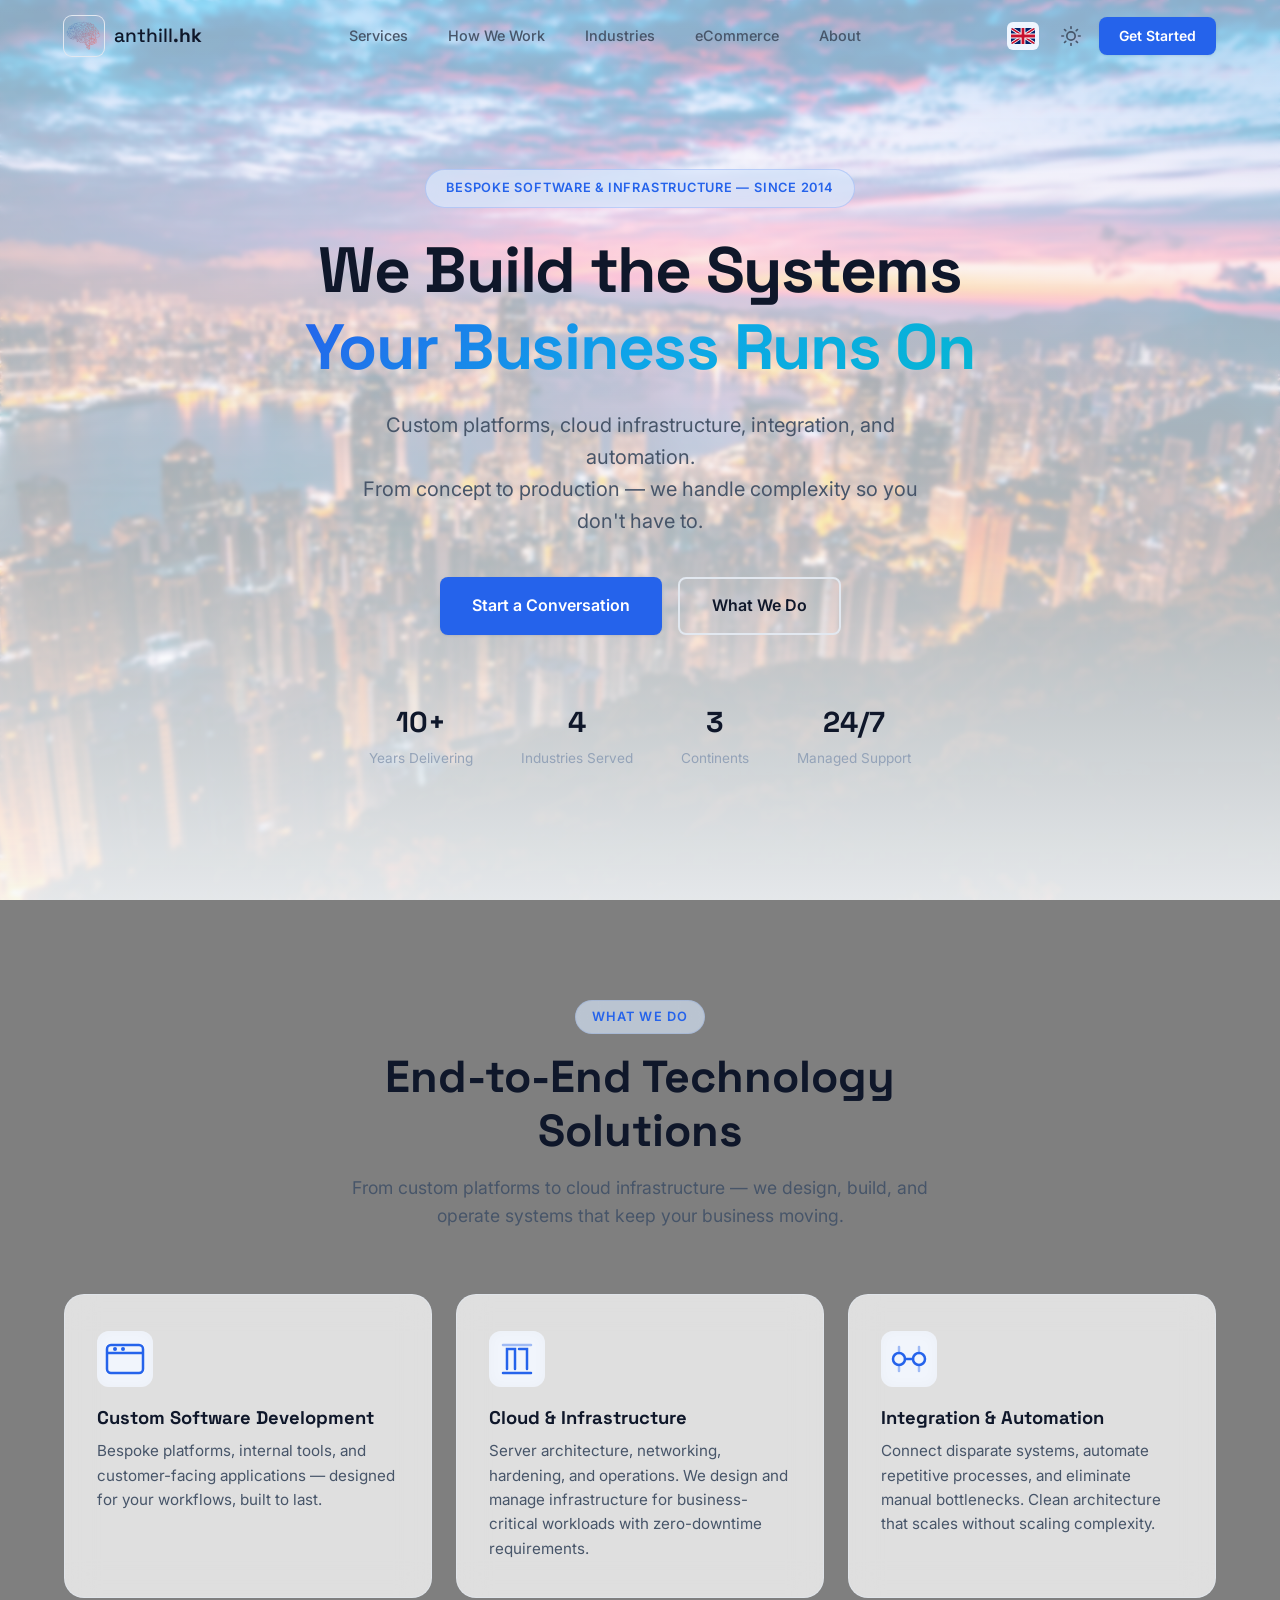
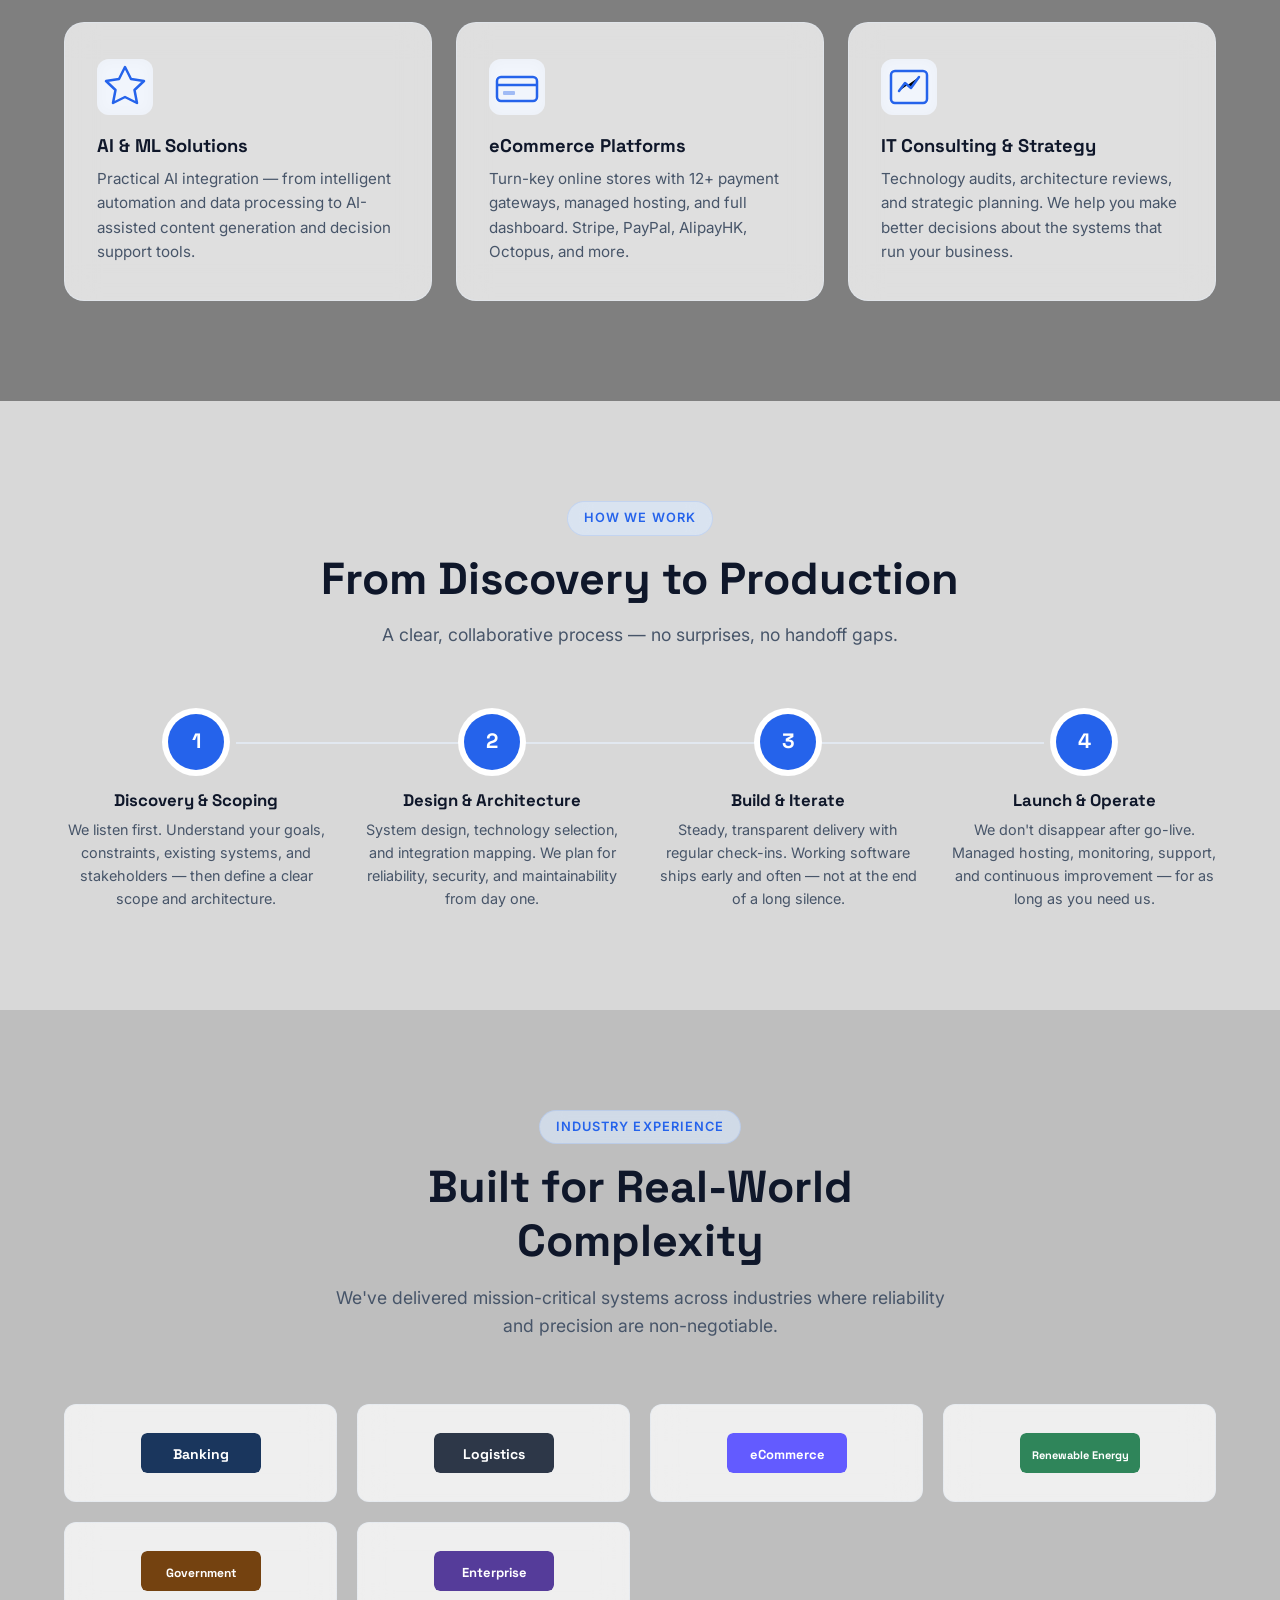
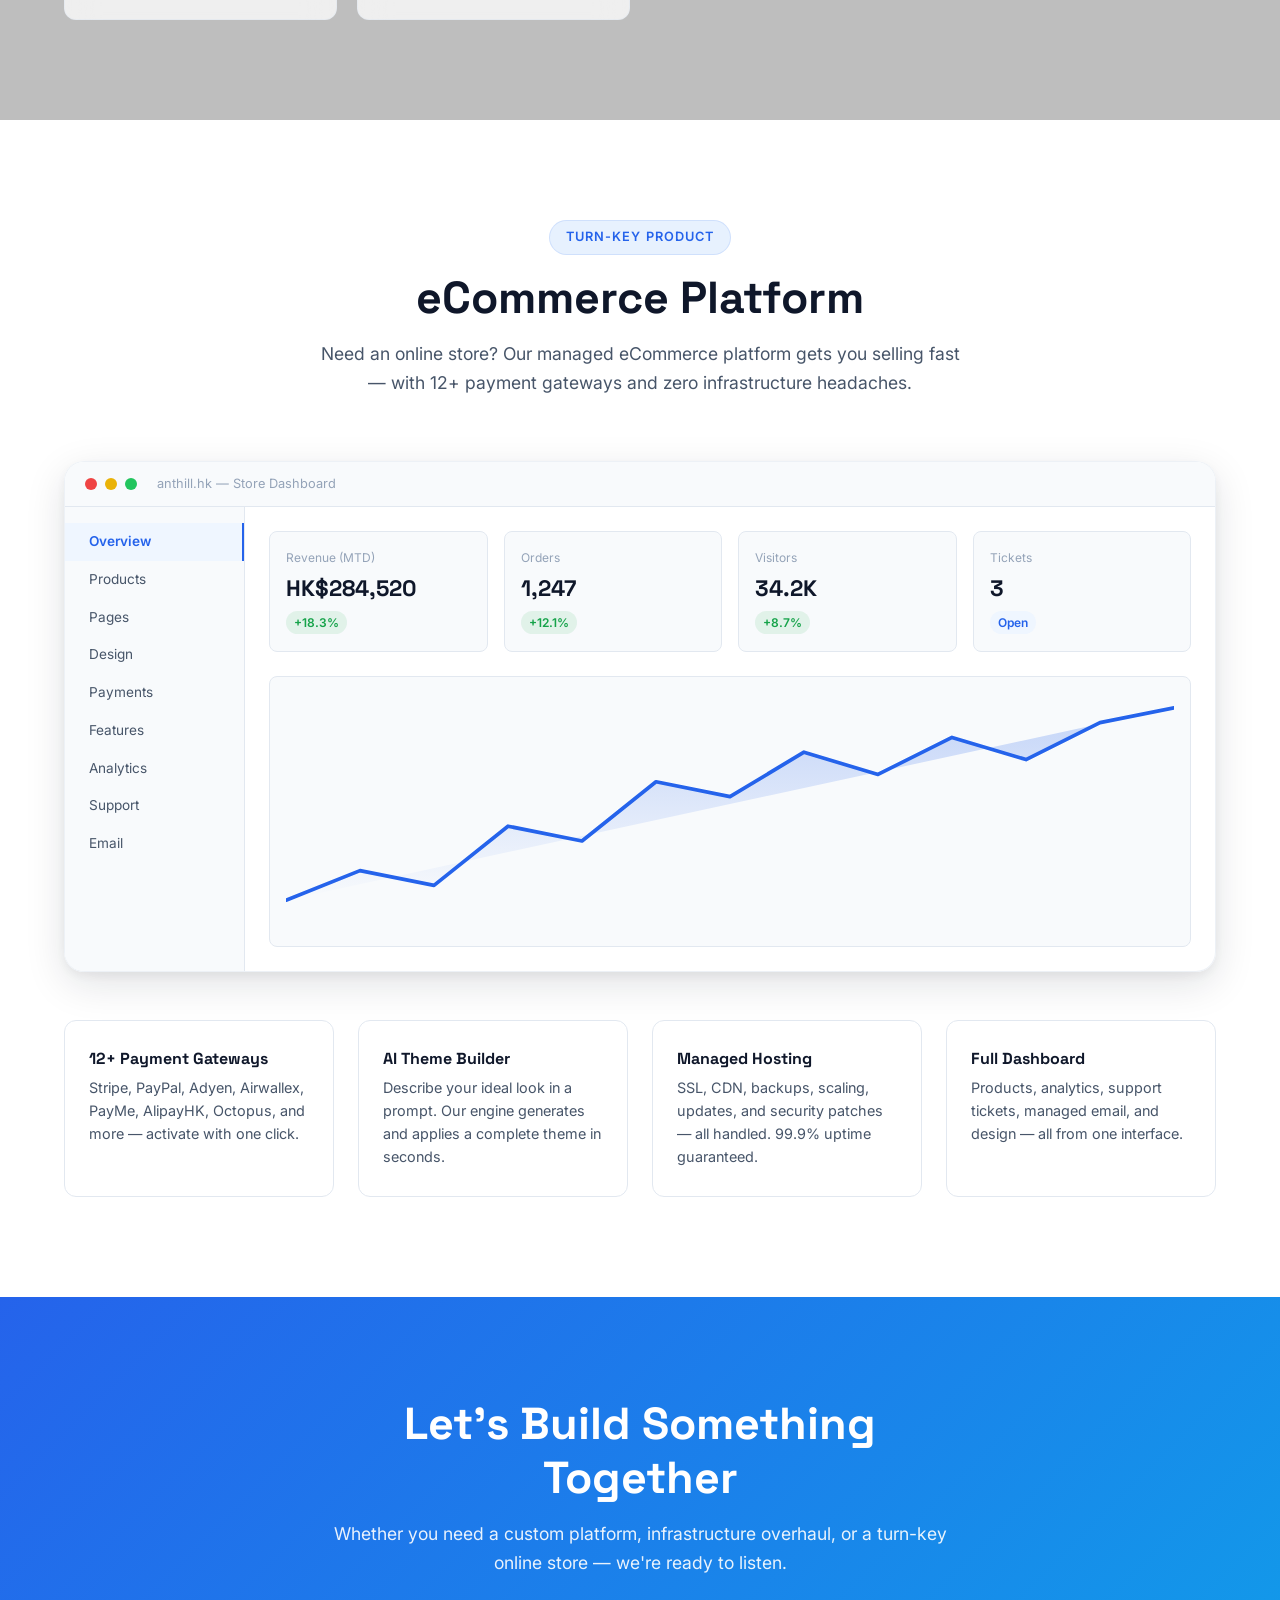
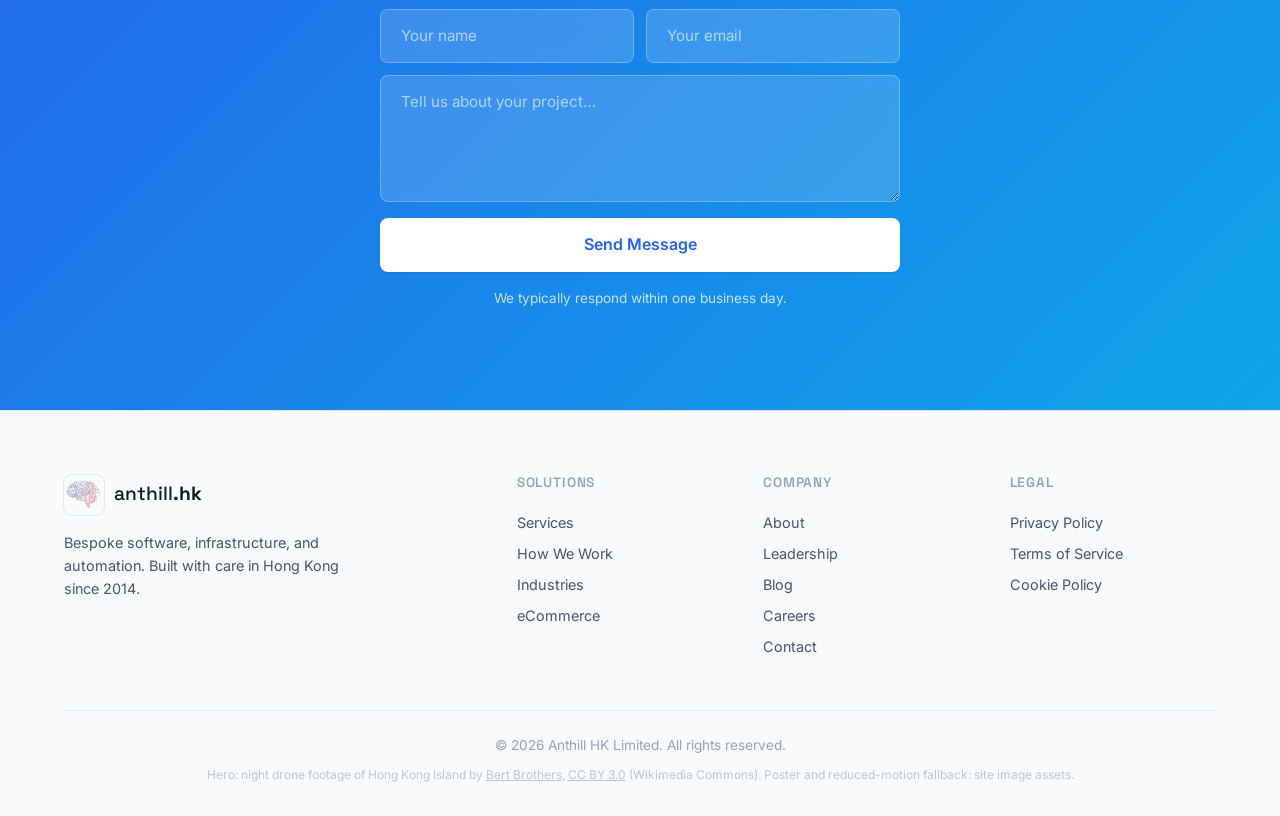
<file: index.html>
<!DOCTYPE html>
<html lang="en" data-theme="light">
<head>
  <meta charset="UTF-8">
  <meta name="viewport" content="width=device-width, initial-scale=1.0">
  <title>Anthill HK — Bespoke Software, Infrastructure &amp; Automation</title>
  <meta name="description" content="Anthill HK is a bespoke software development house. Custom platforms, cloud infrastructure, integration, automation, and eCommerce — since 2014.">
  <link rel="preconnect" href="https://fonts.googleapis.com">
  <link rel="preconnect" href="https://fonts.gstatic.com" crossorigin>
  <link href="https://fonts.googleapis.com/css2?family=Inter:wght@400;500;600;700;800&family=Space+Grotesk:wght@500;700&display=swap" rel="stylesheet">
  <link rel="stylesheet" href="css/theme.css">
  <link rel="stylesheet" href="css/main.css">
  <link rel="icon" type="image/png" href="assets/icons/favicon.png">
  <!-- Matomo analytics -->
  <script src="js/matomo.js" defer></script>
  <!-- SEO -->
  <link rel="canonical" href="https://anthill.hk/">
  <meta property="og:type" content="website">
  <meta property="og:url" content="https://anthill.hk/">
  <meta property="og:title" content="Anthill HK — Bespoke Software, Infrastructure &amp; Automation">
  <meta property="og:description" content="Custom platforms, cloud infrastructure, integration, automation, and eCommerce — built for complexity, designed to last. Since 2014.">
  <meta property="og:image" content="https://anthill.hk/assets/img/logo.png">
  <meta name="twitter:card" content="summary_large_image">
  <meta name="twitter:title" content="Anthill HK — Bespoke Software, Infrastructure &amp; Automation">
  <meta name="twitter:description" content="Custom platforms, cloud infrastructure, integration &amp; automation. Since 2014.">
  <meta name="twitter:image" content="https://anthill.hk/assets/img/logo.png">
  <!-- hreflang -->
  <link rel="alternate" hreflang="en" href="https://anthill.hk/">
  <link rel="alternate" hreflang="es" href="https://anthill.hk/es/">
  <link rel="alternate" hreflang="uk" href="https://anthill.hk/uk/">
  <link rel="alternate" hreflang="zh-Hant-HK" href="https://anthill.hk/hk/">
  <link rel="alternate" hreflang="x-default" href="https://anthill.hk/">
  <style>
    section#services {
     background-color: rgba(0,0,0,0.5);
    }

    section#how-it-works {
     background-color: rgba(127,127,127,0.3);
    }

    section#industries {
     background-color: rgba(127,127,127,0.5);
    }

    section#dashboard {
     background-color: rgba(0,0,0,0.3);
    }

    section#pricing {
     background-color: rgba(127,127,127,0.3);
    }
  </style>
  <!-- Structured data -->
  <script type="application/ld+json">
  {
    "@context": "https://schema.org",
    "@type": "Organization",
    "name": "Anthill HK Limited",
    "description": "Bespoke software development, cloud infrastructure, integration, and automation since 2014.",
    "url": "https://anthill.hk",
    "foundingDate": "2014",
    "areaServed": ["HK", "EU", "UA"],
    "knowsAbout": ["Software Development", "Cloud Infrastructure", "Systems Integration", "Automation", "eCommerce"]
  }
  </script>
</head>
<body>
  <!-- Matomo: image tracking when JavaScript is disabled -->
  <noscript>
    <p><img referrerpolicy="no-referrer-when-downgrade" src="https://matomo.matumi.anthill.hk/matomo.php?idsite=4&amp;rec=1" style="border:0;" alt="" /></p>
  </noscript>
  <!-- Skip to main content -->
  <a class="skip-link" href="#main">Skip to main content</a>
  <!-- ====== NAV ====== -->
  <header class="site-header" id="site-header">
    <div class="container nav-wrap">
      <a href="/" class="logo" aria-label="Anthill HK home">
        <img class="logo-img" src="assets/img/logo.png" alt="Anthill" width="40" height="40">
        <span class="logo-text">anthill<strong>.hk</strong></span>
      </a>
      <nav class="main-nav" id="main-nav" aria-label="Main navigation">
        <ul>
          <li><a href="#services">Services</a></li>
          <li><a href="#how-it-works">How We Work</a></li>
          <li><a href="#industries">Industries</a></li>
          <li><a href="#ecommerce">eCommerce</a></li>
          <li><a href="/about/">About</a></li>
        </ul>
      </nav>
      <div class="nav-actions">
        <div class="lang-switcher" aria-label="Site language, switch to:">
          <button class="lang-switcher-btn" type="button" aria-label="English" title="English"><svg viewBox="0 0 60 40" width="24" height="16"><rect width="60" height="40" fill="#012169"/><path d="M0 0l60 40M60 0L0 40" stroke="#fff" stroke-width="8"/><path d="M0 0l60 40M60 0L0 40" stroke="#C8102E" stroke-width="4"/><path d="M30 0v40M0 20h60" stroke="#fff" stroke-width="12"/><path d="M30 0v40M0 20h60" stroke="#C8102E" stroke-width="7"/></svg></button>
          <div class="lang-switcher-menu">
            <a href="/es/" title="Español" aria-label="Cambiar a Español"><svg viewBox="0 0 60 40" width="24" height="16"><rect width="60" height="10" fill="#AA151B"/><rect y="10" width="60" height="20" fill="#F1BF00"/><rect y="30" width="60" height="10" fill="#AA151B"/></svg></a>
            <a href="/uk/" title="Українська" aria-label="Перейти на Українську"><svg viewBox="0 0 60 40" width="24" height="16"><rect width="60" height="20" fill="#005BBB"/><rect y="20" width="60" height="20" fill="#FFD500"/></svg></a>
            <a href="/hk/" title="繁體中文" aria-label="Switch to 繁體中文"><svg viewBox="0 0 60 40" width="24" height="16"><rect width="60" height="40" fill="#DE2910"/><g fill="#fff" transform="translate(30,20)"><ellipse rx="3" ry="7"/><ellipse rx="3" ry="7" transform="rotate(72)"/><ellipse rx="3" ry="7" transform="rotate(144)"/><ellipse rx="3" ry="7" transform="rotate(216)"/><ellipse rx="3" ry="7" transform="rotate(288)"/></g></svg></a>
          </div>
        </div>
        <button class="btn-icon theme-toggle" id="theme-toggle" aria-label="Toggle dark mode" title="Toggle dark mode">
          <svg class="icon-sun" viewBox="0 0 24 24" width="20" height="20"><circle cx="12" cy="12" r="5" stroke="currentColor" stroke-width="2" fill="none"/><g stroke="currentColor" stroke-width="2" stroke-linecap="round"><line x1="12" y1="1" x2="12" y2="3"/><line x1="12" y1="21" x2="12" y2="23"/><line x1="4.22" y1="4.22" x2="5.64" y2="5.64"/><line x1="18.36" y1="18.36" x2="19.78" y2="19.78"/><line x1="1" y1="12" x2="3" y2="12"/><line x1="21" y1="12" x2="23" y2="12"/><line x1="4.22" y1="19.78" x2="5.64" y2="18.36"/><line x1="18.36" y1="5.64" x2="19.78" y2="4.22"/></g></svg>
          <svg class="icon-moon" viewBox="0 0 24 24" width="20" height="20"><path d="M21 12.79A9 9 0 1111.21 3a7 7 0 009.79 9.79z" stroke="currentColor" stroke-width="2" fill="none" stroke-linejoin="round"/></svg>
        </button>
        <a href="#contact" class="btn btn-primary btn-sm">Get Started</a>
        <button class="btn-icon mobile-menu-toggle" id="mobile-menu-toggle" aria-label="Toggle menu" aria-expanded="false" aria-controls="main-nav" aria-haspopup="true">
          <span></span><span></span><span></span>
        </button>
      </div>
    </div>
  </header>

  <main id="main">
  <!-- ====== HERO ====== -->
  <section class="hero" id="hero">
    <div class="hero-bg-media" aria-hidden="true">
      <video class="hero-video" autoplay muted loop playsinline preload="auto" poster="assets/img/hero-bg.jpg">
        <source src="https://upload.wikimedia.org/wikipedia/commons/transcoded/8/8d/Hong_Kong_Island_Night_Cityscape_2020.webm/Hong_Kong_Island_Night_Cityscape_2020.webm.360p.webm" type="video/webm">
      </video>
    </div>
    <div class="hero-overlay" aria-hidden="true"></div>
    <div class="container hero-content">
      <div class="hero-badge">Bespoke Software &amp; Infrastructure — Since 2014</div>
      <h1>We Build the Systems<br><span class="gradient-text">Your Business Runs On</span></h1>
      <p class="hero-sub">Custom platforms, cloud infrastructure, integration, and automation.<br>From concept to production — we handle complexity so you don't have to.</p>
      <div class="hero-actions">
        <a href="#contact" class="btn btn-primary btn-lg">Start a Conversation</a>
        <a href="#services" class="btn btn-outline btn-lg">What We Do</a>
      </div>
      <div class="hero-stats">
        <div class="stat"><strong>10+</strong><span>Years Delivering</span></div>
        <div class="stat"><strong>4</strong><span>Industries Served</span></div>
        <div class="stat"><strong>3</strong><span>Continents</span></div>
        <div class="stat"><strong>24/7</strong><span>Managed Support</span></div>
      </div>
    </div>
  </section>

  <!-- ====== SERVICES ====== -->
  <section class="section services" id="services">
    <div class="container">
      <div class="section-header">
        <span class="section-tag">What We Do</span>
        <h2>End-to-End Technology Solutions</h2>
        <p>From custom platforms to cloud infrastructure — we design, build, and operate systems that keep your business moving.</p>
      </div>
      <div class="services-grid">
        <div class="service-card" data-animate>
          <div class="service-icon">
            <svg viewBox="0 0 48 48" width="48" height="48"><rect x="6" y="10" width="36" height="28" rx="4" stroke="currentColor" stroke-width="2.5" fill="none"/><path d="M6 18h36" stroke="currentColor" stroke-width="2.5"/><circle cx="14" cy="14" r="2" fill="currentColor"/><circle cx="22" cy="14" r="2" fill="currentColor"/></svg>
          </div>
          <h3>Custom Software Development</h3>
          <p>Bespoke platforms, internal tools, and customer-facing applications — designed for your workflows, built to last.</p>
        </div>
        <div class="service-card" data-animate>
          <div class="service-icon">
            <svg viewBox="0 0 48 48" width="48" height="48"><path d="M14 34V14h8v20M26 14h8v20" stroke="currentColor" stroke-width="2.5" stroke-linecap="round" fill="none"/><path d="M10 38h28" stroke="currentColor" stroke-width="2.5" stroke-linecap="round"/><path d="M10 10h28" stroke="currentColor" stroke-width="2.5" stroke-linecap="round" opacity=".4"/></svg>
          </div>
          <h3>Cloud &amp; Infrastructure</h3>
          <p>Server architecture, networking, hardening, and operations. We design and manage infrastructure for business-critical workloads with zero-downtime requirements.</p>
        </div>
        <div class="service-card" data-animate>
          <div class="service-icon">
            <svg viewBox="0 0 48 48" width="48" height="48"><circle cx="14" cy="24" r="6" stroke="currentColor" stroke-width="2.5" fill="none"/><circle cx="34" cy="24" r="6" stroke="currentColor" stroke-width="2.5" fill="none"/><path d="M20 24h8" stroke="currentColor" stroke-width="2.5" stroke-linecap="round"/><path d="M14 12v6M34 12v6M14 30v6M34 30v6" stroke="currentColor" stroke-width="2.5" stroke-linecap="round" opacity=".4"/></svg>
          </div>
          <h3>Integration &amp; Automation</h3>
          <p>Connect disparate systems, automate repetitive processes, and eliminate manual bottlenecks. Clean architecture that scales without scaling complexity.</p>
        </div>
        <div class="service-card" data-animate>
          <div class="service-icon">
            <svg viewBox="0 0 48 48" width="48" height="48"><path d="M24 4l6 12 13 2-9.5 9 2.5 13L24 34l-12 6 2.5-13L5 18l13-2z" stroke="currentColor" stroke-width="2.5" fill="none" stroke-linejoin="round"/></svg>
          </div>
          <h3>AI &amp; ML Solutions</h3>
          <p>Practical AI integration — from intelligent automation and data processing to AI-assisted content generation and decision support tools.</p>
        </div>
        <div class="service-card" data-animate>
          <div class="service-icon">
            <svg viewBox="0 0 48 48" width="48" height="48"><rect x="4" y="14" width="40" height="24" rx="4" stroke="currentColor" stroke-width="2.5" fill="none"/><path d="M4 22h40" stroke="currentColor" stroke-width="2.5"/><rect x="10" y="28" width="12" height="4" rx="1" fill="currentColor" opacity=".4"/></svg>
          </div>
          <h3>eCommerce Platforms</h3>
          <p>Turn-key online stores with 12+ payment gateways, managed hosting, and full dashboard. Stripe, PayPal, AlipayHK, Octopus, and more.</p>
        </div>
        <div class="service-card" data-animate>
          <div class="service-icon">
            <svg viewBox="0 0 48 48" width="48" height="48"><rect x="6" y="8" width="36" height="32" rx="4" stroke="currentColor" stroke-width="2.5" fill="none"/><path d="M14 28l6-8 6 5 8-11" stroke="currentColor" stroke-width="2.5" stroke-linecap="round" stroke-linejoin="round"/></svg>
          </div>
          <h3>IT Consulting &amp; Strategy</h3>
          <p>Technology audits, architecture reviews, and strategic planning. We help you make better decisions about the systems that run your business.</p>
        </div>
      </div>
    </div>
  </section>

  <!-- ====== HOW IT WORKS ====== -->
  <section class="section how-it-works" id="how-it-works">
    <div class="container">
      <div class="section-header">
        <span class="section-tag">How We Work</span>
        <h2>From Discovery to Production</h2>
        <p>A clear, collaborative process — no surprises, no handoff gaps.</p>
      </div>
      <div class="steps-track">
        <div class="step" data-animate>
          <div class="step-num">1</div>
          <div class="step-body">
            <h3>Discovery &amp; Scoping</h3>
            <p>We listen first. Understand your goals, constraints, existing systems, and stakeholders — then define a clear scope and architecture.</p>
          </div>
        </div>
        <div class="step" data-animate>
          <div class="step-num">2</div>
          <div class="step-body">
            <h3>Design &amp; Architecture</h3>
            <p>System design, technology selection, and integration mapping. We plan for reliability, security, and maintainability from day one.</p>
          </div>
        </div>
        <div class="step" data-animate>
          <div class="step-num">3</div>
          <div class="step-body">
            <h3>Build &amp; Iterate</h3>
            <p>Steady, transparent delivery with regular check-ins. Working software ships early and often — not at the end of a long silence.</p>
          </div>
        </div>
        <div class="step" data-animate>
          <div class="step-num">4</div>
          <div class="step-body">
            <h3>Launch &amp; Operate</h3>
            <p>We don't disappear after go-live. Managed hosting, monitoring, support, and continuous improvement — for as long as you need us.</p>
          </div>
        </div>
      </div>
    </div>
  </section>

  <!-- ====== INDUSTRIES ====== -->
  <section class="section payments" id="industries">
    <div class="container">
      <div class="section-header">
        <span class="section-tag">Industry Experience</span>
        <h2>Built for Real-World Complexity</h2>
        <p>We've delivered mission-critical systems across industries where reliability and precision are non-negotiable.</p>
      </div>
      <div class="payment-grid">
        <div class="payment-logo" data-animate><div class="payment-logo-inner"><svg viewBox="0 0 120 40" width="120" height="40"><rect rx="6" width="120" height="40" fill="#1a365d"/><text x="60" y="26" text-anchor="middle" fill="#fff" font-family="'Space Grotesk',sans-serif" font-weight="700" font-size="14">Banking</text></svg></div></div>
        <div class="payment-logo" data-animate><div class="payment-logo-inner"><svg viewBox="0 0 120 40" width="120" height="40"><rect rx="6" width="120" height="40" fill="#2d3748"/><text x="60" y="26" text-anchor="middle" fill="#fff" font-family="'Space Grotesk',sans-serif" font-weight="700" font-size="14">Logistics</text></svg></div></div>
        <div class="payment-logo" data-animate><div class="payment-logo-inner"><svg viewBox="0 0 120 40" width="120" height="40"><rect rx="6" width="120" height="40" fill="#635bff"/><text x="60" y="26" text-anchor="middle" fill="#fff" font-family="'Space Grotesk',sans-serif" font-weight="700" font-size="13">eCommerce</text></svg></div></div>
        <div class="payment-logo" data-animate><div class="payment-logo-inner"><svg viewBox="0 0 120 40" width="120" height="40"><rect rx="6" width="120" height="40" fill="#2f855a"/><text x="60" y="26" text-anchor="middle" fill="#fff" font-family="'Space Grotesk',sans-serif" font-weight="700" font-size="11">Renewable Energy</text></svg></div></div>
        <div class="payment-logo" data-animate><div class="payment-logo-inner"><svg viewBox="0 0 120 40" width="120" height="40"><rect rx="6" width="120" height="40" fill="#744210"/><text x="60" y="26" text-anchor="middle" fill="#fff" font-family="'Space Grotesk',sans-serif" font-weight="700" font-size="12">Government</text></svg></div></div>
        <div class="payment-logo" data-animate><div class="payment-logo-inner"><svg viewBox="0 0 120 40" width="120" height="40"><rect rx="6" width="120" height="40" fill="#553c9a"/><text x="60" y="26" text-anchor="middle" fill="#fff" font-family="'Space Grotesk',sans-serif" font-weight="700" font-size="13">Enterprise</text></svg></div></div>
      </div>
    </div>
  </section>

  <!-- ====== ECOMMERCE ====== -->
  <section class="section dashboard" id="ecommerce">
    <div class="container">
      <div class="section-header">
        <span class="section-tag">Turn-Key Product</span>
        <h2>eCommerce Platform</h2>
        <p>Need an online store? Our managed eCommerce platform gets you selling fast — with 12+ payment gateways and zero infrastructure headaches.</p>
      </div>
      <div class="dashboard-preview" data-animate>
        <div class="dash-window">
          <div class="dash-titlebar">
            <span class="dot red"></span>
            <span class="dot yellow"></span>
            <span class="dot green"></span>
            <span class="dash-title">anthill.hk — Store Dashboard</span>
          </div>
          <div class="dash-body">
            <aside class="dash-sidebar" id="dash-sidebar">
              <div class="dash-nav-item active" data-tab="overview">Overview</div>
              <div class="dash-nav-item" data-tab="products">Products</div>
              <div class="dash-nav-item" data-tab="pages">Pages</div>
              <div class="dash-nav-item" data-tab="design">Design</div>
              <div class="dash-nav-item" data-tab="payments">Payments</div>
              <div class="dash-nav-item" data-tab="features">Features</div>
              <div class="dash-nav-item" data-tab="analytics">Analytics</div>
              <div class="dash-nav-item" data-tab="support">Support</div>
              <div class="dash-nav-item" data-tab="email">Email</div>
            </aside>
            <div class="dash-main" id="dash-main">
              <div class="dash-cards">
                <div class="dash-metric">
                  <span class="dash-metric-label">Revenue (MTD)</span>
                  <span class="dash-metric-value">HK$284,520</span>
                  <span class="dash-metric-change positive">+18.3%</span>
                </div>
                <div class="dash-metric">
                  <span class="dash-metric-label">Orders</span>
                  <span class="dash-metric-value">1,247</span>
                  <span class="dash-metric-change positive">+12.1%</span>
                </div>
                <div class="dash-metric">
                  <span class="dash-metric-label">Visitors</span>
                  <span class="dash-metric-value">34.2K</span>
                  <span class="dash-metric-change positive">+8.7%</span>
                </div>
                <div class="dash-metric">
                  <span class="dash-metric-label">Tickets</span>
                  <span class="dash-metric-value">3</span>
                  <span class="dash-metric-change neutral">Open</span>
                </div>
              </div>
              <div class="dash-chart">
                <svg viewBox="0 0 600 160" preserveAspectRatio="none" class="chart-line">
                  <polyline points="0,140 50,120 100,130 150,90 200,100 250,60 300,70 350,40 400,55 450,30 500,45 550,20 600,10" fill="none" stroke="var(--accent)" stroke-width="2.5" stroke-linecap="round" stroke-linejoin="round"/>
                  <polyline points="0,140 50,120 100,130 150,90 200,100 250,60 300,70 350,40 400,55 450,30 500,45 550,20 600,10" fill="url(#chart-fill)" stroke="none"/>
                  <defs><linearGradient id="chart-fill" x1="0" y1="0" x2="0" y2="1"><stop offset="0%" stop-color="var(--accent)" stop-opacity="0.25"/><stop offset="100%" stop-color="var(--accent)" stop-opacity="0"/></linearGradient></defs>
                </svg>
              </div>
            </div>
          </div>
        </div>
      </div>
      <div class="dashboard-features">
        <div class="dash-feature" data-animate>
          <h4>12+ Payment Gateways</h4>
          <p>Stripe, PayPal, Adyen, Airwallex, PayMe, AlipayHK, Octopus, and more — activate with one click.</p>
        </div>
        <div class="dash-feature" data-animate>
          <h4>AI Theme Builder</h4>
          <p>Describe your ideal look in a prompt. Our engine generates and applies a complete theme in seconds.</p>
        </div>
        <div class="dash-feature" data-animate>
          <h4>Managed Hosting</h4>
          <p>SSL, CDN, backups, scaling, updates, and security patches — all handled. 99.9% uptime guaranteed.</p>
        </div>
        <div class="dash-feature" data-animate>
          <h4>Full Dashboard</h4>
          <p>Products, analytics, support tickets, managed email, and design — all from one interface.</p>
        </div>
      </div>
    </div>
  </section>

  <!-- ====== CTA / CONTACT ====== -->
  <section class="section cta" id="contact">
    <div class="container">
      <div class="cta-inner">
        <h2>Let's Build Something Together</h2>
        <p>Whether you need a custom platform, infrastructure overhaul, or a turn-key online store — we're ready to listen.</p>
        <form class="contact-form" id="contact-form">
          <div class="form-row">
            <input type="text" name="name" placeholder="Your name" required aria-label="Your name">
            <input type="email" name="email" placeholder="Your email" required aria-label="Email address">
          </div>
          <div class="form-row full">
            <textarea name="message" placeholder="Tell us about your project…" rows="4" required aria-label="Message"></textarea>
          </div>
          <div class="form-row full">
            <button type="submit" class="btn btn-primary btn-lg btn-block">Send Message</button>
          </div>
          <p class="form-note">We typically respond within one business day.</p>
        </form>
      </div>
    </div>
  </section>
  </main>

  <!-- ====== FOOTER ====== -->
  <footer class="site-footer">
    <div class="container">
      <div class="footer-grid">
        <div class="footer-brand">
          <a href="/" class="logo">
            <img class="logo-img" src="assets/img/logo.png" alt="Anthill" width="40" height="40">
            <span class="logo-text">anthill<strong>.hk</strong></span>
          </a>
          <p>Bespoke software, infrastructure, and automation. Built with care in Hong Kong since 2014.</p>
        </div>
        <div class="footer-links">
          <h4>Solutions</h4>
          <ul>
            <li><a href="#services">Services</a></li>
            <li><a href="#how-it-works">How We Work</a></li>
            <li><a href="#industries">Industries</a></li>
            <li><a href="#ecommerce">eCommerce</a></li>
          </ul>
        </div>
        <div class="footer-links">
          <h4>Company</h4>
          <ul>
            <li><a href="/about/">About</a></li>
            <li><a href="/team/yevgen-trotsan/">Leadership</a></li>
            <li><a href="#">Blog</a></li>
            <li><a href="#">Careers</a></li>
            <li><a href="#contact">Contact</a></li>
          </ul>
        </div>
        <div class="footer-links">
          <h4>Legal</h4>
          <ul>
            <li><a href="#">Privacy Policy</a></li>
            <li><a href="#">Terms of Service</a></li>
            <li><a href="#">Cookie Policy</a></li>
          </ul>
        </div>
      </div>
      <div class="footer-bottom">
        <p>&copy; 2026 Anthill HK Limited. All rights reserved.</p>
        <p class="photo-credit">Hero: night drone footage of Hong Kong Island by <a href="https://commons.wikimedia.org/wiki/File:Hong_Kong_Island_Night_Cityscape_2020.webm" target="_blank" rel="noopener">Bert Brothers</a>, <a href="https://creativecommons.org/licenses/by/3.0/" target="_blank" rel="noopener">CC&nbsp;BY&nbsp;3.0</a> (Wikimedia Commons). Poster and reduced-motion fallback: site image assets.</p>
      </div>
    </div>
  </footer>

  <script src="js/config.js"></script>
  <script src="js/main.js"></script>
</body>
</html>
</file>
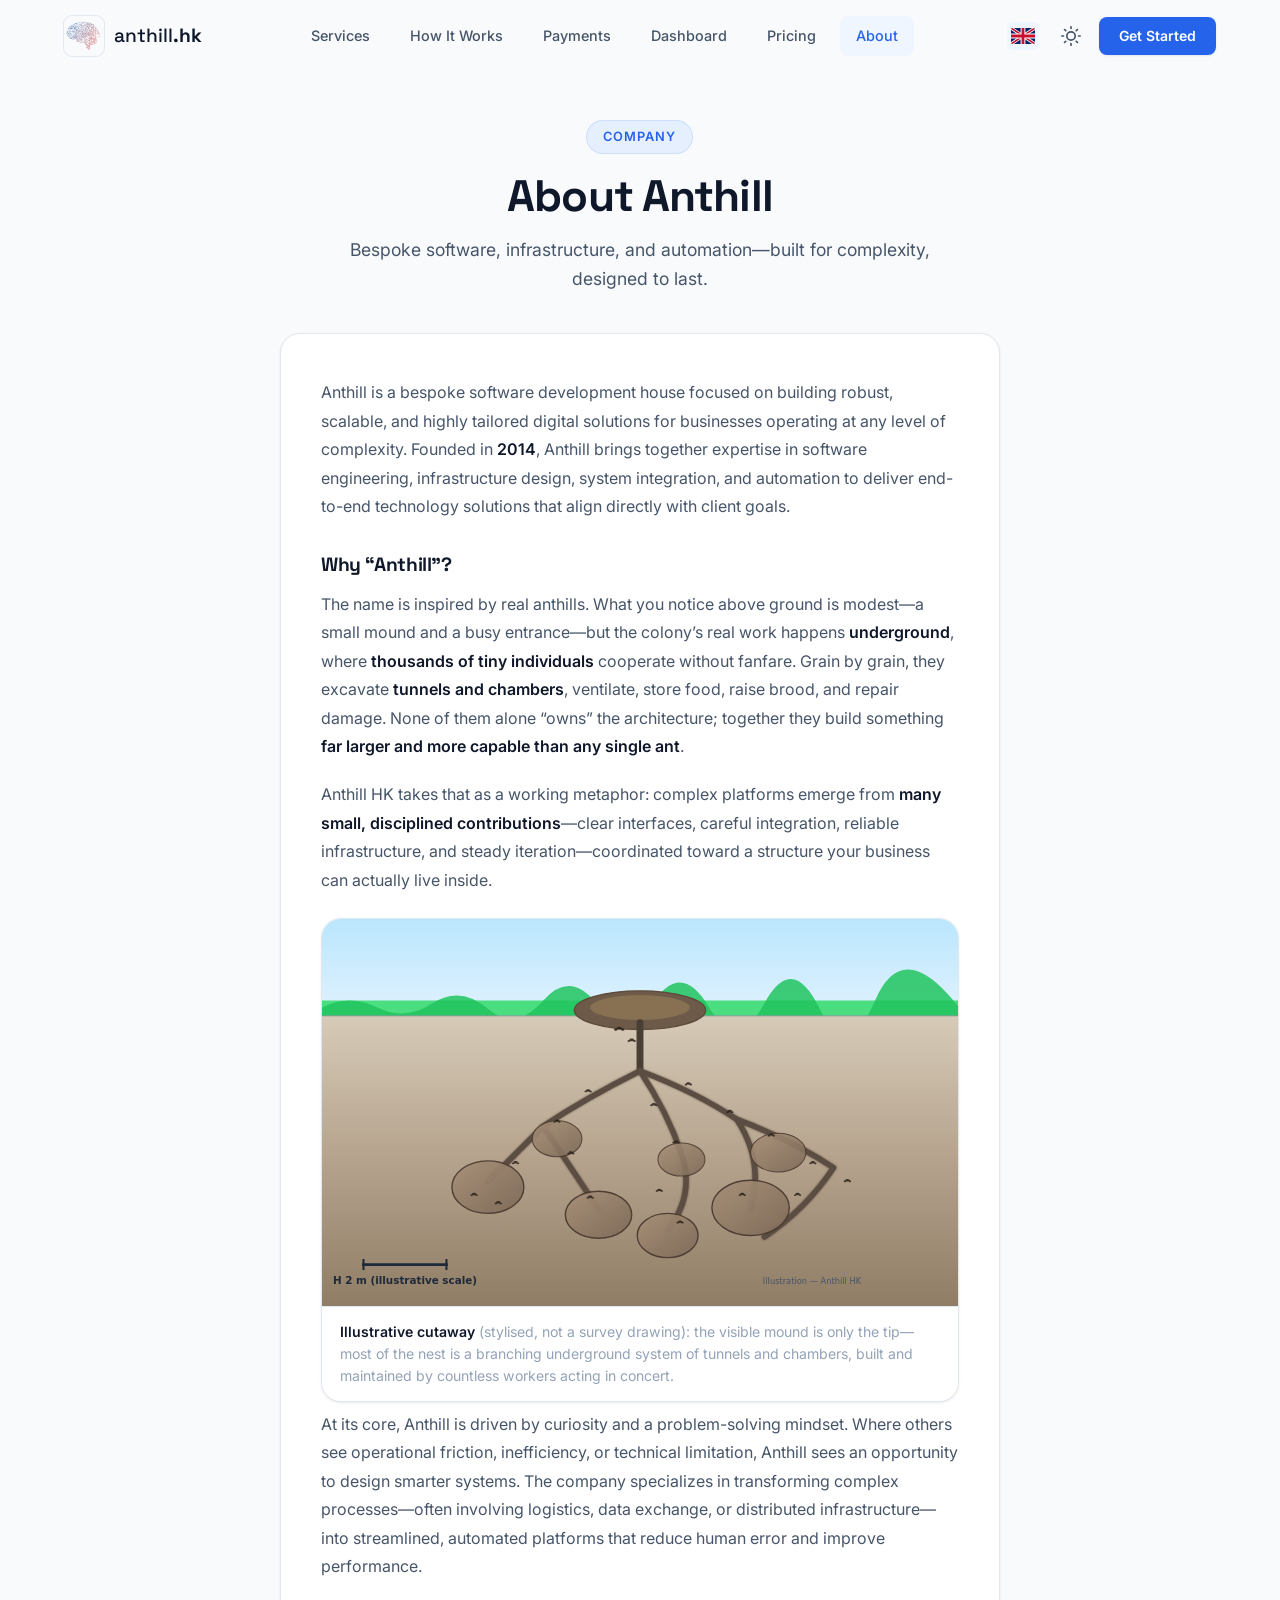
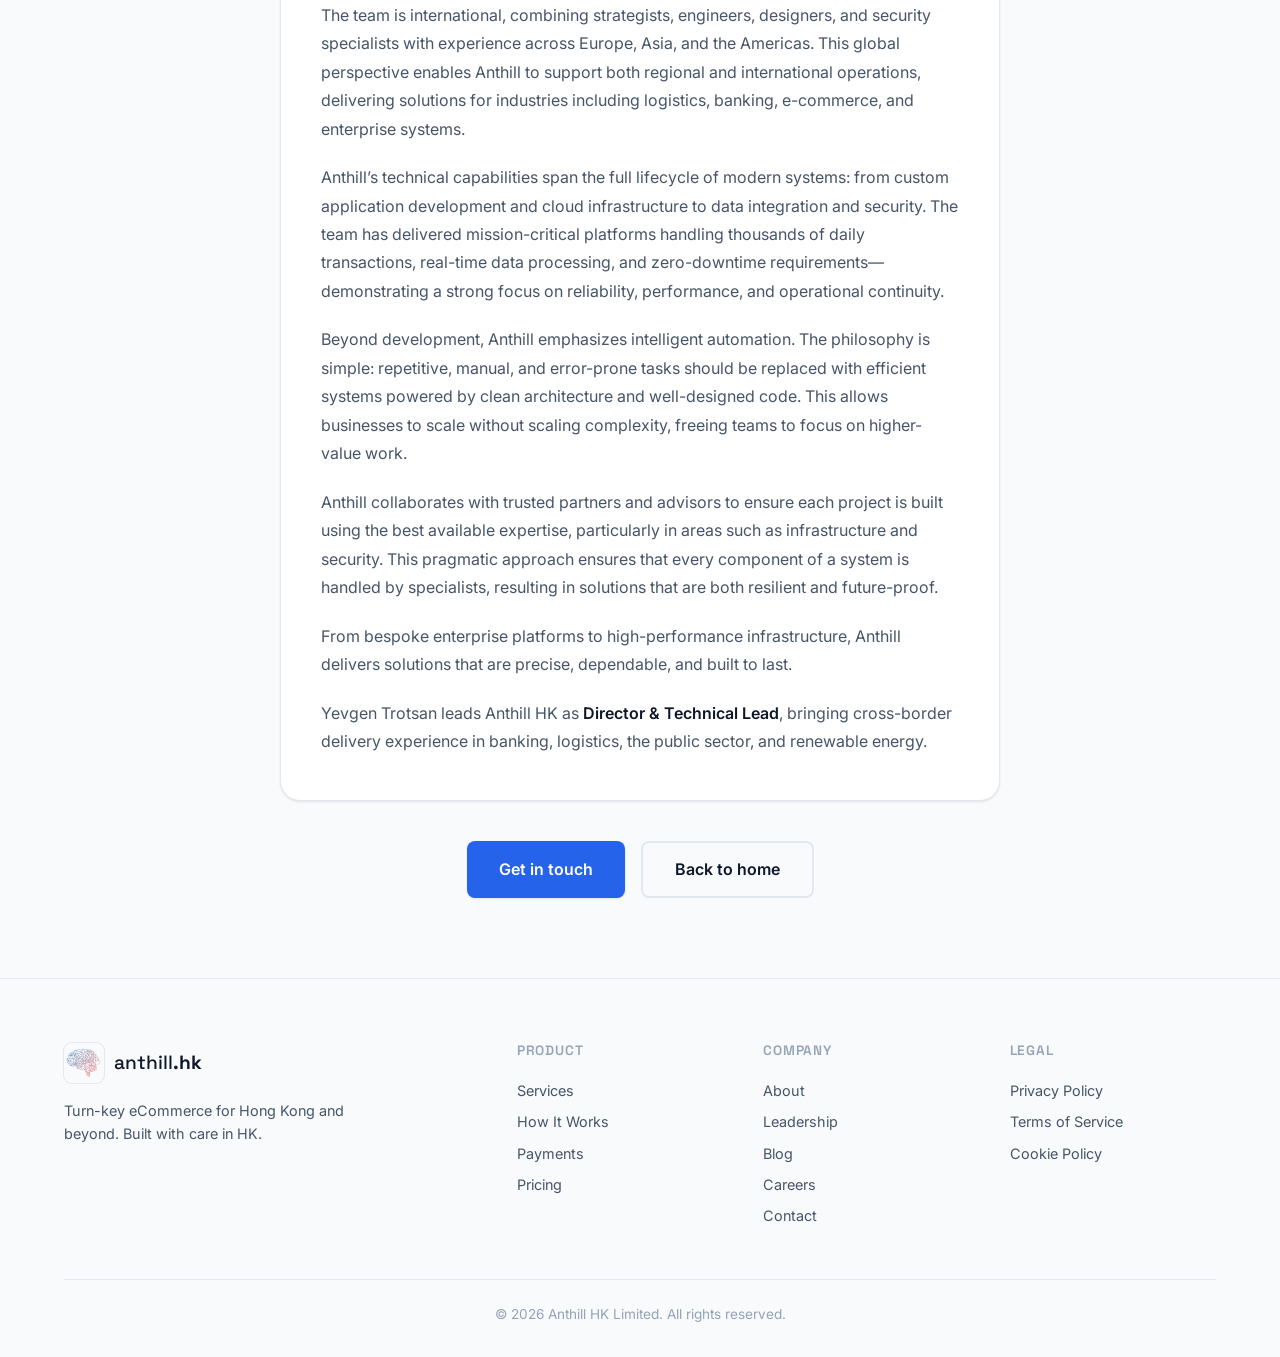
<file: about/index.html>
<!DOCTYPE html>
<html lang="en" data-theme="light">
<head>
  <meta charset="UTF-8">
  <meta name="viewport" content="width=device-width, initial-scale=1.0">
  <title>About Anthill — Anthill HK</title>
  <meta name="description" content="Anthill is a bespoke software development house founded in 2014. Custom platforms, cloud infrastructure, integration, and automation for logistics, banking, e-commerce, and enterprise.">
  <link rel="preconnect" href="https://fonts.googleapis.com">
  <link rel="preconnect" href="https://fonts.gstatic.com" crossorigin>
  <link href="https://fonts.googleapis.com/css2?family=Inter:wght@400;500;600;700;800&family=Space+Grotesk:wght@500;700&display=swap" rel="stylesheet">
  <link rel="stylesheet" href="../css/theme.css">
  <link rel="stylesheet" href="../css/main.css">
  <link rel="icon" type="image/png" href="../assets/icons/favicon.png">
  <script src="../js/matomo.js" defer></script>
  <link rel="canonical" href="https://anthill.hk/about/">
  <meta property="og:type" content="website">
  <meta property="og:url" content="https://anthill.hk/about/">
  <meta property="og:title" content="About Anthill — Anthill HK">
  <meta property="og:description" content="Bespoke software development, infrastructure, and automation since 2014.">
  <meta property="og:image" content="https://anthill.hk/assets/img/logo.png">
  <meta name="twitter:card" content="summary_large_image">
  <link rel="alternate" hreflang="en" href="https://anthill.hk/about/">
  <link rel="alternate" hreflang="es" href="https://anthill.hk/es/about/">
  <link rel="alternate" hreflang="uk" href="https://anthill.hk/uk/about/">
  <link rel="alternate" hreflang="zh-Hant-HK" href="https://anthill.hk/hk/about/">
  <link rel="alternate" hreflang="x-default" href="https://anthill.hk/about/">
  <script type="application/ld+json">
  {"@context":"https://schema.org","@type":"AboutPage","name":"About Anthill","url":"https://anthill.hk/about/","isPartOf":{"@type":"WebSite","name":"Anthill HK","url":"https://anthill.hk"}}
  </script>
</head>
<body>
  <noscript>
    <p><img referrerpolicy="no-referrer-when-downgrade" src="https://matomo.matumi.anthill.hk/matomo.php?idsite=4&amp;rec=1" style="border:0;" alt="" /></p>
  </noscript>
  <a class="skip-link" href="#main">Skip to main content</a>
  <header class="site-header scrolled" id="site-header">
    <div class="container nav-wrap">
      <a href="/" class="logo" aria-label="Anthill HK home">
        <img class="logo-img" src="../assets/img/logo.png" alt="Anthill" width="40" height="40">
        <span class="logo-text">anthill<strong>.hk</strong></span>
      </a>
      <nav class="main-nav" id="main-nav" aria-label="Main navigation">
        <ul>
          <li><a href="/#services">Services</a></li>
          <li><a href="/#how-it-works">How It Works</a></li>
          <li><a href="/#payments">Payments</a></li>
          <li><a href="/#dashboard">Dashboard</a></li>
          <li><a href="/#pricing">Pricing</a></li>
          <li><a href="/about/" class="active" aria-current="page">About</a></li>
        </ul>
      </nav>
      <div class="nav-actions">
        <div class="lang-switcher" aria-label="Site language, switch to:">
          <button class="lang-switcher-btn" type="button" aria-label="English" title="English"><svg viewBox="0 0 60 40" width="24" height="16"><rect width="60" height="40" fill="#012169"/><path d="M0 0l60 40M60 0L0 40" stroke="#fff" stroke-width="8"/><path d="M0 0l60 40M60 0L0 40" stroke="#C8102E" stroke-width="4"/><path d="M30 0v40M0 20h60" stroke="#fff" stroke-width="12"/><path d="M30 0v40M0 20h60" stroke="#C8102E" stroke-width="7"/></svg></button>
          <div class="lang-switcher-menu">
            <a href="/es/about/" title="Español" aria-label="Cambiar a Español"><svg viewBox="0 0 60 40" width="24" height="16"><rect width="60" height="10" fill="#AA151B"/><rect y="10" width="60" height="20" fill="#F1BF00"/><rect y="30" width="60" height="10" fill="#AA151B"/></svg></a>
            <a href="/uk/about/" title="Українська" aria-label="Перейти на Українську"><svg viewBox="0 0 60 40" width="24" height="16"><rect width="60" height="20" fill="#005BBB"/><rect y="20" width="60" height="20" fill="#FFD500"/></svg></a>
            <a href="/hk/about/" title="繁體中文" aria-label="Switch to 繁體中文"><svg viewBox="0 0 60 40" width="24" height="16"><rect width="60" height="40" fill="#DE2910"/><g fill="#fff" transform="translate(30,20)"><ellipse rx="3" ry="7"/><ellipse rx="3" ry="7" transform="rotate(72)"/><ellipse rx="3" ry="7" transform="rotate(144)"/><ellipse rx="3" ry="7" transform="rotate(216)"/><ellipse rx="3" ry="7" transform="rotate(288)"/></g></svg></a>
          </div>
        </div>
        <button class="btn-icon theme-toggle" id="theme-toggle" aria-label="Toggle dark mode" title="Toggle dark mode">
          <svg class="icon-sun" viewBox="0 0 24 24" width="20" height="20"><circle cx="12" cy="12" r="5" stroke="currentColor" stroke-width="2" fill="none"/><g stroke="currentColor" stroke-width="2" stroke-linecap="round"><line x1="12" y1="1" x2="12" y2="3"/><line x1="12" y1="21" x2="12" y2="23"/><line x1="4.22" y1="4.22" x2="5.64" y2="5.64"/><line x1="18.36" y1="18.36" x2="19.78" y2="19.78"/><line x1="1" y1="12" x2="3" y2="12"/><line x1="21" y1="12" x2="23" y2="12"/><line x1="4.22" y1="19.78" x2="5.64" y2="18.36"/><line x1="18.36" y1="5.64" x2="19.78" y2="4.22"/></g></svg>
          <svg class="icon-moon" viewBox="0 0 24 24" width="20" height="20"><path d="M21 12.79A9 9 0 1111.21 3a7 7 0 009.79 9.79z" stroke="currentColor" stroke-width="2" fill="none" stroke-linejoin="round"/></svg>
        </button>
        <a href="/#contact" class="btn btn-primary btn-sm">Get Started</a>
        <button class="btn-icon mobile-menu-toggle" id="mobile-menu-toggle" aria-label="Toggle menu" aria-expanded="false" aria-controls="main-nav" aria-haspopup="true">
          <span></span><span></span><span></span>
        </button>
      </div>
    </div>
  </header>

  <main id="main">
    <article class="section page-about">
      <div class="container">
        <header class="page-about-header">
          <span class="section-tag">Company</span>
          <h1>About Anthill</h1>
          <p class="page-about-lead">Bespoke software, infrastructure, and automation—built for complexity, designed to last.</p>
        </header>
        <div class="about-prose">
          <p>Anthill is a bespoke software development house focused on building robust, scalable, and highly tailored digital solutions for businesses operating at any level of complexity. Founded in <strong>2014</strong>, Anthill brings together expertise in software engineering, infrastructure design, system integration, and automation to deliver end-to-end technology solutions that align directly with client goals.</p>

          <h2>Why &ldquo;Anthill&rdquo;?</h2>
          <p>The name is inspired by real anthills. What you notice above ground is modest—a small mound and a busy entrance—but the colony&rsquo;s real work happens <strong>underground</strong>, where <strong>thousands of tiny individuals</strong> cooperate without fanfare. Grain by grain, they excavate <strong>tunnels and chambers</strong>, ventilate, store food, raise brood, and repair damage. None of them alone &ldquo;owns&rdquo; the architecture; together they build something <strong>far larger and more capable than any single ant</strong>.</p>
          <p>Anthill HK takes that as a working metaphor: complex platforms emerge from <strong>many small, disciplined contributions</strong>—clear interfaces, careful integration, reliable infrastructure, and steady iteration—coordinated toward a structure your business can actually live inside.</p>
          <figure class="about-figure">
            <img src="../assets/img/anthill-nest-cutaway.svg" width="920" height="560" loading="lazy" decoding="async" alt="Cutaway illustration of an anthill: grass and entrance mound above ground, and below ground a network of tunnels connecting multiple oval chambers, with many small worker ants shown for scale.">
            <figcaption><strong>Illustrative cutaway</strong> (stylised, not a survey drawing): the visible mound is only the tip—most of the nest is a branching underground system of tunnels and chambers, built and maintained by countless workers acting in concert.</figcaption>
          </figure>

          <p>At its core, Anthill is driven by curiosity and a problem-solving mindset. Where others see operational friction, inefficiency, or technical limitation, Anthill sees an opportunity to design smarter systems. The company specializes in transforming complex processes—often involving logistics, data exchange, or distributed infrastructure—into streamlined, automated platforms that reduce human error and improve performance.</p>
          <p>The team is international, combining strategists, engineers, designers, and security specialists with experience across Europe, Asia, and the Americas. This global perspective enables Anthill to support both regional and international operations, delivering solutions for industries including logistics, banking, e-commerce, and enterprise systems.</p>
          <p>Anthill’s technical capabilities span the full lifecycle of modern systems: from custom application development and cloud infrastructure to data integration and security. The team has delivered mission-critical platforms handling thousands of daily transactions, real-time data processing, and zero-downtime requirements—demonstrating a strong focus on reliability, performance, and operational continuity.</p>
          <p>Beyond development, Anthill emphasizes intelligent automation. The philosophy is simple: repetitive, manual, and error-prone tasks should be replaced with efficient systems powered by clean architecture and well-designed code. This allows businesses to scale without scaling complexity, freeing teams to focus on higher-value work.</p>
          <p>Anthill collaborates with trusted partners and advisors to ensure each project is built using the best available expertise, particularly in areas such as infrastructure and security. This pragmatic approach ensures that every component of a system is handled by specialists, resulting in solutions that are both resilient and future-proof.</p>
          <p>From bespoke enterprise platforms to high-performance infrastructure, Anthill delivers solutions that are precise, dependable, and built to last.</p>
          <p><a href="/team/yevgen-trotsan/">Yevgen Trotsan</a> leads Anthill HK as <strong>Director &amp; Technical Lead</strong>, bringing cross-border delivery experience in banking, logistics, the public sector, and renewable energy.</p>
        </div>
        <div class="page-about-actions">
          <a href="/#contact" class="btn btn-primary btn-lg">Get in touch</a>
          <a href="/" class="btn btn-outline btn-lg">Back to home</a>
        </div>
      </div>
    </article>
  </main>

  <footer class="site-footer">
    <div class="container">
      <div class="footer-grid">
        <div class="footer-brand">
          <a href="/" class="logo">
            <img class="logo-img" src="../assets/img/logo.png" alt="Anthill" width="40" height="40">
            <span class="logo-text">anthill<strong>.hk</strong></span>
          </a>
          <p>Turn-key eCommerce for Hong Kong and beyond. Built with care in HK.</p>
        </div>
        <div class="footer-links">
          <h4>Product</h4>
          <ul>
            <li><a href="/#services">Services</a></li>
            <li><a href="/#how-it-works">How It Works</a></li>
            <li><a href="/#payments">Payments</a></li>
            <li><a href="/#pricing">Pricing</a></li>
          </ul>
        </div>
        <div class="footer-links">
          <h4>Company</h4>
          <ul>
            <li><a href="/about/" aria-current="page">About</a></li>
            <li><a href="/team/yevgen-trotsan/">Leadership</a></li>
            <li><a href="#">Blog</a></li>
            <li><a href="#">Careers</a></li>
            <li><a href="/#contact">Contact</a></li>
          </ul>
        </div>
        <div class="footer-links">
          <h4>Legal</h4>
          <ul>
            <li><a href="#">Privacy Policy</a></li>
            <li><a href="#">Terms of Service</a></li>
            <li><a href="#">Cookie Policy</a></li>
          </ul>
        </div>
      </div>
      <div class="footer-bottom">
        <p>&copy; 2026 Anthill HK Limited. All rights reserved.</p>
      </div>
    </div>
  </footer>

  <script src="../js/config.js"></script>
  <script src="../js/main.js"></script>
</body>
</html>
</file>
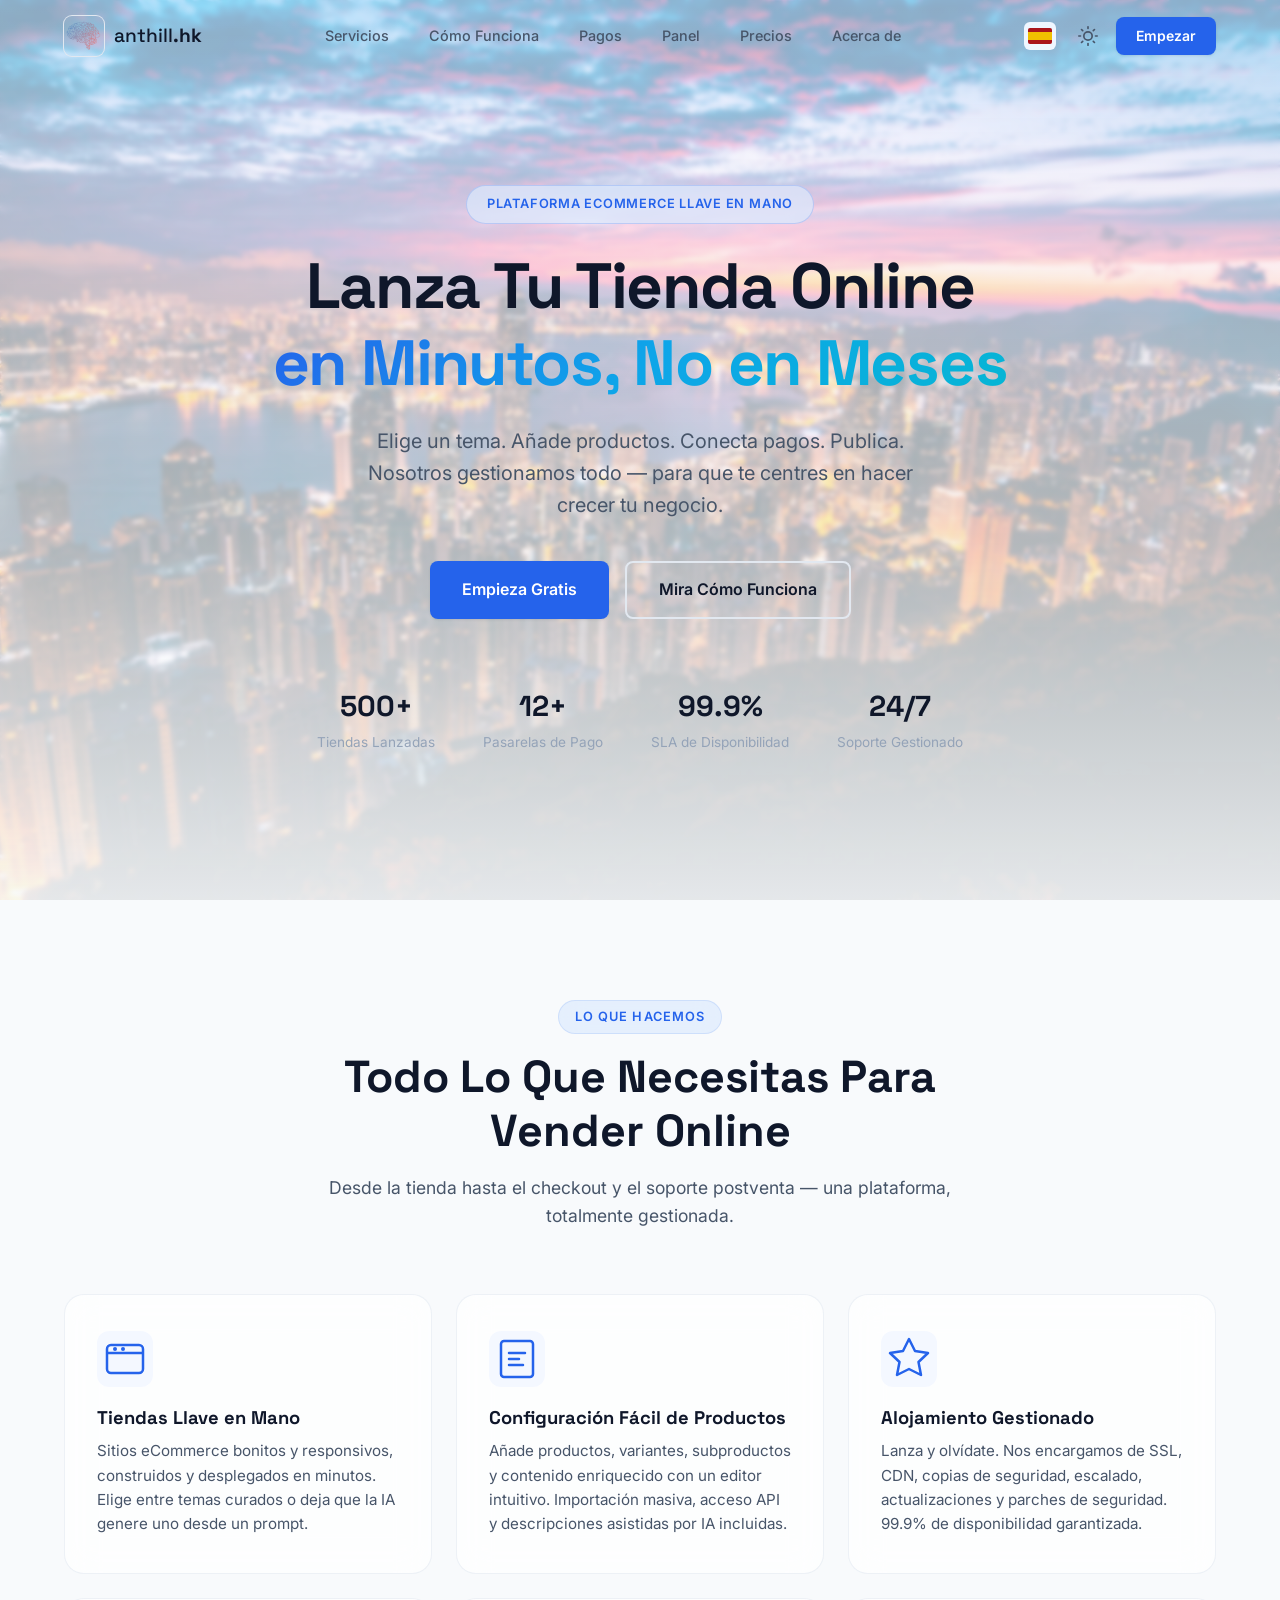
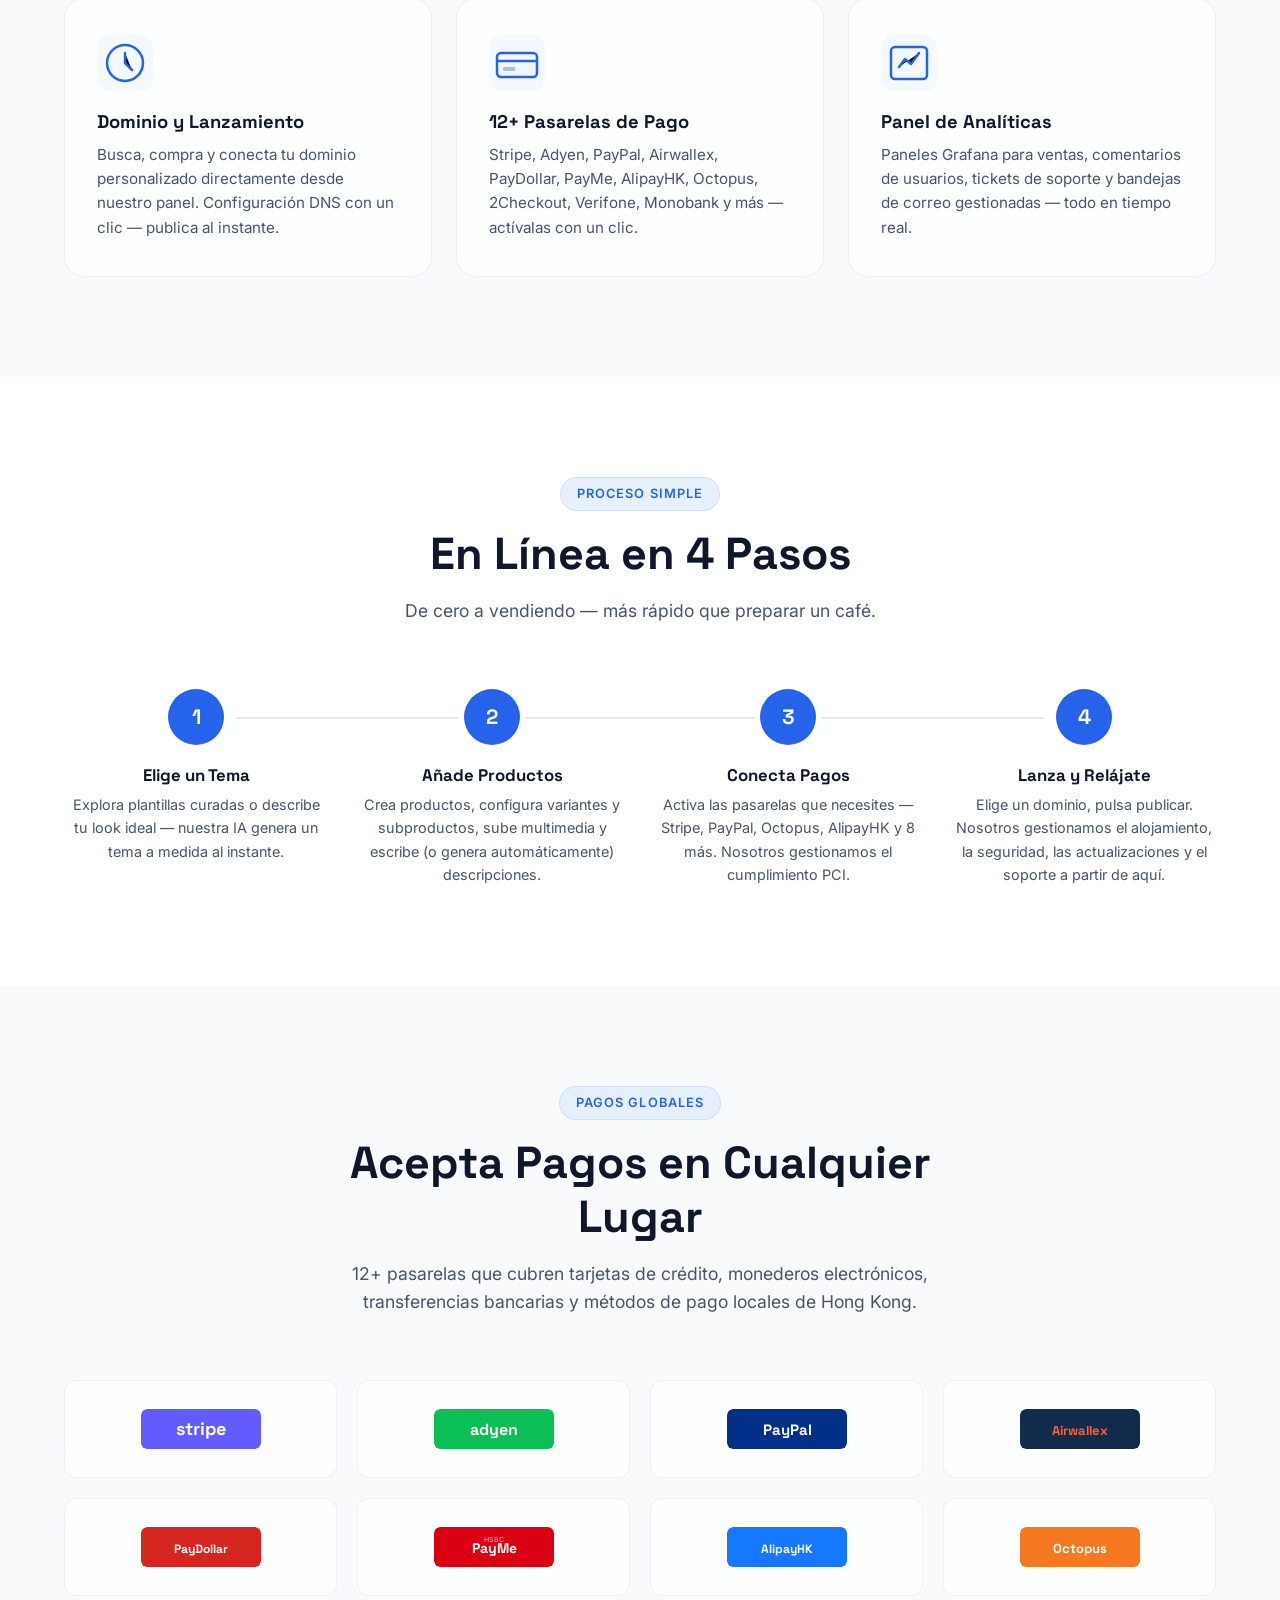
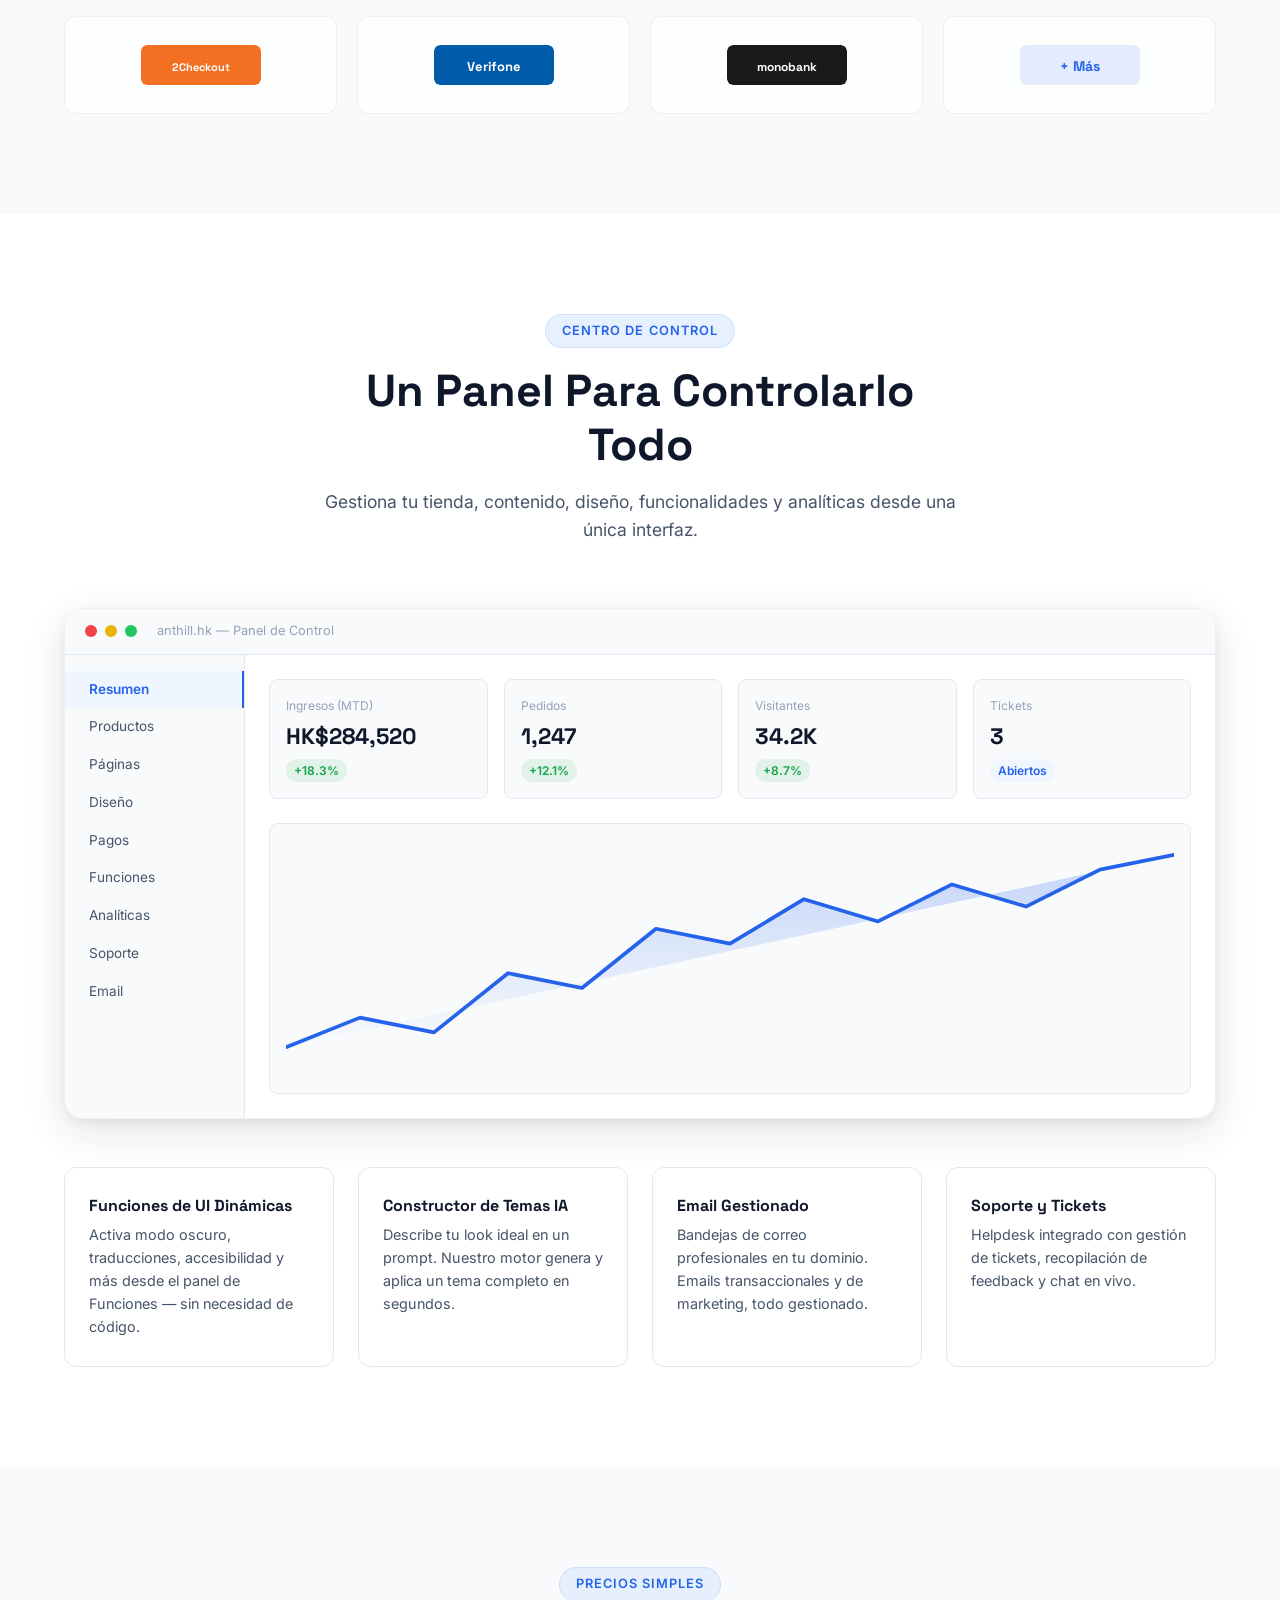
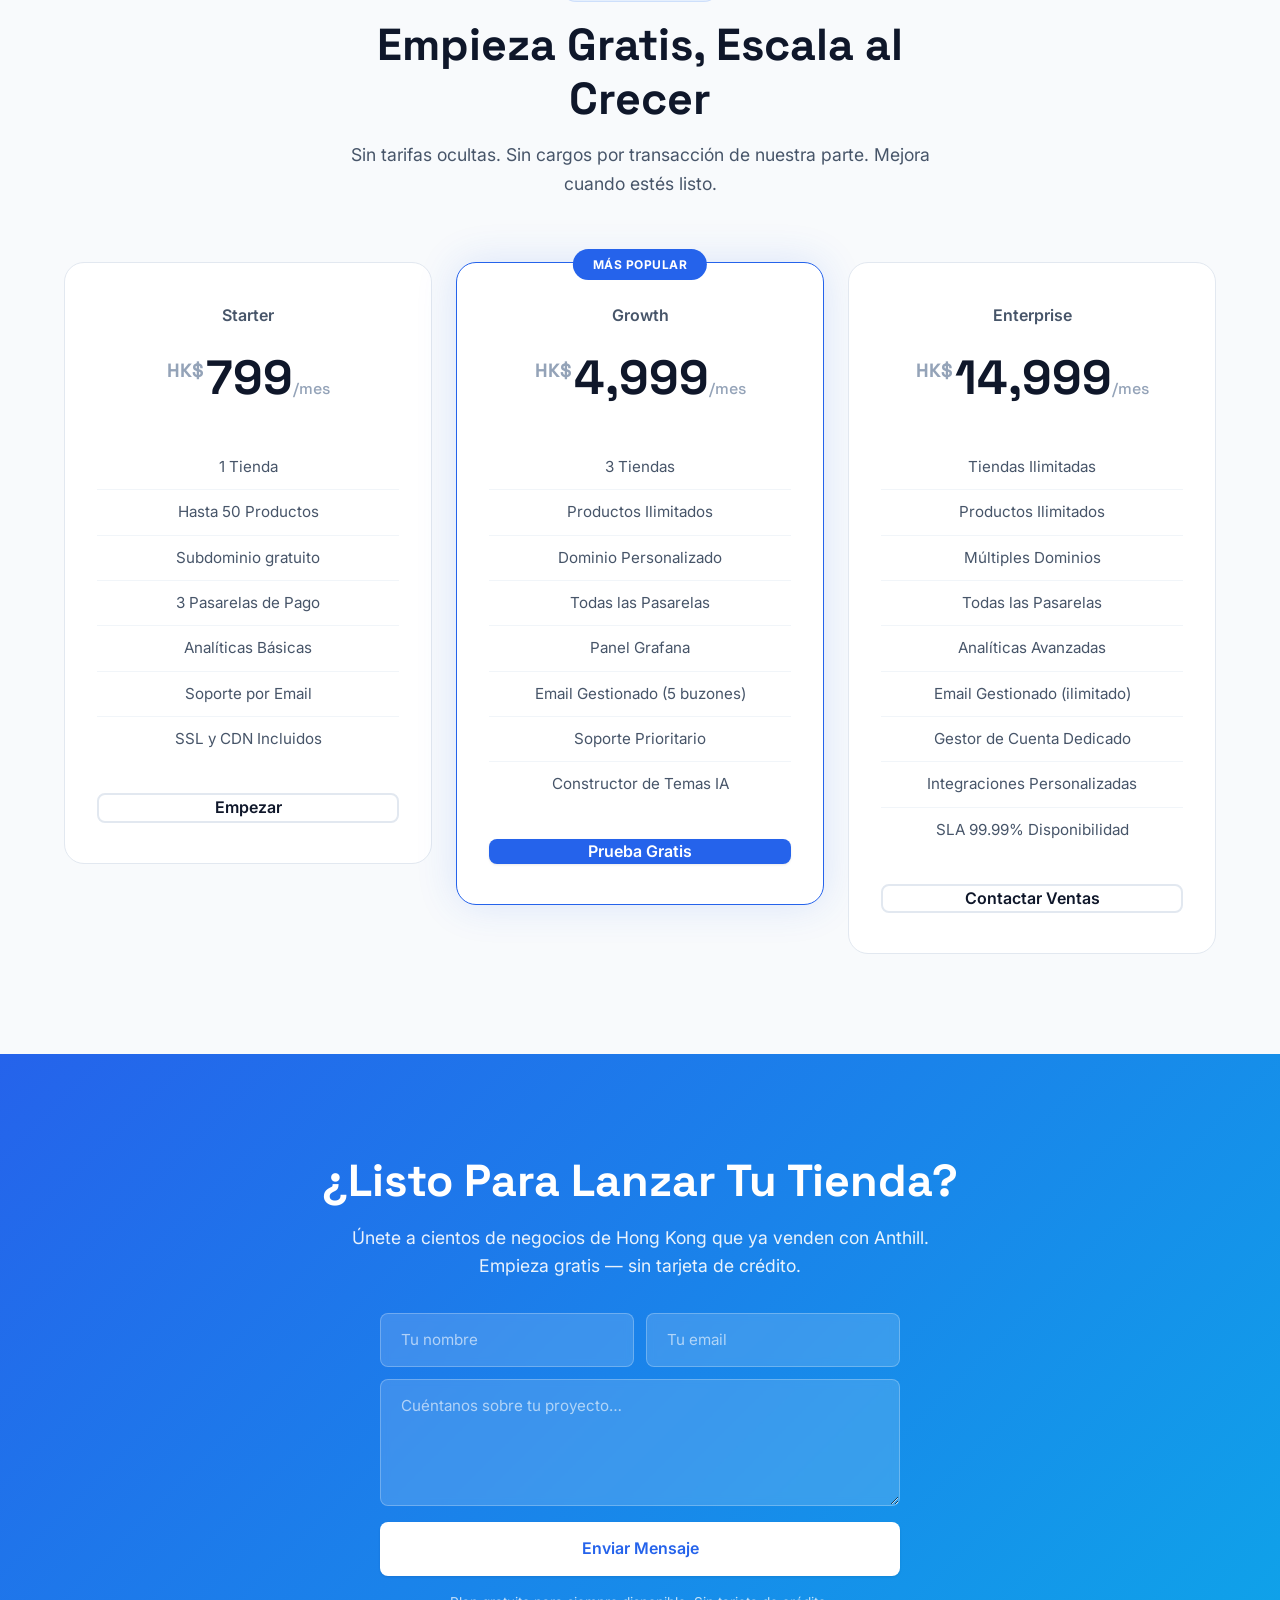
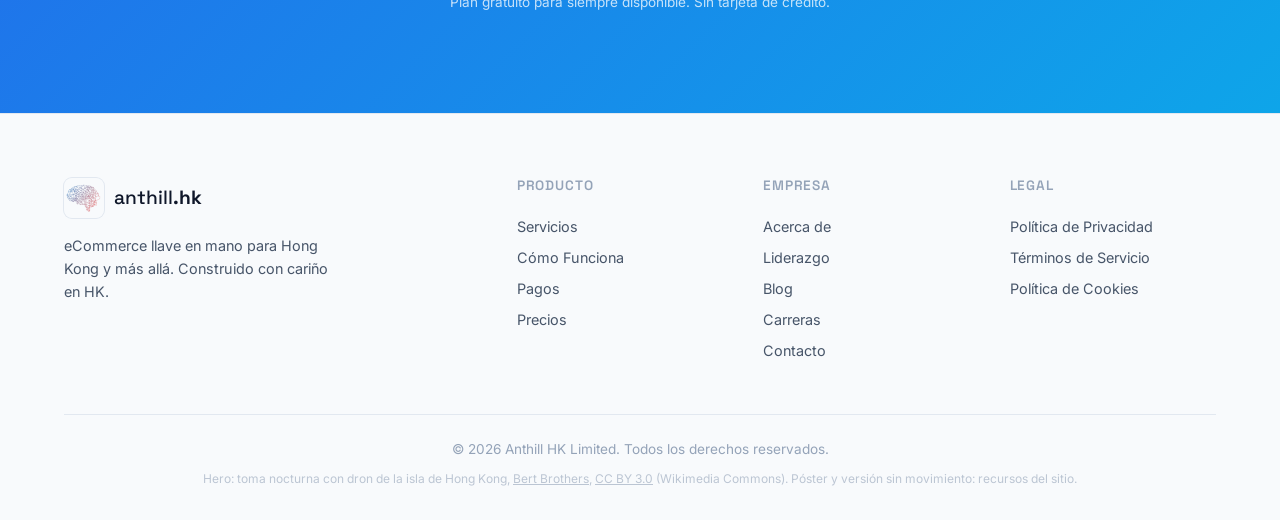
<file: es/index.html>
<!DOCTYPE html>
<html lang="es" data-theme="light">
<head>
  <meta charset="UTF-8">
  <meta name="viewport" content="width=device-width, initial-scale=1.0">
  <title>Anthill HK — eCommerce Llave en Mano, Lanzado en Minutos</title>
  <meta name="description" content="Anthill HK construye tiendas eCommerce totalmente gestionadas y llave en mano. Elige un tema, añade productos, conecta pagos, lanza — nosotros nos encargamos del resto.">
  <link rel="preconnect" href="https://fonts.googleapis.com">
  <link rel="preconnect" href="https://fonts.gstatic.com" crossorigin>
  <link href="https://fonts.googleapis.com/css2?family=Inter:wght@400;500;600;700;800&family=Space+Grotesk:wght@500;700&display=swap" rel="stylesheet">
  <link rel="stylesheet" href="../css/theme.css">
  <link rel="stylesheet" href="../css/main.css">
  <link rel="icon" type="image/png" href="../assets/icons/favicon.png">
  <!-- Matomo analytics -->
  <script src="../js/matomo.js" defer></script>
  <!-- SEO -->
  <link rel="canonical" href="https://anthill.hk/es/">
  <meta property="og:type" content="website">
  <meta property="og:url" content="https://anthill.hk/es/">
  <meta property="og:title" content="Anthill HK — eCommerce Llave en Mano, Lanzado en Minutos">
  <meta property="og:description" content="Anthill HK construye tiendas eCommerce totalmente gestionadas y llave en mano.">
  <meta property="og:image" content="https://anthill.hk/assets/img/logo.png">
  <meta name="twitter:card" content="summary_large_image">
  <meta name="twitter:title" content="Anthill HK — eCommerce Llave en Mano">
  <meta name="twitter:description" content="Plataforma eCommerce llave en mano para negocios de Hong Kong.">
  <meta name="twitter:image" content="https://anthill.hk/assets/img/logo.png">
  <!-- hreflang -->
  <link rel="alternate" hreflang="en" href="https://anthill.hk/">
  <link rel="alternate" hreflang="es" href="https://anthill.hk/es/">
  <link rel="alternate" hreflang="uk" href="https://anthill.hk/uk/">
  <link rel="alternate" hreflang="zh-Hant-HK" href="https://anthill.hk/hk/">
  <link rel="alternate" hreflang="x-default" href="https://anthill.hk/">
</head>
<body>
  <!-- Matomo: image tracking when JavaScript is disabled -->
  <noscript>
    <p><img referrerpolicy="no-referrer-when-downgrade" src="https://matomo.matumi.anthill.hk/matomo.php?idsite=4&amp;rec=1" style="border:0;" alt="" /></p>
  </noscript>
  <!-- Skip to main content -->
  <a class="skip-link" href="#main">Saltar al contenido principal</a>
  <!-- ====== NAV ====== -->
  <header class="site-header" id="site-header">
    <div class="container nav-wrap">
      <a href="/es/" class="logo" aria-label="Anthill HK inicio">
        <img class="logo-img" src="../assets/img/logo.png" alt="Anthill" width="40" height="40">
        <span class="logo-text">anthill<strong>.hk</strong></span>
      </a>
      <nav class="main-nav" id="main-nav" aria-label="Navegación principal">
        <ul>
          <li><a href="#services">Servicios</a></li>
          <li><a href="#how-it-works">Cómo Funciona</a></li>
          <li><a href="#payments">Pagos</a></li>
          <li><a href="#dashboard">Panel</a></li>
          <li><a href="#pricing">Precios</a></li>
          <li><a href="/es/about/">Acerca de</a></li>
        </ul>
      </nav>
      <div class="nav-actions">
        <div class="lang-switcher" aria-label="Idioma del sitio, cambiar a:">
          <button class="lang-switcher-btn" type="button" aria-label="Español" title="Español"><svg viewBox="0 0 60 40" width="24" height="16"><rect width="60" height="10" fill="#AA151B"/><rect y="10" width="60" height="20" fill="#F1BF00"/><rect y="30" width="60" height="10" fill="#AA151B"/></svg></button>
          <div class="lang-switcher-menu">
            <a href="/" title="English" aria-label="Cambiar a English"><svg viewBox="0 0 60 40" width="24" height="16"><rect width="60" height="40" fill="#012169"/><path d="M0 0l60 40M60 0L0 40" stroke="#fff" stroke-width="8"/><path d="M0 0l60 40M60 0L0 40" stroke="#C8102E" stroke-width="4"/><path d="M30 0v40M0 20h60" stroke="#fff" stroke-width="12"/><path d="M30 0v40M0 20h60" stroke="#C8102E" stroke-width="7"/></svg></a>
            <a href="/uk/" title="Українська" aria-label="Перейти на Українську"><svg viewBox="0 0 60 40" width="24" height="16"><rect width="60" height="20" fill="#005BBB"/><rect y="20" width="60" height="20" fill="#FFD500"/></svg></a>
            <a href="/hk/" title="繁體中文" aria-label="Cambiar a 繁體中文"><svg viewBox="0 0 60 40" width="24" height="16"><rect width="60" height="40" fill="#DE2910"/><g fill="#fff" transform="translate(30,20)"><ellipse rx="3" ry="7"/><ellipse rx="3" ry="7" transform="rotate(72)"/><ellipse rx="3" ry="7" transform="rotate(144)"/><ellipse rx="3" ry="7" transform="rotate(216)"/><ellipse rx="3" ry="7" transform="rotate(288)"/></g></svg></a>
          </div>
        </div>
        <button class="btn-icon theme-toggle" id="theme-toggle" aria-label="Alternar modo oscuro" title="Alternar modo oscuro">
          <svg class="icon-sun" viewBox="0 0 24 24" width="20" height="20"><circle cx="12" cy="12" r="5" stroke="currentColor" stroke-width="2" fill="none"/><g stroke="currentColor" stroke-width="2" stroke-linecap="round"><line x1="12" y1="1" x2="12" y2="3"/><line x1="12" y1="21" x2="12" y2="23"/><line x1="4.22" y1="4.22" x2="5.64" y2="5.64"/><line x1="18.36" y1="18.36" x2="19.78" y2="19.78"/><line x1="1" y1="12" x2="3" y2="12"/><line x1="21" y1="12" x2="23" y2="12"/><line x1="4.22" y1="19.78" x2="5.64" y2="18.36"/><line x1="18.36" y1="5.64" x2="19.78" y2="4.22"/></g></svg>
          <svg class="icon-moon" viewBox="0 0 24 24" width="20" height="20"><path d="M21 12.79A9 9 0 1111.21 3a7 7 0 009.79 9.79z" stroke="currentColor" stroke-width="2" fill="none" stroke-linejoin="round"/></svg>
        </button>
        <a href="#contact" class="btn btn-primary btn-sm">Empezar</a>
        <button class="btn-icon mobile-menu-toggle" id="mobile-menu-toggle" aria-label="Alternar menú" aria-expanded="false" aria-controls="main-nav" aria-haspopup="true">
          <span></span><span></span><span></span>
        </button>
      </div>
    </div>
  </header>

  <main id="main">
  <!-- ====== HERO ====== -->
  <section class="hero" id="hero">
    <div class="hero-bg-media" aria-hidden="true">
      <video class="hero-video" autoplay muted loop playsinline preload="auto" poster="../assets/img/hero-bg.jpg">
        <source src="https://upload.wikimedia.org/wikipedia/commons/transcoded/8/8d/Hong_Kong_Island_Night_Cityscape_2020.webm/Hong_Kong_Island_Night_Cityscape_2020.webm.360p.webm" type="video/webm">
      </video>
    </div>
    <div class="hero-overlay" aria-hidden="true"></div>
    <div class="container hero-content">
      <div class="hero-badge">Plataforma eCommerce Llave en Mano</div>
      <h1>Lanza Tu Tienda Online<br><span class="gradient-text">en Minutos, No en Meses</span></h1>
      <p class="hero-sub">Elige un tema. Añade productos. Conecta pagos. Publica.<br>Nosotros gestionamos todo — para que te centres en hacer crecer tu negocio.</p>
      <div class="hero-actions">
        <a href="#contact" class="btn btn-primary btn-lg">Empieza Gratis</a>
        <a href="#how-it-works" class="btn btn-outline btn-lg">Mira Cómo Funciona</a>
      </div>
      <div class="hero-stats">
        <div class="stat"><strong>500+</strong><span>Tiendas Lanzadas</span></div>
        <div class="stat"><strong>12+</strong><span>Pasarelas de Pago</span></div>
        <div class="stat"><strong>99.9%</strong><span>SLA de Disponibilidad</span></div>
        <div class="stat"><strong>24/7</strong><span>Soporte Gestionado</span></div>
      </div>
    </div>
  </section>

  <!-- ====== SERVICES ====== -->
  <section class="section services" id="services">
    <div class="container">
      <div class="section-header">
        <span class="section-tag">Lo Que Hacemos</span>
        <h2>Todo Lo Que Necesitas Para Vender Online</h2>
        <p>Desde la tienda hasta el checkout y el soporte postventa — una plataforma, totalmente gestionada.</p>
      </div>
      <div class="services-grid">
        <div class="service-card" data-animate>
          <div class="service-icon"><svg viewBox="0 0 48 48" width="48" height="48"><rect x="6" y="10" width="36" height="28" rx="4" stroke="currentColor" stroke-width="2.5" fill="none"/><path d="M6 18h36" stroke="currentColor" stroke-width="2.5"/><circle cx="14" cy="14" r="2" fill="currentColor"/><circle cx="22" cy="14" r="2" fill="currentColor"/></svg></div>
          <h3>Tiendas Llave en Mano</h3>
          <p>Sitios eCommerce bonitos y responsivos, construidos y desplegados en minutos. Elige entre temas curados o deja que la IA genere uno desde un prompt.</p>
        </div>
        <div class="service-card" data-animate>
          <div class="service-icon"><svg viewBox="0 0 48 48" width="48" height="48"><rect x="8" y="6" width="32" height="36" rx="3" stroke="currentColor" stroke-width="2.5" fill="none"/><path d="M16 18h16M16 24h10M16 30h14" stroke="currentColor" stroke-width="2.5" stroke-linecap="round"/></svg></div>
          <h3>Configuración Fácil de Productos</h3>
          <p>Añade productos, variantes, subproductos y contenido enriquecido con un editor intuitivo. Importación masiva, acceso API y descripciones asistidas por IA incluidas.</p>
        </div>
        <div class="service-card" data-animate>
          <div class="service-icon"><svg viewBox="0 0 48 48" width="48" height="48"><path d="M24 4l6 12 13 2-9.5 9 2.5 13L24 34l-12 6 2.5-13L5 18l13-2z" stroke="currentColor" stroke-width="2.5" fill="none" stroke-linejoin="round"/></svg></div>
          <h3>Alojamiento Gestionado</h3>
          <p>Lanza y olvídate. Nos encargamos de SSL, CDN, copias de seguridad, escalado, actualizaciones y parches de seguridad. 99.9% de disponibilidad garantizada.</p>
        </div>
        <div class="service-card" data-animate>
          <div class="service-icon"><svg viewBox="0 0 48 48" width="48" height="48"><circle cx="24" cy="24" r="18" stroke="currentColor" stroke-width="2.5" fill="none"/><path d="M24 14v10l7 7" stroke="currentColor" stroke-width="2.5" stroke-linecap="round" stroke-linejoin="round"/></svg></div>
          <h3>Dominio y Lanzamiento</h3>
          <p>Busca, compra y conecta tu dominio personalizado directamente desde nuestro panel. Configuración DNS con un clic — publica al instante.</p>
        </div>
        <div class="service-card" data-animate>
          <div class="service-icon"><svg viewBox="0 0 48 48" width="48" height="48"><rect x="4" y="14" width="40" height="24" rx="4" stroke="currentColor" stroke-width="2.5" fill="none"/><path d="M4 22h40" stroke="currentColor" stroke-width="2.5"/><rect x="10" y="28" width="12" height="4" rx="1" fill="currentColor" opacity=".4"/></svg></div>
          <h3>12+ Pasarelas de Pago</h3>
          <p>Stripe, Adyen, PayPal, Airwallex, PayDollar, PayMe, AlipayHK, Octopus, 2Checkout, Verifone, Monobank y más — actívalas con un clic.</p>
        </div>
        <div class="service-card" data-animate>
          <div class="service-icon"><svg viewBox="0 0 48 48" width="48" height="48"><rect x="6" y="8" width="36" height="32" rx="4" stroke="currentColor" stroke-width="2.5" fill="none"/><path d="M14 28l6-8 6 5 8-11" stroke="currentColor" stroke-width="2.5" stroke-linecap="round" stroke-linejoin="round"/></svg></div>
          <h3>Panel de Analíticas</h3>
          <p>Paneles Grafana para ventas, comentarios de usuarios, tickets de soporte y bandejas de correo gestionadas — todo en tiempo real.</p>
        </div>
      </div>
    </div>
  </section>

  <!-- ====== HOW IT WORKS ====== -->
  <section class="section how-it-works" id="how-it-works">
    <div class="container">
      <div class="section-header">
        <span class="section-tag">Proceso Simple</span>
        <h2>En Línea en 4 Pasos</h2>
        <p>De cero a vendiendo — más rápido que preparar un café.</p>
      </div>
      <div class="steps-track">
        <div class="step" data-animate><div class="step-num">1</div><div class="step-body"><h3>Elige un Tema</h3><p>Explora plantillas curadas o describe tu look ideal — nuestra IA genera un tema a medida al instante.</p></div></div>
        <div class="step" data-animate><div class="step-num">2</div><div class="step-body"><h3>Añade Productos</h3><p>Crea productos, configura variantes y subproductos, sube multimedia y escribe (o genera automáticamente) descripciones.</p></div></div>
        <div class="step" data-animate><div class="step-num">3</div><div class="step-body"><h3>Conecta Pagos</h3><p>Activa las pasarelas que necesites — Stripe, PayPal, Octopus, AlipayHK y 8 más. Nosotros gestionamos el cumplimiento PCI.</p></div></div>
        <div class="step" data-animate><div class="step-num">4</div><div class="step-body"><h3>Lanza y Relájate</h3><p>Elige un dominio, pulsa publicar. Nosotros gestionamos el alojamiento, la seguridad, las actualizaciones y el soporte a partir de aquí.</p></div></div>
      </div>
    </div>
  </section>

  <!-- ====== PAYMENTS ====== -->
  <section class="section payments" id="payments">
    <div class="container">
      <div class="section-header">
        <span class="section-tag">Pagos Globales</span>
        <h2>Acepta Pagos en Cualquier Lugar</h2>
        <p>12+ pasarelas que cubren tarjetas de crédito, monederos electrónicos, transferencias bancarias y métodos de pago locales de Hong Kong.</p>
      </div>
      <div class="payment-grid">
        <div class="payment-logo" data-animate><div class="payment-logo-inner"><svg viewBox="0 0 120 40" width="120" height="40"><rect rx="6" width="120" height="40" fill="#635bff"/><text x="60" y="26" text-anchor="middle" fill="#fff" font-family="'Space Grotesk',sans-serif" font-weight="700" font-size="18">stripe</text></svg></div></div>
        <div class="payment-logo" data-animate><div class="payment-logo-inner"><svg viewBox="0 0 120 40" width="120" height="40"><rect rx="6" width="120" height="40" fill="#0abf53"/><text x="60" y="26" text-anchor="middle" fill="#fff" font-family="'Space Grotesk',sans-serif" font-weight="700" font-size="16">adyen</text></svg></div></div>
        <div class="payment-logo" data-animate><div class="payment-logo-inner"><svg viewBox="0 0 120 40" width="120" height="40"><rect rx="6" width="120" height="40" fill="#003087"/><text x="60" y="26" text-anchor="middle" fill="#fff" font-family="'Space Grotesk',sans-serif" font-weight="700" font-size="15">PayPal</text></svg></div></div>
        <div class="payment-logo" data-animate><div class="payment-logo-inner"><svg viewBox="0 0 120 40" width="120" height="40"><rect rx="6" width="120" height="40" fill="#112b4a"/><text x="60" y="26" text-anchor="middle" fill="#ff5e3a" font-family="'Space Grotesk',sans-serif" font-weight="700" font-size="13">Airwallex</text></svg></div></div>
        <div class="payment-logo" data-animate><div class="payment-logo-inner"><svg viewBox="0 0 120 40" width="120" height="40"><rect rx="6" width="120" height="40" fill="#d4261e"/><text x="60" y="26" text-anchor="middle" fill="#fff" font-family="'Space Grotesk',sans-serif" font-weight="700" font-size="12">PayDollar</text></svg></div></div>
        <div class="payment-logo" data-animate><div class="payment-logo-inner"><svg viewBox="0 0 120 40" width="120" height="40"><rect rx="6" width="120" height="40" fill="#db0011"/><text x="60" y="26" text-anchor="middle" fill="#fff" font-family="'Space Grotesk',sans-serif" font-weight="700" font-size="14">PayMe</text><text x="60" y="15" text-anchor="middle" fill="rgba(255,255,255,.6)" font-family="'Inter',sans-serif" font-weight="500" font-size="7">HSBC</text></svg></div></div>
        <div class="payment-logo" data-animate><div class="payment-logo-inner"><svg viewBox="0 0 120 40" width="120" height="40"><rect rx="6" width="120" height="40" fill="#1677ff"/><text x="60" y="26" text-anchor="middle" fill="#fff" font-family="'Space Grotesk',sans-serif" font-weight="700" font-size="12">AlipayHK</text></svg></div></div>
        <div class="payment-logo" data-animate><div class="payment-logo-inner"><svg viewBox="0 0 120 40" width="120" height="40"><rect rx="6" width="120" height="40" fill="#f47920"/><text x="60" y="26" text-anchor="middle" fill="#fff" font-family="'Space Grotesk',sans-serif" font-weight="700" font-size="13">Octopus</text></svg></div></div>
        <div class="payment-logo" data-animate><div class="payment-logo-inner"><svg viewBox="0 0 120 40" width="120" height="40"><rect rx="6" width="120" height="40" fill="#f36f21"/><text x="60" y="26" text-anchor="middle" fill="#fff" font-family="'Space Grotesk',sans-serif" font-weight="700" font-size="11">2Checkout</text></svg></div></div>
        <div class="payment-logo" data-animate><div class="payment-logo-inner"><svg viewBox="0 0 120 40" width="120" height="40"><rect rx="6" width="120" height="40" fill="#005baa"/><text x="60" y="26" text-anchor="middle" fill="#fff" font-family="'Space Grotesk',sans-serif" font-weight="700" font-size="13">Verifone</text></svg></div></div>
        <div class="payment-logo" data-animate><div class="payment-logo-inner"><svg viewBox="0 0 120 40" width="120" height="40"><rect rx="6" width="120" height="40" fill="#1a1a1a"/><text x="60" y="26" text-anchor="middle" fill="#fff" font-family="'Space Grotesk',sans-serif" font-weight="700" font-size="12">monobank</text></svg></div></div>
        <div class="payment-logo" data-animate><div class="payment-logo-inner"><svg viewBox="0 0 120 40" width="120" height="40"><rect rx="6" width="120" height="40" fill="var(--accent)" opacity=".12" /><text x="60" y="26" text-anchor="middle" fill="var(--accent)" font-family="'Space Grotesk',sans-serif" font-weight="700" font-size="14">+ Más</text></svg></div></div>
      </div>
    </div>
  </section>

  <!-- ====== DASHBOARD ====== -->
  <section class="section dashboard" id="dashboard">
    <div class="container">
      <div class="section-header">
        <span class="section-tag">Centro de Control</span>
        <h2>Un Panel Para Controlarlo Todo</h2>
        <p>Gestiona tu tienda, contenido, diseño, funcionalidades y analíticas desde una única interfaz.</p>
      </div>
      <div class="dashboard-preview" data-animate>
        <div class="dash-window">
          <div class="dash-titlebar">
            <span class="dot red"></span><span class="dot yellow"></span><span class="dot green"></span>
            <span class="dash-title">anthill.hk — Panel de Control</span>
          </div>
          <div class="dash-body">
            <aside class="dash-sidebar" id="dash-sidebar">
              <div class="dash-nav-item active" data-tab="overview">Resumen</div>
              <div class="dash-nav-item" data-tab="products">Productos</div>
              <div class="dash-nav-item" data-tab="pages">Páginas</div>
              <div class="dash-nav-item" data-tab="design">Diseño</div>
              <div class="dash-nav-item" data-tab="payments">Pagos</div>
              <div class="dash-nav-item" data-tab="features">Funciones</div>
              <div class="dash-nav-item" data-tab="analytics">Analíticas</div>
              <div class="dash-nav-item" data-tab="support">Soporte</div>
              <div class="dash-nav-item" data-tab="email">Email</div>
            </aside>
            <div class="dash-main" id="dash-main">
              <div class="dash-cards">
                <div class="dash-metric"><span class="dash-metric-label">Ingresos (MTD)</span><span class="dash-metric-value">HK$284,520</span><span class="dash-metric-change positive">+18.3%</span></div>
                <div class="dash-metric"><span class="dash-metric-label">Pedidos</span><span class="dash-metric-value">1,247</span><span class="dash-metric-change positive">+12.1%</span></div>
                <div class="dash-metric"><span class="dash-metric-label">Visitantes</span><span class="dash-metric-value">34.2K</span><span class="dash-metric-change positive">+8.7%</span></div>
                <div class="dash-metric"><span class="dash-metric-label">Tickets</span><span class="dash-metric-value">3</span><span class="dash-metric-change neutral">Abiertos</span></div>
              </div>
              <div class="dash-chart"><svg viewBox="0 0 600 160" preserveAspectRatio="none" class="chart-line"><polyline points="0,140 50,120 100,130 150,90 200,100 250,60 300,70 350,40 400,55 450,30 500,45 550,20 600,10" fill="none" stroke="var(--accent)" stroke-width="2.5" stroke-linecap="round" stroke-linejoin="round"/><polyline points="0,140 50,120 100,130 150,90 200,100 250,60 300,70 350,40 400,55 450,30 500,45 550,20 600,10" fill="url(#chart-fill)" stroke="none"/><defs><linearGradient id="chart-fill" x1="0" y1="0" x2="0" y2="1"><stop offset="0%" stop-color="var(--accent)" stop-opacity="0.25"/><stop offset="100%" stop-color="var(--accent)" stop-opacity="0"/></linearGradient></defs></svg></div>
            </div>
          </div>
        </div>
      </div>
      <div class="dashboard-features">
        <div class="dash-feature" data-animate><h4>Funciones de UI Dinámicas</h4><p>Activa modo oscuro, traducciones, accesibilidad y más desde el panel de Funciones — sin necesidad de código.</p></div>
        <div class="dash-feature" data-animate><h4>Constructor de Temas IA</h4><p>Describe tu look ideal en un prompt. Nuestro motor genera y aplica un tema completo en segundos.</p></div>
        <div class="dash-feature" data-animate><h4>Email Gestionado</h4><p>Bandejas de correo profesionales en tu dominio. Emails transaccionales y de marketing, todo gestionado.</p></div>
        <div class="dash-feature" data-animate><h4>Soporte y Tickets</h4><p>Helpdesk integrado con gestión de tickets, recopilación de feedback y chat en vivo.</p></div>
      </div>
    </div>
  </section>

  <!-- ====== PRICING ====== -->
  <section class="section pricing" id="pricing">
    <div class="container">
      <div class="section-header">
        <span class="section-tag">Precios Simples</span>
        <h2>Empieza Gratis, Escala al Crecer</h2>
        <p>Sin tarifas ocultas. Sin cargos por transacción de nuestra parte. Mejora cuando estés listo.</p>
      </div>
      <div class="pricing-grid">
        <div class="pricing-card" data-animate>
          <div class="pricing-tier">Starter</div>
          <div class="pricing-price"><span class="currency">HK$</span>799<span class="period">/mes</span></div>
          <ul class="pricing-features"><li>1 Tienda</li><li>Hasta 50 Productos</li><li>Subdominio gratuito</li><li>3 Pasarelas de Pago</li><li>Analíticas Básicas</li><li>Soporte por Email</li><li>SSL y CDN Incluidos</li></ul>
          <a href="#contact" class="btn btn-outline btn-block">Empezar</a>
        </div>
        <div class="pricing-card featured" data-animate>
          <div class="pricing-badge">Más Popular</div>
          <div class="pricing-tier">Growth</div>
          <div class="pricing-price"><span class="currency">HK$</span>4,999<span class="period">/mes</span></div>
          <ul class="pricing-features"><li>3 Tiendas</li><li>Productos Ilimitados</li><li>Dominio Personalizado</li><li>Todas las Pasarelas</li><li>Panel Grafana</li><li>Email Gestionado (5 buzones)</li><li>Soporte Prioritario</li><li>Constructor de Temas IA</li></ul>
          <a href="#contact" class="btn btn-primary btn-block">Prueba Gratis</a>
        </div>
        <div class="pricing-card" data-animate>
          <div class="pricing-tier">Enterprise</div>
          <div class="pricing-price"><span class="currency">HK$</span>14,999<span class="period">/mes</span></div>
          <ul class="pricing-features"><li>Tiendas Ilimitadas</li><li>Productos Ilimitados</li><li>Múltiples Dominios</li><li>Todas las Pasarelas</li><li>Analíticas Avanzadas</li><li>Email Gestionado (ilimitado)</li><li>Gestor de Cuenta Dedicado</li><li>Integraciones Personalizadas</li><li>SLA 99.99% Disponibilidad</li></ul>
          <a href="#contact" class="btn btn-outline btn-block">Contactar Ventas</a>
        </div>
      </div>
    </div>
  </section>

  <!-- ====== CTA / CONTACT ====== -->
  <section class="section cta" id="contact">
    <div class="container">
      <div class="cta-inner">
        <h2>¿Listo Para Lanzar Tu Tienda?</h2>
        <p>Únete a cientos de negocios de Hong Kong que ya venden con Anthill. Empieza gratis — sin tarjeta de crédito.</p>
        <form class="contact-form" id="contact-form">
          <div class="form-row">
            <input type="text" name="name" placeholder="Tu nombre" required aria-label="Tu nombre">
            <input type="email" name="email" placeholder="Tu email" required aria-label="Dirección de email">
          </div>
          <div class="form-row full">
            <textarea name="message" placeholder="Cuéntanos sobre tu proyecto…" rows="4" required aria-label="Mensaje"></textarea>
          </div>
          <div class="form-row full">
            <button type="submit" class="btn btn-primary btn-lg btn-block">Enviar Mensaje</button>
          </div>
          <p class="form-note">Plan gratuito para siempre disponible. Sin tarjeta de crédito.</p>
        </form>
      </div>
    </div>
  </section>
  </main>

  <!-- ====== FOOTER ====== -->
  <footer class="site-footer">
    <div class="container">
      <div class="footer-grid">
        <div class="footer-brand">
          <a href="/es/" class="logo"><img class="logo-img" src="../assets/img/logo.png" alt="Anthill" width="40" height="40"><span class="logo-text">anthill<strong>.hk</strong></span></a>
          <p>eCommerce llave en mano para Hong Kong y más allá. Construido con cariño en HK.</p>
        </div>
        <div class="footer-links"><h4>Producto</h4><ul><li><a href="#services">Servicios</a></li><li><a href="#how-it-works">Cómo Funciona</a></li><li><a href="#payments">Pagos</a></li><li><a href="#pricing">Precios</a></li></ul></div>
        <div class="footer-links"><h4>Empresa</h4><ul><li><a href="/es/about/">Acerca de</a></li><li><a href="/es/team/yevgen-trotsan/">Liderazgo</a></li><li><a href="#">Blog</a></li><li><a href="#">Carreras</a></li><li><a href="#contact">Contacto</a></li></ul></div>
        <div class="footer-links"><h4>Legal</h4><ul><li><a href="#">Política de Privacidad</a></li><li><a href="#">Términos de Servicio</a></li><li><a href="#">Política de Cookies</a></li></ul></div>
      </div>
      <div class="footer-bottom">
        <p>&copy; 2026 Anthill HK Limited. Todos los derechos reservados.</p>
        <p class="photo-credit">Hero: toma nocturna con dron de la isla de Hong Kong, <a href="https://commons.wikimedia.org/wiki/File:Hong_Kong_Island_Night_Cityscape_2020.webm" target="_blank" rel="noopener">Bert Brothers</a>, <a href="https://creativecommons.org/licenses/by/3.0/" target="_blank" rel="noopener">CC&nbsp;BY&nbsp;3.0</a> (Wikimedia Commons). Póster y versión sin movimiento: recursos del sitio.</p>
      </div>
    </div>
  </footer>

  <script src="../js/config.js"></script>
  <script src="../js/main.js"></script>
</body>
</html>
</file>
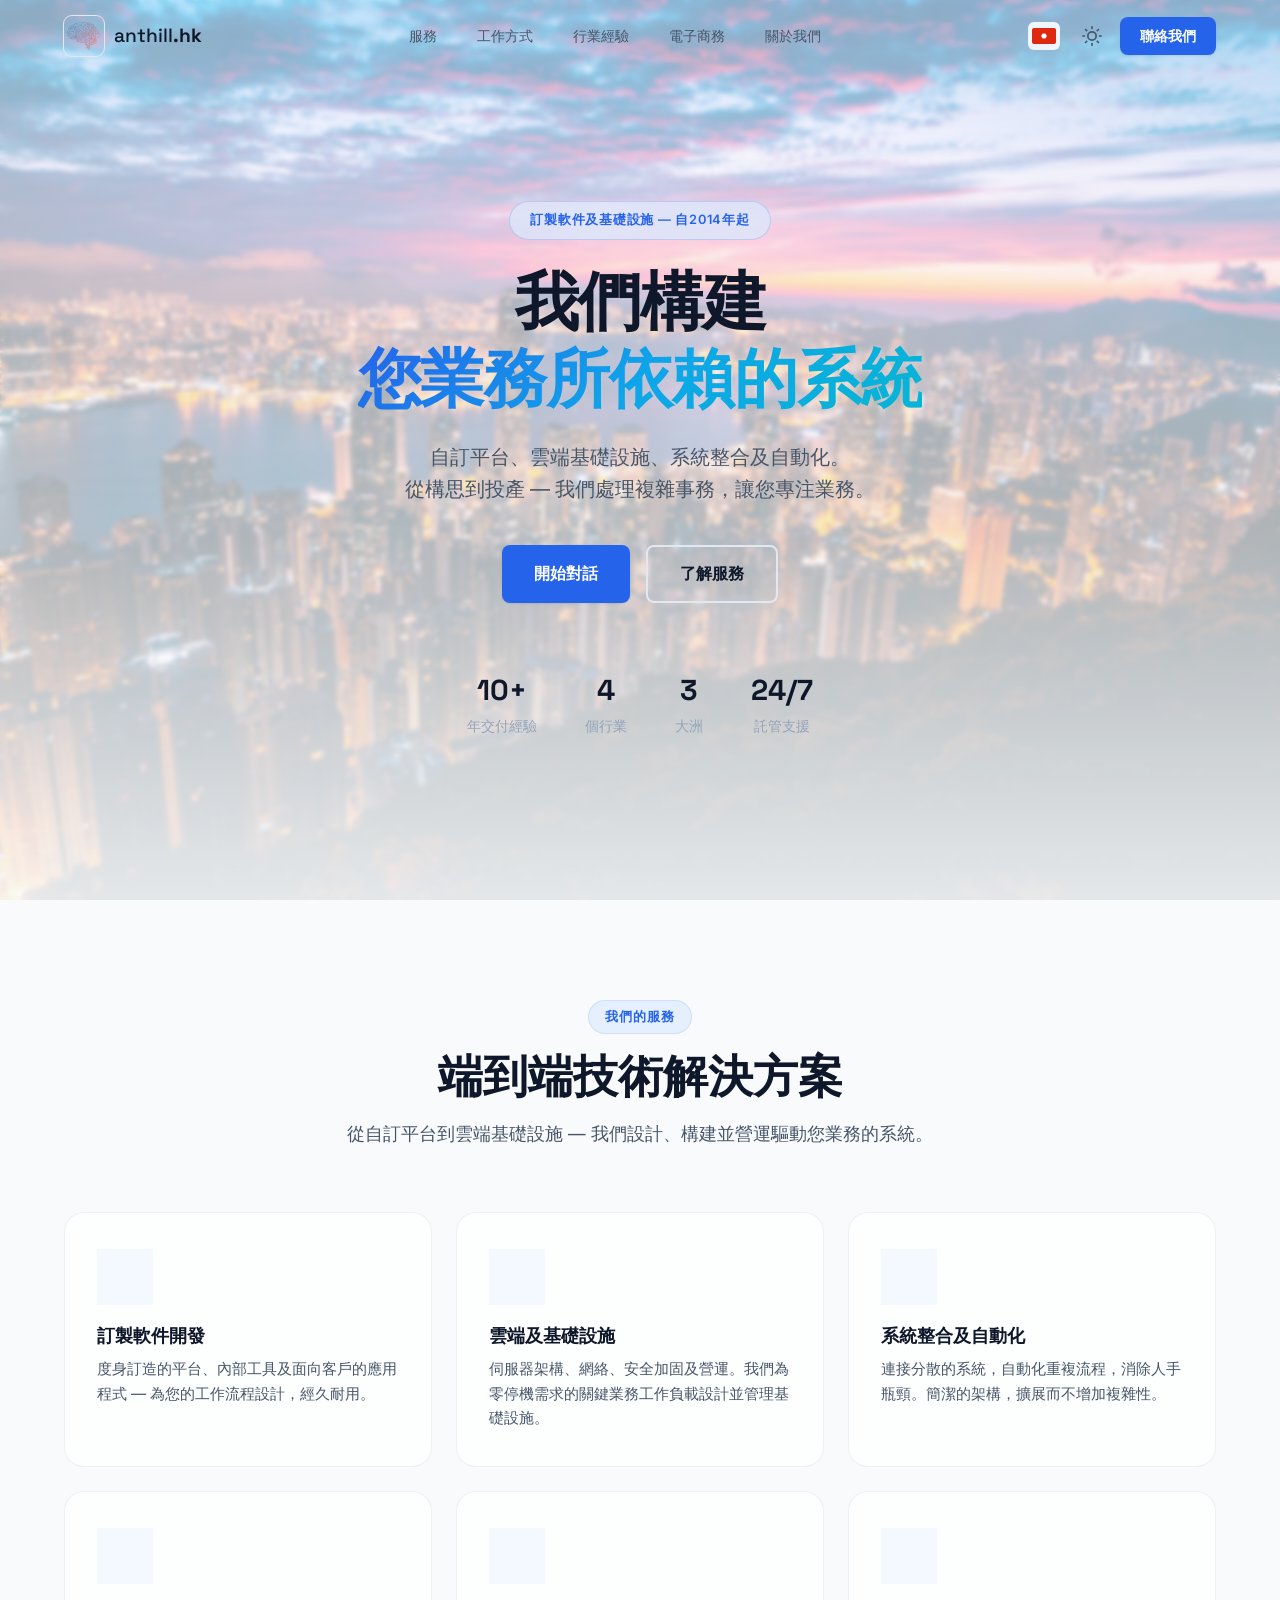
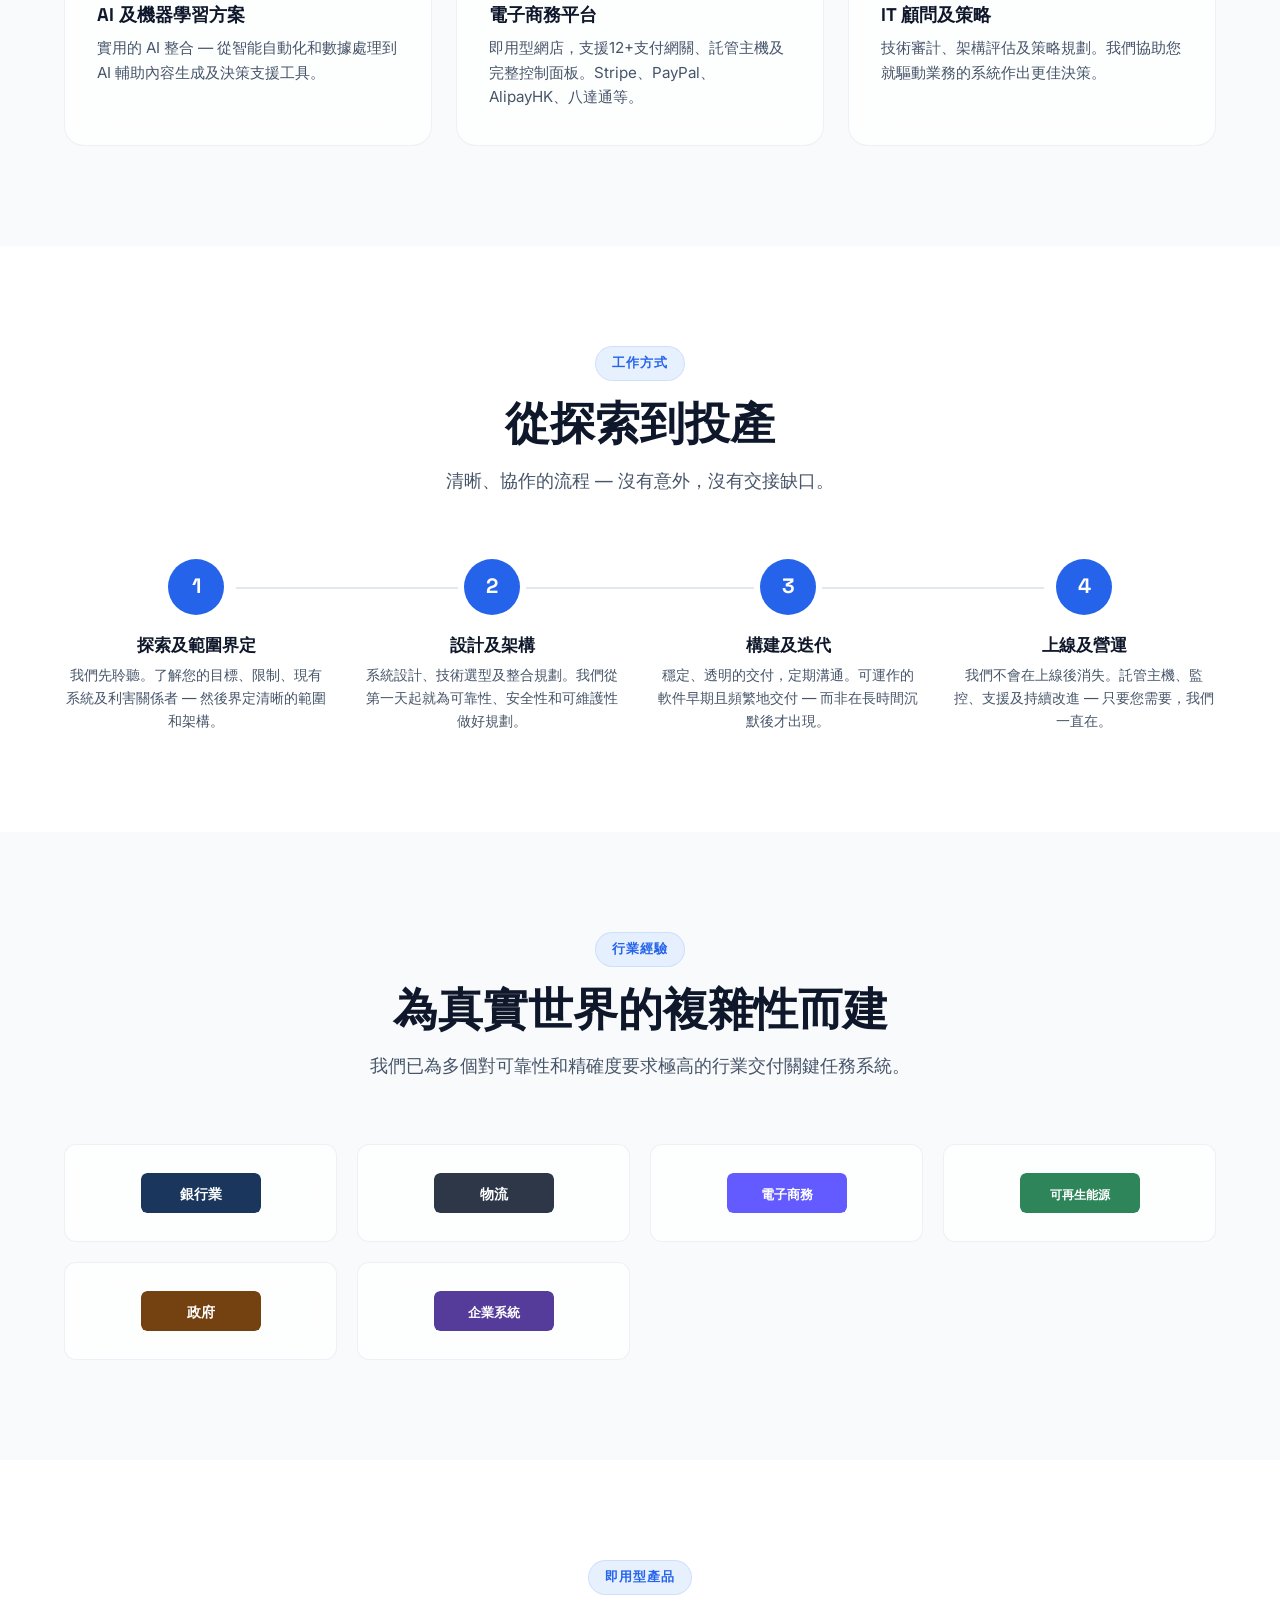
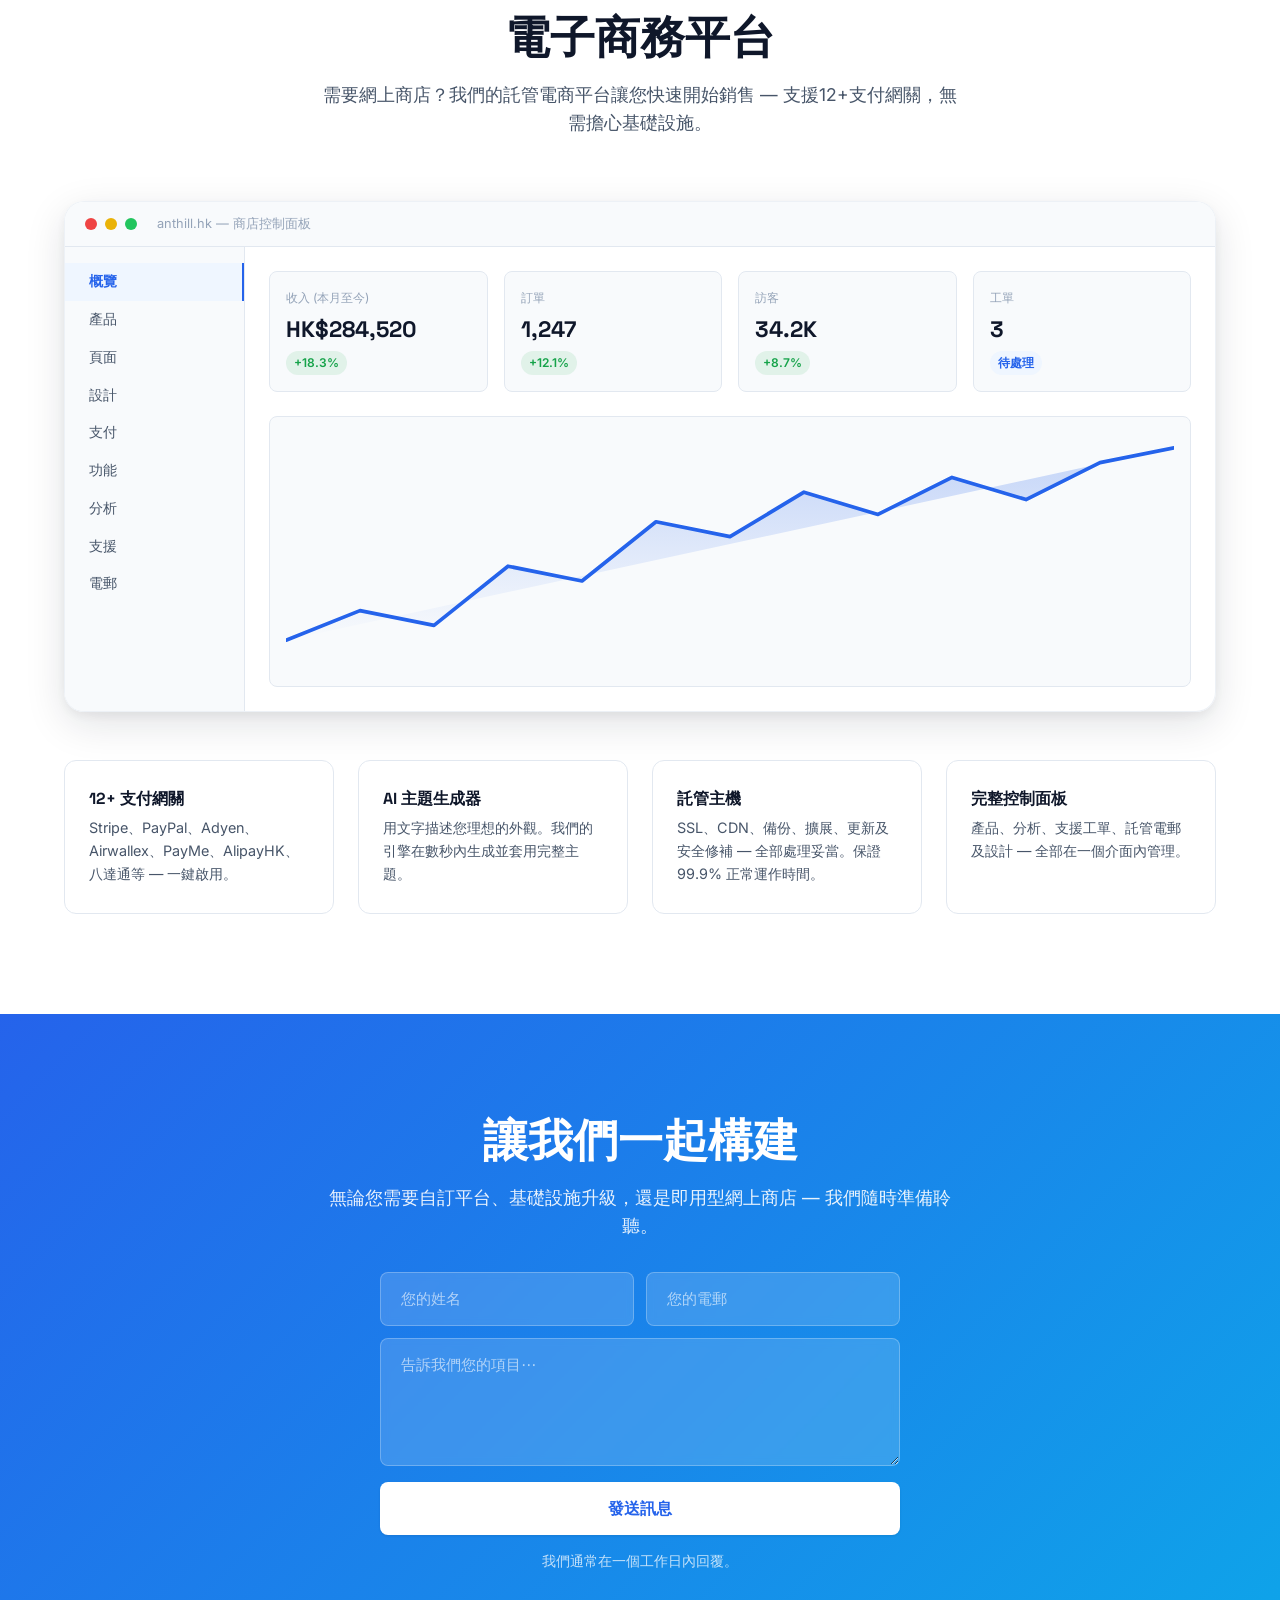
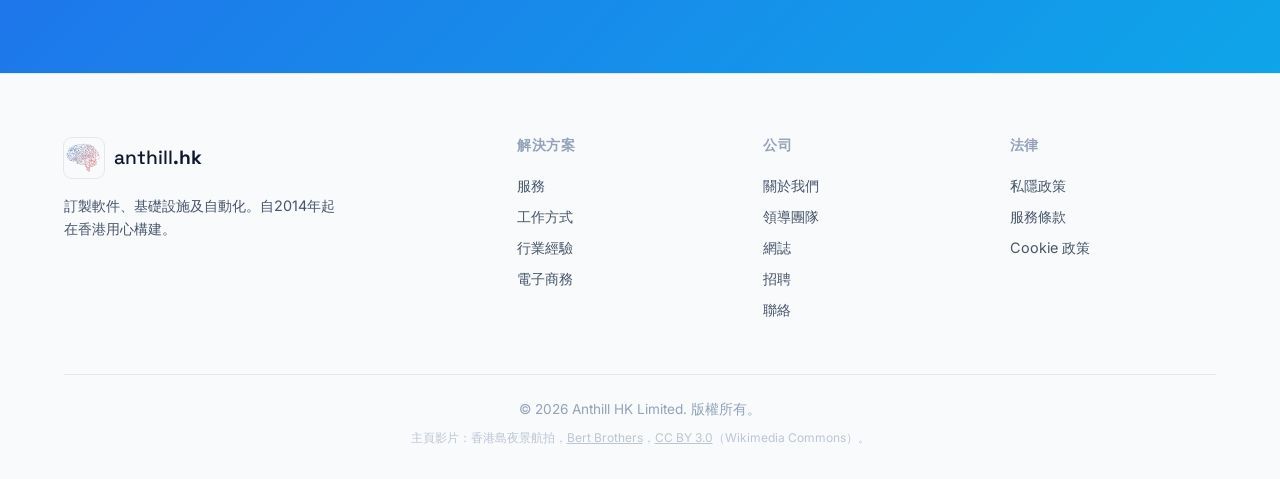
<file: hk/index.html>
<!DOCTYPE html>
<html lang="zh-Hant-HK" data-theme="light">
<head>
  <meta charset="UTF-8">
  <meta name="viewport" content="width=device-width, initial-scale=1.0">
  <title>Anthill HK — 訂製軟件、基礎設施及自動化</title>
  <meta name="description" content="Anthill HK 是一間訂製軟件開發公司。自訂平台、雲端基礎設施、系統整合、自動化及電子商務 — 自2014年起。">
  <link rel="preconnect" href="https://fonts.googleapis.com">
  <link rel="preconnect" href="https://fonts.gstatic.com" crossorigin>
  <link href="https://fonts.googleapis.com/css2?family=Inter:wght@400;500;600;700;800&family=Space+Grotesk:wght@500;700&display=swap" rel="stylesheet">
  <link rel="stylesheet" href="../css/theme.css">
  <link rel="stylesheet" href="../css/main.css">
  <link rel="icon" type="image/png" href="../assets/icons/favicon.png">
  <!-- Matomo analytics -->
  <script src="../js/matomo.js" defer></script>
  <!-- SEO -->
  <link rel="canonical" href="https://anthill.hk/hk/">
  <meta property="og:type" content="website">
  <meta property="og:url" content="https://anthill.hk/hk/">
  <meta property="og:title" content="Anthill HK — 訂製軟件、基礎設施及自動化">
  <meta property="og:description" content="自訂平台、雲端基礎設施、系統整合、自動化及電子商務 — 專為複雜需求而建，經久耐用。自2014年起。">
  <meta property="og:image" content="https://anthill.hk/assets/img/logo.png">
  <meta name="twitter:card" content="summary_large_image">
  <meta name="twitter:title" content="Anthill HK — 訂製軟件、基礎設施及自動化">
  <meta name="twitter:description" content="自訂平台、雲端基礎設施、系統整合及自動化。自2014年起。">
  <meta name="twitter:image" content="https://anthill.hk/assets/img/logo.png">
  <!-- hreflang -->
  <link rel="alternate" hreflang="en" href="https://anthill.hk/">
  <link rel="alternate" hreflang="es" href="https://anthill.hk/es/">
  <link rel="alternate" hreflang="uk" href="https://anthill.hk/uk/">
  <link rel="alternate" hreflang="zh-Hant-HK" href="https://anthill.hk/hk/">
  <link rel="alternate" hreflang="x-default" href="https://anthill.hk/">
</head>
<body>
  <!-- Matomo: image tracking when JavaScript is disabled -->
  <noscript>
    <p><img referrerpolicy="no-referrer-when-downgrade" src="https://matomo.matumi.anthill.hk/matomo.php?idsite=4&amp;rec=1" style="border:0;" alt="" /></p>
  </noscript>
  <!-- Skip to main content -->
  <a class="skip-link" href="#main">跳至主要內容</a>
  <!-- ====== NAV ====== -->
  <header class="site-header" id="site-header">
    <div class="container nav-wrap">
      <a href="/hk/" class="logo" aria-label="Anthill HK 主頁">
        <img class="logo-img" src="../assets/img/logo.png" alt="Anthill" width="40" height="40">
        <span class="logo-text">anthill<strong>.hk</strong></span>
      </a>
      <nav class="main-nav" id="main-nav" aria-label="主要導航">
        <ul>
          <li><a href="#services">服務</a></li>
          <li><a href="#how-it-works">工作方式</a></li>
          <li><a href="#industries">行業經驗</a></li>
          <li><a href="#ecommerce">電子商務</a></li>
          <li><a href="/hk/about/">關於我們</a></li>
        </ul>
      </nav>
      <div class="nav-actions">
        <div class="lang-switcher" aria-label="網站語言，切換至：">
          <button class="lang-switcher-btn" type="button" aria-label="繁體中文" title="繁體中文"><svg viewBox="0 0 60 40" width="24" height="16"><rect width="60" height="40" fill="#DE2910"/><g fill="#fff" transform="translate(30,20)"><ellipse rx="3" ry="7"/><ellipse rx="3" ry="7" transform="rotate(72)"/><ellipse rx="3" ry="7" transform="rotate(144)"/><ellipse rx="3" ry="7" transform="rotate(216)"/><ellipse rx="3" ry="7" transform="rotate(288)"/></g></svg></button>
          <div class="lang-switcher-menu">
            <a href="/" title="English" aria-label="切換至 English"><svg viewBox="0 0 60 40" width="24" height="16"><rect width="60" height="40" fill="#012169"/><path d="M0 0l60 40M60 0L0 40" stroke="#fff" stroke-width="8"/><path d="M0 0l60 40M60 0L0 40" stroke="#C8102E" stroke-width="4"/><path d="M30 0v40M0 20h60" stroke="#fff" stroke-width="12"/><path d="M30 0v40M0 20h60" stroke="#C8102E" stroke-width="7"/></svg></a>
            <a href="/es/" title="Español" aria-label="切換至 Español"><svg viewBox="0 0 60 40" width="24" height="16"><rect width="60" height="10" fill="#AA151B"/><rect y="10" width="60" height="20" fill="#F1BF00"/><rect y="30" width="60" height="10" fill="#AA151B"/></svg></a>
            <a href="/uk/" title="Українська" aria-label="切換至 Українська"><svg viewBox="0 0 60 40" width="24" height="16"><rect width="60" height="20" fill="#005BBB"/><rect y="20" width="60" height="20" fill="#FFD500"/></svg></a>
          </div>
        </div>
        <button class="btn-icon theme-toggle" id="theme-toggle" aria-label="切換深色模式" title="切換深色模式">
          <svg class="icon-sun" viewBox="0 0 24 24" width="20" height="20"><circle cx="12" cy="12" r="5" stroke="currentColor" stroke-width="2" fill="none"/><g stroke="currentColor" stroke-width="2" stroke-linecap="round"><line x1="12" y1="1" x2="12" y2="3"/><line x1="12" y1="21" x2="12" y2="23"/><line x1="4.22" y1="4.22" x2="5.64" y2="5.64"/><line x1="18.36" y1="18.36" x2="19.78" y2="19.78"/><line x1="1" y1="12" x2="3" y2="12"/><line x1="21" y1="12" x2="23" y2="12"/><line x1="4.22" y1="19.78" x2="5.64" y2="18.36"/><line x1="18.36" y1="5.64" x2="19.78" y2="4.22"/></g></svg>
          <svg class="icon-moon" viewBox="0 0 24 24" width="20" height="20"><path d="M21 12.79A9 9 0 1111.21 3a7 7 0 009.79 9.79z" stroke="currentColor" stroke-width="2" fill="none" stroke-linejoin="round"/></svg>
        </button>
        <a href="#contact" class="btn btn-primary btn-sm">聯絡我們</a>
        <button class="btn-icon mobile-menu-toggle" id="mobile-menu-toggle" aria-label="切換選單" aria-expanded="false" aria-controls="main-nav" aria-haspopup="true">
          <span></span><span></span><span></span>
        </button>
      </div>
    </div>
  </header>

  <main id="main">
  <!-- ====== HERO ====== -->
  <section class="hero" id="hero">
    <div class="hero-bg-media" aria-hidden="true">
      <video class="hero-video" autoplay muted loop playsinline preload="auto" poster="../assets/img/hero-bg.jpg">
        <source src="https://upload.wikimedia.org/wikipedia/commons/transcoded/8/8d/Hong_Kong_Island_Night_Cityscape_2020.webm/Hong_Kong_Island_Night_Cityscape_2020.webm.360p.webm" type="video/webm">
      </video>
    </div>
    <div class="hero-overlay" aria-hidden="true"></div>
    <div class="container hero-content">
      <div class="hero-badge">訂製軟件及基礎設施 — 自2014年起</div>
      <h1>我們構建<br><span class="gradient-text">您業務所依賴的系統</span></h1>
      <p class="hero-sub">自訂平台、雲端基礎設施、系統整合及自動化。<br>從構思到投產 — 我們處理複雜事務，讓您專注業務。</p>
      <div class="hero-actions">
        <a href="#contact" class="btn btn-primary btn-lg">開始對話</a>
        <a href="#services" class="btn btn-outline btn-lg">了解服務</a>
      </div>
      <div class="hero-stats">
        <div class="stat"><strong>10+</strong><span>年交付經驗</span></div>
        <div class="stat"><strong>4</strong><span>個行業</span></div>
        <div class="stat"><strong>3</strong><span>大洲</span></div>
        <div class="stat"><strong>24/7</strong><span>託管支援</span></div>
      </div>
    </div>
  </section>

  <!-- ====== SERVICES ====== -->
  <section class="section services" id="services">
    <div class="container">
      <div class="section-header">
        <span class="section-tag">我們的服務</span>
        <h2>端到端技術解決方案</h2>
        <p>從自訂平台到雲端基礎設施 — 我們設計、構建並營運驅動您業務的系統。</p>
      </div>
      <div class="services-grid">
        <div class="service-card" data-animate>
          <div class="service-icon"><svg viewBox="0 0 48 48" width="48" height="48"><rect x="6" y="10" width="36" height="28" rx="4" stroke="currentColor" stroke-width="2.5" fill="none"/><path d="M6 18h36" stroke="currentColor" stroke-width="2.5"/><circle cx="14" cy="14" r="2" fill="currentColor"/><circle cx="22" cy="14" r="2" fill="currentColor"/></svg></div>
          <h3>訂製軟件開發</h3>
          <p>度身訂造的平台、內部工具及面向客戶的應用程式 — 為您的工作流程設計，經久耐用。</p>
        </div>
        <div class="service-card" data-animate>
          <div class="service-icon"><svg viewBox="0 0 48 48" width="48" height="48"><path d="M14 34V14h8v20M26 14h8v20" stroke="currentColor" stroke-width="2.5" stroke-linecap="round" fill="none"/><path d="M10 38h28" stroke="currentColor" stroke-width="2.5" stroke-linecap="round"/><path d="M10 10h28" stroke="currentColor" stroke-width="2.5" stroke-linecap="round" opacity=".4"/></svg></div>
          <h3>雲端及基礎設施</h3>
          <p>伺服器架構、網絡、安全加固及營運。我們為零停機需求的關鍵業務工作負載設計並管理基礎設施。</p>
        </div>
        <div class="service-card" data-animate>
          <div class="service-icon"><svg viewBox="0 0 48 48" width="48" height="48"><circle cx="14" cy="24" r="6" stroke="currentColor" stroke-width="2.5" fill="none"/><circle cx="34" cy="24" r="6" stroke="currentColor" stroke-width="2.5" fill="none"/><path d="M20 24h8" stroke="currentColor" stroke-width="2.5" stroke-linecap="round"/><path d="M14 12v6M34 12v6M14 30v6M34 30v6" stroke="currentColor" stroke-width="2.5" stroke-linecap="round" opacity=".4"/></svg></div>
          <h3>系統整合及自動化</h3>
          <p>連接分散的系統，自動化重複流程，消除人手瓶頸。簡潔的架構，擴展而不增加複雜性。</p>
        </div>
        <div class="service-card" data-animate>
          <div class="service-icon"><svg viewBox="0 0 48 48" width="48" height="48"><path d="M24 4l6 12 13 2-9.5 9 2.5 13L24 34l-12 6 2.5-13L5 18l13-2z" stroke="currentColor" stroke-width="2.5" fill="none" stroke-linejoin="round"/></svg></div>
          <h3>AI 及機器學習方案</h3>
          <p>實用的 AI 整合 — 從智能自動化和數據處理到 AI 輔助內容生成及決策支援工具。</p>
        </div>
        <div class="service-card" data-animate>
          <div class="service-icon"><svg viewBox="0 0 48 48" width="48" height="48"><rect x="4" y="14" width="40" height="24" rx="4" stroke="currentColor" stroke-width="2.5" fill="none"/><path d="M4 22h40" stroke="currentColor" stroke-width="2.5"/><rect x="10" y="28" width="12" height="4" rx="1" fill="currentColor" opacity=".4"/></svg></div>
          <h3>電子商務平台</h3>
          <p>即用型網店，支援12+支付網關、託管主機及完整控制面板。Stripe、PayPal、AlipayHK、八達通等。</p>
        </div>
        <div class="service-card" data-animate>
          <div class="service-icon"><svg viewBox="0 0 48 48" width="48" height="48"><rect x="6" y="8" width="36" height="32" rx="4" stroke="currentColor" stroke-width="2.5" fill="none"/><path d="M14 28l6-8 6 5 8-11" stroke="currentColor" stroke-width="2.5" stroke-linecap="round" stroke-linejoin="round"/></svg></div>
          <h3>IT 顧問及策略</h3>
          <p>技術審計、架構評估及策略規劃。我們協助您就驅動業務的系統作出更佳決策。</p>
        </div>
      </div>
    </div>
  </section>

  <!-- ====== HOW IT WORKS ====== -->
  <section class="section how-it-works" id="how-it-works">
    <div class="container">
      <div class="section-header">
        <span class="section-tag">工作方式</span>
        <h2>從探索到投產</h2>
        <p>清晰、協作的流程 — 沒有意外，沒有交接缺口。</p>
      </div>
      <div class="steps-track">
        <div class="step" data-animate><div class="step-num">1</div><div class="step-body"><h3>探索及範圍界定</h3><p>我們先聆聽。了解您的目標、限制、現有系統及利害關係者 — 然後界定清晰的範圍和架構。</p></div></div>
        <div class="step" data-animate><div class="step-num">2</div><div class="step-body"><h3>設計及架構</h3><p>系統設計、技術選型及整合規劃。我們從第一天起就為可靠性、安全性和可維護性做好規劃。</p></div></div>
        <div class="step" data-animate><div class="step-num">3</div><div class="step-body"><h3>構建及迭代</h3><p>穩定、透明的交付，定期溝通。可運作的軟件早期且頻繁地交付 — 而非在長時間沉默後才出現。</p></div></div>
        <div class="step" data-animate><div class="step-num">4</div><div class="step-body"><h3>上線及營運</h3><p>我們不會在上線後消失。託管主機、監控、支援及持續改進 — 只要您需要，我們一直在。</p></div></div>
      </div>
    </div>
  </section>

  <!-- ====== INDUSTRIES ====== -->
  <section class="section payments" id="industries">
    <div class="container">
      <div class="section-header">
        <span class="section-tag">行業經驗</span>
        <h2>為真實世界的複雜性而建</h2>
        <p>我們已為多個對可靠性和精確度要求極高的行業交付關鍵任務系統。</p>
      </div>
      <div class="payment-grid">
        <div class="payment-logo" data-animate><div class="payment-logo-inner"><svg viewBox="0 0 120 40" width="120" height="40"><rect rx="6" width="120" height="40" fill="#1a365d"/><text x="60" y="26" text-anchor="middle" fill="#fff" font-family="'Space Grotesk',sans-serif" font-weight="700" font-size="14">銀行業</text></svg></div></div>
        <div class="payment-logo" data-animate><div class="payment-logo-inner"><svg viewBox="0 0 120 40" width="120" height="40"><rect rx="6" width="120" height="40" fill="#2d3748"/><text x="60" y="26" text-anchor="middle" fill="#fff" font-family="'Space Grotesk',sans-serif" font-weight="700" font-size="14">物流</text></svg></div></div>
        <div class="payment-logo" data-animate><div class="payment-logo-inner"><svg viewBox="0 0 120 40" width="120" height="40"><rect rx="6" width="120" height="40" fill="#635bff"/><text x="60" y="26" text-anchor="middle" fill="#fff" font-family="'Space Grotesk',sans-serif" font-weight="700" font-size="13">電子商務</text></svg></div></div>
        <div class="payment-logo" data-animate><div class="payment-logo-inner"><svg viewBox="0 0 120 40" width="120" height="40"><rect rx="6" width="120" height="40" fill="#2f855a"/><text x="60" y="26" text-anchor="middle" fill="#fff" font-family="'Space Grotesk',sans-serif" font-weight="700" font-size="12">可再生能源</text></svg></div></div>
        <div class="payment-logo" data-animate><div class="payment-logo-inner"><svg viewBox="0 0 120 40" width="120" height="40"><rect rx="6" width="120" height="40" fill="#744210"/><text x="60" y="26" text-anchor="middle" fill="#fff" font-family="'Space Grotesk',sans-serif" font-weight="700" font-size="14">政府</text></svg></div></div>
        <div class="payment-logo" data-animate><div class="payment-logo-inner"><svg viewBox="0 0 120 40" width="120" height="40"><rect rx="6" width="120" height="40" fill="#553c9a"/><text x="60" y="26" text-anchor="middle" fill="#fff" font-family="'Space Grotesk',sans-serif" font-weight="700" font-size="13">企業系統</text></svg></div></div>
      </div>
    </div>
  </section>

  <!-- ====== ECOMMERCE ====== -->
  <section class="section dashboard" id="ecommerce">
    <div class="container">
      <div class="section-header">
        <span class="section-tag">即用型產品</span>
        <h2>電子商務平台</h2>
        <p>需要網上商店？我們的託管電商平台讓您快速開始銷售 — 支援12+支付網關，無需擔心基礎設施。</p>
      </div>
      <div class="dashboard-preview" data-animate>
        <div class="dash-window">
          <div class="dash-titlebar">
            <span class="dot red"></span><span class="dot yellow"></span><span class="dot green"></span>
            <span class="dash-title">anthill.hk — 商店控制面板</span>
          </div>
          <div class="dash-body">
            <aside class="dash-sidebar" id="dash-sidebar">
              <div class="dash-nav-item active" data-tab="overview">概覽</div>
              <div class="dash-nav-item" data-tab="products">產品</div>
              <div class="dash-nav-item" data-tab="pages">頁面</div>
              <div class="dash-nav-item" data-tab="design">設計</div>
              <div class="dash-nav-item" data-tab="payments">支付</div>
              <div class="dash-nav-item" data-tab="features">功能</div>
              <div class="dash-nav-item" data-tab="analytics">分析</div>
              <div class="dash-nav-item" data-tab="support">支援</div>
              <div class="dash-nav-item" data-tab="email">電郵</div>
            </aside>
            <div class="dash-main" id="dash-main">
              <div class="dash-cards">
                <div class="dash-metric"><span class="dash-metric-label">收入 (本月至今)</span><span class="dash-metric-value">HK$284,520</span><span class="dash-metric-change positive">+18.3%</span></div>
                <div class="dash-metric"><span class="dash-metric-label">訂單</span><span class="dash-metric-value">1,247</span><span class="dash-metric-change positive">+12.1%</span></div>
                <div class="dash-metric"><span class="dash-metric-label">訪客</span><span class="dash-metric-value">34.2K</span><span class="dash-metric-change positive">+8.7%</span></div>
                <div class="dash-metric"><span class="dash-metric-label">工單</span><span class="dash-metric-value">3</span><span class="dash-metric-change neutral">待處理</span></div>
              </div>
              <div class="dash-chart"><svg viewBox="0 0 600 160" preserveAspectRatio="none" class="chart-line"><polyline points="0,140 50,120 100,130 150,90 200,100 250,60 300,70 350,40 400,55 450,30 500,45 550,20 600,10" fill="none" stroke="var(--accent)" stroke-width="2.5" stroke-linecap="round" stroke-linejoin="round"/><polyline points="0,140 50,120 100,130 150,90 200,100 250,60 300,70 350,40 400,55 450,30 500,45 550,20 600,10" fill="url(#chart-fill)" stroke="none"/><defs><linearGradient id="chart-fill" x1="0" y1="0" x2="0" y2="1"><stop offset="0%" stop-color="var(--accent)" stop-opacity="0.25"/><stop offset="100%" stop-color="var(--accent)" stop-opacity="0"/></linearGradient></defs></svg></div>
            </div>
          </div>
        </div>
      </div>
      <div class="dashboard-features">
        <div class="dash-feature" data-animate><h4>12+ 支付網關</h4><p>Stripe、PayPal、Adyen、Airwallex、PayMe、AlipayHK、八達通等 — 一鍵啟用。</p></div>
        <div class="dash-feature" data-animate><h4>AI 主題生成器</h4><p>用文字描述您理想的外觀。我們的引擎在數秒內生成並套用完整主題。</p></div>
        <div class="dash-feature" data-animate><h4>託管主機</h4><p>SSL、CDN、備份、擴展、更新及安全修補 — 全部處理妥當。保證 99.9% 正常運作時間。</p></div>
        <div class="dash-feature" data-animate><h4>完整控制面板</h4><p>產品、分析、支援工單、託管電郵及設計 — 全部在一個介面內管理。</p></div>
      </div>
    </div>
  </section>

  <!-- ====== CTA / CONTACT ====== -->
  <section class="section cta" id="contact">
    <div class="container">
      <div class="cta-inner">
        <h2>讓我們一起構建</h2>
        <p>無論您需要自訂平台、基礎設施升級，還是即用型網上商店 — 我們隨時準備聆聽。</p>
        <form class="contact-form" id="contact-form">
          <div class="form-row">
            <input type="text" name="name" placeholder="您的姓名" required aria-label="您的姓名">
            <input type="email" name="email" placeholder="您的電郵" required aria-label="電郵地址">
          </div>
          <div class="form-row full">
            <textarea name="message" placeholder="告訴我們您的項目⋯" rows="4" required aria-label="訊息"></textarea>
          </div>
          <div class="form-row full">
            <button type="submit" class="btn btn-primary btn-lg btn-block">發送訊息</button>
          </div>
          <p class="form-note">我們通常在一個工作日內回覆。</p>
        </form>
      </div>
    </div>
  </section>
  </main>

  <!-- ====== FOOTER ====== -->
  <footer class="site-footer">
    <div class="container">
      <div class="footer-grid">
        <div class="footer-brand">
          <a href="/hk/" class="logo"><img class="logo-img" src="../assets/img/logo.png" alt="Anthill" width="40" height="40"><span class="logo-text">anthill<strong>.hk</strong></span></a>
          <p>訂製軟件、基礎設施及自動化。自2014年起在香港用心構建。</p>
        </div>
        <div class="footer-links"><h4>解決方案</h4><ul><li><a href="#services">服務</a></li><li><a href="#how-it-works">工作方式</a></li><li><a href="#industries">行業經驗</a></li><li><a href="#ecommerce">電子商務</a></li></ul></div>
        <div class="footer-links"><h4>公司</h4><ul><li><a href="/hk/about/">關於我們</a></li><li><a href="/hk/team/yevgen-trotsan/">領導團隊</a></li><li><a href="#">網誌</a></li><li><a href="#">招聘</a></li><li><a href="#contact">聯絡</a></li></ul></div>
        <div class="footer-links"><h4>法律</h4><ul><li><a href="#">私隱政策</a></li><li><a href="#">服務條款</a></li><li><a href="#">Cookie 政策</a></li></ul></div>
      </div>
      <div class="footer-bottom">
        <p>&copy; 2026 Anthill HK Limited. 版權所有。</p>
        <p class="photo-credit">主頁影片：香港島夜景航拍，<a href="https://commons.wikimedia.org/wiki/File:Hong_Kong_Island_Night_Cityscape_2020.webm" target="_blank" rel="noopener">Bert Brothers</a>，<a href="https://creativecommons.org/licenses/by/3.0/" target="_blank" rel="noopener">CC&nbsp;BY&nbsp;3.0</a>（Wikimedia Commons）。</p>
      </div>
    </div>
  </footer>

  <script src="../js/config.js"></script>
  <script src="../js/main.js"></script>
</body>
</html>
</file>
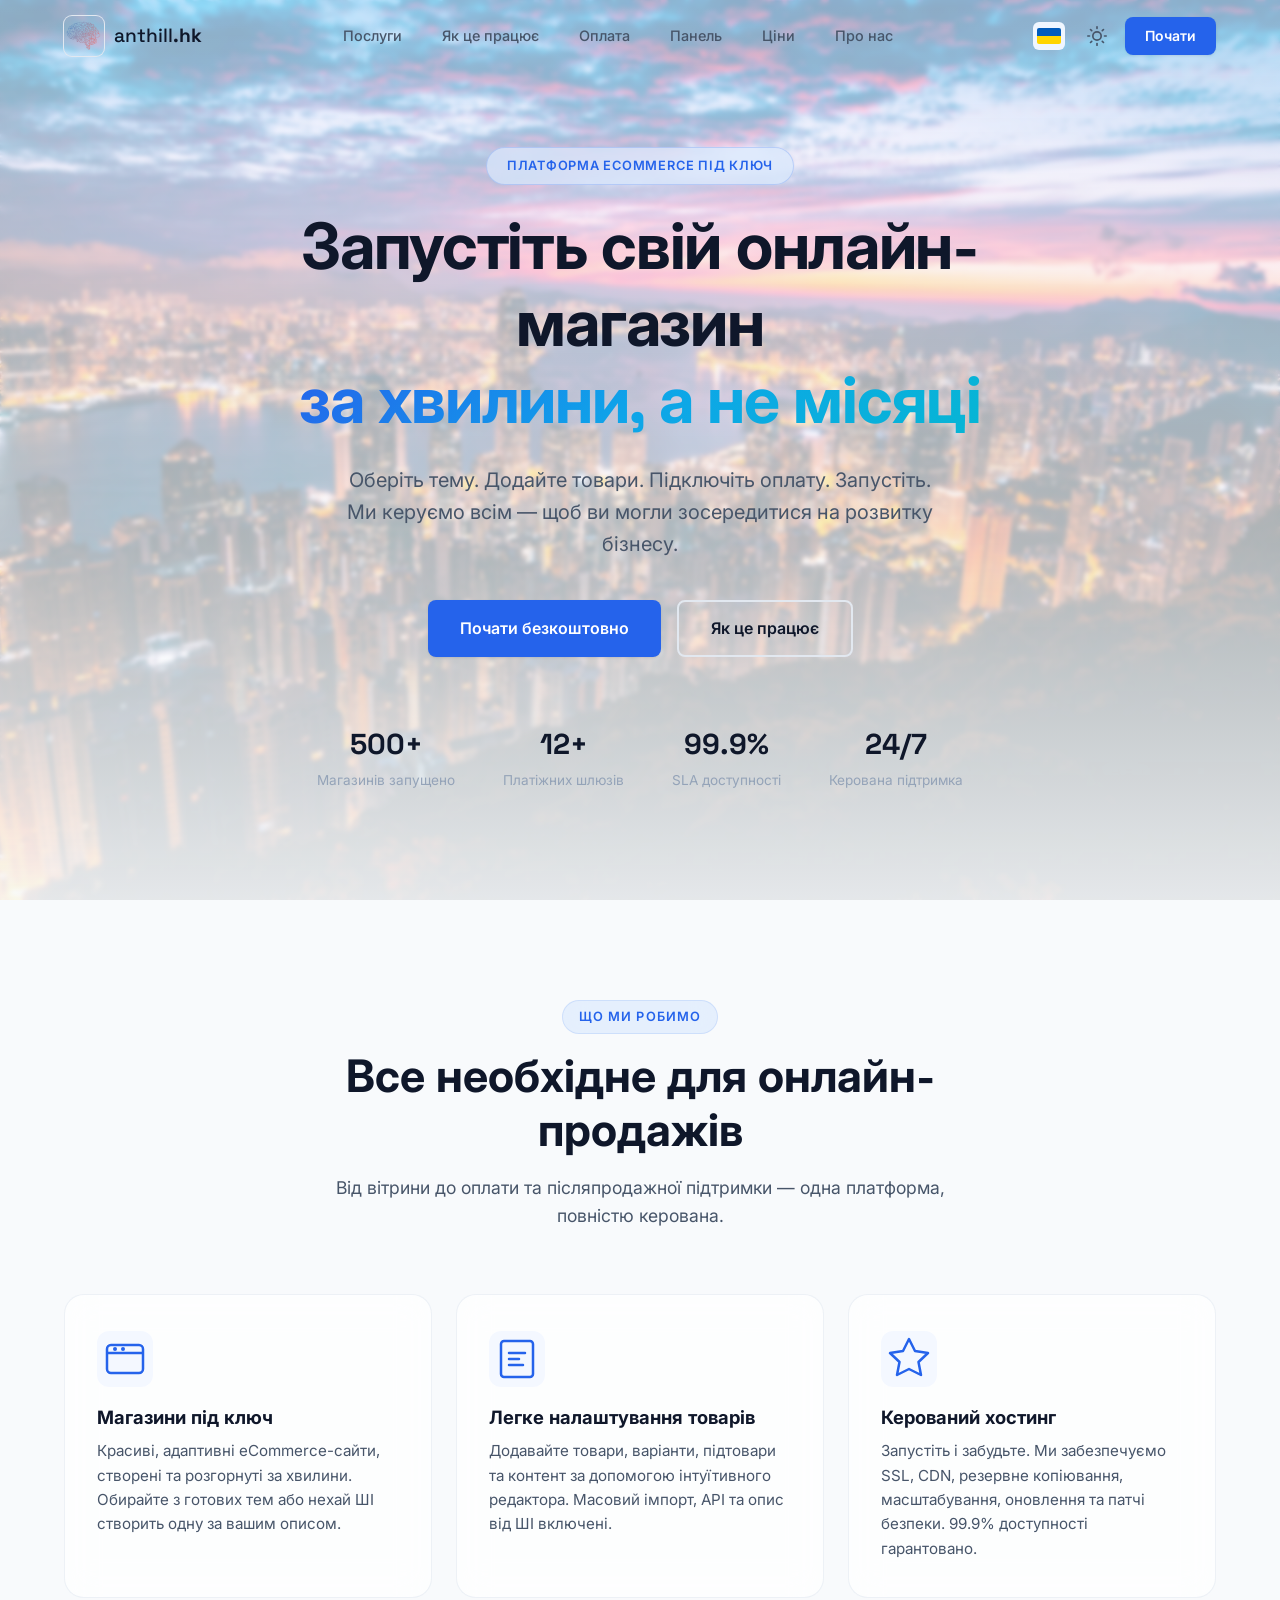
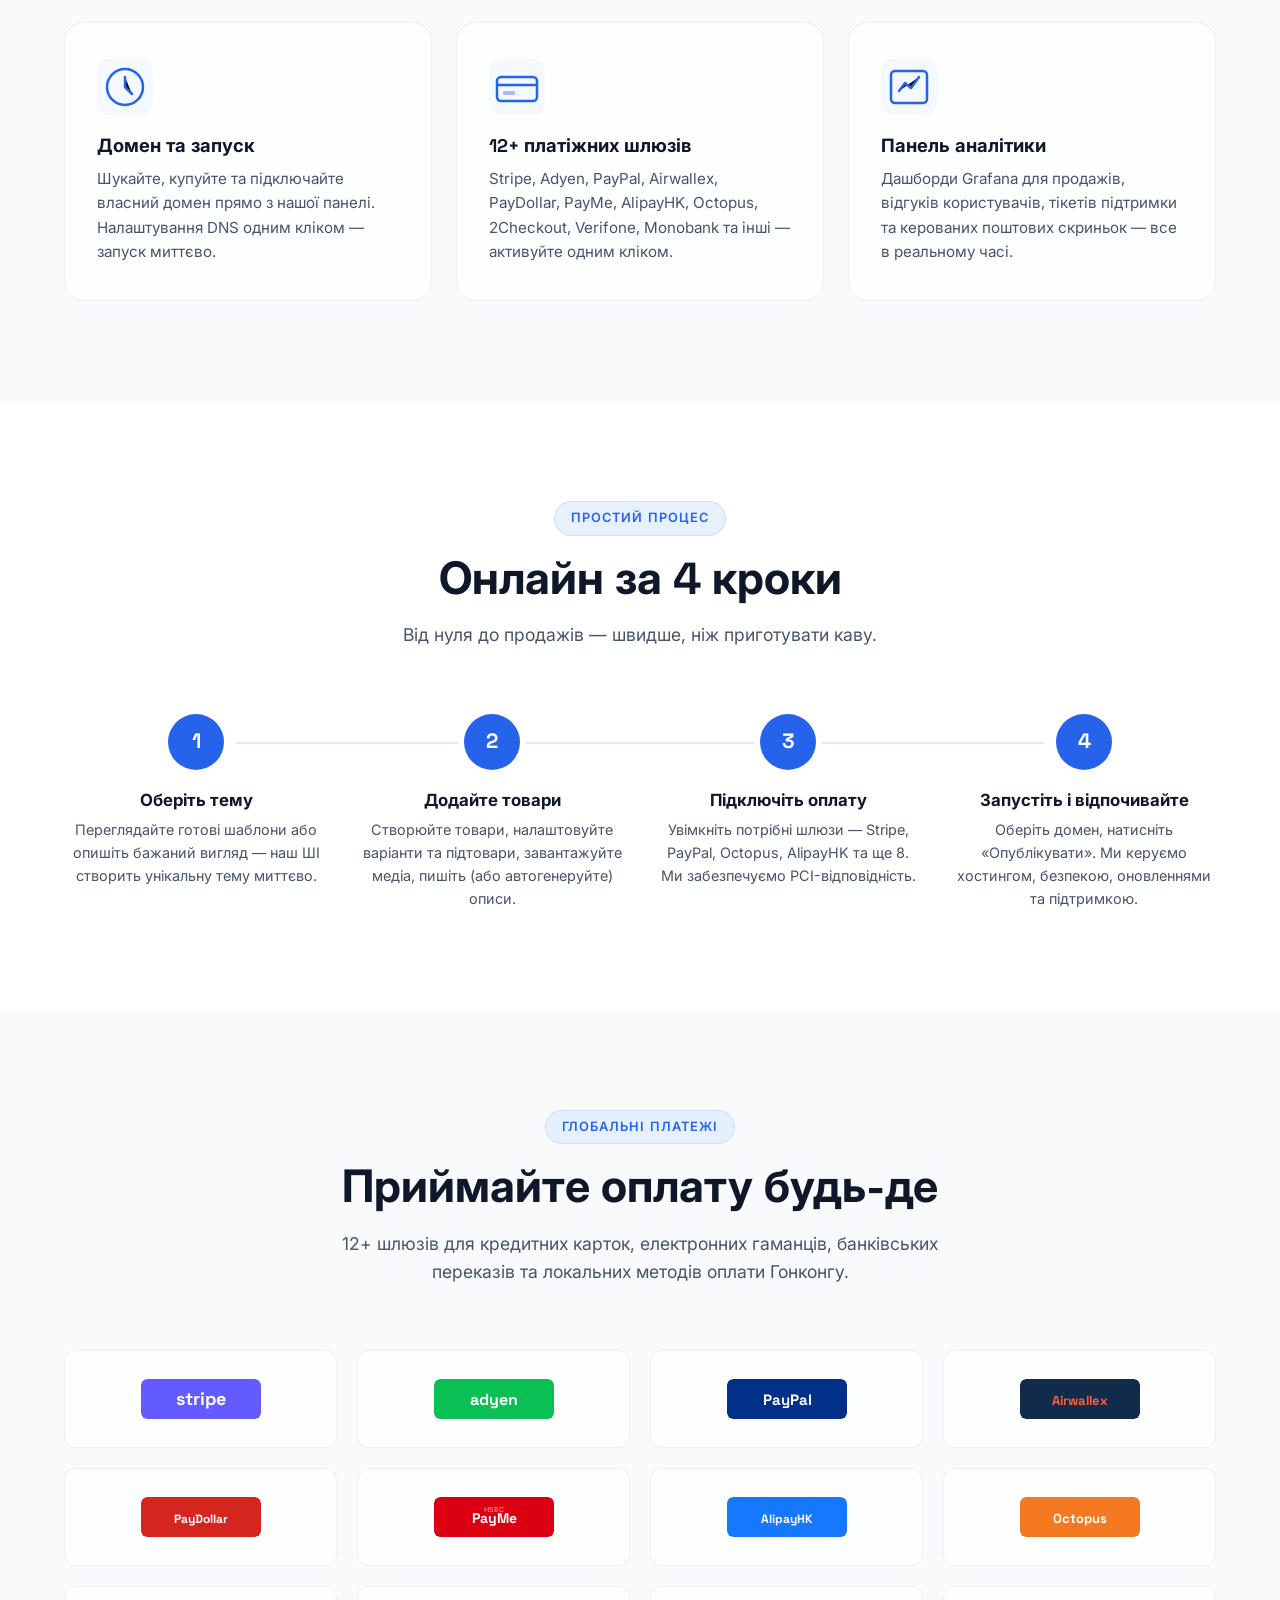
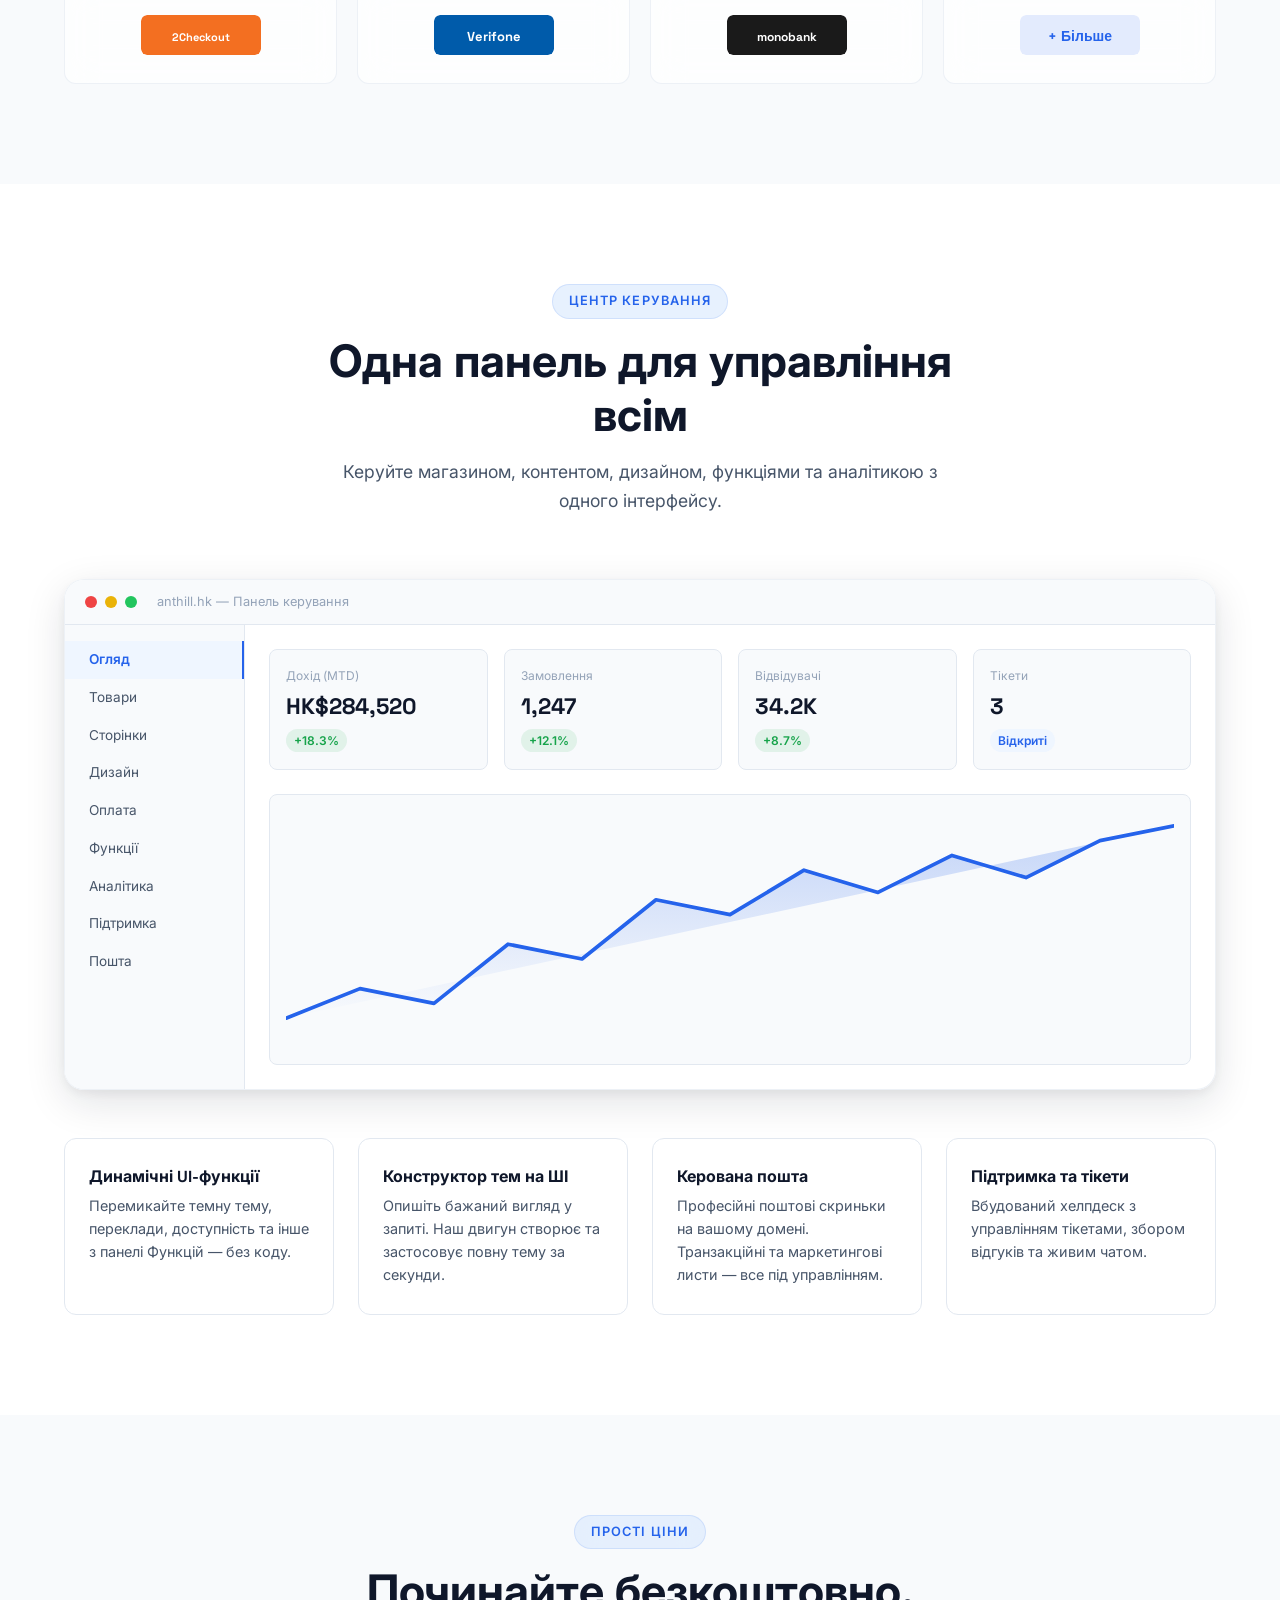
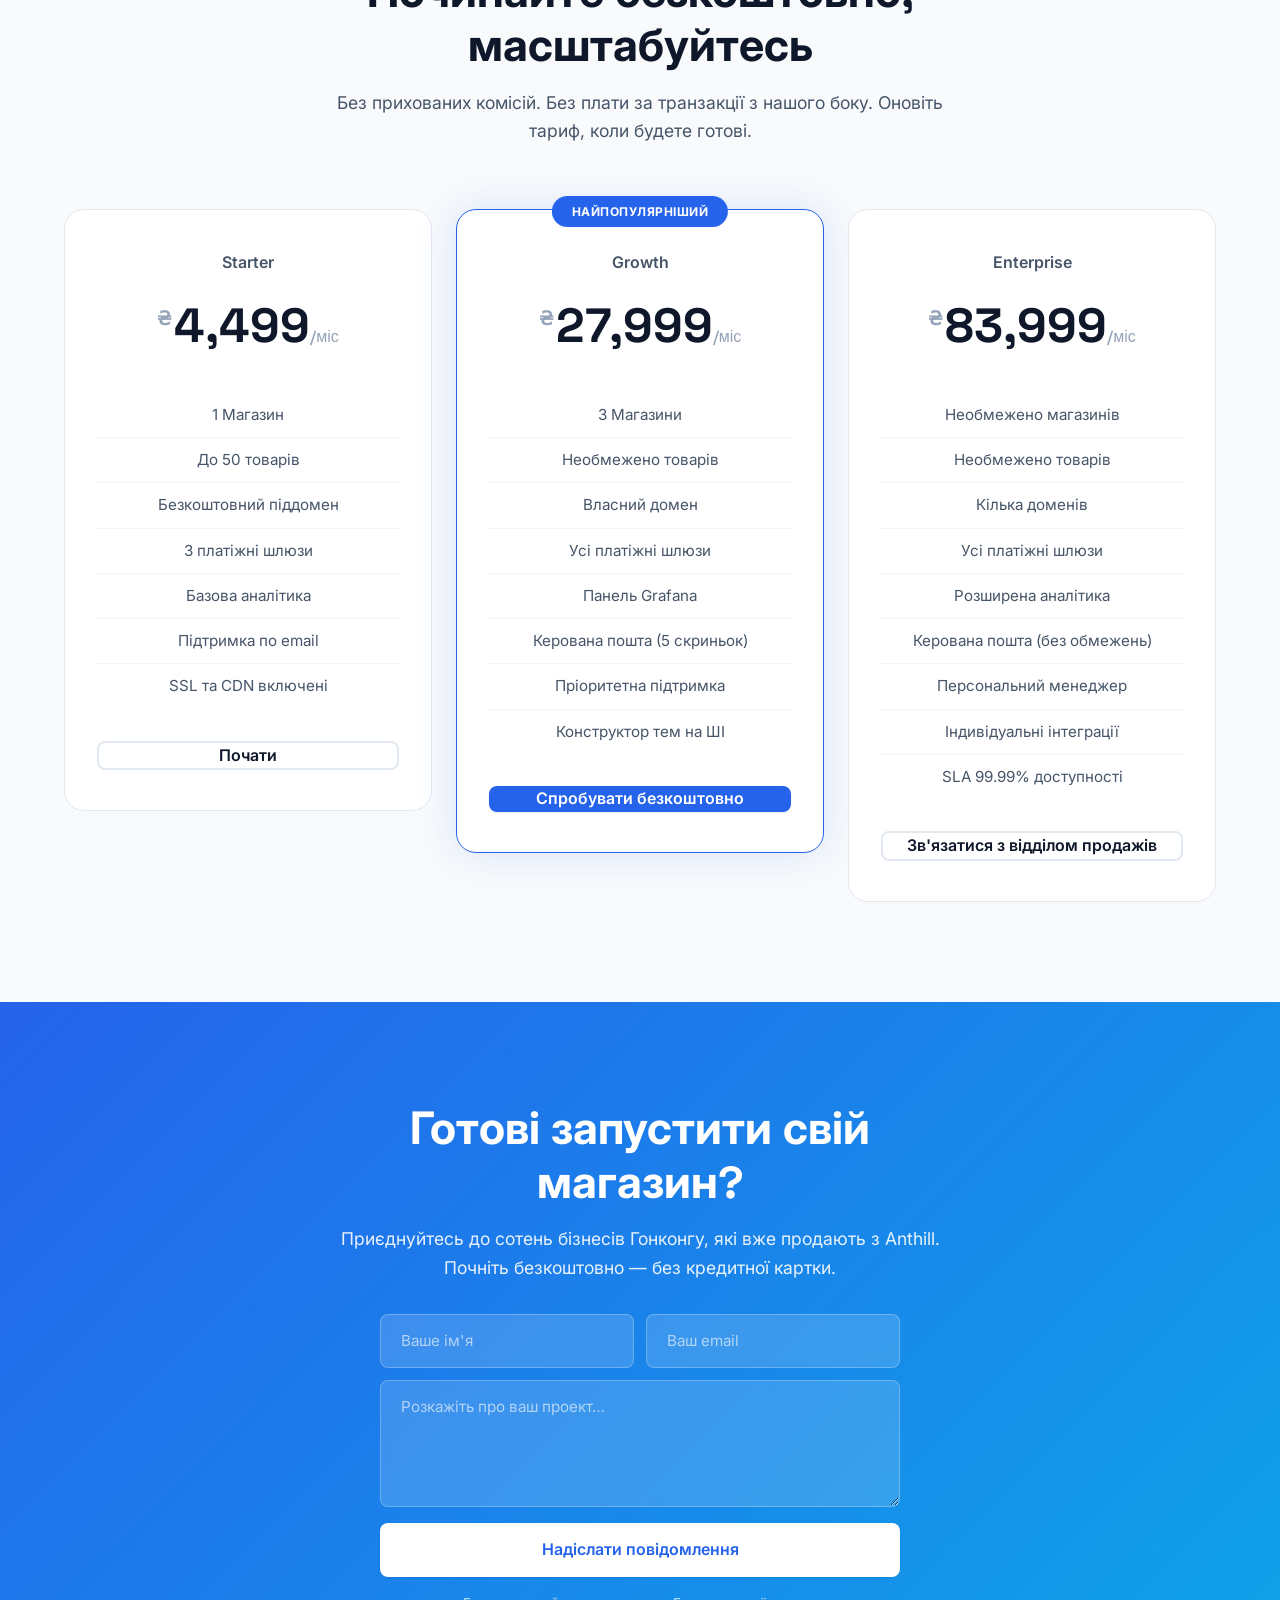
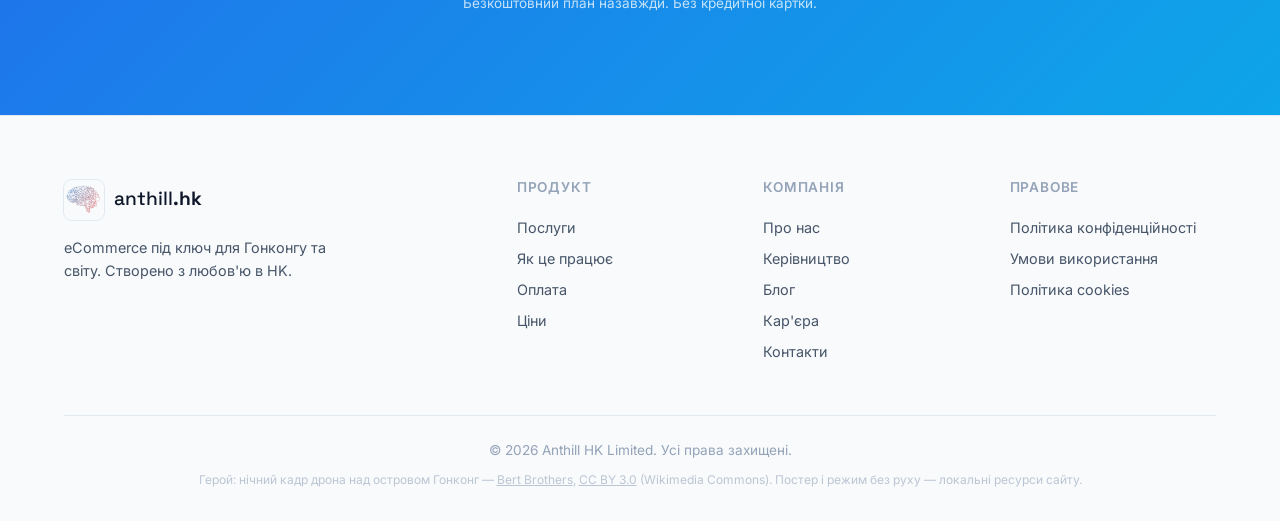
<file: uk/index.html>
<!DOCTYPE html>
<html lang="uk" data-theme="light">
<head>
  <meta charset="UTF-8">
  <meta name="viewport" content="width=device-width, initial-scale=1.0">
  <title>Anthill HK — eCommerce під ключ, запуск за хвилини</title>
  <meta name="description" content="Anthill HK створює повністю керовані інтернет-магазини під ключ. Оберіть тему, додайте товари, підключіть оплату, запустіть — ми подбаємо про решту.">
  <link rel="preconnect" href="https://fonts.googleapis.com">
  <link rel="preconnect" href="https://fonts.gstatic.com" crossorigin>
  <link href="https://fonts.googleapis.com/css2?family=Inter:wght@400;500;600;700;800&family=Space+Grotesk:wght@500;700&display=swap" rel="stylesheet">
  <link rel="stylesheet" href="../css/theme.css">
  <link rel="stylesheet" href="../css/main.css">
  <link rel="icon" type="image/png" href="../assets/icons/favicon.png">
  <!-- Matomo analytics -->
  <script src="../js/matomo.js" defer></script>
  <!-- SEO -->
  <link rel="canonical" href="https://anthill.hk/uk/">
  <meta property="og:type" content="website">
  <meta property="og:url" content="https://anthill.hk/uk/">
  <meta property="og:title" content="Anthill HK — eCommerce під ключ, запуск за хвилини">
  <meta property="og:description" content="Anthill HK створює повністю керовані інтернет-магазини під ключ.">
  <meta property="og:image" content="https://anthill.hk/assets/img/logo.png">
  <meta name="twitter:card" content="summary_large_image">
  <meta name="twitter:title" content="Anthill HK — eCommerce під ключ">
  <meta name="twitter:description" content="Платформа eCommerce під ключ для бізнесу Гонконгу.">
  <meta name="twitter:image" content="https://anthill.hk/assets/img/logo.png">
  <!-- hreflang -->
  <link rel="alternate" hreflang="en" href="https://anthill.hk/">
  <link rel="alternate" hreflang="es" href="https://anthill.hk/es/">
  <link rel="alternate" hreflang="uk" href="https://anthill.hk/uk/">
  <link rel="alternate" hreflang="zh-Hant-HK" href="https://anthill.hk/hk/">
  <link rel="alternate" hreflang="x-default" href="https://anthill.hk/">
</head>
<body>
  <!-- Matomo: image tracking when JavaScript is disabled -->
  <noscript>
    <p><img referrerpolicy="no-referrer-when-downgrade" src="https://matomo.matumi.anthill.hk/matomo.php?idsite=4&amp;rec=1" style="border:0;" alt="" /></p>
  </noscript>
  <!-- Skip to main content -->
  <a class="skip-link" href="#main">Перейти до основного контенту</a>
  <!-- ====== NAV ====== -->
  <header class="site-header" id="site-header">
    <div class="container nav-wrap">
      <a href="/uk/" class="logo" aria-label="Anthill HK головна">
        <img class="logo-img" src="../assets/img/logo.png" alt="Anthill" width="40" height="40">
        <span class="logo-text">anthill<strong>.hk</strong></span>
      </a>
      <nav class="main-nav" id="main-nav" aria-label="Головна навігація">
        <ul>
          <li><a href="#services">Послуги</a></li>
          <li><a href="#how-it-works">Як це працює</a></li>
          <li><a href="#payments">Оплата</a></li>
          <li><a href="#dashboard">Панель</a></li>
          <li><a href="#pricing">Ціни</a></li>
          <li><a href="/uk/about/">Про нас</a></li>
        </ul>
      </nav>
      <div class="nav-actions">
        <div class="lang-switcher" aria-label="Мова сайту, змінити на:">
          <button class="lang-switcher-btn" type="button" aria-label="Українська" title="Українська"><svg viewBox="0 0 60 40" width="24" height="16"><rect width="60" height="20" fill="#005BBB"/><rect y="20" width="60" height="20" fill="#FFD500"/></svg></button>
          <div class="lang-switcher-menu">
            <a href="/" title="English" aria-label="Змінити на English"><svg viewBox="0 0 60 40" width="24" height="16"><rect width="60" height="40" fill="#012169"/><path d="M0 0l60 40M60 0L0 40" stroke="#fff" stroke-width="8"/><path d="M0 0l60 40M60 0L0 40" stroke="#C8102E" stroke-width="4"/><path d="M30 0v40M0 20h60" stroke="#fff" stroke-width="12"/><path d="M30 0v40M0 20h60" stroke="#C8102E" stroke-width="7"/></svg></a>
            <a href="/es/" title="Español" aria-label="Змінити на Español"><svg viewBox="0 0 60 40" width="24" height="16"><rect width="60" height="10" fill="#AA151B"/><rect y="10" width="60" height="20" fill="#F1BF00"/><rect y="30" width="60" height="10" fill="#AA151B"/></svg></a>
            <a href="/hk/" title="繁體中文" aria-label="Змінити на 繁體中文"><svg viewBox="0 0 60 40" width="24" height="16"><rect width="60" height="40" fill="#DE2910"/><g fill="#fff" transform="translate(30,20)"><ellipse rx="3" ry="7"/><ellipse rx="3" ry="7" transform="rotate(72)"/><ellipse rx="3" ry="7" transform="rotate(144)"/><ellipse rx="3" ry="7" transform="rotate(216)"/><ellipse rx="3" ry="7" transform="rotate(288)"/></g></svg></a>
          </div>
        </div>
        <button class="btn-icon theme-toggle" id="theme-toggle" aria-label="Перемкнути темну тему" title="Перемкнути темну тему">
          <svg class="icon-sun" viewBox="0 0 24 24" width="20" height="20"><circle cx="12" cy="12" r="5" stroke="currentColor" stroke-width="2" fill="none"/><g stroke="currentColor" stroke-width="2" stroke-linecap="round"><line x1="12" y1="1" x2="12" y2="3"/><line x1="12" y1="21" x2="12" y2="23"/><line x1="4.22" y1="4.22" x2="5.64" y2="5.64"/><line x1="18.36" y1="18.36" x2="19.78" y2="19.78"/><line x1="1" y1="12" x2="3" y2="12"/><line x1="21" y1="12" x2="23" y2="12"/><line x1="4.22" y1="19.78" x2="5.64" y2="18.36"/><line x1="18.36" y1="5.64" x2="19.78" y2="4.22"/></g></svg>
          <svg class="icon-moon" viewBox="0 0 24 24" width="20" height="20"><path d="M21 12.79A9 9 0 1111.21 3a7 7 0 009.79 9.79z" stroke="currentColor" stroke-width="2" fill="none" stroke-linejoin="round"/></svg>
        </button>
        <a href="#contact" class="btn btn-primary btn-sm">Почати</a>
        <button class="btn-icon mobile-menu-toggle" id="mobile-menu-toggle" aria-label="Перемкнути меню" aria-expanded="false" aria-controls="main-nav" aria-haspopup="true">
          <span></span><span></span><span></span>
        </button>
      </div>
    </div>
  </header>

  <main id="main">
  <!-- ====== HERO ====== -->
  <section class="hero" id="hero">
    <div class="hero-bg-media" aria-hidden="true">
      <video class="hero-video" autoplay muted loop playsinline preload="auto" poster="../assets/img/hero-bg.jpg">
        <source src="https://upload.wikimedia.org/wikipedia/commons/transcoded/8/8d/Hong_Kong_Island_Night_Cityscape_2020.webm/Hong_Kong_Island_Night_Cityscape_2020.webm.360p.webm" type="video/webm">
      </video>
    </div>
    <div class="hero-overlay" aria-hidden="true"></div>
    <div class="container hero-content">
      <div class="hero-badge">Платформа eCommerce під ключ</div>
      <h1>Запустіть свій онлайн-магазин<br><span class="gradient-text">за хвилини, а не місяці</span></h1>
      <p class="hero-sub">Оберіть тему. Додайте товари. Підключіть оплату. Запустіть.<br>Ми керуємо всім — щоб ви могли зосередитися на розвитку бізнесу.</p>
      <div class="hero-actions">
        <a href="#contact" class="btn btn-primary btn-lg">Почати безкоштовно</a>
        <a href="#how-it-works" class="btn btn-outline btn-lg">Як це працює</a>
      </div>
      <div class="hero-stats">
        <div class="stat"><strong>500+</strong><span>Магазинів запущено</span></div>
        <div class="stat"><strong>12+</strong><span>Платіжних шлюзів</span></div>
        <div class="stat"><strong>99.9%</strong><span>SLA доступності</span></div>
        <div class="stat"><strong>24/7</strong><span>Керована підтримка</span></div>
      </div>
    </div>
  </section>

  <!-- ====== SERVICES ====== -->
  <section class="section services" id="services">
    <div class="container">
      <div class="section-header">
        <span class="section-tag">Що ми робимо</span>
        <h2>Все необхідне для онлайн-продажів</h2>
        <p>Від вітрини до оплати та післяпродажної підтримки — одна платформа, повністю керована.</p>
      </div>
      <div class="services-grid">
        <div class="service-card" data-animate>
          <div class="service-icon"><svg viewBox="0 0 48 48" width="48" height="48"><rect x="6" y="10" width="36" height="28" rx="4" stroke="currentColor" stroke-width="2.5" fill="none"/><path d="M6 18h36" stroke="currentColor" stroke-width="2.5"/><circle cx="14" cy="14" r="2" fill="currentColor"/><circle cx="22" cy="14" r="2" fill="currentColor"/></svg></div>
          <h3>Магазини під ключ</h3>
          <p>Красиві, адаптивні eCommerce-сайти, створені та розгорнуті за хвилини. Обирайте з готових тем або нехай ШІ створить одну за вашим описом.</p>
        </div>
        <div class="service-card" data-animate>
          <div class="service-icon"><svg viewBox="0 0 48 48" width="48" height="48"><rect x="8" y="6" width="32" height="36" rx="3" stroke="currentColor" stroke-width="2.5" fill="none"/><path d="M16 18h16M16 24h10M16 30h14" stroke="currentColor" stroke-width="2.5" stroke-linecap="round"/></svg></div>
          <h3>Легке налаштування товарів</h3>
          <p>Додавайте товари, варіанти, підтовари та контент за допомогою інтуїтивного редактора. Масовий імпорт, API та опис від ШІ включені.</p>
        </div>
        <div class="service-card" data-animate>
          <div class="service-icon"><svg viewBox="0 0 48 48" width="48" height="48"><path d="M24 4l6 12 13 2-9.5 9 2.5 13L24 34l-12 6 2.5-13L5 18l13-2z" stroke="currentColor" stroke-width="2.5" fill="none" stroke-linejoin="round"/></svg></div>
          <h3>Керований хостинг</h3>
          <p>Запустіть і забудьте. Ми забезпечуємо SSL, CDN, резервне копіювання, масштабування, оновлення та патчі безпеки. 99.9% доступності гарантовано.</p>
        </div>
        <div class="service-card" data-animate>
          <div class="service-icon"><svg viewBox="0 0 48 48" width="48" height="48"><circle cx="24" cy="24" r="18" stroke="currentColor" stroke-width="2.5" fill="none"/><path d="M24 14v10l7 7" stroke="currentColor" stroke-width="2.5" stroke-linecap="round" stroke-linejoin="round"/></svg></div>
          <h3>Домен та запуск</h3>
          <p>Шукайте, купуйте та підключайте власний домен прямо з нашої панелі. Налаштування DNS одним кліком — запуск миттєво.</p>
        </div>
        <div class="service-card" data-animate>
          <div class="service-icon"><svg viewBox="0 0 48 48" width="48" height="48"><rect x="4" y="14" width="40" height="24" rx="4" stroke="currentColor" stroke-width="2.5" fill="none"/><path d="M4 22h40" stroke="currentColor" stroke-width="2.5"/><rect x="10" y="28" width="12" height="4" rx="1" fill="currentColor" opacity=".4"/></svg></div>
          <h3>12+ платіжних шлюзів</h3>
          <p>Stripe, Adyen, PayPal, Airwallex, PayDollar, PayMe, AlipayHK, Octopus, 2Checkout, Verifone, Monobank та інші — активуйте одним кліком.</p>
        </div>
        <div class="service-card" data-animate>
          <div class="service-icon"><svg viewBox="0 0 48 48" width="48" height="48"><rect x="6" y="8" width="36" height="32" rx="4" stroke="currentColor" stroke-width="2.5" fill="none"/><path d="M14 28l6-8 6 5 8-11" stroke="currentColor" stroke-width="2.5" stroke-linecap="round" stroke-linejoin="round"/></svg></div>
          <h3>Панель аналітики</h3>
          <p>Дашборди Grafana для продажів, відгуків користувачів, тікетів підтримки та керованих поштових скриньок — все в реальному часі.</p>
        </div>
      </div>
    </div>
  </section>

  <!-- ====== HOW IT WORKS ====== -->
  <section class="section how-it-works" id="how-it-works">
    <div class="container">
      <div class="section-header">
        <span class="section-tag">Простий процес</span>
        <h2>Онлайн за 4 кроки</h2>
        <p>Від нуля до продажів — швидше, ніж приготувати каву.</p>
      </div>
      <div class="steps-track">
        <div class="step" data-animate><div class="step-num">1</div><div class="step-body"><h3>Оберіть тему</h3><p>Переглядайте готові шаблони або опишіть бажаний вигляд — наш ШІ створить унікальну тему миттєво.</p></div></div>
        <div class="step" data-animate><div class="step-num">2</div><div class="step-body"><h3>Додайте товари</h3><p>Створюйте товари, налаштовуйте варіанти та підтовари, завантажуйте медіа, пишіть (або автогенеруйте) описи.</p></div></div>
        <div class="step" data-animate><div class="step-num">3</div><div class="step-body"><h3>Підключіть оплату</h3><p>Увімкніть потрібні шлюзи — Stripe, PayPal, Octopus, AlipayHK та ще 8. Ми забезпечуємо PCI-відповідність.</p></div></div>
        <div class="step" data-animate><div class="step-num">4</div><div class="step-body"><h3>Запустіть і відпочивайте</h3><p>Оберіть домен, натисніть «Опублікувати». Ми керуємо хостингом, безпекою, оновленнями та підтримкою.</p></div></div>
      </div>
    </div>
  </section>

  <!-- ====== PAYMENTS ====== -->
  <section class="section payments" id="payments">
    <div class="container">
      <div class="section-header">
        <span class="section-tag">Глобальні платежі</span>
        <h2>Приймайте оплату будь-де</h2>
        <p>12+ шлюзів для кредитних карток, електронних гаманців, банківських переказів та локальних методів оплати Гонконгу.</p>
      </div>
      <div class="payment-grid">
        <div class="payment-logo" data-animate><div class="payment-logo-inner"><svg viewBox="0 0 120 40" width="120" height="40"><rect rx="6" width="120" height="40" fill="#635bff"/><text x="60" y="26" text-anchor="middle" fill="#fff" font-family="'Space Grotesk',sans-serif" font-weight="700" font-size="18">stripe</text></svg></div></div>
        <div class="payment-logo" data-animate><div class="payment-logo-inner"><svg viewBox="0 0 120 40" width="120" height="40"><rect rx="6" width="120" height="40" fill="#0abf53"/><text x="60" y="26" text-anchor="middle" fill="#fff" font-family="'Space Grotesk',sans-serif" font-weight="700" font-size="16">adyen</text></svg></div></div>
        <div class="payment-logo" data-animate><div class="payment-logo-inner"><svg viewBox="0 0 120 40" width="120" height="40"><rect rx="6" width="120" height="40" fill="#003087"/><text x="60" y="26" text-anchor="middle" fill="#fff" font-family="'Space Grotesk',sans-serif" font-weight="700" font-size="15">PayPal</text></svg></div></div>
        <div class="payment-logo" data-animate><div class="payment-logo-inner"><svg viewBox="0 0 120 40" width="120" height="40"><rect rx="6" width="120" height="40" fill="#112b4a"/><text x="60" y="26" text-anchor="middle" fill="#ff5e3a" font-family="'Space Grotesk',sans-serif" font-weight="700" font-size="13">Airwallex</text></svg></div></div>
        <div class="payment-logo" data-animate><div class="payment-logo-inner"><svg viewBox="0 0 120 40" width="120" height="40"><rect rx="6" width="120" height="40" fill="#d4261e"/><text x="60" y="26" text-anchor="middle" fill="#fff" font-family="'Space Grotesk',sans-serif" font-weight="700" font-size="12">PayDollar</text></svg></div></div>
        <div class="payment-logo" data-animate><div class="payment-logo-inner"><svg viewBox="0 0 120 40" width="120" height="40"><rect rx="6" width="120" height="40" fill="#db0011"/><text x="60" y="26" text-anchor="middle" fill="#fff" font-family="'Space Grotesk',sans-serif" font-weight="700" font-size="14">PayMe</text><text x="60" y="15" text-anchor="middle" fill="rgba(255,255,255,.6)" font-family="'Inter',sans-serif" font-weight="500" font-size="7">HSBC</text></svg></div></div>
        <div class="payment-logo" data-animate><div class="payment-logo-inner"><svg viewBox="0 0 120 40" width="120" height="40"><rect rx="6" width="120" height="40" fill="#1677ff"/><text x="60" y="26" text-anchor="middle" fill="#fff" font-family="'Space Grotesk',sans-serif" font-weight="700" font-size="12">AlipayHK</text></svg></div></div>
        <div class="payment-logo" data-animate><div class="payment-logo-inner"><svg viewBox="0 0 120 40" width="120" height="40"><rect rx="6" width="120" height="40" fill="#f47920"/><text x="60" y="26" text-anchor="middle" fill="#fff" font-family="'Space Grotesk',sans-serif" font-weight="700" font-size="13">Octopus</text></svg></div></div>
        <div class="payment-logo" data-animate><div class="payment-logo-inner"><svg viewBox="0 0 120 40" width="120" height="40"><rect rx="6" width="120" height="40" fill="#f36f21"/><text x="60" y="26" text-anchor="middle" fill="#fff" font-family="'Space Grotesk',sans-serif" font-weight="700" font-size="11">2Checkout</text></svg></div></div>
        <div class="payment-logo" data-animate><div class="payment-logo-inner"><svg viewBox="0 0 120 40" width="120" height="40"><rect rx="6" width="120" height="40" fill="#005baa"/><text x="60" y="26" text-anchor="middle" fill="#fff" font-family="'Space Grotesk',sans-serif" font-weight="700" font-size="13">Verifone</text></svg></div></div>
        <div class="payment-logo" data-animate><div class="payment-logo-inner"><svg viewBox="0 0 120 40" width="120" height="40"><rect rx="6" width="120" height="40" fill="#1a1a1a"/><text x="60" y="26" text-anchor="middle" fill="#fff" font-family="'Space Grotesk',sans-serif" font-weight="700" font-size="12">monobank</text></svg></div></div>
        <div class="payment-logo" data-animate><div class="payment-logo-inner"><svg viewBox="0 0 120 40" width="120" height="40"><rect rx="6" width="120" height="40" fill="var(--accent)" opacity=".12" /><text x="60" y="26" text-anchor="middle" fill="var(--accent)" font-family="'Space Grotesk',sans-serif" font-weight="700" font-size="14">+ Більше</text></svg></div></div>
      </div>
    </div>
  </section>

  <!-- ====== DASHBOARD ====== -->
  <section class="section dashboard" id="dashboard">
    <div class="container">
      <div class="section-header">
        <span class="section-tag">Центр керування</span>
        <h2>Одна панель для управління всім</h2>
        <p>Керуйте магазином, контентом, дизайном, функціями та аналітикою з одного інтерфейсу.</p>
      </div>
      <div class="dashboard-preview" data-animate>
        <div class="dash-window">
          <div class="dash-titlebar">
            <span class="dot red"></span><span class="dot yellow"></span><span class="dot green"></span>
            <span class="dash-title">anthill.hk — Панель керування</span>
          </div>
          <div class="dash-body">
            <aside class="dash-sidebar" id="dash-sidebar">
              <div class="dash-nav-item active" data-tab="overview">Огляд</div>
              <div class="dash-nav-item" data-tab="products">Товари</div>
              <div class="dash-nav-item" data-tab="pages">Сторінки</div>
              <div class="dash-nav-item" data-tab="design">Дизайн</div>
              <div class="dash-nav-item" data-tab="payments">Оплата</div>
              <div class="dash-nav-item" data-tab="features">Функції</div>
              <div class="dash-nav-item" data-tab="analytics">Аналітика</div>
              <div class="dash-nav-item" data-tab="support">Підтримка</div>
              <div class="dash-nav-item" data-tab="email">Пошта</div>
            </aside>
            <div class="dash-main" id="dash-main">
              <div class="dash-cards">
                <div class="dash-metric"><span class="dash-metric-label">Дохід (MTD)</span><span class="dash-metric-value">HK$284,520</span><span class="dash-metric-change positive">+18.3%</span></div>
                <div class="dash-metric"><span class="dash-metric-label">Замовлення</span><span class="dash-metric-value">1,247</span><span class="dash-metric-change positive">+12.1%</span></div>
                <div class="dash-metric"><span class="dash-metric-label">Відвідувачі</span><span class="dash-metric-value">34.2K</span><span class="dash-metric-change positive">+8.7%</span></div>
                <div class="dash-metric"><span class="dash-metric-label">Тікети</span><span class="dash-metric-value">3</span><span class="dash-metric-change neutral">Відкриті</span></div>
              </div>
              <div class="dash-chart"><svg viewBox="0 0 600 160" preserveAspectRatio="none" class="chart-line"><polyline points="0,140 50,120 100,130 150,90 200,100 250,60 300,70 350,40 400,55 450,30 500,45 550,20 600,10" fill="none" stroke="var(--accent)" stroke-width="2.5" stroke-linecap="round" stroke-linejoin="round"/><polyline points="0,140 50,120 100,130 150,90 200,100 250,60 300,70 350,40 400,55 450,30 500,45 550,20 600,10" fill="url(#chart-fill)" stroke="none"/><defs><linearGradient id="chart-fill" x1="0" y1="0" x2="0" y2="1"><stop offset="0%" stop-color="var(--accent)" stop-opacity="0.25"/><stop offset="100%" stop-color="var(--accent)" stop-opacity="0"/></linearGradient></defs></svg></div>
            </div>
          </div>
        </div>
      </div>
      <div class="dashboard-features">
        <div class="dash-feature" data-animate><h4>Динамічні UI-функції</h4><p>Перемикайте темну тему, переклади, доступність та інше з панелі Функцій — без коду.</p></div>
        <div class="dash-feature" data-animate><h4>Конструктор тем на ШІ</h4><p>Опишіть бажаний вигляд у запиті. Наш двигун створює та застосовує повну тему за секунди.</p></div>
        <div class="dash-feature" data-animate><h4>Керована пошта</h4><p>Професійні поштові скриньки на вашому домені. Транзакційні та маркетингові листи — все під управлінням.</p></div>
        <div class="dash-feature" data-animate><h4>Підтримка та тікети</h4><p>Вбудований хелпдеск з управлінням тікетами, збором відгуків та живим чатом.</p></div>
      </div>
    </div>
  </section>

  <!-- ====== PRICING ====== -->
  <section class="section pricing" id="pricing">
    <div class="container">
      <div class="section-header">
        <span class="section-tag">Прості ціни</span>
        <h2>Починайте безкоштовно, масштабуйтесь</h2>
        <p>Без прихованих комісій. Без плати за транзакції з нашого боку. Оновіть тариф, коли будете готові.</p>
      </div>
      <div class="pricing-grid">
        <div class="pricing-card" data-animate>
          <div class="pricing-tier">Starter</div>
          <div class="pricing-price"><span class="currency">₴</span>4,499<span class="period">/міс</span></div>
          <ul class="pricing-features"><li>1 Магазин</li><li>До 50 товарів</li><li>Безкоштовний піддомен</li><li>3 платіжні шлюзи</li><li>Базова аналітика</li><li>Підтримка по email</li><li>SSL та CDN включені</li></ul>
          <a href="#contact" class="btn btn-outline btn-block">Почати</a>
        </div>
        <div class="pricing-card featured" data-animate>
          <div class="pricing-badge">Найпопулярніший</div>
          <div class="pricing-tier">Growth</div>
          <div class="pricing-price"><span class="currency">₴</span>27,999<span class="period">/міс</span></div>
          <ul class="pricing-features"><li>3 Магазини</li><li>Необмежено товарів</li><li>Власний домен</li><li>Усі платіжні шлюзи</li><li>Панель Grafana</li><li>Керована пошта (5 скриньок)</li><li>Пріоритетна підтримка</li><li>Конструктор тем на ШІ</li></ul>
          <a href="#contact" class="btn btn-primary btn-block">Спробувати безкоштовно</a>
        </div>
        <div class="pricing-card" data-animate>
          <div class="pricing-tier">Enterprise</div>
          <div class="pricing-price"><span class="currency">₴</span>83,999<span class="period">/міс</span></div>
          <ul class="pricing-features"><li>Необмежено магазинів</li><li>Необмежено товарів</li><li>Кілька доменів</li><li>Усі платіжні шлюзи</li><li>Розширена аналітика</li><li>Керована пошта (без обмежень)</li><li>Персональний менеджер</li><li>Індивідуальні інтеграції</li><li>SLA 99.99% доступності</li></ul>
          <a href="#contact" class="btn btn-outline btn-block">Зв'язатися з відділом продажів</a>
        </div>
      </div>
    </div>
  </section>

  <!-- ====== CTA / CONTACT ====== -->
  <section class="section cta" id="contact">
    <div class="container">
      <div class="cta-inner">
        <h2>Готові запустити свій магазин?</h2>
        <p>Приєднуйтесь до сотень бізнесів Гонконгу, які вже продають з Anthill. Почніть безкоштовно — без кредитної картки.</p>
        <form class="contact-form" id="contact-form">
          <div class="form-row">
            <input type="text" name="name" placeholder="Ваше ім'я" required aria-label="Ваше ім'я">
            <input type="email" name="email" placeholder="Ваш email" required aria-label="Адреса електронної пошти">
          </div>
          <div class="form-row full">
            <textarea name="message" placeholder="Розкажіть про ваш проект…" rows="4" required aria-label="Повідомлення"></textarea>
          </div>
          <div class="form-row full">
            <button type="submit" class="btn btn-primary btn-lg btn-block">Надіслати повідомлення</button>
          </div>
          <p class="form-note">Безкоштовний план назавжди. Без кредитної картки.</p>
        </form>
      </div>
    </div>
  </section>
  </main>

  <!-- ====== FOOTER ====== -->
  <footer class="site-footer">
    <div class="container">
      <div class="footer-grid">
        <div class="footer-brand">
          <a href="/uk/" class="logo"><img class="logo-img" src="../assets/img/logo.png" alt="Anthill" width="40" height="40"><span class="logo-text">anthill<strong>.hk</strong></span></a>
          <p>eCommerce під ключ для Гонконгу та світу. Створено з любов'ю в HK.</p>
        </div>
        <div class="footer-links"><h4>Продукт</h4><ul><li><a href="#services">Послуги</a></li><li><a href="#how-it-works">Як це працює</a></li><li><a href="#payments">Оплата</a></li><li><a href="#pricing">Ціни</a></li></ul></div>
        <div class="footer-links"><h4>Компанія</h4><ul><li><a href="/uk/about/">Про нас</a></li><li><a href="/uk/team/yevgen-trotsan/">Керівництво</a></li><li><a href="#">Блог</a></li><li><a href="#">Кар'єра</a></li><li><a href="#contact">Контакти</a></li></ul></div>
        <div class="footer-links"><h4>Правове</h4><ul><li><a href="#">Політика конфіденційності</a></li><li><a href="#">Умови використання</a></li><li><a href="#">Політика cookies</a></li></ul></div>
      </div>
      <div class="footer-bottom">
        <p>&copy; 2026 Anthill HK Limited. Усі права захищені.</p>
        <p class="photo-credit">Герой: нічний кадр дрона над островом Гонконг — <a href="https://commons.wikimedia.org/wiki/File:Hong_Kong_Island_Night_Cityscape_2020.webm" target="_blank" rel="noopener">Bert Brothers</a>, <a href="https://creativecommons.org/licenses/by/3.0/" target="_blank" rel="noopener">CC&nbsp;BY&nbsp;3.0</a> (Wikimedia Commons). Постер і режим без руху — локальні ресурси сайту.</p>
      </div>
    </div>
  </footer>

  <script src="../js/config.js"></script>
  <script src="../js/main.js"></script>
</body>
</html>
</file>
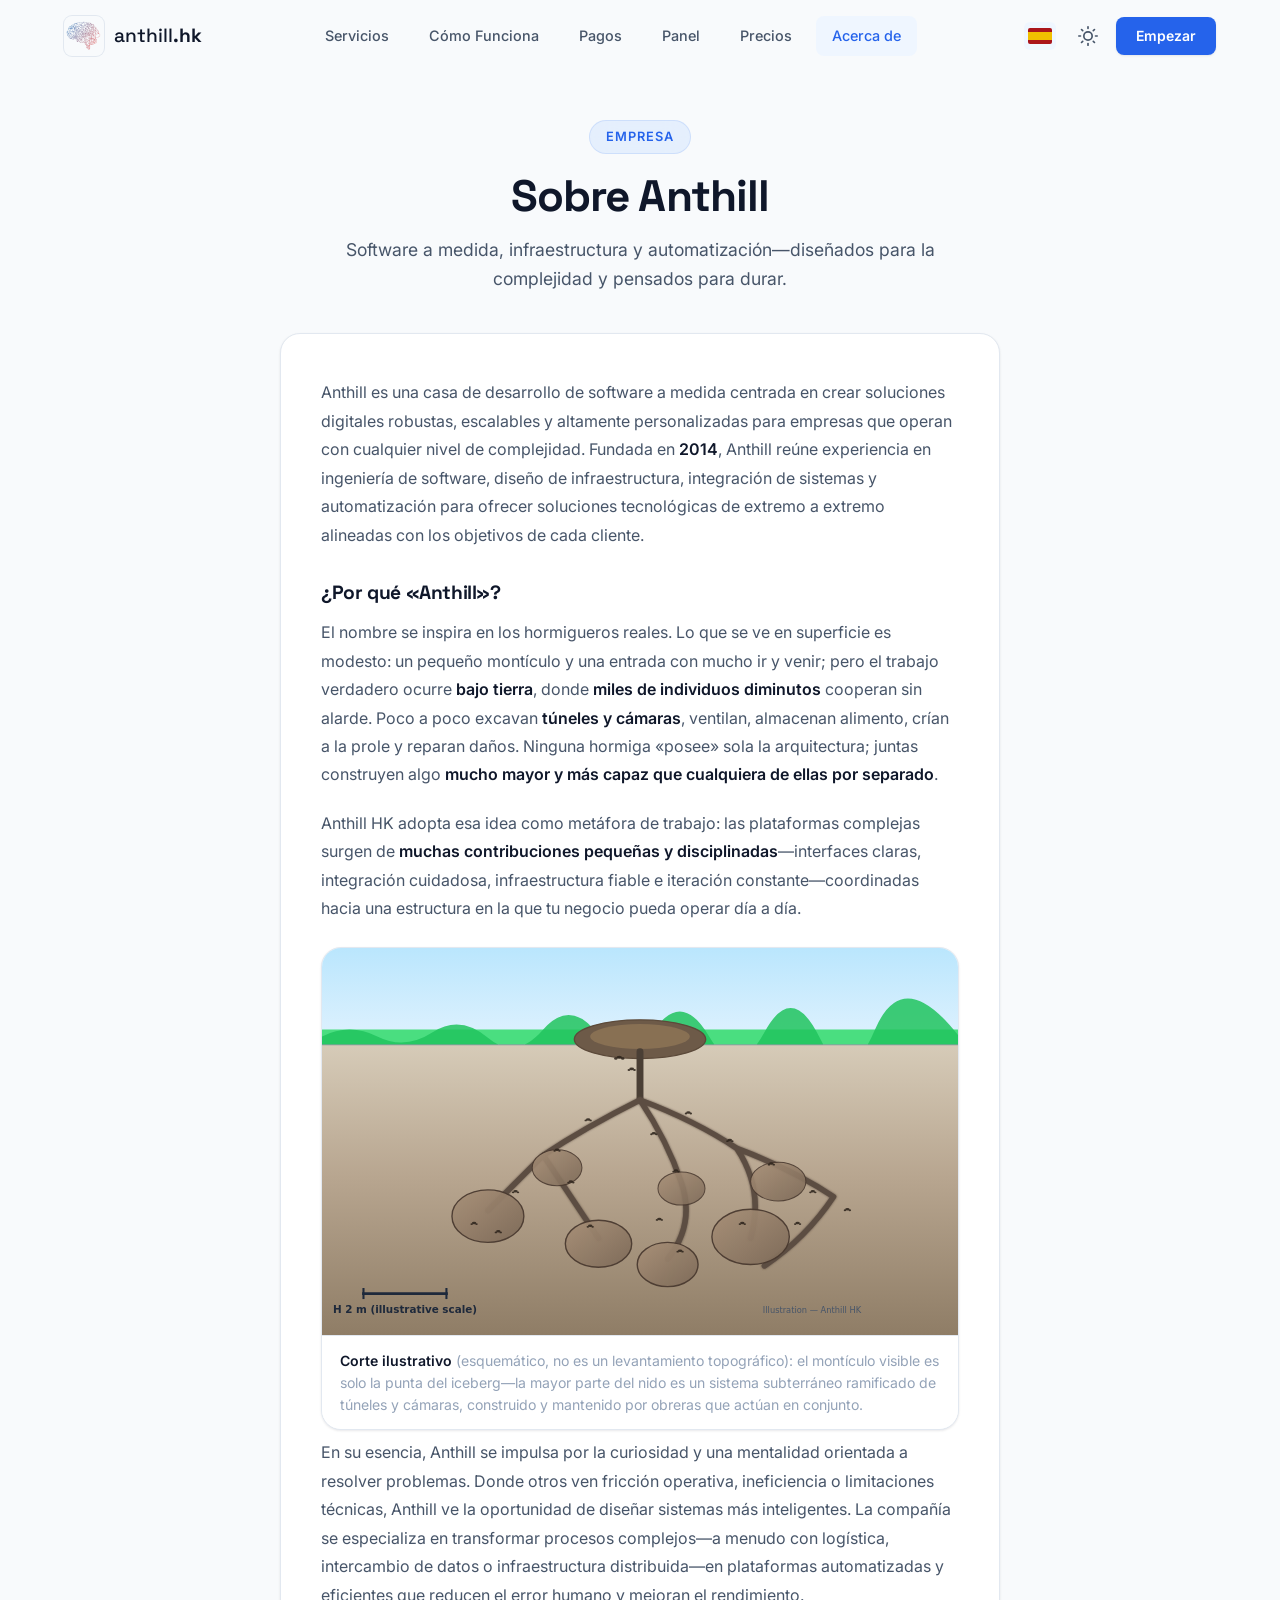
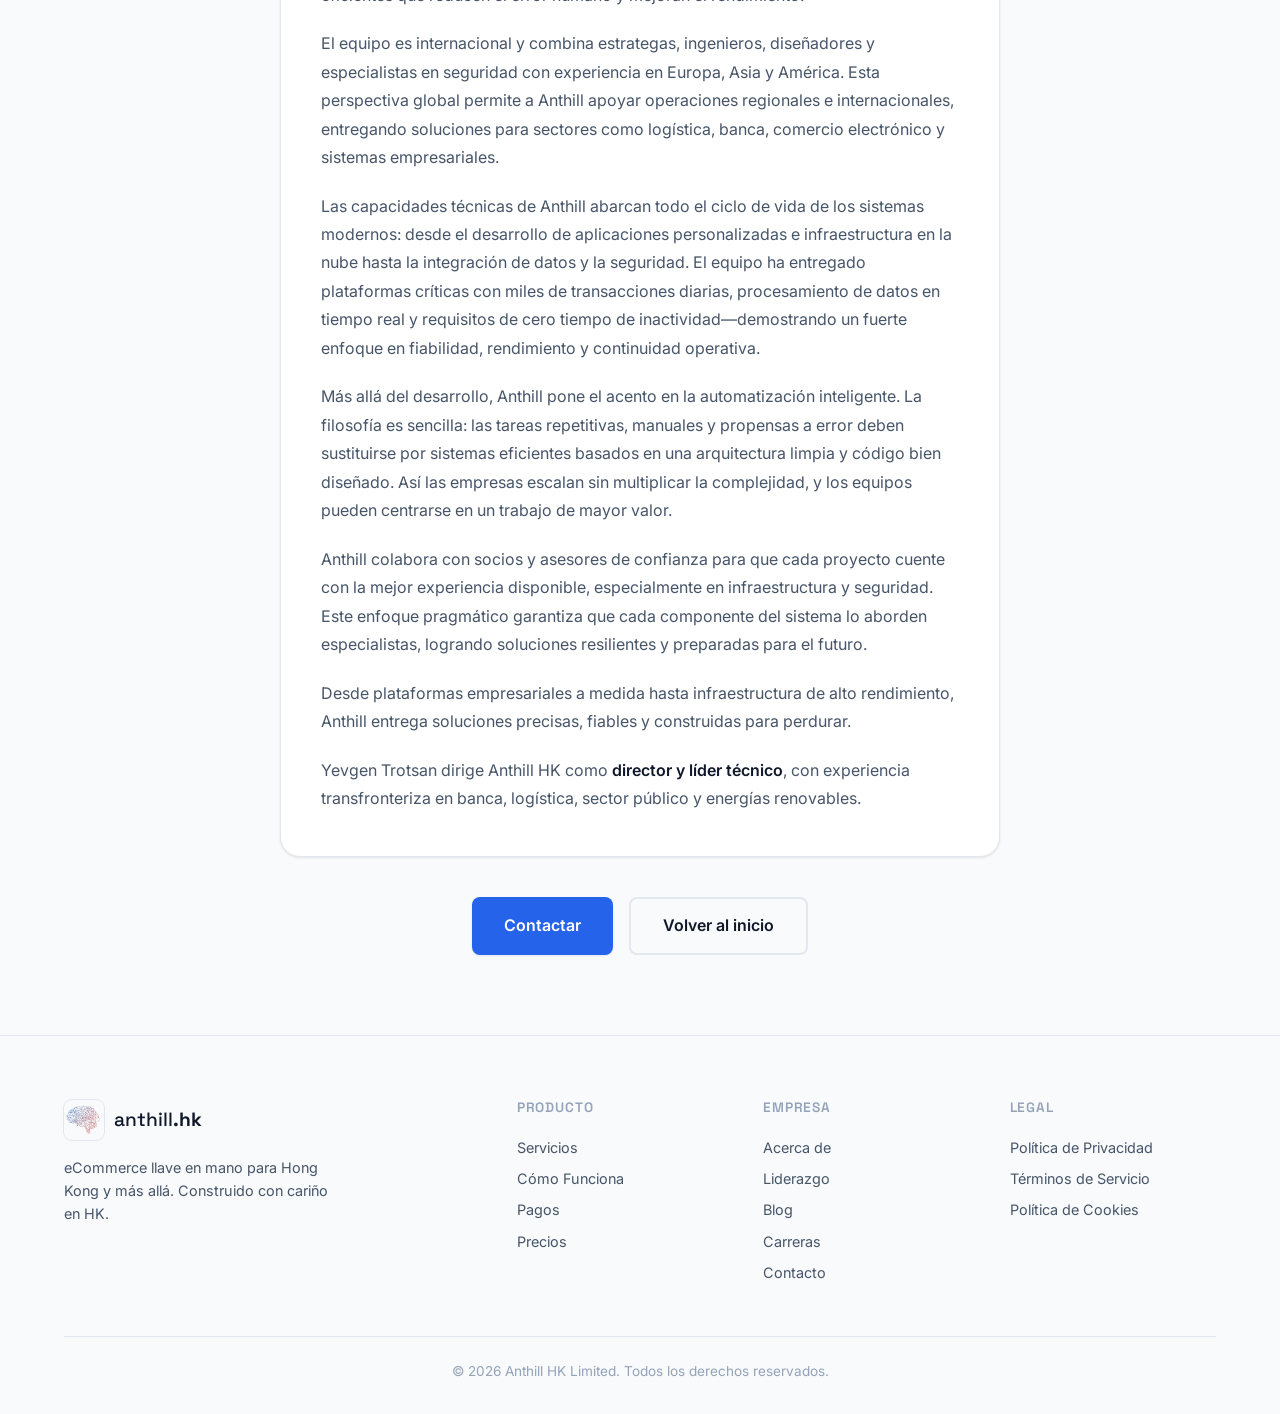
<file: es/about/index.html>
<!DOCTYPE html>
<html lang="es" data-theme="light">
<head>
  <meta charset="UTF-8">
  <meta name="viewport" content="width=device-width, initial-scale=1.0">
  <title>Sobre Anthill — Anthill HK</title>
  <meta name="description" content="Anthill es una casa de desarrollo de software a medida fundada en 2014. Plataformas personalizadas, infraestructura en la nube, integración y automatización.">
  <link rel="preconnect" href="https://fonts.googleapis.com">
  <link rel="preconnect" href="https://fonts.gstatic.com" crossorigin>
  <link href="https://fonts.googleapis.com/css2?family=Inter:wght@400;500;600;700;800&family=Space+Grotesk:wght@500;700&display=swap" rel="stylesheet">
  <link rel="stylesheet" href="../../css/theme.css">
  <link rel="stylesheet" href="../../css/main.css">
  <link rel="icon" type="image/png" href="../../assets/icons/favicon.png">
  <script src="../../js/matomo.js" defer></script>
  <link rel="canonical" href="https://anthill.hk/es/about/">
  <meta property="og:type" content="website">
  <meta property="og:url" content="https://anthill.hk/es/about/">
  <meta property="og:title" content="Sobre Anthill — Anthill HK">
  <meta property="og:description" content="Desarrollo de software a medida, infraestructura y automatización desde 2014.">
  <meta property="og:image" content="https://anthill.hk/assets/img/logo.png">
  <meta name="twitter:card" content="summary_large_image">
  <link rel="alternate" hreflang="en" href="https://anthill.hk/about/">
  <link rel="alternate" hreflang="es" href="https://anthill.hk/es/about/">
  <link rel="alternate" hreflang="uk" href="https://anthill.hk/uk/about/">
  <link rel="alternate" hreflang="zh-Hant-HK" href="https://anthill.hk/hk/about/">
  <link rel="alternate" hreflang="x-default" href="https://anthill.hk/about/">
  <script type="application/ld+json">
  {"@context":"https://schema.org","@type":"AboutPage","name":"Sobre Anthill","url":"https://anthill.hk/es/about/","isPartOf":{"@type":"WebSite","name":"Anthill HK","url":"https://anthill.hk"}}
  </script>
</head>
<body>
  <noscript>
    <p><img referrerpolicy="no-referrer-when-downgrade" src="https://matomo.matumi.anthill.hk/matomo.php?idsite=4&amp;rec=1" style="border:0;" alt="" /></p>
  </noscript>
  <a class="skip-link" href="#main">Saltar al contenido principal</a>
  <header class="site-header scrolled" id="site-header">
    <div class="container nav-wrap">
      <a href="/es/" class="logo" aria-label="Anthill HK inicio">
        <img class="logo-img" src="../../assets/img/logo.png" alt="Anthill" width="40" height="40">
        <span class="logo-text">anthill<strong>.hk</strong></span>
      </a>
      <nav class="main-nav" id="main-nav" aria-label="Navegación principal">
        <ul>
          <li><a href="/es/#services">Servicios</a></li>
          <li><a href="/es/#how-it-works">Cómo Funciona</a></li>
          <li><a href="/es/#payments">Pagos</a></li>
          <li><a href="/es/#dashboard">Panel</a></li>
          <li><a href="/es/#pricing">Precios</a></li>
          <li><a href="/es/about/" class="active" aria-current="page">Acerca de</a></li>
        </ul>
      </nav>
      <div class="nav-actions">
        <div class="lang-switcher" aria-label="Idioma del sitio, cambiar a:">
          <button class="lang-switcher-btn" type="button" aria-label="Español" title="Español"><svg viewBox="0 0 60 40" width="24" height="16"><rect width="60" height="10" fill="#AA151B"/><rect y="10" width="60" height="20" fill="#F1BF00"/><rect y="30" width="60" height="10" fill="#AA151B"/></svg></button>
          <div class="lang-switcher-menu">
            <a href="/about/" title="English" aria-label="Cambiar a English"><svg viewBox="0 0 60 40" width="24" height="16"><rect width="60" height="40" fill="#012169"/><path d="M0 0l60 40M60 0L0 40" stroke="#fff" stroke-width="8"/><path d="M0 0l60 40M60 0L0 40" stroke="#C8102E" stroke-width="4"/><path d="M30 0v40M0 20h60" stroke="#fff" stroke-width="12"/><path d="M30 0v40M0 20h60" stroke="#C8102E" stroke-width="7"/></svg></a>
            <a href="/uk/about/" title="Українська" aria-label="Перейти на Українську"><svg viewBox="0 0 60 40" width="24" height="16"><rect width="60" height="20" fill="#005BBB"/><rect y="20" width="60" height="20" fill="#FFD500"/></svg></a>
            <a href="/hk/about/" title="繁體中文" aria-label="Cambiar a 繁體中文"><svg viewBox="0 0 60 40" width="24" height="16"><rect width="60" height="40" fill="#DE2910"/><g fill="#fff" transform="translate(30,20)"><ellipse rx="3" ry="7"/><ellipse rx="3" ry="7" transform="rotate(72)"/><ellipse rx="3" ry="7" transform="rotate(144)"/><ellipse rx="3" ry="7" transform="rotate(216)"/><ellipse rx="3" ry="7" transform="rotate(288)"/></g></svg></a>
          </div>
        </div>
        <button class="btn-icon theme-toggle" id="theme-toggle" aria-label="Alternar modo oscuro" title="Alternar modo oscuro">
          <svg class="icon-sun" viewBox="0 0 24 24" width="20" height="20"><circle cx="12" cy="12" r="5" stroke="currentColor" stroke-width="2" fill="none"/><g stroke="currentColor" stroke-width="2" stroke-linecap="round"><line x1="12" y1="1" x2="12" y2="3"/><line x1="12" y1="21" x2="12" y2="23"/><line x1="4.22" y1="4.22" x2="5.64" y2="5.64"/><line x1="18.36" y1="18.36" x2="19.78" y2="19.78"/><line x1="1" y1="12" x2="3" y2="12"/><line x1="21" y1="12" x2="23" y2="12"/><line x1="4.22" y1="19.78" x2="5.64" y2="18.36"/><line x1="18.36" y1="5.64" x2="19.78" y2="4.22"/></g></svg>
          <svg class="icon-moon" viewBox="0 0 24 24" width="20" height="20"><path d="M21 12.79A9 9 0 1111.21 3a7 7 0 009.79 9.79z" stroke="currentColor" stroke-width="2" fill="none" stroke-linejoin="round"/></svg>
        </button>
        <a href="/es/#contact" class="btn btn-primary btn-sm">Empezar</a>
        <button class="btn-icon mobile-menu-toggle" id="mobile-menu-toggle" aria-label="Alternar menú" aria-expanded="false" aria-controls="main-nav" aria-haspopup="true">
          <span></span><span></span><span></span>
        </button>
      </div>
    </div>
  </header>

  <main id="main">
    <article class="section page-about">
      <div class="container">
        <header class="page-about-header">
          <span class="section-tag">Empresa</span>
          <h1>Sobre Anthill</h1>
          <p class="page-about-lead">Software a medida, infraestructura y automatización—diseñados para la complejidad y pensados para durar.</p>
        </header>
        <div class="about-prose">
          <p>Anthill es una casa de desarrollo de software a medida centrada en crear soluciones digitales robustas, escalables y altamente personalizadas para empresas que operan con cualquier nivel de complejidad. Fundada en <strong>2014</strong>, Anthill reúne experiencia en ingeniería de software, diseño de infraestructura, integración de sistemas y automatización para ofrecer soluciones tecnológicas de extremo a extremo alineadas con los objetivos de cada cliente.</p>

          <h2>¿Por qué «Anthill»?</h2>
          <p>El nombre se inspira en los hormigueros reales. Lo que se ve en superficie es modesto: un pequeño montículo y una entrada con mucho ir y venir; pero el trabajo verdadero ocurre <strong>bajo tierra</strong>, donde <strong>miles de individuos diminutos</strong> cooperan sin alarde. Poco a poco excavan <strong>túneles y cámaras</strong>, ventilan, almacenan alimento, crían a la prole y reparan daños. Ninguna hormiga «posee» sola la arquitectura; juntas construyen algo <strong>mucho mayor y más capaz que cualquiera de ellas por separado</strong>.</p>
          <p>Anthill HK adopta esa idea como metáfora de trabajo: las plataformas complejas surgen de <strong>muchas contribuciones pequeñas y disciplinadas</strong>—interfaces claras, integración cuidadosa, infraestructura fiable e iteración constante—coordinadas hacia una estructura en la que tu negocio pueda operar día a día.</p>
          <figure class="about-figure">
            <img src="../../assets/img/anthill-nest-cutaway.svg" width="920" height="560" loading="lazy" decoding="async" alt="Ilustración en corte de un hormiguero: hierba y montículo sobre el terreno, y bajo tierra una red de túneles que conectan varias cámaras ovoides, con muchas hormigas obreras pequeñas a modo de escala.">
            <figcaption><strong>Corte ilustrativo</strong> (esquemático, no es un levantamiento topográfico): el montículo visible es solo la punta del iceberg—la mayor parte del nido es un sistema subterráneo ramificado de túneles y cámaras, construido y mantenido por obreras que actúan en conjunto.</figcaption>
          </figure>

          <p>En su esencia, Anthill se impulsa por la curiosidad y una mentalidad orientada a resolver problemas. Donde otros ven fricción operativa, ineficiencia o limitaciones técnicas, Anthill ve la oportunidad de diseñar sistemas más inteligentes. La compañía se especializa en transformar procesos complejos—a menudo con logística, intercambio de datos o infraestructura distribuida—en plataformas automatizadas y eficientes que reducen el error humano y mejoran el rendimiento.</p>
          <p>El equipo es internacional y combina estrategas, ingenieros, diseñadores y especialistas en seguridad con experiencia en Europa, Asia y América. Esta perspectiva global permite a Anthill apoyar operaciones regionales e internacionales, entregando soluciones para sectores como logística, banca, comercio electrónico y sistemas empresariales.</p>
          <p>Las capacidades técnicas de Anthill abarcan todo el ciclo de vida de los sistemas modernos: desde el desarrollo de aplicaciones personalizadas e infraestructura en la nube hasta la integración de datos y la seguridad. El equipo ha entregado plataformas críticas con miles de transacciones diarias, procesamiento de datos en tiempo real y requisitos de cero tiempo de inactividad—demostrando un fuerte enfoque en fiabilidad, rendimiento y continuidad operativa.</p>
          <p>Más allá del desarrollo, Anthill pone el acento en la automatización inteligente. La filosofía es sencilla: las tareas repetitivas, manuales y propensas a error deben sustituirse por sistemas eficientes basados en una arquitectura limpia y código bien diseñado. Así las empresas escalan sin multiplicar la complejidad, y los equipos pueden centrarse en un trabajo de mayor valor.</p>
          <p>Anthill colabora con socios y asesores de confianza para que cada proyecto cuente con la mejor experiencia disponible, especialmente en infraestructura y seguridad. Este enfoque pragmático garantiza que cada componente del sistema lo aborden especialistas, logrando soluciones resilientes y preparadas para el futuro.</p>
          <p>Desde plataformas empresariales a medida hasta infraestructura de alto rendimiento, Anthill entrega soluciones precisas, fiables y construidas para perdurar.</p>
          <p><a href="/es/team/yevgen-trotsan/">Yevgen Trotsan</a> dirige Anthill HK como <strong>director y líder técnico</strong>, con experiencia transfronteriza en banca, logística, sector público y energías renovables.</p>
        </div>
        <div class="page-about-actions">
          <a href="/es/#contact" class="btn btn-primary btn-lg">Contactar</a>
          <a href="/es/" class="btn btn-outline btn-lg">Volver al inicio</a>
        </div>
      </div>
    </article>
  </main>

  <footer class="site-footer">
    <div class="container">
      <div class="footer-grid">
        <div class="footer-brand">
          <a href="/es/" class="logo">
            <img class="logo-img" src="../../assets/img/logo.png" alt="Anthill" width="40" height="40">
            <span class="logo-text">anthill<strong>.hk</strong></span>
          </a>
          <p>eCommerce llave en mano para Hong Kong y más allá. Construido con cariño en HK.</p>
        </div>
        <div class="footer-links">
          <h4>Producto</h4>
          <ul>
            <li><a href="/es/#services">Servicios</a></li>
            <li><a href="/es/#how-it-works">Cómo Funciona</a></li>
            <li><a href="/es/#payments">Pagos</a></li>
            <li><a href="/es/#pricing">Precios</a></li>
          </ul>
        </div>
        <div class="footer-links">
          <h4>Empresa</h4>
          <ul>
            <li><a href="/es/about/" aria-current="page">Acerca de</a></li>
            <li><a href="/es/team/yevgen-trotsan/">Liderazgo</a></li>
            <li><a href="#">Blog</a></li>
            <li><a href="#">Carreras</a></li>
            <li><a href="/es/#contact">Contacto</a></li>
          </ul>
        </div>
        <div class="footer-links">
          <h4>Legal</h4>
          <ul>
            <li><a href="#">Política de Privacidad</a></li>
            <li><a href="#">Términos de Servicio</a></li>
            <li><a href="#">Política de Cookies</a></li>
          </ul>
        </div>
      </div>
      <div class="footer-bottom">
        <p>&copy; 2026 Anthill HK Limited. Todos los derechos reservados.</p>
      </div>
    </div>
  </footer>

  <script src="../../js/config.js"></script>
  <script src="../../js/main.js"></script>
</body>
</html>
</file>
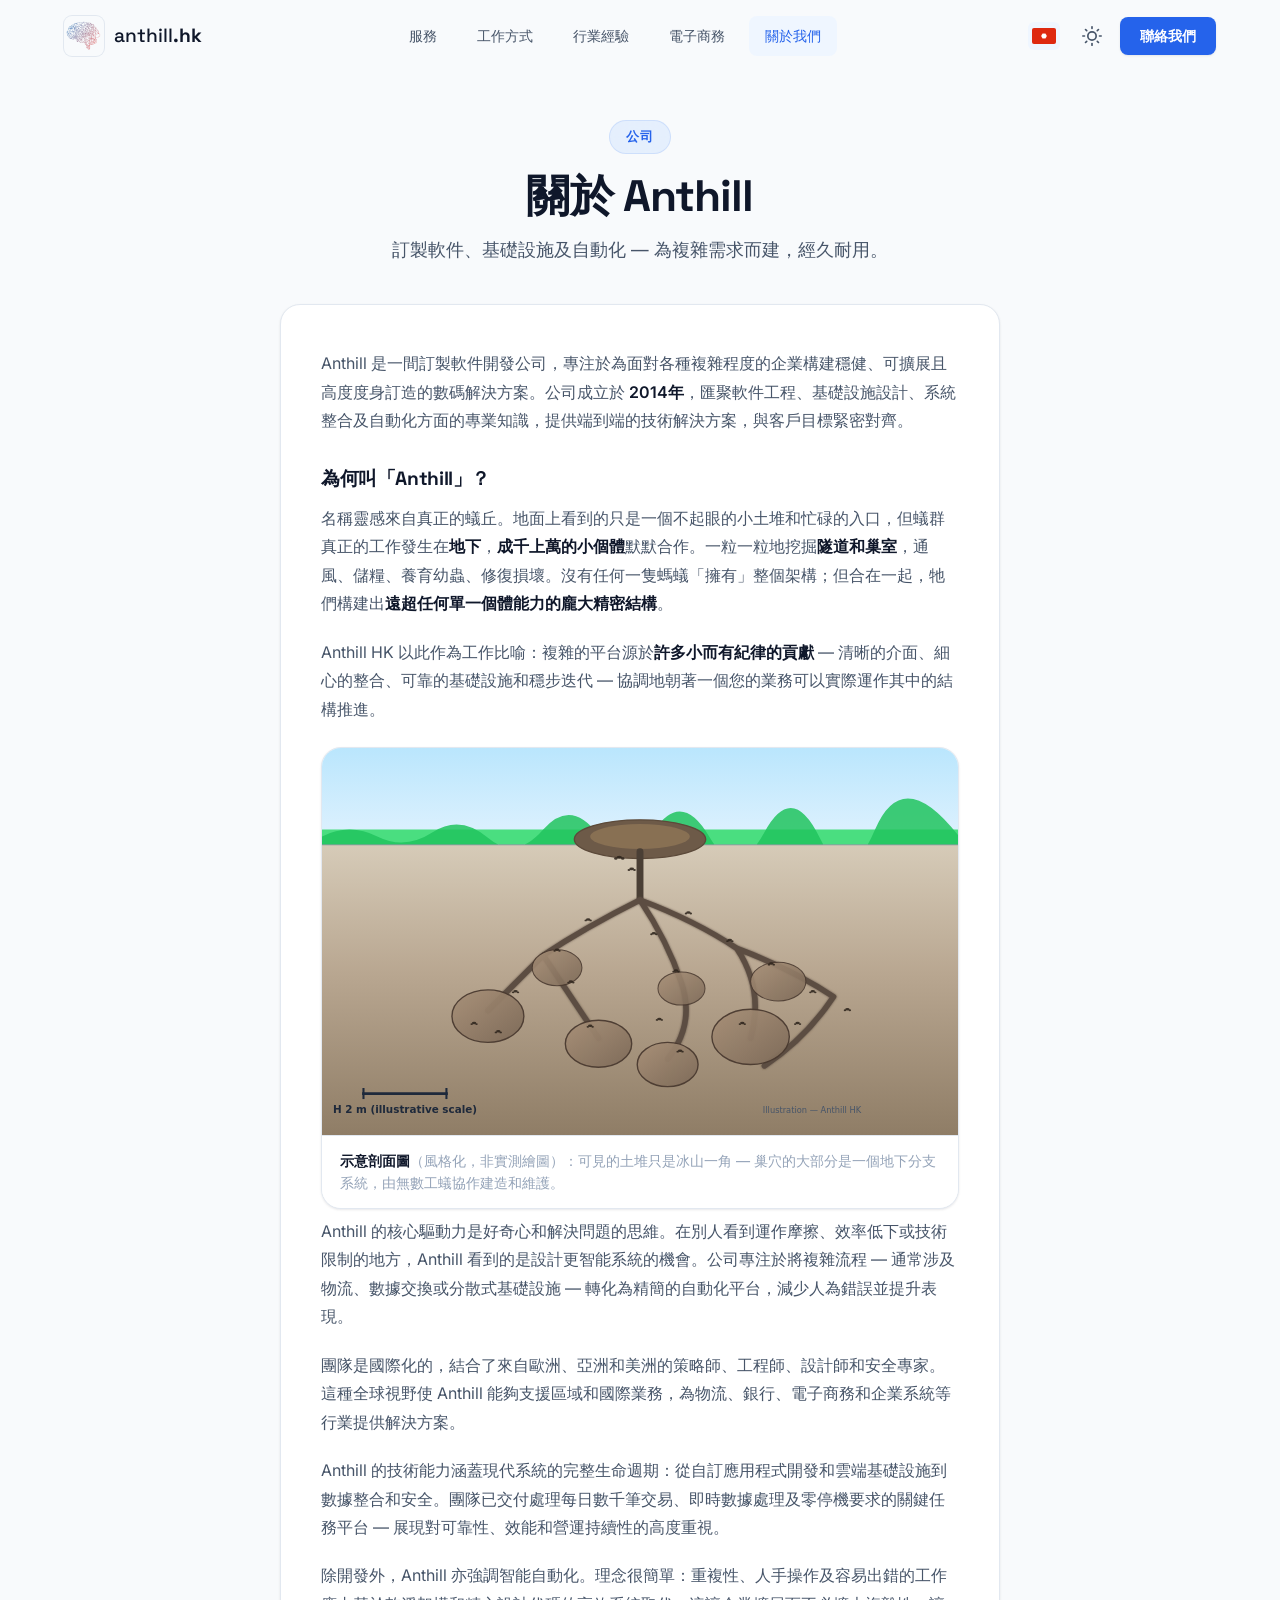
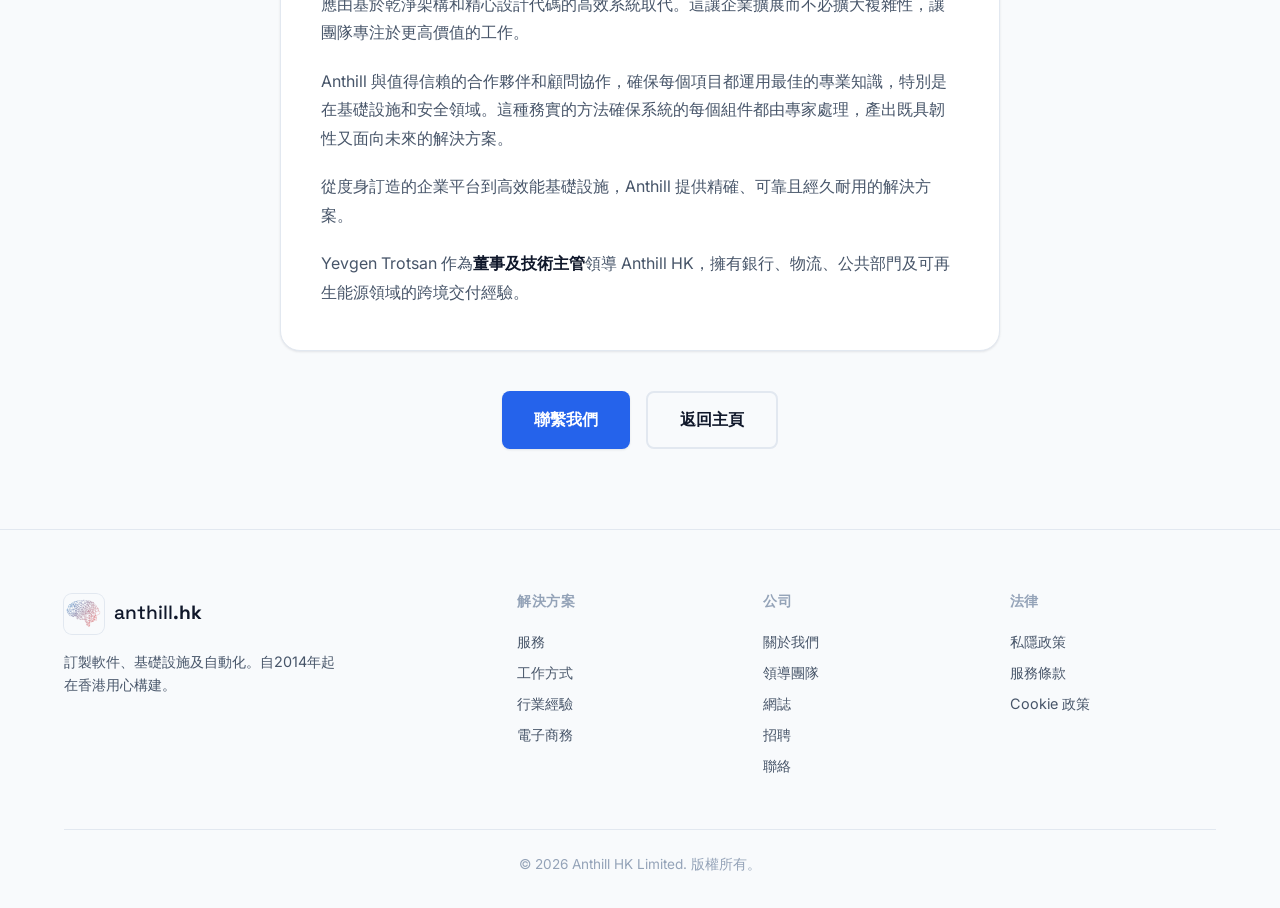
<file: hk/about/index.html>
<!DOCTYPE html>
<html lang="zh-Hant-HK" data-theme="light">
<head>
  <meta charset="UTF-8">
  <meta name="viewport" content="width=device-width, initial-scale=1.0">
  <title>關於 Anthill — Anthill HK</title>
  <meta name="description" content="Anthill 是一間訂製軟件開發公司，成立於2014年。自訂平台、雲端基礎設施、系統整合及自動化，服務物流、銀行、電商及企業客戶。">
  <link rel="preconnect" href="https://fonts.googleapis.com">
  <link rel="preconnect" href="https://fonts.gstatic.com" crossorigin>
  <link href="https://fonts.googleapis.com/css2?family=Inter:wght@400;500;600;700;800&family=Space+Grotesk:wght@500;700&display=swap" rel="stylesheet">
  <link rel="stylesheet" href="../../css/theme.css">
  <link rel="stylesheet" href="../../css/main.css">
  <link rel="icon" type="image/png" href="../../assets/icons/favicon.png">
  <script src="../../js/matomo.js" defer></script>
  <link rel="canonical" href="https://anthill.hk/hk/about/">
  <meta property="og:type" content="website">
  <meta property="og:url" content="https://anthill.hk/hk/about/">
  <meta property="og:title" content="關於 Anthill — Anthill HK">
  <meta property="og:description" content="訂製軟件開發、基礎設施及自動化，自2014年起。">
  <meta property="og:image" content="https://anthill.hk/assets/img/logo.png">
  <meta name="twitter:card" content="summary_large_image">
  <link rel="alternate" hreflang="en" href="https://anthill.hk/about/">
  <link rel="alternate" hreflang="es" href="https://anthill.hk/es/about/">
  <link rel="alternate" hreflang="uk" href="https://anthill.hk/uk/about/">
  <link rel="alternate" hreflang="zh-Hant-HK" href="https://anthill.hk/hk/about/">
  <link rel="alternate" hreflang="x-default" href="https://anthill.hk/about/">
  <script type="application/ld+json">
  {"@context":"https://schema.org","@type":"AboutPage","name":"關於 Anthill","url":"https://anthill.hk/hk/about/","isPartOf":{"@type":"WebSite","name":"Anthill HK","url":"https://anthill.hk"}}
  </script>
</head>
<body>
  <noscript>
    <p><img referrerpolicy="no-referrer-when-downgrade" src="https://matomo.matumi.anthill.hk/matomo.php?idsite=4&amp;rec=1" style="border:0;" alt="" /></p>
  </noscript>
  <a class="skip-link" href="#main">跳至主要內容</a>
  <header class="site-header scrolled" id="site-header">
    <div class="container nav-wrap">
      <a href="/hk/" class="logo" aria-label="Anthill HK 主頁">
        <img class="logo-img" src="../../assets/img/logo.png" alt="Anthill" width="40" height="40">
        <span class="logo-text">anthill<strong>.hk</strong></span>
      </a>
      <nav class="main-nav" id="main-nav" aria-label="主要導航">
        <ul>
          <li><a href="/hk/#services">服務</a></li>
          <li><a href="/hk/#how-it-works">工作方式</a></li>
          <li><a href="/hk/#industries">行業經驗</a></li>
          <li><a href="/hk/#ecommerce">電子商務</a></li>
          <li><a href="/hk/about/" class="active" aria-current="page">關於我們</a></li>
        </ul>
      </nav>
      <div class="nav-actions">
        <div class="lang-switcher" aria-label="網站語言，切換至：">
          <button class="lang-switcher-btn" type="button" aria-label="繁體中文" title="繁體中文"><svg viewBox="0 0 60 40" width="24" height="16"><rect width="60" height="40" fill="#DE2910"/><g fill="#fff" transform="translate(30,20)"><ellipse rx="3" ry="7"/><ellipse rx="3" ry="7" transform="rotate(72)"/><ellipse rx="3" ry="7" transform="rotate(144)"/><ellipse rx="3" ry="7" transform="rotate(216)"/><ellipse rx="3" ry="7" transform="rotate(288)"/></g></svg></button>
          <div class="lang-switcher-menu">
            <a href="/about/" title="English" aria-label="切換至 English"><svg viewBox="0 0 60 40" width="24" height="16"><rect width="60" height="40" fill="#012169"/><path d="M0 0l60 40M60 0L0 40" stroke="#fff" stroke-width="8"/><path d="M0 0l60 40M60 0L0 40" stroke="#C8102E" stroke-width="4"/><path d="M30 0v40M0 20h60" stroke="#fff" stroke-width="12"/><path d="M30 0v40M0 20h60" stroke="#C8102E" stroke-width="7"/></svg></a>
            <a href="/es/about/" title="Español" aria-label="切換至 Español"><svg viewBox="0 0 60 40" width="24" height="16"><rect width="60" height="10" fill="#AA151B"/><rect y="10" width="60" height="20" fill="#F1BF00"/><rect y="30" width="60" height="10" fill="#AA151B"/></svg></a>
            <a href="/uk/about/" title="Українська" aria-label="切換至 Українська"><svg viewBox="0 0 60 40" width="24" height="16"><rect width="60" height="20" fill="#005BBB"/><rect y="20" width="60" height="20" fill="#FFD500"/></svg></a>
          </div>
        </div>
        <button class="btn-icon theme-toggle" id="theme-toggle" aria-label="切換深色模式" title="切換深色模式">
          <svg class="icon-sun" viewBox="0 0 24 24" width="20" height="20"><circle cx="12" cy="12" r="5" stroke="currentColor" stroke-width="2" fill="none"/><g stroke="currentColor" stroke-width="2" stroke-linecap="round"><line x1="12" y1="1" x2="12" y2="3"/><line x1="12" y1="21" x2="12" y2="23"/><line x1="4.22" y1="4.22" x2="5.64" y2="5.64"/><line x1="18.36" y1="18.36" x2="19.78" y2="19.78"/><line x1="1" y1="12" x2="3" y2="12"/><line x1="21" y1="12" x2="23" y2="12"/><line x1="4.22" y1="19.78" x2="5.64" y2="18.36"/><line x1="18.36" y1="5.64" x2="19.78" y2="4.22"/></g></svg>
          <svg class="icon-moon" viewBox="0 0 24 24" width="20" height="20"><path d="M21 12.79A9 9 0 1111.21 3a7 7 0 009.79 9.79z" stroke="currentColor" stroke-width="2" fill="none" stroke-linejoin="round"/></svg>
        </button>
        <a href="/hk/#contact" class="btn btn-primary btn-sm">聯絡我們</a>
        <button class="btn-icon mobile-menu-toggle" id="mobile-menu-toggle" aria-label="切換選單" aria-expanded="false" aria-controls="main-nav" aria-haspopup="true">
          <span></span><span></span><span></span>
        </button>
      </div>
    </div>
  </header>

  <main id="main">
    <article class="section page-about">
      <div class="container">
        <header class="page-about-header">
          <span class="section-tag">公司</span>
          <h1>關於 Anthill</h1>
          <p class="page-about-lead">訂製軟件、基礎設施及自動化 — 為複雜需求而建，經久耐用。</p>
        </header>
        <div class="about-prose">
          <p>Anthill 是一間訂製軟件開發公司，專注於為面對各種複雜程度的企業構建穩健、可擴展且高度度身訂造的數碼解決方案。公司成立於 <strong>2014年</strong>，匯聚軟件工程、基礎設施設計、系統整合及自動化方面的專業知識，提供端到端的技術解決方案，與客戶目標緊密對齊。</p>

          <h2>為何叫「Anthill」？</h2>
          <p>名稱靈感來自真正的蟻丘。地面上看到的只是一個不起眼的小土堆和忙碌的入口，但蟻群真正的工作發生在<strong>地下</strong>，<strong>成千上萬的小個體</strong>默默合作。一粒一粒地挖掘<strong>隧道和巢室</strong>，通風、儲糧、養育幼蟲、修復損壞。沒有任何一隻螞蟻「擁有」整個架構；但合在一起，牠們構建出<strong>遠超任何單一個體能力的龐大精密結構</strong>。</p>
          <p>Anthill HK 以此作為工作比喻：複雜的平台源於<strong>許多小而有紀律的貢獻</strong> — 清晰的介面、細心的整合、可靠的基礎設施和穩步迭代 — 協調地朝著一個您的業務可以實際運作其中的結構推進。</p>
          <figure class="about-figure">
            <img src="../../assets/img/anthill-nest-cutaway.svg" width="920" height="560" loading="lazy" decoding="async" alt="蟻丘剖面圖：地面上的草地和入口土堆，地下則是隧道網絡連接多個橢圓形巢室，許多小工蟻用作比例參考。">
            <figcaption><strong>示意剖面圖</strong>（風格化，非實測繪圖）：可見的土堆只是冰山一角 — 巢穴的大部分是一個地下分支系統，由無數工蟻協作建造和維護。</figcaption>
          </figure>

          <p>Anthill 的核心驅動力是好奇心和解決問題的思維。在別人看到運作摩擦、效率低下或技術限制的地方，Anthill 看到的是設計更智能系統的機會。公司專注於將複雜流程 — 通常涉及物流、數據交換或分散式基礎設施 — 轉化為精簡的自動化平台，減少人為錯誤並提升表現。</p>
          <p>團隊是國際化的，結合了來自歐洲、亞洲和美洲的策略師、工程師、設計師和安全專家。這種全球視野使 Anthill 能夠支援區域和國際業務，為物流、銀行、電子商務和企業系統等行業提供解決方案。</p>
          <p>Anthill 的技術能力涵蓋現代系統的完整生命週期：從自訂應用程式開發和雲端基礎設施到數據整合和安全。團隊已交付處理每日數千筆交易、即時數據處理及零停機要求的關鍵任務平台 — 展現對可靠性、效能和營運持續性的高度重視。</p>
          <p>除開發外，Anthill 亦強調智能自動化。理念很簡單：重複性、人手操作及容易出錯的工作應由基於乾淨架構和精心設計代碼的高效系統取代。這讓企業擴展而不必擴大複雜性，讓團隊專注於更高價值的工作。</p>
          <p>Anthill 與值得信賴的合作夥伴和顧問協作，確保每個項目都運用最佳的專業知識，特別是在基礎設施和安全領域。這種務實的方法確保系統的每個組件都由專家處理，產出既具韌性又面向未來的解決方案。</p>
          <p>從度身訂造的企業平台到高效能基礎設施，Anthill 提供精確、可靠且經久耐用的解決方案。</p>
          <p><a href="/hk/team/yevgen-trotsan/">Yevgen Trotsan</a> 作為<strong>董事及技術主管</strong>領導 Anthill HK，擁有銀行、物流、公共部門及可再生能源領域的跨境交付經驗。</p>
        </div>
        <div class="page-about-actions">
          <a href="/hk/#contact" class="btn btn-primary btn-lg">聯繫我們</a>
          <a href="/hk/" class="btn btn-outline btn-lg">返回主頁</a>
        </div>
      </div>
    </article>
  </main>

  <footer class="site-footer">
    <div class="container">
      <div class="footer-grid">
        <div class="footer-brand">
          <a href="/hk/" class="logo"><img class="logo-img" src="../../assets/img/logo.png" alt="Anthill" width="40" height="40"><span class="logo-text">anthill<strong>.hk</strong></span></a>
          <p>訂製軟件、基礎設施及自動化。自2014年起在香港用心構建。</p>
        </div>
        <div class="footer-links"><h4>解決方案</h4><ul><li><a href="/hk/#services">服務</a></li><li><a href="/hk/#how-it-works">工作方式</a></li><li><a href="/hk/#industries">行業經驗</a></li><li><a href="/hk/#ecommerce">電子商務</a></li></ul></div>
        <div class="footer-links"><h4>公司</h4><ul><li><a href="/hk/about/" aria-current="page">關於我們</a></li><li><a href="/hk/team/yevgen-trotsan/">領導團隊</a></li><li><a href="#">網誌</a></li><li><a href="#">招聘</a></li><li><a href="/hk/#contact">聯絡</a></li></ul></div>
        <div class="footer-links"><h4>法律</h4><ul><li><a href="#">私隱政策</a></li><li><a href="#">服務條款</a></li><li><a href="#">Cookie 政策</a></li></ul></div>
      </div>
      <div class="footer-bottom">
        <p>&copy; 2026 Anthill HK Limited. 版權所有。</p>
      </div>
    </div>
  </footer>

  <script src="../../js/config.js"></script>
  <script src="../../js/main.js"></script>
</body>
</html>
</file>
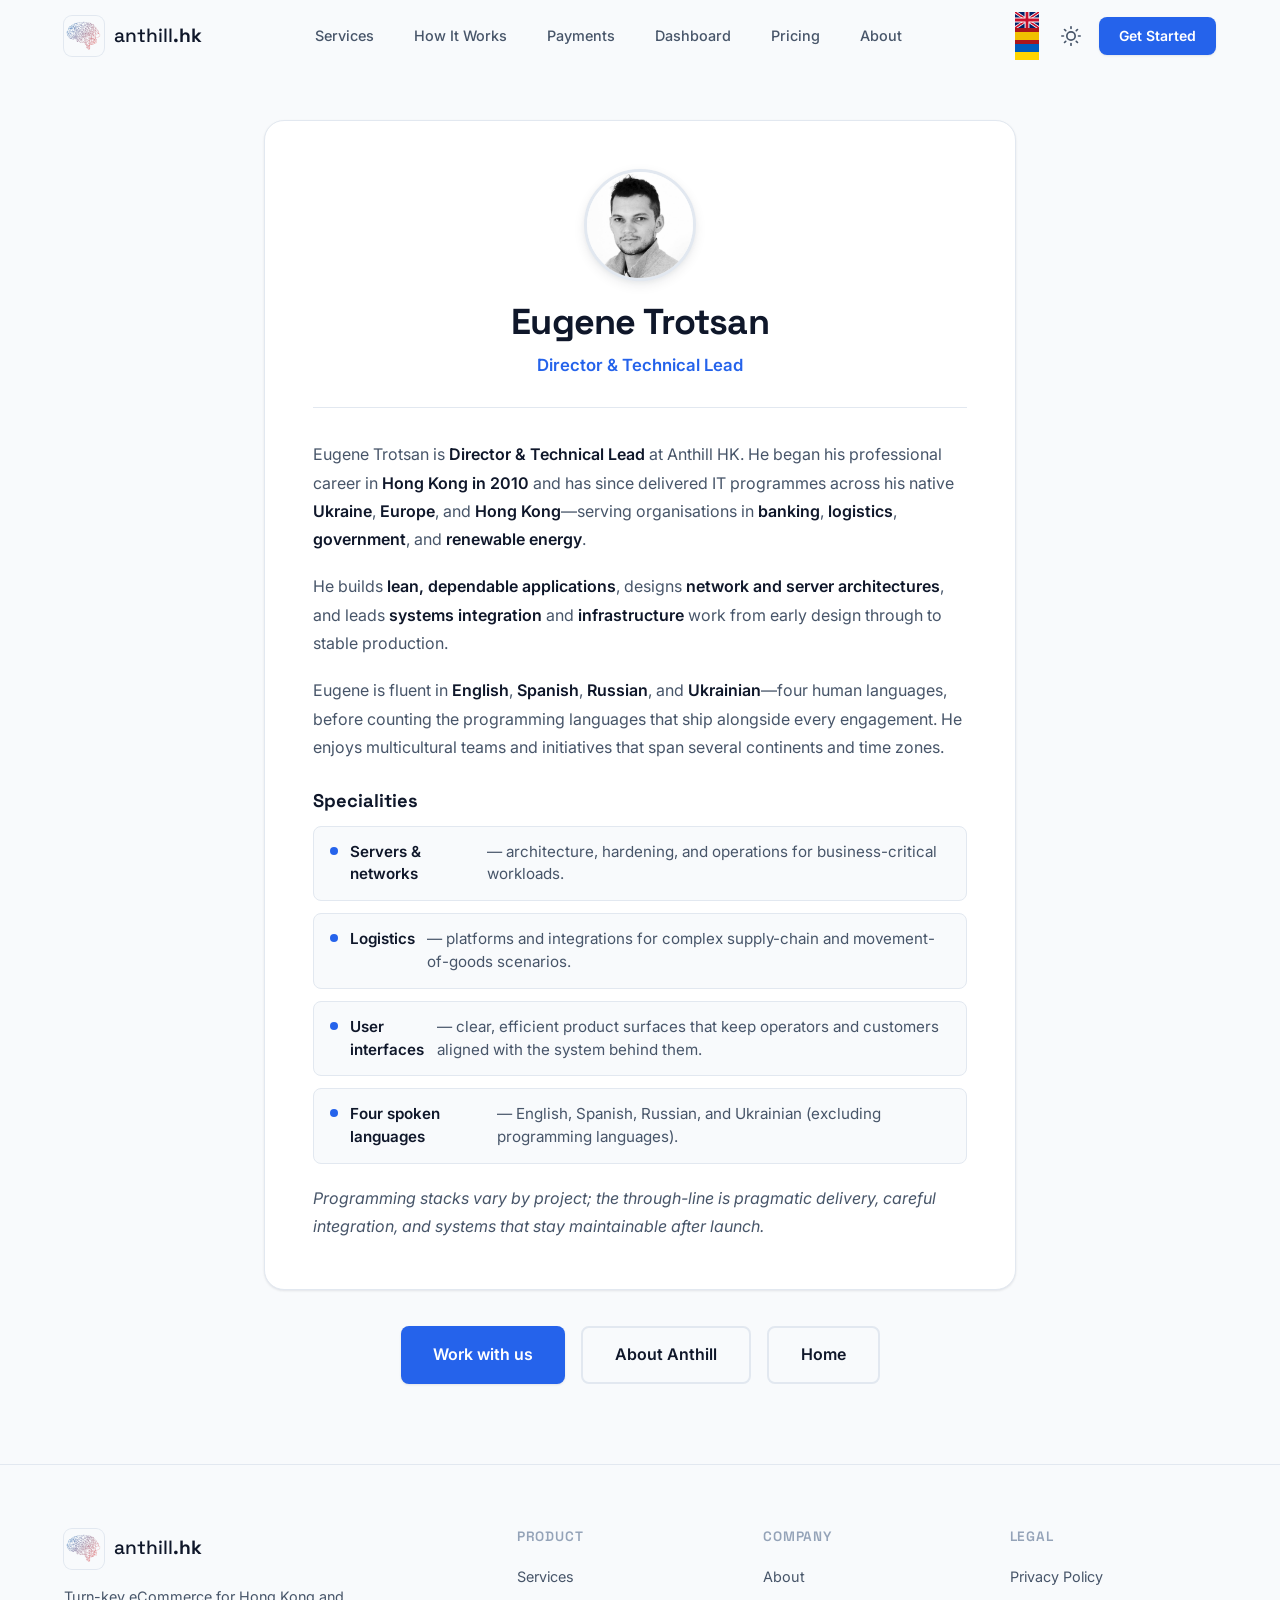
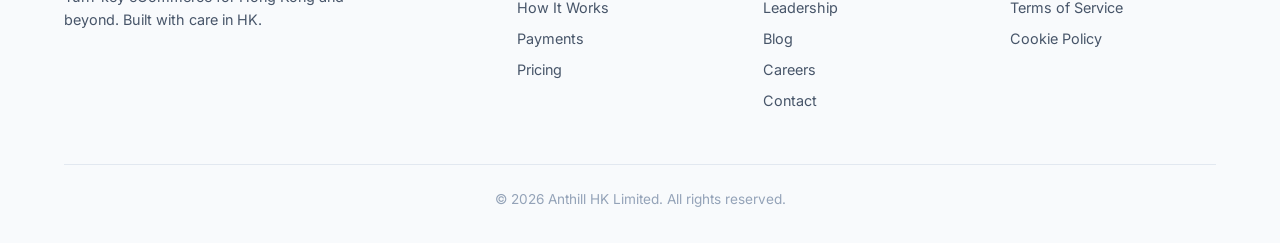
<file: team/eugene-trotsan/index.html>
<!DOCTYPE html>
<html lang="en" data-theme="light">
<head>
  <meta charset="UTF-8">
  <meta name="viewport" content="width=device-width, initial-scale=1.0">
  <title>Eugene Trotsan — Director &amp; Technical Lead | Anthill HK</title>
  <meta name="description" content="Eugene Trotsan, Director and Technical Lead at Anthill HK. Banking, logistics, public sector, and renewable energy. Servers, networks, logistics systems, and UI.">
  <link rel="preconnect" href="https://fonts.googleapis.com">
  <link rel="preconnect" href="https://fonts.gstatic.com" crossorigin>
  <link href="https://fonts.googleapis.com/css2?family=Inter:wght@400;500;600;700;800&family=Space+Grotesk:wght@500;700&display=swap" rel="stylesheet">
  <link rel="stylesheet" href="../../css/theme.css">
  <link rel="stylesheet" href="../../css/main.css">
  <link rel="icon" type="image/svg+xml" href="../../assets/icons/favicon.svg">
  <script src="../../js/matomo.js" defer></script>
  <link rel="canonical" href="https://anthill.hk/team/eugene-trotsan/">
  <meta property="og:type" content="profile">
  <meta property="og:url" content="https://anthill.hk/team/eugene-trotsan/">
  <meta property="og:title" content="Eugene Trotsan — Director &amp; Technical Lead | Anthill HK">
  <meta property="og:description" content="Technical leadership across banking, logistics, public sector, and renewable energy.">
  <meta property="og:image" content="https://anthill.hk/assets/img/eugene-trotsan.png">
  <meta name="twitter:card" content="summary_large_image">
  <link rel="alternate" hreflang="en" href="https://anthill.hk/team/eugene-trotsan/">
  <link rel="alternate" hreflang="es" href="https://anthill.hk/es/team/eugene-trotsan/">
  <link rel="alternate" hreflang="uk" href="https://anthill.hk/uk/team/eugene-trotsan/">
  <link rel="alternate" hreflang="x-default" href="https://anthill.hk/team/eugene-trotsan/">
  <script type="application/ld+json">
  {"@context":"https://schema.org","@type":"Person","name":"Eugene Trotsan","jobTitle":"Director & Technical Lead","image":"https://anthill.hk/assets/img/eugene-trotsan.png","url":"https://anthill.hk/team/eugene-trotsan/","worksFor":{"@type":"Organization","name":"Anthill HK Limited","url":"https://anthill.hk"},"knowsLanguage":["en","es","ru","uk"],"description":"IT leadership across banking, logistics, government, and renewable energy."}
  </script>
</head>
<body>
  <noscript>
    <p><img referrerpolicy="no-referrer-when-downgrade" src="https://matomo.matumi.anthill.hk/matomo.php?idsite=4&amp;rec=1" style="border:0;" alt="" /></p>
  </noscript>
  <a class="skip-link" href="#main">Skip to main content</a>
  <header class="site-header scrolled" id="site-header">
    <div class="container nav-wrap">
      <a href="/" class="logo" aria-label="Anthill HK home">
        <img class="logo-img" src="../../assets/img/logo.png" alt="Anthill" width="40" height="40">
        <span class="logo-text">anthill<strong>.hk</strong></span>
      </a>
      <nav class="main-nav" id="main-nav" aria-label="Main navigation">
        <ul>
          <li><a href="/#services">Services</a></li>
          <li><a href="/#how-it-works">How It Works</a></li>
          <li><a href="/#payments">Payments</a></li>
          <li><a href="/#dashboard">Dashboard</a></li>
          <li><a href="/#pricing">Pricing</a></li>
          <li><a href="/about/">About</a></li>
        </ul>
      </nav>
      <div class="nav-actions">
        <div class="lang-switcher" aria-label="Site language, switch to:">
          <a href="/team/eugene-trotsan/" class="active" title="English" aria-label="Switch to English"><svg viewBox="0 0 60 40" width="24" height="16"><rect width="60" height="40" fill="#012169"/><path d="M0 0l60 40M60 0L0 40" stroke="#fff" stroke-width="8"/><path d="M0 0l60 40M60 0L0 40" stroke="#C8102E" stroke-width="4"/><path d="M30 0v40M0 20h60" stroke="#fff" stroke-width="12"/><path d="M30 0v40M0 20h60" stroke="#C8102E" stroke-width="7"/></svg></a>
          <a href="/es/team/eugene-trotsan/" title="Español" aria-label="Cambiar a Español"><svg viewBox="0 0 60 40" width="24" height="16"><rect width="60" height="10" fill="#AA151B"/><rect y="10" width="60" height="20" fill="#F1BF00"/><rect y="30" width="60" height="10" fill="#AA151B"/></svg></a>
          <a href="/uk/team/eugene-trotsan/" title="Українська" aria-label="Перейти на Українську"><svg viewBox="0 0 60 40" width="24" height="16"><rect width="60" height="20" fill="#005BBB"/><rect y="20" width="60" height="20" fill="#FFD500"/></svg></a>
        </div>
        <button class="btn-icon theme-toggle" id="theme-toggle" aria-label="Toggle dark mode" title="Toggle dark mode">
          <svg class="icon-sun" viewBox="0 0 24 24" width="20" height="20"><circle cx="12" cy="12" r="5" stroke="currentColor" stroke-width="2" fill="none"/><g stroke="currentColor" stroke-width="2" stroke-linecap="round"><line x1="12" y1="1" x2="12" y2="3"/><line x1="12" y1="21" x2="12" y2="23"/><line x1="4.22" y1="4.22" x2="5.64" y2="5.64"/><line x1="18.36" y1="18.36" x2="19.78" y2="19.78"/><line x1="1" y1="12" x2="3" y2="12"/><line x1="21" y1="12" x2="23" y2="12"/><line x1="4.22" y1="19.78" x2="5.64" y2="18.36"/><line x1="18.36" y1="5.64" x2="19.78" y2="4.22"/></g></svg>
          <svg class="icon-moon" viewBox="0 0 24 24" width="20" height="20"><path d="M21 12.79A9 9 0 1111.21 3a7 7 0 009.79 9.79z" stroke="currentColor" stroke-width="2" fill="none" stroke-linejoin="round"/></svg>
        </button>
        <a href="/#contact" class="btn btn-primary btn-sm">Get Started</a>
        <button class="btn-icon mobile-menu-toggle" id="mobile-menu-toggle" aria-label="Toggle menu" aria-expanded="false" aria-controls="main-nav" aria-haspopup="true">
          <span></span><span></span><span></span>
        </button>
      </div>
    </div>
  </header>

  <main id="main">
    <article class="section page-profile">
      <div class="container">
        <div class="profile-card">
          <header class="profile-header">
            <div class="profile-avatar">
              <img src="../../assets/img/eugene-trotsan.png" width="224" height="224" alt="Eugene Trotsan, Director and Technical Lead">
            </div>
            <h1>Eugene Trotsan</h1>
            <p class="profile-role">Director &amp; Technical Lead</p>
          </header>
          <div class="profile-prose">
            <p>Eugene Trotsan is <strong>Director &amp; Technical Lead</strong> at Anthill HK. He began his professional career in <strong>Hong Kong in 2010</strong> and has since delivered IT programmes across his native <strong>Ukraine</strong>, <strong>Europe</strong>, and <strong>Hong Kong</strong>—serving organisations in <strong>banking</strong>, <strong>logistics</strong>, <strong>government</strong>, and <strong>renewable energy</strong>.</p>
            <p>He builds <strong>lean, dependable applications</strong>, designs <strong>network and server architectures</strong>, and leads <strong>systems integration</strong> and <strong>infrastructure</strong> work from early design through to stable production.</p>
            <p>Eugene is fluent in <strong>English</strong>, <strong>Spanish</strong>, <strong>Russian</strong>, and <strong>Ukrainian</strong>—four human languages, before counting the programming languages that ship alongside every engagement. He enjoys multicultural teams and initiatives that span several continents and time zones.</p>

            <h2>Specialities</h2>
            <ul class="profile-specialties">
              <li><strong>Servers &amp; networks</strong> — architecture, hardening, and operations for business-critical workloads.</li>
              <li><strong>Logistics</strong> — platforms and integrations for complex supply-chain and movement-of-goods scenarios.</li>
              <li><strong>User interfaces</strong> — clear, efficient product surfaces that keep operators and customers aligned with the system behind them.</li>
              <li><strong>Four spoken languages</strong> — English, Spanish, Russian, and Ukrainian (excluding programming languages).</li>
            </ul>
            <p class="profile-lang-note">Programming stacks vary by project; the through-line is pragmatic delivery, careful integration, and systems that stay maintainable after launch.</p>
          </div>
        </div>
        <div class="page-profile-actions">
          <a href="/#contact" class="btn btn-primary btn-lg">Work with us</a>
          <a href="/about/" class="btn btn-outline btn-lg">About Anthill</a>
          <a href="/" class="btn btn-outline btn-lg">Home</a>
        </div>
      </div>
    </article>
  </main>

  <footer class="site-footer">
    <div class="container">
      <div class="footer-grid">
        <div class="footer-brand">
          <a href="/" class="logo">
            <img class="logo-img" src="../../assets/img/logo.png" alt="Anthill" width="40" height="40">
            <span class="logo-text">anthill<strong>.hk</strong></span>
          </a>
          <p>Turn-key eCommerce for Hong Kong and beyond. Built with care in HK.</p>
        </div>
        <div class="footer-links">
          <h4>Product</h4>
          <ul>
            <li><a href="/#services">Services</a></li>
            <li><a href="/#how-it-works">How It Works</a></li>
            <li><a href="/#payments">Payments</a></li>
            <li><a href="/#pricing">Pricing</a></li>
          </ul>
        </div>
        <div class="footer-links">
          <h4>Company</h4>
          <ul>
            <li><a href="/about/">About</a></li>
            <li><a href="/team/eugene-trotsan/">Leadership</a></li>
            <li><a href="#">Blog</a></li>
            <li><a href="#">Careers</a></li>
            <li><a href="/#contact">Contact</a></li>
          </ul>
        </div>
        <div class="footer-links">
          <h4>Legal</h4>
          <ul>
            <li><a href="#">Privacy Policy</a></li>
            <li><a href="#">Terms of Service</a></li>
            <li><a href="#">Cookie Policy</a></li>
          </ul>
        </div>
      </div>
      <div class="footer-bottom">
        <p>&copy; 2026 Anthill HK Limited. All rights reserved.</p>
      </div>
    </div>
  </footer>

  <script src="../../js/config.js"></script>
  <script src="../../js/main.js"></script>
</body>
</html>
</file>
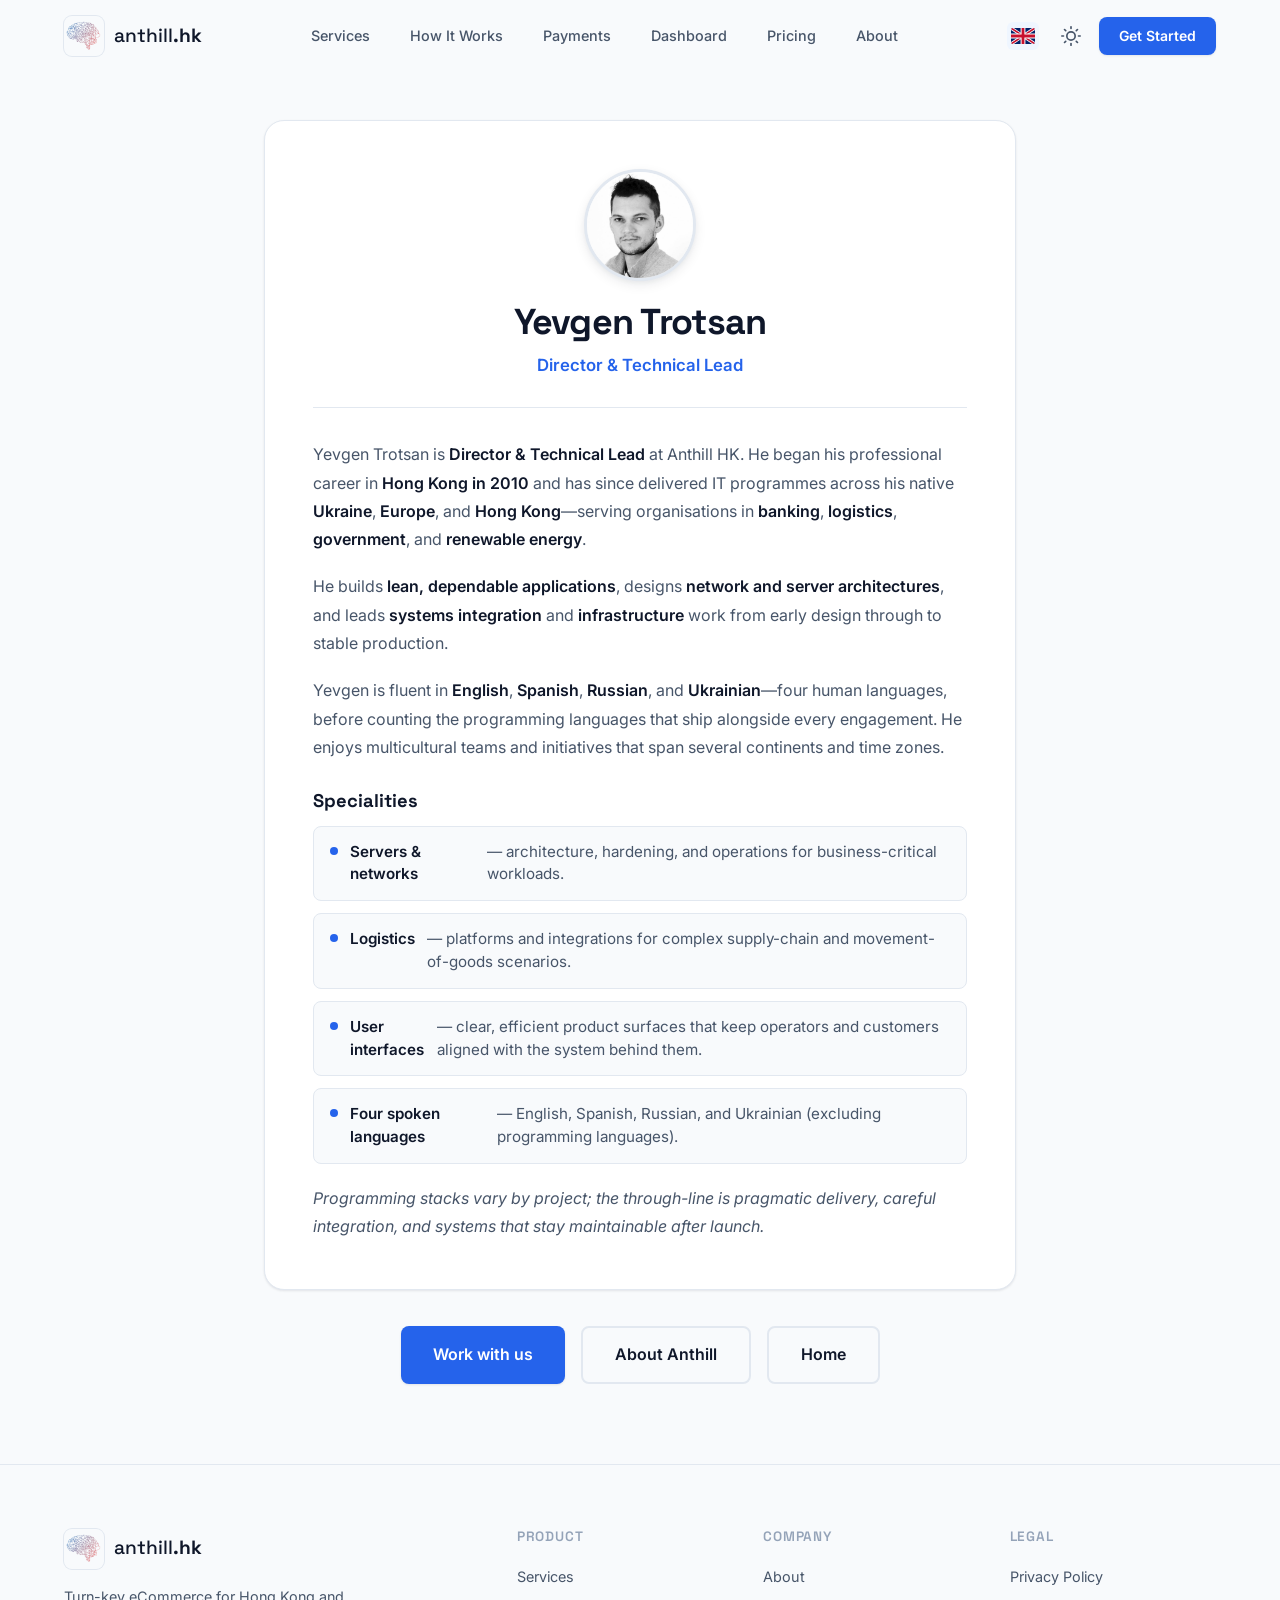
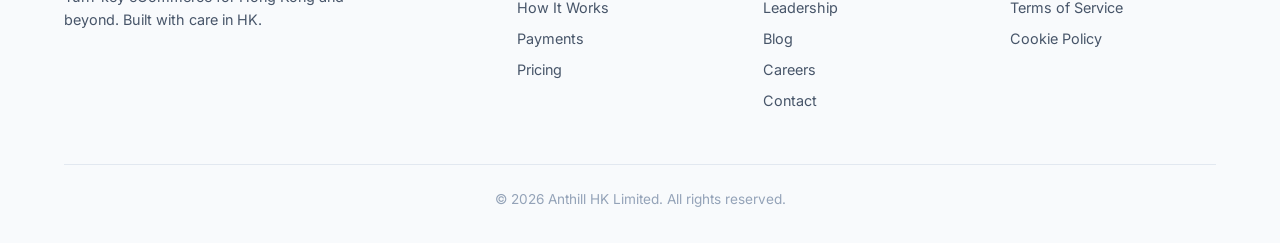
<file: team/yevgen-trotsan/index.html>
<!DOCTYPE html>
<html lang="en" data-theme="light">
<head>
  <meta charset="UTF-8">
  <meta name="viewport" content="width=device-width, initial-scale=1.0">
  <title>Yevgen Trotsan — Director &amp; Technical Lead | Anthill HK</title>
  <meta name="description" content="Yevgen Trotsan, Director and Technical Lead at Anthill HK. Banking, logistics, public sector, and renewable energy. Servers, networks, logistics systems, and UI.">
  <link rel="preconnect" href="https://fonts.googleapis.com">
  <link rel="preconnect" href="https://fonts.gstatic.com" crossorigin>
  <link href="https://fonts.googleapis.com/css2?family=Inter:wght@400;500;600;700;800&family=Space+Grotesk:wght@500;700&display=swap" rel="stylesheet">
  <link rel="stylesheet" href="../../css/theme.css">
  <link rel="stylesheet" href="../../css/main.css">
  <link rel="icon" type="image/png" href="../../assets/icons/favicon.png">
  <script src="../../js/matomo.js" defer></script>
  <link rel="canonical" href="https://anthill.hk/team/yevgen-trotsan/">
  <meta property="og:type" content="profile">
  <meta property="og:url" content="https://anthill.hk/team/yevgen-trotsan/">
  <meta property="og:title" content="Yevgen Trotsan — Director &amp; Technical Lead | Anthill HK">
  <meta property="og:description" content="Technical leadership across banking, logistics, public sector, and renewable energy.">
  <meta property="og:image" content="https://anthill.hk/assets/img/yevgen-trotsan.png">
  <meta name="twitter:card" content="summary_large_image">
  <link rel="alternate" hreflang="en" href="https://anthill.hk/team/yevgen-trotsan/">
  <link rel="alternate" hreflang="es" href="https://anthill.hk/es/team/yevgen-trotsan/">
  <link rel="alternate" hreflang="uk" href="https://anthill.hk/uk/team/yevgen-trotsan/">
  <link rel="alternate" hreflang="zh-Hant-HK" href="https://anthill.hk/hk/team/yevgen-trotsan/">
  <link rel="alternate" hreflang="x-default" href="https://anthill.hk/team/yevgen-trotsan/">
  <script type="application/ld+json">
  {"@context":"https://schema.org","@type":"Person","name":"Yevgen Trotsan","jobTitle":"Director & Technical Lead","image":"https://anthill.hk/assets/img/yevgen-trotsan.png","url":"https://anthill.hk/team/yevgen-trotsan/","worksFor":{"@type":"Organization","name":"Anthill HK Limited","url":"https://anthill.hk"},"knowsLanguage":["en","es","ru","uk"],"description":"IT leadership across banking, logistics, government, and renewable energy."}
  </script>
</head>
<body>
  <noscript>
    <p><img referrerpolicy="no-referrer-when-downgrade" src="https://matomo.matumi.anthill.hk/matomo.php?idsite=4&amp;rec=1" style="border:0;" alt="" /></p>
  </noscript>
  <a class="skip-link" href="#main">Skip to main content</a>
  <header class="site-header scrolled" id="site-header">
    <div class="container nav-wrap">
      <a href="/" class="logo" aria-label="Anthill HK home">
        <img class="logo-img" src="../../assets/img/logo.png" alt="Anthill" width="40" height="40">
        <span class="logo-text">anthill<strong>.hk</strong></span>
      </a>
      <nav class="main-nav" id="main-nav" aria-label="Main navigation">
        <ul>
          <li><a href="/#services">Services</a></li>
          <li><a href="/#how-it-works">How It Works</a></li>
          <li><a href="/#payments">Payments</a></li>
          <li><a href="/#dashboard">Dashboard</a></li>
          <li><a href="/#pricing">Pricing</a></li>
          <li><a href="/about/">About</a></li>
        </ul>
      </nav>
      <div class="nav-actions">
        <div class="lang-switcher" aria-label="Site language, switch to:">
          <button class="lang-switcher-btn" type="button" aria-label="English" title="English"><svg viewBox="0 0 60 40" width="24" height="16"><rect width="60" height="40" fill="#012169"/><path d="M0 0l60 40M60 0L0 40" stroke="#fff" stroke-width="8"/><path d="M0 0l60 40M60 0L0 40" stroke="#C8102E" stroke-width="4"/><path d="M30 0v40M0 20h60" stroke="#fff" stroke-width="12"/><path d="M30 0v40M0 20h60" stroke="#C8102E" stroke-width="7"/></svg></button>
          <div class="lang-switcher-menu">
            <a href="/es/team/yevgen-trotsan/" title="Español" aria-label="Cambiar a Español"><svg viewBox="0 0 60 40" width="24" height="16"><rect width="60" height="10" fill="#AA151B"/><rect y="10" width="60" height="20" fill="#F1BF00"/><rect y="30" width="60" height="10" fill="#AA151B"/></svg></a>
            <a href="/uk/team/yevgen-trotsan/" title="Українська" aria-label="Перейти на Українську"><svg viewBox="0 0 60 40" width="24" height="16"><rect width="60" height="20" fill="#005BBB"/><rect y="20" width="60" height="20" fill="#FFD500"/></svg></a>
            <a href="/hk/team/yevgen-trotsan/" title="繁體中文" aria-label="Switch to 繁體中文"><svg viewBox="0 0 60 40" width="24" height="16"><rect width="60" height="40" fill="#DE2910"/><g fill="#fff" transform="translate(30,20)"><ellipse rx="3" ry="7"/><ellipse rx="3" ry="7" transform="rotate(72)"/><ellipse rx="3" ry="7" transform="rotate(144)"/><ellipse rx="3" ry="7" transform="rotate(216)"/><ellipse rx="3" ry="7" transform="rotate(288)"/></g></svg></a>
          </div>
        </div>
        <button class="btn-icon theme-toggle" id="theme-toggle" aria-label="Toggle dark mode" title="Toggle dark mode">
          <svg class="icon-sun" viewBox="0 0 24 24" width="20" height="20"><circle cx="12" cy="12" r="5" stroke="currentColor" stroke-width="2" fill="none"/><g stroke="currentColor" stroke-width="2" stroke-linecap="round"><line x1="12" y1="1" x2="12" y2="3"/><line x1="12" y1="21" x2="12" y2="23"/><line x1="4.22" y1="4.22" x2="5.64" y2="5.64"/><line x1="18.36" y1="18.36" x2="19.78" y2="19.78"/><line x1="1" y1="12" x2="3" y2="12"/><line x1="21" y1="12" x2="23" y2="12"/><line x1="4.22" y1="19.78" x2="5.64" y2="18.36"/><line x1="18.36" y1="5.64" x2="19.78" y2="4.22"/></g></svg>
          <svg class="icon-moon" viewBox="0 0 24 24" width="20" height="20"><path d="M21 12.79A9 9 0 1111.21 3a7 7 0 009.79 9.79z" stroke="currentColor" stroke-width="2" fill="none" stroke-linejoin="round"/></svg>
        </button>
        <a href="/#contact" class="btn btn-primary btn-sm">Get Started</a>
        <button class="btn-icon mobile-menu-toggle" id="mobile-menu-toggle" aria-label="Toggle menu" aria-expanded="false" aria-controls="main-nav" aria-haspopup="true">
          <span></span><span></span><span></span>
        </button>
      </div>
    </div>
  </header>

  <main id="main">
    <article class="section page-profile">
      <div class="container">
        <div class="profile-card">
          <header class="profile-header">
            <div class="profile-avatar">
              <img src="../../assets/img/yevgen-trotsan.png" width="224" height="224" alt="Yevgen Trotsan, Director and Technical Lead">
            </div>
            <h1>Yevgen Trotsan</h1>
            <p class="profile-role">Director &amp; Technical Lead</p>
          </header>
          <div class="profile-prose">
            <p>Yevgen Trotsan is <strong>Director &amp; Technical Lead</strong> at Anthill HK. He began his professional career in <strong>Hong Kong in 2010</strong> and has since delivered IT programmes across his native <strong>Ukraine</strong>, <strong>Europe</strong>, and <strong>Hong Kong</strong>—serving organisations in <strong>banking</strong>, <strong>logistics</strong>, <strong>government</strong>, and <strong>renewable energy</strong>.</p>
            <p>He builds <strong>lean, dependable applications</strong>, designs <strong>network and server architectures</strong>, and leads <strong>systems integration</strong> and <strong>infrastructure</strong> work from early design through to stable production.</p>
            <p>Yevgen is fluent in <strong>English</strong>, <strong>Spanish</strong>, <strong>Russian</strong>, and <strong>Ukrainian</strong>—four human languages, before counting the programming languages that ship alongside every engagement. He enjoys multicultural teams and initiatives that span several continents and time zones.</p>

            <h2>Specialities</h2>
            <ul class="profile-specialties">
              <li><strong>Servers &amp; networks</strong> — architecture, hardening, and operations for business-critical workloads.</li>
              <li><strong>Logistics</strong> — platforms and integrations for complex supply-chain and movement-of-goods scenarios.</li>
              <li><strong>User interfaces</strong> — clear, efficient product surfaces that keep operators and customers aligned with the system behind them.</li>
              <li><strong>Four spoken languages</strong> — English, Spanish, Russian, and Ukrainian (excluding programming languages).</li>
            </ul>
            <p class="profile-lang-note">Programming stacks vary by project; the through-line is pragmatic delivery, careful integration, and systems that stay maintainable after launch.</p>
          </div>
        </div>
        <div class="page-profile-actions">
          <a href="/#contact" class="btn btn-primary btn-lg">Work with us</a>
          <a href="/about/" class="btn btn-outline btn-lg">About Anthill</a>
          <a href="/" class="btn btn-outline btn-lg">Home</a>
        </div>
      </div>
    </article>
  </main>

  <footer class="site-footer">
    <div class="container">
      <div class="footer-grid">
        <div class="footer-brand">
          <a href="/" class="logo">
            <img class="logo-img" src="../../assets/img/logo.png" alt="Anthill" width="40" height="40">
            <span class="logo-text">anthill<strong>.hk</strong></span>
          </a>
          <p>Turn-key eCommerce for Hong Kong and beyond. Built with care in HK.</p>
        </div>
        <div class="footer-links">
          <h4>Product</h4>
          <ul>
            <li><a href="/#services">Services</a></li>
            <li><a href="/#how-it-works">How It Works</a></li>
            <li><a href="/#payments">Payments</a></li>
            <li><a href="/#pricing">Pricing</a></li>
          </ul>
        </div>
        <div class="footer-links">
          <h4>Company</h4>
          <ul>
            <li><a href="/about/">About</a></li>
            <li><a href="/team/yevgen-trotsan/">Leadership</a></li>
            <li><a href="#">Blog</a></li>
            <li><a href="#">Careers</a></li>
            <li><a href="/#contact">Contact</a></li>
          </ul>
        </div>
        <div class="footer-links">
          <h4>Legal</h4>
          <ul>
            <li><a href="#">Privacy Policy</a></li>
            <li><a href="#">Terms of Service</a></li>
            <li><a href="#">Cookie Policy</a></li>
          </ul>
        </div>
      </div>
      <div class="footer-bottom">
        <p>&copy; 2026 Anthill HK Limited. All rights reserved.</p>
      </div>
    </div>
  </footer>

  <script src="../../js/config.js"></script>
  <script src="../../js/main.js"></script>
</body>
</html>
</file>
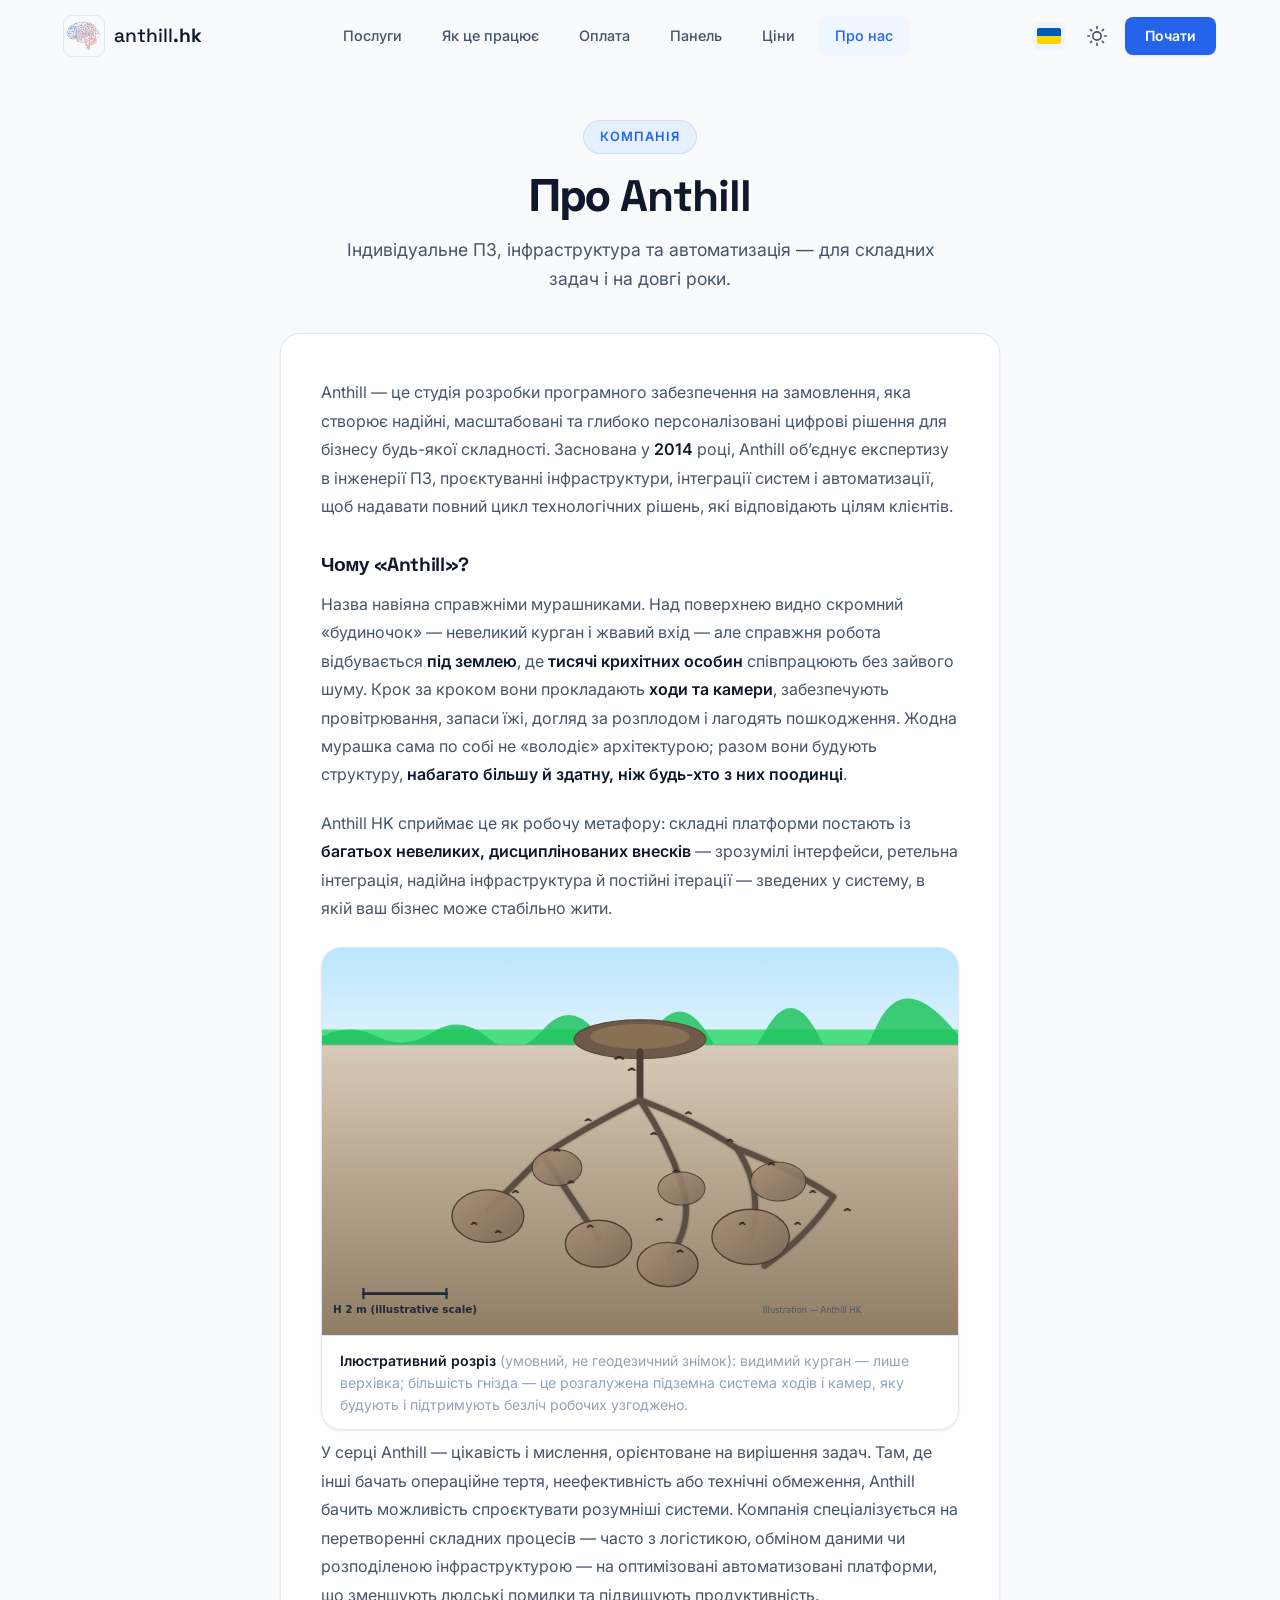
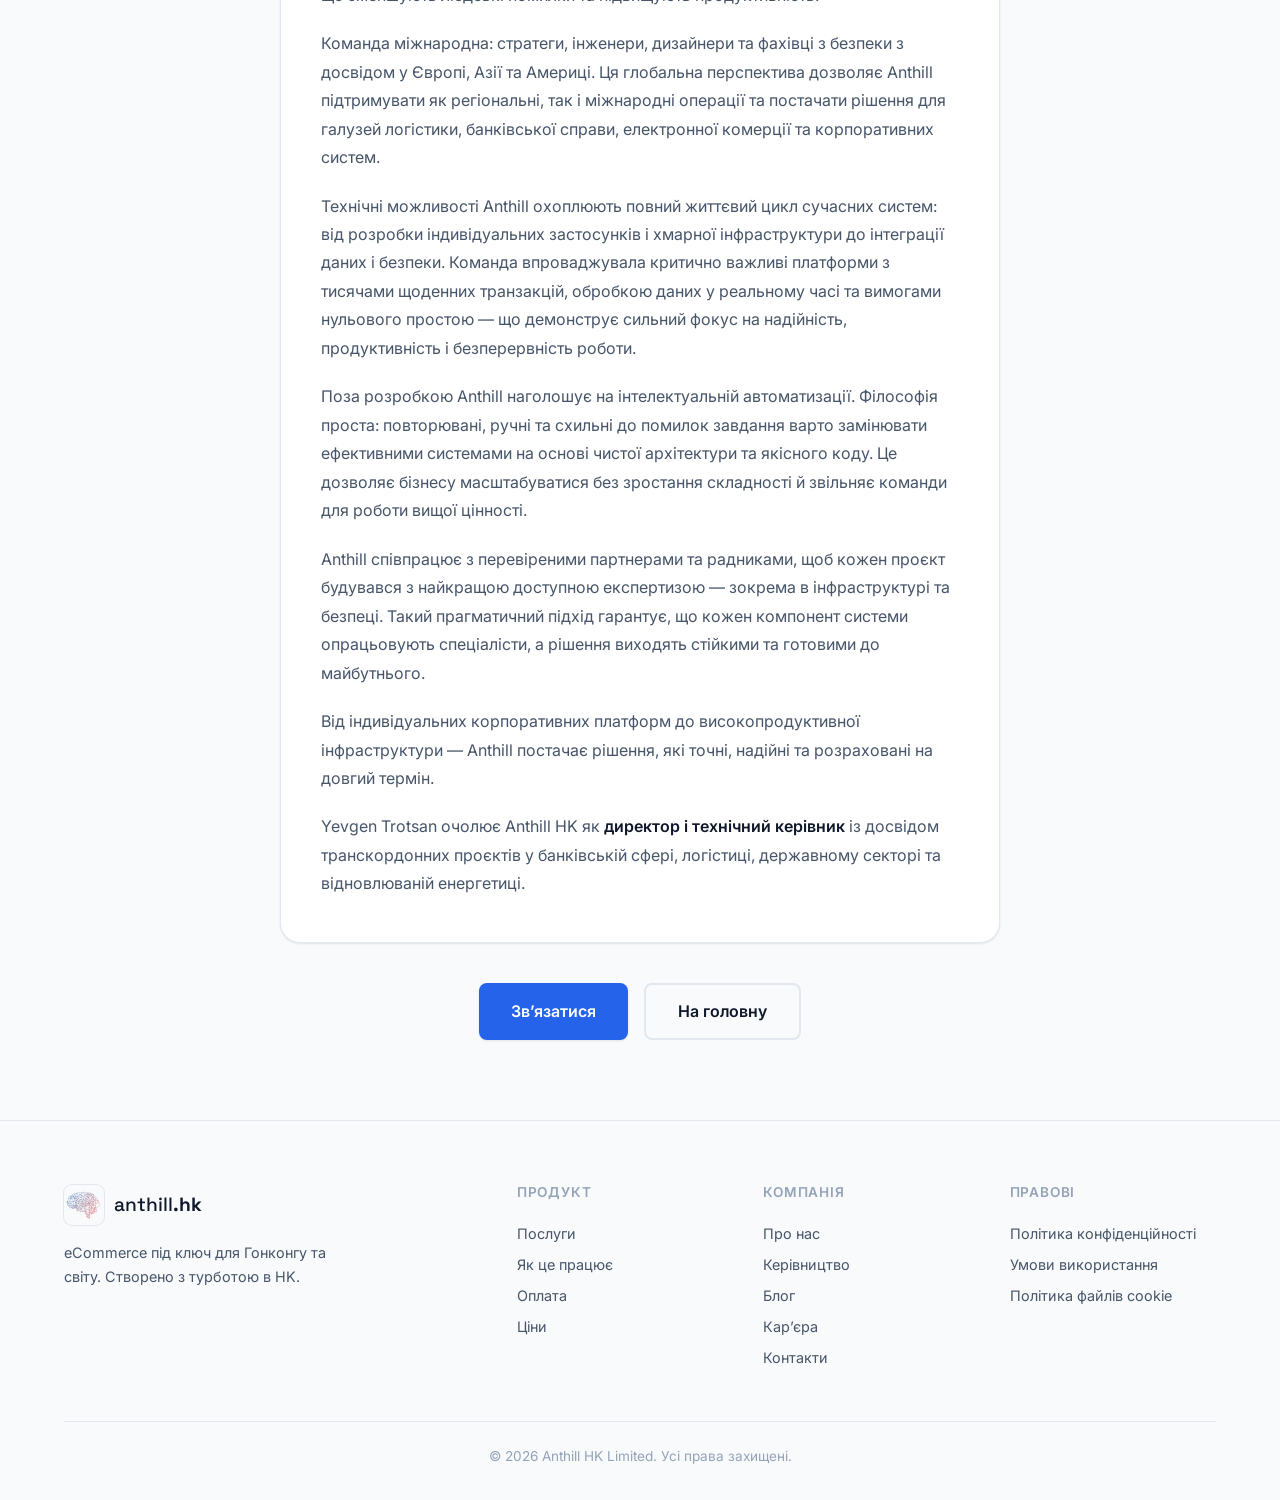
<file: uk/about/index.html>
<!DOCTYPE html>
<html lang="uk" data-theme="light">
<head>
  <meta charset="UTF-8">
  <meta name="viewport" content="width=device-width, initial-scale=1.0">
  <title>Про Anthill — Anthill HK</title>
  <meta name="description" content="Anthill — будинок розробки програмного забезпечення на замовлення з 2014 року. Індивідуальні платформи, хмарна інфраструктура, інтеграція та автоматизація.">
  <link rel="preconnect" href="https://fonts.googleapis.com">
  <link rel="preconnect" href="https://fonts.gstatic.com" crossorigin>
  <link href="https://fonts.googleapis.com/css2?family=Inter:wght@400;500;600;700;800&family=Space+Grotesk:wght@500;700&display=swap" rel="stylesheet">
  <link rel="stylesheet" href="../../css/theme.css">
  <link rel="stylesheet" href="../../css/main.css">
  <link rel="icon" type="image/png" href="../../assets/icons/favicon.png">
  <script src="../../js/matomo.js" defer></script>
  <link rel="canonical" href="https://anthill.hk/uk/about/">
  <meta property="og:type" content="website">
  <meta property="og:url" content="https://anthill.hk/uk/about/">
  <meta property="og:title" content="Про Anthill — Anthill HK">
  <meta property="og:description" content="Індивідуальна розробка ПЗ, інфраструктура та автоматизація з 2014 року.">
  <meta property="og:image" content="https://anthill.hk/assets/img/logo.png">
  <meta name="twitter:card" content="summary_large_image">
  <link rel="alternate" hreflang="en" href="https://anthill.hk/about/">
  <link rel="alternate" hreflang="es" href="https://anthill.hk/es/about/">
  <link rel="alternate" hreflang="uk" href="https://anthill.hk/uk/about/">
  <link rel="alternate" hreflang="zh-Hant-HK" href="https://anthill.hk/hk/about/">
  <link rel="alternate" hreflang="x-default" href="https://anthill.hk/about/">
  <script type="application/ld+json">
  {"@context":"https://schema.org","@type":"AboutPage","name":"Про Anthill","url":"https://anthill.hk/uk/about/","isPartOf":{"@type":"WebSite","name":"Anthill HK","url":"https://anthill.hk"}}
  </script>
</head>
<body>
  <noscript>
    <p><img referrerpolicy="no-referrer-when-downgrade" src="https://matomo.matumi.anthill.hk/matomo.php?idsite=4&amp;rec=1" style="border:0;" alt="" /></p>
  </noscript>
  <a class="skip-link" href="#main">Перейти до основного контенту</a>
  <header class="site-header scrolled" id="site-header">
    <div class="container nav-wrap">
      <a href="/uk/" class="logo" aria-label="Anthill HK головна">
        <img class="logo-img" src="../../assets/img/logo.png" alt="Anthill" width="40" height="40">
        <span class="logo-text">anthill<strong>.hk</strong></span>
      </a>
      <nav class="main-nav" id="main-nav" aria-label="Головна навігація">
        <ul>
          <li><a href="/uk/#services">Послуги</a></li>
          <li><a href="/uk/#how-it-works">Як це працює</a></li>
          <li><a href="/uk/#payments">Оплата</a></li>
          <li><a href="/uk/#dashboard">Панель</a></li>
          <li><a href="/uk/#pricing">Ціни</a></li>
          <li><a href="/uk/about/" class="active" aria-current="page">Про нас</a></li>
        </ul>
      </nav>
      <div class="nav-actions">
        <div class="lang-switcher" aria-label="Мова сайту, змінити на:">
          <button class="lang-switcher-btn" type="button" aria-label="Українська" title="Українська"><svg viewBox="0 0 60 40" width="24" height="16"><rect width="60" height="20" fill="#005BBB"/><rect y="20" width="60" height="20" fill="#FFD500"/></svg></button>
          <div class="lang-switcher-menu">
            <a href="/about/" title="English" aria-label="Змінити на English"><svg viewBox="0 0 60 40" width="24" height="16"><rect width="60" height="40" fill="#012169"/><path d="M0 0l60 40M60 0L0 40" stroke="#fff" stroke-width="8"/><path d="M0 0l60 40M60 0L0 40" stroke="#C8102E" stroke-width="4"/><path d="M30 0v40M0 20h60" stroke="#fff" stroke-width="12"/><path d="M30 0v40M0 20h60" stroke="#C8102E" stroke-width="7"/></svg></a>
            <a href="/es/about/" title="Español" aria-label="Змінити на Español"><svg viewBox="0 0 60 40" width="24" height="16"><rect width="60" height="10" fill="#AA151B"/><rect y="10" width="60" height="20" fill="#F1BF00"/><rect y="30" width="60" height="10" fill="#AA151B"/></svg></a>
            <a href="/hk/about/" title="繁體中文" aria-label="Змінити на 繁體中文"><svg viewBox="0 0 60 40" width="24" height="16"><rect width="60" height="40" fill="#DE2910"/><g fill="#fff" transform="translate(30,20)"><ellipse rx="3" ry="7"/><ellipse rx="3" ry="7" transform="rotate(72)"/><ellipse rx="3" ry="7" transform="rotate(144)"/><ellipse rx="3" ry="7" transform="rotate(216)"/><ellipse rx="3" ry="7" transform="rotate(288)"/></g></svg></a>
          </div>
        </div>
        <button class="btn-icon theme-toggle" id="theme-toggle" aria-label="Перемкнути темну тему" title="Перемкнути темну тему">
          <svg class="icon-sun" viewBox="0 0 24 24" width="20" height="20"><circle cx="12" cy="12" r="5" stroke="currentColor" stroke-width="2" fill="none"/><g stroke="currentColor" stroke-width="2" stroke-linecap="round"><line x1="12" y1="1" x2="12" y2="3"/><line x1="12" y1="21" x2="12" y2="23"/><line x1="4.22" y1="4.22" x2="5.64" y2="5.64"/><line x1="18.36" y1="18.36" x2="19.78" y2="19.78"/><line x1="1" y1="12" x2="3" y2="12"/><line x1="21" y1="12" x2="23" y2="12"/><line x1="4.22" y1="19.78" x2="5.64" y2="18.36"/><line x1="18.36" y1="5.64" x2="19.78" y2="4.22"/></g></svg>
          <svg class="icon-moon" viewBox="0 0 24 24" width="20" height="20"><path d="M21 12.79A9 9 0 1111.21 3a7 7 0 009.79 9.79z" stroke="currentColor" stroke-width="2" fill="none" stroke-linejoin="round"/></svg>
        </button>
        <a href="/uk/#contact" class="btn btn-primary btn-sm">Почати</a>
        <button class="btn-icon mobile-menu-toggle" id="mobile-menu-toggle" aria-label="Відкрити меню" aria-expanded="false" aria-controls="main-nav" aria-haspopup="true">
          <span></span><span></span><span></span>
        </button>
      </div>
    </div>
  </header>

  <main id="main">
    <article class="section page-about">
      <div class="container">
        <header class="page-about-header">
          <span class="section-tag">Компанія</span>
          <h1>Про Anthill</h1>
          <p class="page-about-lead">Індивідуальне ПЗ, інфраструктура та автоматизація — для складних задач і на довгі роки.</p>
        </header>
        <div class="about-prose">
          <p>Anthill — це студія розробки програмного забезпечення на замовлення, яка створює надійні, масштабовані та глибоко персоналізовані цифрові рішення для бізнесу будь-якої складності. Заснована у <strong>2014</strong> році, Anthill об’єднує експертизу в інженерії ПЗ, проєктуванні інфраструктури, інтеграції систем і автоматизації, щоб надавати повний цикл технологічних рішень, які відповідають цілям клієнтів.</p>

          <h2>Чому «Anthill»?</h2>
          <p>Назва навіяна справжніми мурашниками. Над поверхнею видно скромний «будиночок» — невеликий курган і жвавий вхід — але справжня робота відбувається <strong>під землею</strong>, де <strong>тисячі крихітних особин</strong> співпрацюють без зайвого шуму. Крок за кроком вони прокладають <strong>ходи та камери</strong>, забезпечують провітрювання, запаси їжі, догляд за розплодом і лагодять пошкодження. Жодна мурашка сама по собі не «володіє» архітектурою; разом вони будують структуру, <strong>набагато більшу й здатну, ніж будь-хто з них поодинці</strong>.</p>
          <p>Anthill HK сприймає це як робочу метафору: складні платформи постають із <strong>багатьох невеликих, дисциплінованих внесків</strong> — зрозумілі інтерфейси, ретельна інтеграція, надійна інфраструктура й постійні ітерації — зведених у систему, в якій ваш бізнес може стабільно жити.</p>
          <figure class="about-figure">
            <img src="../../assets/img/anthill-nest-cutaway.svg" width="920" height="560" loading="lazy" decoding="async" alt="Схематичний розріз мурашника: трава та вхідний курган над поверхнею, під землею — мережа ходів між овальними камерами та багато дрібних робочих мурах для масштабу.">
            <figcaption><strong>Ілюстративний розріз</strong> (умовний, не геодезичний знімок): видимий курган — лише верхівка; більшість гнізда — це розгалужена підземна система ходів і камер, яку будують і підтримують безліч робочих узгоджено.</figcaption>
          </figure>

          <p>У серці Anthill — цікавість і мислення, орієнтоване на вирішення задач. Там, де інші бачать операційне тертя, неефективність або технічні обмеження, Anthill бачить можливість спроєктувати розумніші системи. Компанія спеціалізується на перетворенні складних процесів — часто з логістикою, обміном даними чи розподіленою інфраструктурою — на оптимізовані автоматизовані платформи, що зменшують людські помилки та підвищують продуктивність.</p>
          <p>Команда міжнародна: стратеги, інженери, дизайнери та фахівці з безпеки з досвідом у Європі, Азії та Америці. Ця глобальна перспектива дозволяє Anthill підтримувати як регіональні, так і міжнародні операції та постачати рішення для галузей логістики, банківської справи, електронної комерції та корпоративних систем.</p>
          <p>Технічні можливості Anthill охоплюють повний життєвий цикл сучасних систем: від розробки індивідуальних застосунків і хмарної інфраструктури до інтеграції даних і безпеки. Команда впроваджувала критично важливі платформи з тисячами щоденних транзакцій, обробкою даних у реальному часі та вимогами нульового простою — що демонструє сильний фокус на надійність, продуктивність і безперервність роботи.</p>
          <p>Поза розробкою Anthill наголошує на інтелектуальній автоматизації. Філософія проста: повторювані, ручні та схильні до помилок завдання варто замінювати ефективними системами на основі чистої архітектури та якісного коду. Це дозволяє бізнесу масштабуватися без зростання складності й звільняє команди для роботи вищої цінності.</p>
          <p>Anthill співпрацює з перевіреними партнерами та радниками, щоб кожен проєкт будувався з найкращою доступною експертизою — зокрема в інфраструктурі та безпеці. Такий прагматичний підхід гарантує, що кожен компонент системи опрацьовують спеціалісти, а рішення виходять стійкими та готовими до майбутнього.</p>
          <p>Від індивідуальних корпоративних платформ до високопродуктивної інфраструктури — Anthill постачає рішення, які точні, надійні та розраховані на довгий термін.</p>
          <p><a href="/uk/team/yevgen-trotsan/">Yevgen Trotsan</a> очолює Anthill HK як <strong>директор і технічний керівник</strong> із досвідом транскордонних проєктів у банківській сфері, логістиці, державному секторі та відновлюваній енергетиці.</p>
        </div>
        <div class="page-about-actions">
          <a href="/uk/#contact" class="btn btn-primary btn-lg">Зв’язатися</a>
          <a href="/uk/" class="btn btn-outline btn-lg">На головну</a>
        </div>
      </div>
    </article>
  </main>

  <footer class="site-footer">
    <div class="container">
      <div class="footer-grid">
        <div class="footer-brand">
          <a href="/uk/" class="logo">
            <img class="logo-img" src="../../assets/img/logo.png" alt="Anthill" width="40" height="40">
            <span class="logo-text">anthill<strong>.hk</strong></span>
          </a>
          <p>eCommerce під ключ для Гонконгу та світу. Створено з турботою в HK.</p>
        </div>
        <div class="footer-links">
          <h4>Продукт</h4>
          <ul>
            <li><a href="/uk/#services">Послуги</a></li>
            <li><a href="/uk/#how-it-works">Як це працює</a></li>
            <li><a href="/uk/#payments">Оплата</a></li>
            <li><a href="/uk/#pricing">Ціни</a></li>
          </ul>
        </div>
        <div class="footer-links">
          <h4>Компанія</h4>
          <ul>
            <li><a href="/uk/about/" aria-current="page">Про нас</a></li>
            <li><a href="/uk/team/yevgen-trotsan/">Керівництво</a></li>
            <li><a href="#">Блог</a></li>
            <li><a href="#">Кар’єра</a></li>
            <li><a href="/uk/#contact">Контакти</a></li>
          </ul>
        </div>
        <div class="footer-links">
          <h4>Правові</h4>
          <ul>
            <li><a href="#">Політика конфіденційності</a></li>
            <li><a href="#">Умови використання</a></li>
            <li><a href="#">Політика файлів cookie</a></li>
          </ul>
        </div>
      </div>
      <div class="footer-bottom">
        <p>&copy; 2026 Anthill HK Limited. Усі права захищені.</p>
      </div>
    </div>
  </footer>

  <script src="../../js/config.js"></script>
  <script src="../../js/main.js"></script>
</body>
</html>
</file>
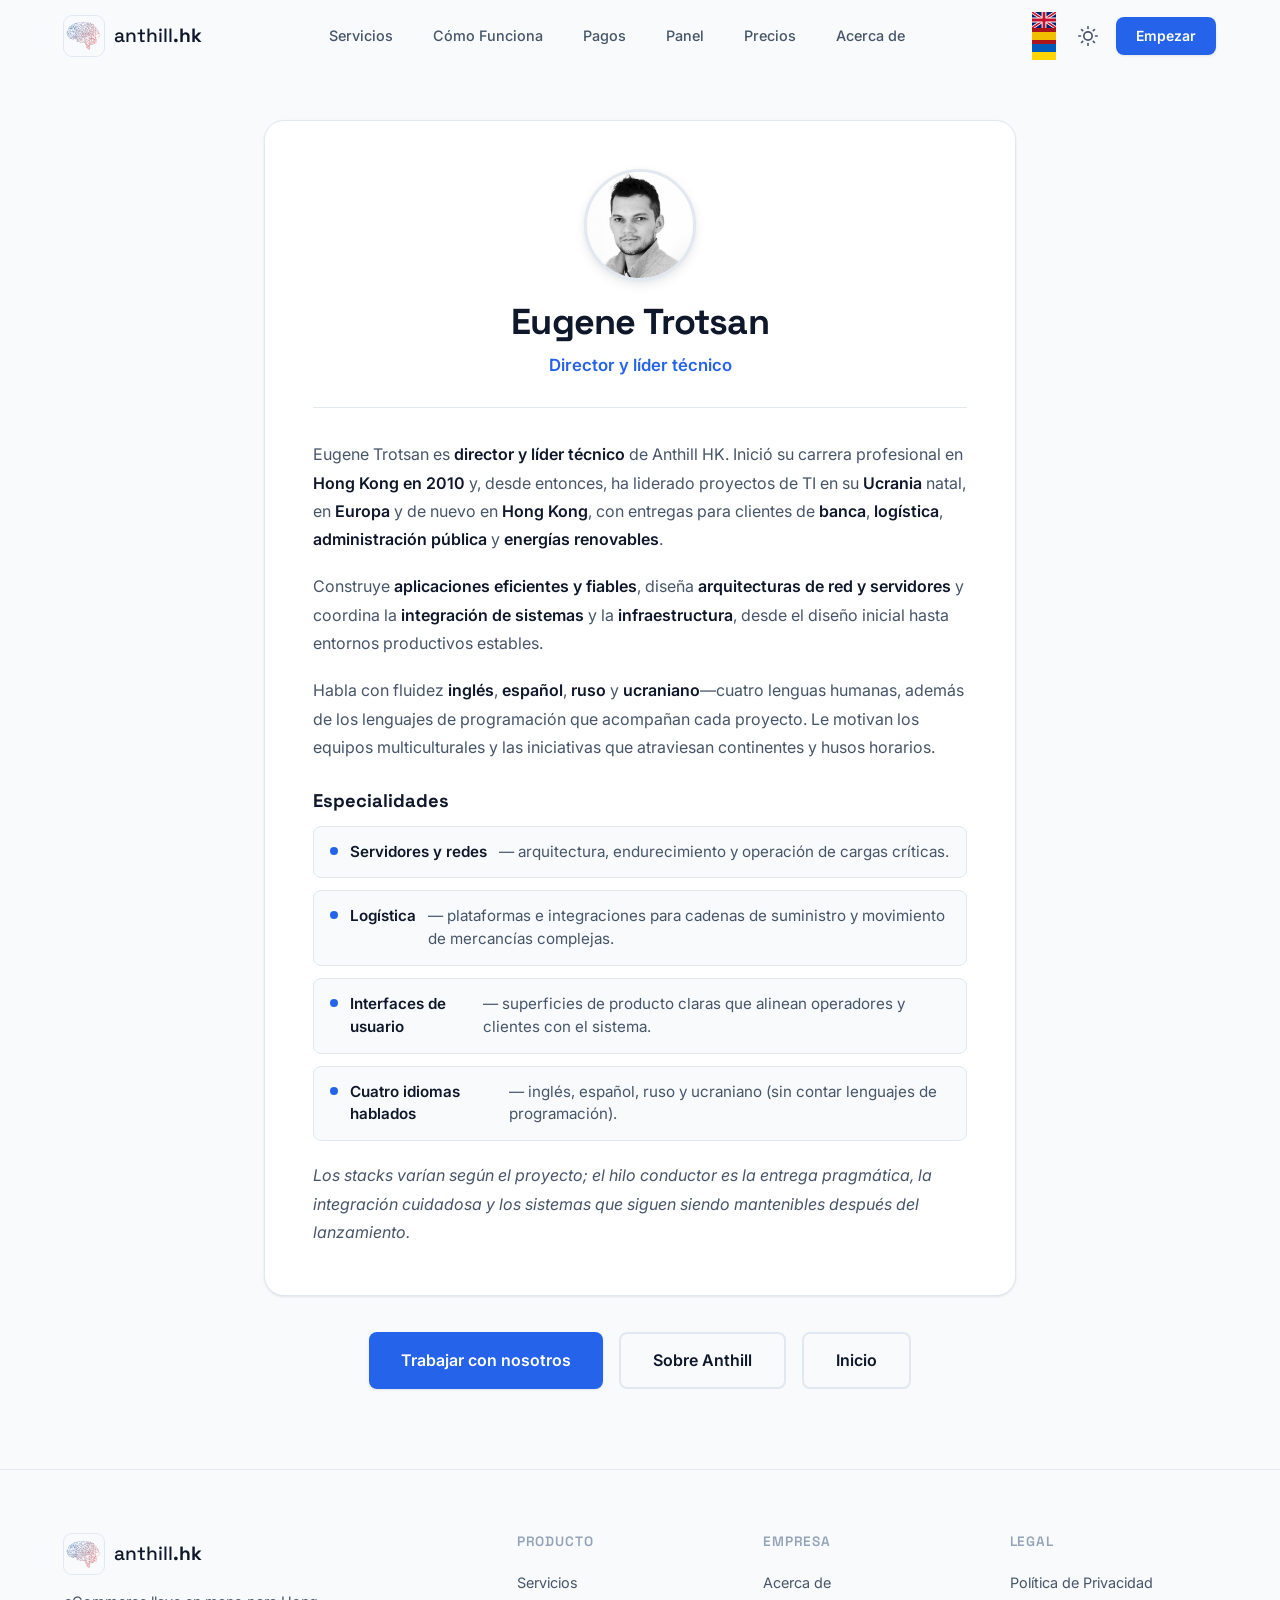
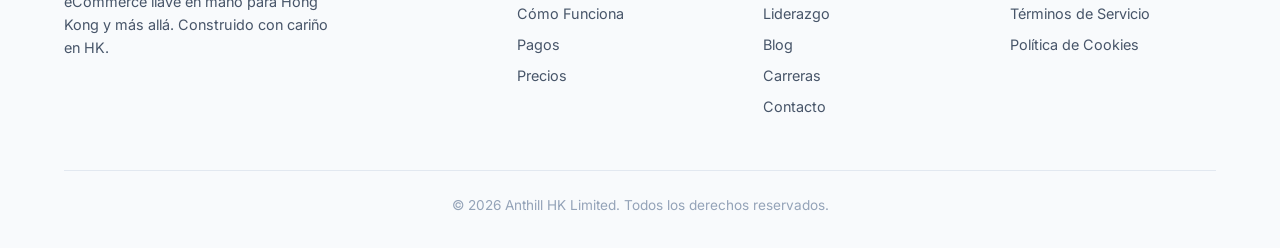
<file: es/team/eugene-trotsan/index.html>
<!DOCTYPE html>
<html lang="es" data-theme="light">
<head>
  <meta charset="UTF-8">
  <meta name="viewport" content="width=device-width, initial-scale=1.0">
  <title>Eugene Trotsan — Director y líder técnico | Anthill HK</title>
  <meta name="description" content="Eugene Trotsan, director y líder técnico en Anthill HK. Banca, logística, sector público y energías renovables.">
  <link rel="preconnect" href="https://fonts.googleapis.com">
  <link rel="preconnect" href="https://fonts.gstatic.com" crossorigin>
  <link href="https://fonts.googleapis.com/css2?family=Inter:wght@400;500;600;700;800&family=Space+Grotesk:wght@500;700&display=swap" rel="stylesheet">
  <link rel="stylesheet" href="../../../css/theme.css">
  <link rel="stylesheet" href="../../../css/main.css">
  <link rel="icon" type="image/svg+xml" href="../../../assets/icons/favicon.svg">
  <script src="../../../js/matomo.js" defer></script>
  <link rel="canonical" href="https://anthill.hk/es/team/eugene-trotsan/">
  <meta property="og:type" content="profile">
  <meta property="og:url" content="https://anthill.hk/es/team/eugene-trotsan/">
  <meta property="og:title" content="Eugene Trotsan — Director y líder técnico | Anthill HK">
  <meta property="og:description" content="Liderazgo técnico en banca, logística, sector público y energías renovables.">
  <meta property="og:image" content="https://anthill.hk/assets/img/eugene-trotsan.png">
  <meta name="twitter:card" content="summary_large_image">
  <link rel="alternate" hreflang="en" href="https://anthill.hk/team/eugene-trotsan/">
  <link rel="alternate" hreflang="es" href="https://anthill.hk/es/team/eugene-trotsan/">
  <link rel="alternate" hreflang="uk" href="https://anthill.hk/uk/team/eugene-trotsan/">
  <link rel="alternate" hreflang="x-default" href="https://anthill.hk/team/eugene-trotsan/">
  <script type="application/ld+json">
  {"@context":"https://schema.org","@type":"Person","name":"Eugene Trotsan","jobTitle":"Director & Technical Lead","image":"https://anthill.hk/assets/img/eugene-trotsan.png","url":"https://anthill.hk/es/team/eugene-trotsan/","worksFor":{"@type":"Organization","name":"Anthill HK Limited","url":"https://anthill.hk"}}
  </script>
</head>
<body>
  <noscript>
    <p><img referrerpolicy="no-referrer-when-downgrade" src="https://matomo.matumi.anthill.hk/matomo.php?idsite=4&amp;rec=1" style="border:0;" alt="" /></p>
  </noscript>
  <a class="skip-link" href="#main">Saltar al contenido principal</a>
  <header class="site-header scrolled" id="site-header">
    <div class="container nav-wrap">
      <a href="/es/" class="logo" aria-label="Anthill HK inicio">
        <img class="logo-img" src="../../../assets/img/logo.png" alt="Anthill" width="40" height="40">
        <span class="logo-text">anthill<strong>.hk</strong></span>
      </a>
      <nav class="main-nav" id="main-nav" aria-label="Navegación principal">
        <ul>
          <li><a href="/es/#services">Servicios</a></li>
          <li><a href="/es/#how-it-works">Cómo Funciona</a></li>
          <li><a href="/es/#payments">Pagos</a></li>
          <li><a href="/es/#dashboard">Panel</a></li>
          <li><a href="/es/#pricing">Precios</a></li>
          <li><a href="/es/about/">Acerca de</a></li>
        </ul>
      </nav>
      <div class="nav-actions">
        <div class="lang-switcher" aria-label="Idioma del sitio, cambiar a:">
          <a href="/team/eugene-trotsan/" title="English" aria-label="Cambiar a English"><svg viewBox="0 0 60 40" width="24" height="16"><rect width="60" height="40" fill="#012169"/><path d="M0 0l60 40M60 0L0 40" stroke="#fff" stroke-width="8"/><path d="M0 0l60 40M60 0L0 40" stroke="#C8102E" stroke-width="4"/><path d="M30 0v40M0 20h60" stroke="#fff" stroke-width="12"/><path d="M30 0v40M0 20h60" stroke="#C8102E" stroke-width="7"/></svg></a>
          <a href="/es/team/eugene-trotsan/" class="active" title="Español" aria-label="Español (página actual)"><svg viewBox="0 0 60 40" width="24" height="16"><rect width="60" height="10" fill="#AA151B"/><rect y="10" width="60" height="20" fill="#F1BF00"/><rect y="30" width="60" height="10" fill="#AA151B"/></svg></a>
          <a href="/uk/team/eugene-trotsan/" title="Українська" aria-label="Перейти на Українську"><svg viewBox="0 0 60 40" width="24" height="16"><rect width="60" height="20" fill="#005BBB"/><rect y="20" width="60" height="20" fill="#FFD500"/></svg></a>
        </div>
        <button class="btn-icon theme-toggle" id="theme-toggle" aria-label="Alternar modo oscuro" title="Alternar modo oscuro">
          <svg class="icon-sun" viewBox="0 0 24 24" width="20" height="20"><circle cx="12" cy="12" r="5" stroke="currentColor" stroke-width="2" fill="none"/><g stroke="currentColor" stroke-width="2" stroke-linecap="round"><line x1="12" y1="1" x2="12" y2="3"/><line x1="12" y1="21" x2="12" y2="23"/><line x1="4.22" y1="4.22" x2="5.64" y2="5.64"/><line x1="18.36" y1="18.36" x2="19.78" y2="19.78"/><line x1="1" y1="12" x2="3" y2="12"/><line x1="21" y1="12" x2="23" y2="12"/><line x1="4.22" y1="19.78" x2="5.64" y2="18.36"/><line x1="18.36" y1="5.64" x2="19.78" y2="4.22"/></g></svg>
          <svg class="icon-moon" viewBox="0 0 24 24" width="20" height="20"><path d="M21 12.79A9 9 0 1111.21 3a7 7 0 009.79 9.79z" stroke="currentColor" stroke-width="2" fill="none" stroke-linejoin="round"/></svg>
        </button>
        <a href="/es/#contact" class="btn btn-primary btn-sm">Empezar</a>
        <button class="btn-icon mobile-menu-toggle" id="mobile-menu-toggle" aria-label="Alternar menú" aria-expanded="false" aria-controls="main-nav" aria-haspopup="true">
          <span></span><span></span><span></span>
        </button>
      </div>
    </div>
  </header>

  <main id="main">
    <article class="section page-profile">
      <div class="container">
        <div class="profile-card">
          <header class="profile-header">
            <div class="profile-avatar">
              <img src="../../../assets/img/eugene-trotsan.png" width="224" height="224" alt="Eugene Trotsan, director y líder técnico">
            </div>
            <h1>Eugene Trotsan</h1>
            <p class="profile-role">Director y líder técnico</p>
          </header>
          <div class="profile-prose">
            <p>Eugene Trotsan es <strong>director y líder técnico</strong> de Anthill HK. Inició su carrera profesional en <strong>Hong Kong en 2010</strong> y, desde entonces, ha liderado proyectos de TI en su <strong>Ucrania</strong> natal, en <strong>Europa</strong> y de nuevo en <strong>Hong Kong</strong>, con entregas para clientes de <strong>banca</strong>, <strong>logística</strong>, <strong>administración pública</strong> y <strong>energías renovables</strong>.</p>
            <p>Construye <strong>aplicaciones eficientes y fiables</strong>, diseña <strong>arquitecturas de red y servidores</strong> y coordina la <strong>integración de sistemas</strong> y la <strong>infraestructura</strong>, desde el diseño inicial hasta entornos productivos estables.</p>
            <p>Habla con fluidez <strong>inglés</strong>, <strong>español</strong>, <strong>ruso</strong> y <strong>ucraniano</strong>—cuatro lenguas humanas, además de los lenguajes de programación que acompañan cada proyecto. Le motivan los equipos multiculturales y las iniciativas que atraviesan continentes y husos horarios.</p>

            <h2>Especialidades</h2>
            <ul class="profile-specialties">
              <li><strong>Servidores y redes</strong> — arquitectura, endurecimiento y operación de cargas críticas.</li>
              <li><strong>Logística</strong> — plataformas e integraciones para cadenas de suministro y movimiento de mercancías complejas.</li>
              <li><strong>Interfaces de usuario</strong> — superficies de producto claras que alinean operadores y clientes con el sistema.</li>
              <li><strong>Cuatro idiomas hablados</strong> — inglés, español, ruso y ucraniano (sin contar lenguajes de programación).</li>
            </ul>
            <p class="profile-lang-note">Los stacks varían según el proyecto; el hilo conductor es la entrega pragmática, la integración cuidadosa y los sistemas que siguen siendo mantenibles después del lanzamiento.</p>
          </div>
        </div>
        <div class="page-profile-actions">
          <a href="/es/#contact" class="btn btn-primary btn-lg">Trabajar con nosotros</a>
          <a href="/es/about/" class="btn btn-outline btn-lg">Sobre Anthill</a>
          <a href="/es/" class="btn btn-outline btn-lg">Inicio</a>
        </div>
      </div>
    </article>
  </main>

  <footer class="site-footer">
    <div class="container">
      <div class="footer-grid">
        <div class="footer-brand">
          <a href="/es/" class="logo">
            <img class="logo-img" src="../../../assets/img/logo.png" alt="Anthill" width="40" height="40">
            <span class="logo-text">anthill<strong>.hk</strong></span>
          </a>
          <p>eCommerce llave en mano para Hong Kong y más allá. Construido con cariño en HK.</p>
        </div>
        <div class="footer-links">
          <h4>Producto</h4>
          <ul>
            <li><a href="/es/#services">Servicios</a></li>
            <li><a href="/es/#how-it-works">Cómo Funciona</a></li>
            <li><a href="/es/#payments">Pagos</a></li>
            <li><a href="/es/#pricing">Precios</a></li>
          </ul>
        </div>
        <div class="footer-links">
          <h4>Empresa</h4>
          <ul>
            <li><a href="/es/about/">Acerca de</a></li>
            <li><a href="/es/team/eugene-trotsan/">Liderazgo</a></li>
            <li><a href="#">Blog</a></li>
            <li><a href="#">Carreras</a></li>
            <li><a href="/es/#contact">Contacto</a></li>
          </ul>
        </div>
        <div class="footer-links">
          <h4>Legal</h4>
          <ul>
            <li><a href="#">Política de Privacidad</a></li>
            <li><a href="#">Términos de Servicio</a></li>
            <li><a href="#">Política de Cookies</a></li>
          </ul>
        </div>
      </div>
      <div class="footer-bottom">
        <p>&copy; 2026 Anthill HK Limited. Todos los derechos reservados.</p>
      </div>
    </div>
  </footer>

  <script src="../../../js/config.js"></script>
  <script src="../../../js/main.js"></script>
</body>
</html>
</file>
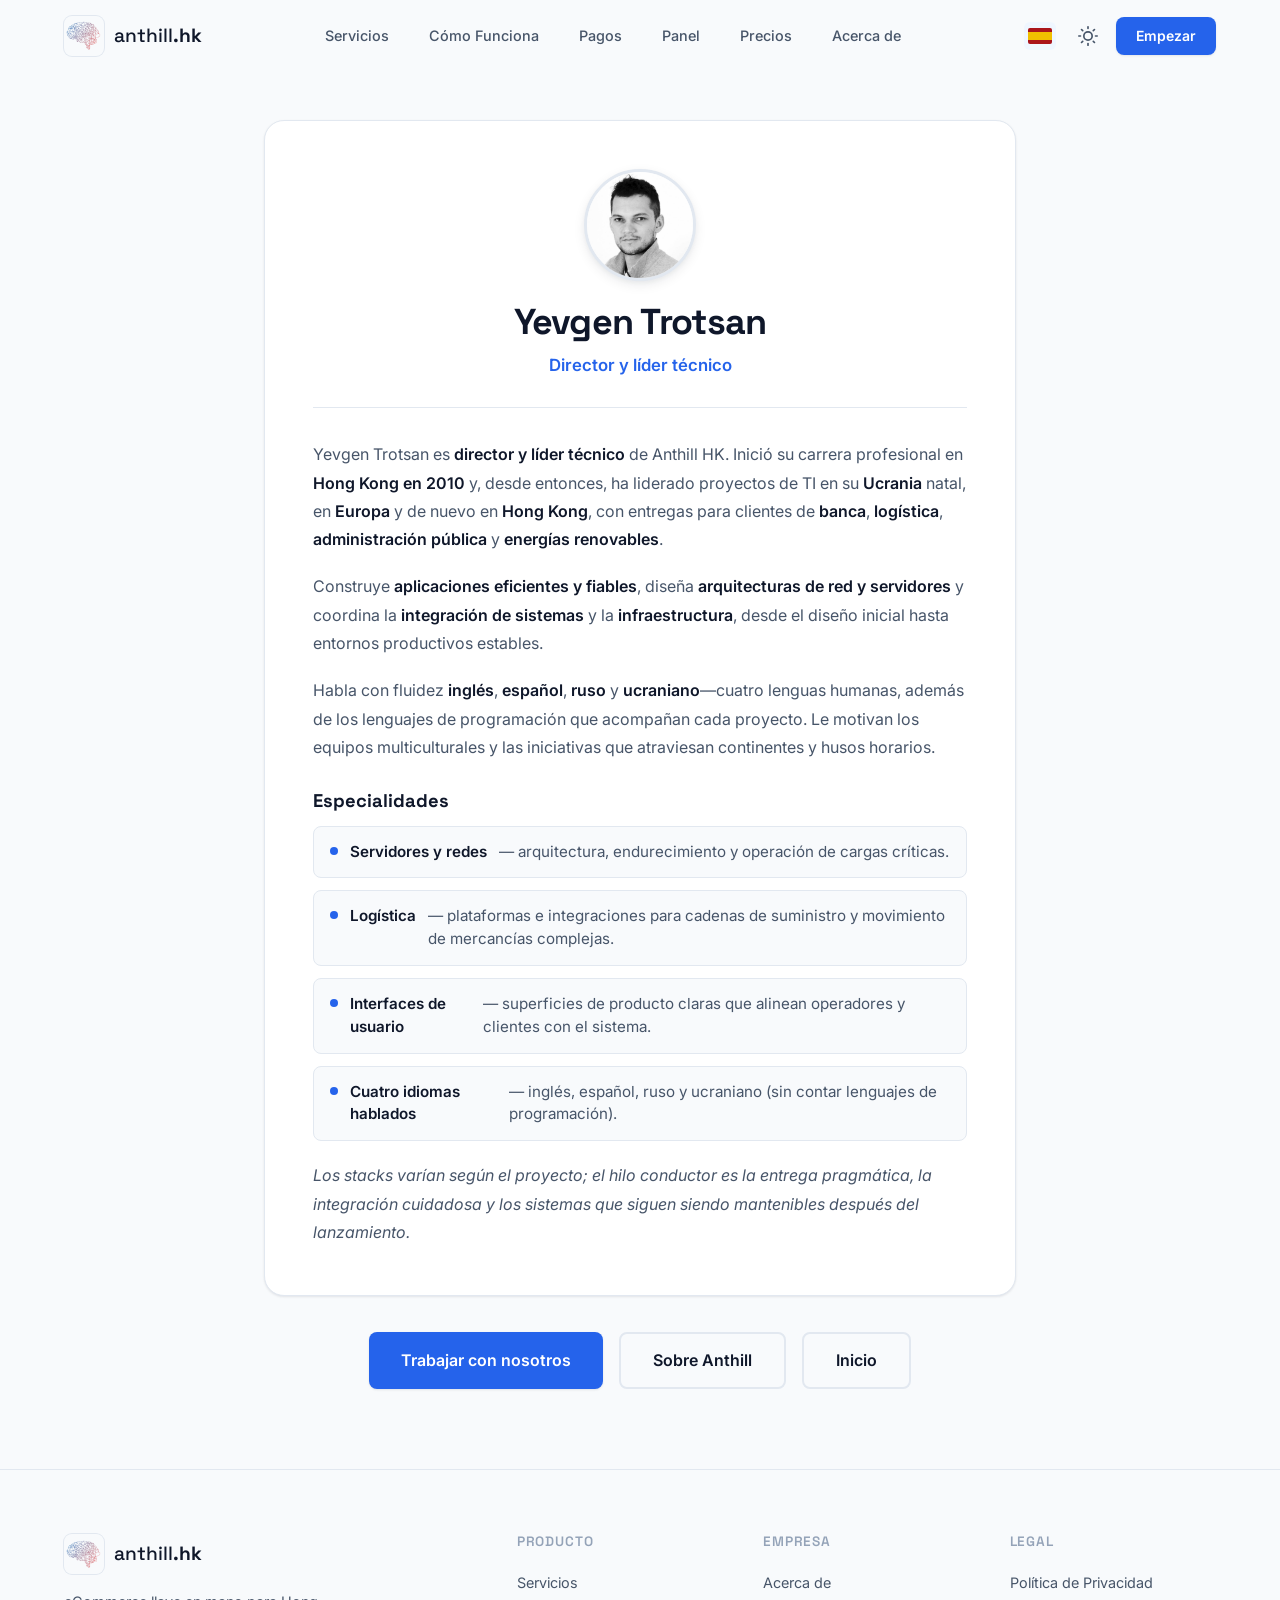
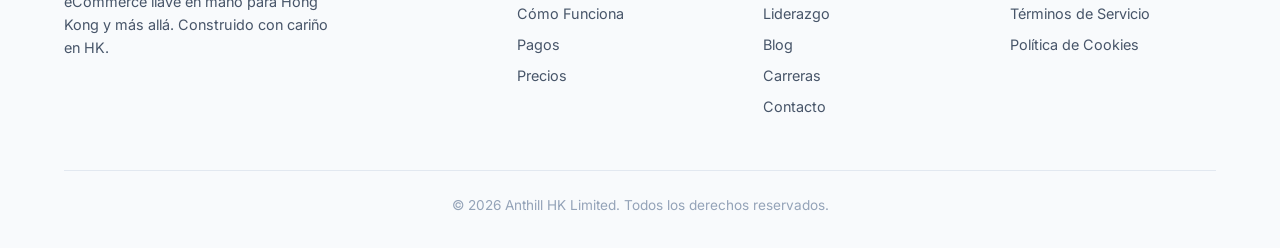
<file: es/team/yevgen-trotsan/index.html>
<!DOCTYPE html>
<html lang="es" data-theme="light">
<head>
  <meta charset="UTF-8">
  <meta name="viewport" content="width=device-width, initial-scale=1.0">
  <title>Yevgen Trotsan — Director y líder técnico | Anthill HK</title>
  <meta name="description" content="Yevgen Trotsan, director y líder técnico en Anthill HK. Banca, logística, sector público y energías renovables.">
  <link rel="preconnect" href="https://fonts.googleapis.com">
  <link rel="preconnect" href="https://fonts.gstatic.com" crossorigin>
  <link href="https://fonts.googleapis.com/css2?family=Inter:wght@400;500;600;700;800&family=Space+Grotesk:wght@500;700&display=swap" rel="stylesheet">
  <link rel="stylesheet" href="../../../css/theme.css">
  <link rel="stylesheet" href="../../../css/main.css">
  <link rel="icon" type="image/png" href="../../../assets/icons/favicon.png">
  <script src="../../../js/matomo.js" defer></script>
  <link rel="canonical" href="https://anthill.hk/es/team/yevgen-trotsan/">
  <meta property="og:type" content="profile">
  <meta property="og:url" content="https://anthill.hk/es/team/yevgen-trotsan/">
  <meta property="og:title" content="Yevgen Trotsan — Director y líder técnico | Anthill HK">
  <meta property="og:description" content="Liderazgo técnico en banca, logística, sector público y energías renovables.">
  <meta property="og:image" content="https://anthill.hk/assets/img/yevgen-trotsan.png">
  <meta name="twitter:card" content="summary_large_image">
  <link rel="alternate" hreflang="en" href="https://anthill.hk/team/yevgen-trotsan/">
  <link rel="alternate" hreflang="es" href="https://anthill.hk/es/team/yevgen-trotsan/">
  <link rel="alternate" hreflang="uk" href="https://anthill.hk/uk/team/yevgen-trotsan/">
  <link rel="alternate" hreflang="zh-Hant-HK" href="https://anthill.hk/hk/team/yevgen-trotsan/">
  <link rel="alternate" hreflang="x-default" href="https://anthill.hk/team/yevgen-trotsan/">
  <script type="application/ld+json">
  {"@context":"https://schema.org","@type":"Person","name":"Yevgen Trotsan","jobTitle":"Director & Technical Lead","image":"https://anthill.hk/assets/img/yevgen-trotsan.png","url":"https://anthill.hk/es/team/yevgen-trotsan/","worksFor":{"@type":"Organization","name":"Anthill HK Limited","url":"https://anthill.hk"}}
  </script>
</head>
<body>
  <noscript>
    <p><img referrerpolicy="no-referrer-when-downgrade" src="https://matomo.matumi.anthill.hk/matomo.php?idsite=4&amp;rec=1" style="border:0;" alt="" /></p>
  </noscript>
  <a class="skip-link" href="#main">Saltar al contenido principal</a>
  <header class="site-header scrolled" id="site-header">
    <div class="container nav-wrap">
      <a href="/es/" class="logo" aria-label="Anthill HK inicio">
        <img class="logo-img" src="../../../assets/img/logo.png" alt="Anthill" width="40" height="40">
        <span class="logo-text">anthill<strong>.hk</strong></span>
      </a>
      <nav class="main-nav" id="main-nav" aria-label="Navegación principal">
        <ul>
          <li><a href="/es/#services">Servicios</a></li>
          <li><a href="/es/#how-it-works">Cómo Funciona</a></li>
          <li><a href="/es/#payments">Pagos</a></li>
          <li><a href="/es/#dashboard">Panel</a></li>
          <li><a href="/es/#pricing">Precios</a></li>
          <li><a href="/es/about/">Acerca de</a></li>
        </ul>
      </nav>
      <div class="nav-actions">
        <div class="lang-switcher" aria-label="Idioma del sitio, cambiar a:">
          <button class="lang-switcher-btn" type="button" aria-label="Español" title="Español"><svg viewBox="0 0 60 40" width="24" height="16"><rect width="60" height="10" fill="#AA151B"/><rect y="10" width="60" height="20" fill="#F1BF00"/><rect y="30" width="60" height="10" fill="#AA151B"/></svg></button>
          <div class="lang-switcher-menu">
            <a href="/team/yevgen-trotsan/" title="English" aria-label="Cambiar a English"><svg viewBox="0 0 60 40" width="24" height="16"><rect width="60" height="40" fill="#012169"/><path d="M0 0l60 40M60 0L0 40" stroke="#fff" stroke-width="8"/><path d="M0 0l60 40M60 0L0 40" stroke="#C8102E" stroke-width="4"/><path d="M30 0v40M0 20h60" stroke="#fff" stroke-width="12"/><path d="M30 0v40M0 20h60" stroke="#C8102E" stroke-width="7"/></svg></a>
            <a href="/uk/team/yevgen-trotsan/" title="Українська" aria-label="Перейти на Українську"><svg viewBox="0 0 60 40" width="24" height="16"><rect width="60" height="20" fill="#005BBB"/><rect y="20" width="60" height="20" fill="#FFD500"/></svg></a>
            <a href="/hk/team/yevgen-trotsan/" title="繁體中文" aria-label="Cambiar a 繁體中文"><svg viewBox="0 0 60 40" width="24" height="16"><rect width="60" height="40" fill="#DE2910"/><g fill="#fff" transform="translate(30,20)"><ellipse rx="3" ry="7"/><ellipse rx="3" ry="7" transform="rotate(72)"/><ellipse rx="3" ry="7" transform="rotate(144)"/><ellipse rx="3" ry="7" transform="rotate(216)"/><ellipse rx="3" ry="7" transform="rotate(288)"/></g></svg></a>
          </div>
        </div>
        <button class="btn-icon theme-toggle" id="theme-toggle" aria-label="Alternar modo oscuro" title="Alternar modo oscuro">
          <svg class="icon-sun" viewBox="0 0 24 24" width="20" height="20"><circle cx="12" cy="12" r="5" stroke="currentColor" stroke-width="2" fill="none"/><g stroke="currentColor" stroke-width="2" stroke-linecap="round"><line x1="12" y1="1" x2="12" y2="3"/><line x1="12" y1="21" x2="12" y2="23"/><line x1="4.22" y1="4.22" x2="5.64" y2="5.64"/><line x1="18.36" y1="18.36" x2="19.78" y2="19.78"/><line x1="1" y1="12" x2="3" y2="12"/><line x1="21" y1="12" x2="23" y2="12"/><line x1="4.22" y1="19.78" x2="5.64" y2="18.36"/><line x1="18.36" y1="5.64" x2="19.78" y2="4.22"/></g></svg>
          <svg class="icon-moon" viewBox="0 0 24 24" width="20" height="20"><path d="M21 12.79A9 9 0 1111.21 3a7 7 0 009.79 9.79z" stroke="currentColor" stroke-width="2" fill="none" stroke-linejoin="round"/></svg>
        </button>
        <a href="/es/#contact" class="btn btn-primary btn-sm">Empezar</a>
        <button class="btn-icon mobile-menu-toggle" id="mobile-menu-toggle" aria-label="Alternar menú" aria-expanded="false" aria-controls="main-nav" aria-haspopup="true">
          <span></span><span></span><span></span>
        </button>
      </div>
    </div>
  </header>

  <main id="main">
    <article class="section page-profile">
      <div class="container">
        <div class="profile-card">
          <header class="profile-header">
            <div class="profile-avatar">
              <img src="../../../assets/img/yevgen-trotsan.png" width="224" height="224" alt="Yevgen Trotsan, director y líder técnico">
            </div>
            <h1>Yevgen Trotsan</h1>
            <p class="profile-role">Director y líder técnico</p>
          </header>
          <div class="profile-prose">
            <p>Yevgen Trotsan es <strong>director y líder técnico</strong> de Anthill HK. Inició su carrera profesional en <strong>Hong Kong en 2010</strong> y, desde entonces, ha liderado proyectos de TI en su <strong>Ucrania</strong> natal, en <strong>Europa</strong> y de nuevo en <strong>Hong Kong</strong>, con entregas para clientes de <strong>banca</strong>, <strong>logística</strong>, <strong>administración pública</strong> y <strong>energías renovables</strong>.</p>
            <p>Construye <strong>aplicaciones eficientes y fiables</strong>, diseña <strong>arquitecturas de red y servidores</strong> y coordina la <strong>integración de sistemas</strong> y la <strong>infraestructura</strong>, desde el diseño inicial hasta entornos productivos estables.</p>
            <p>Habla con fluidez <strong>inglés</strong>, <strong>español</strong>, <strong>ruso</strong> y <strong>ucraniano</strong>—cuatro lenguas humanas, además de los lenguajes de programación que acompañan cada proyecto. Le motivan los equipos multiculturales y las iniciativas que atraviesan continentes y husos horarios.</p>

            <h2>Especialidades</h2>
            <ul class="profile-specialties">
              <li><strong>Servidores y redes</strong> — arquitectura, endurecimiento y operación de cargas críticas.</li>
              <li><strong>Logística</strong> — plataformas e integraciones para cadenas de suministro y movimiento de mercancías complejas.</li>
              <li><strong>Interfaces de usuario</strong> — superficies de producto claras que alinean operadores y clientes con el sistema.</li>
              <li><strong>Cuatro idiomas hablados</strong> — inglés, español, ruso y ucraniano (sin contar lenguajes de programación).</li>
            </ul>
            <p class="profile-lang-note">Los stacks varían según el proyecto; el hilo conductor es la entrega pragmática, la integración cuidadosa y los sistemas que siguen siendo mantenibles después del lanzamiento.</p>
          </div>
        </div>
        <div class="page-profile-actions">
          <a href="/es/#contact" class="btn btn-primary btn-lg">Trabajar con nosotros</a>
          <a href="/es/about/" class="btn btn-outline btn-lg">Sobre Anthill</a>
          <a href="/es/" class="btn btn-outline btn-lg">Inicio</a>
        </div>
      </div>
    </article>
  </main>

  <footer class="site-footer">
    <div class="container">
      <div class="footer-grid">
        <div class="footer-brand">
          <a href="/es/" class="logo">
            <img class="logo-img" src="../../../assets/img/logo.png" alt="Anthill" width="40" height="40">
            <span class="logo-text">anthill<strong>.hk</strong></span>
          </a>
          <p>eCommerce llave en mano para Hong Kong y más allá. Construido con cariño en HK.</p>
        </div>
        <div class="footer-links">
          <h4>Producto</h4>
          <ul>
            <li><a href="/es/#services">Servicios</a></li>
            <li><a href="/es/#how-it-works">Cómo Funciona</a></li>
            <li><a href="/es/#payments">Pagos</a></li>
            <li><a href="/es/#pricing">Precios</a></li>
          </ul>
        </div>
        <div class="footer-links">
          <h4>Empresa</h4>
          <ul>
            <li><a href="/es/about/">Acerca de</a></li>
            <li><a href="/es/team/yevgen-trotsan/">Liderazgo</a></li>
            <li><a href="#">Blog</a></li>
            <li><a href="#">Carreras</a></li>
            <li><a href="/es/#contact">Contacto</a></li>
          </ul>
        </div>
        <div class="footer-links">
          <h4>Legal</h4>
          <ul>
            <li><a href="#">Política de Privacidad</a></li>
            <li><a href="#">Términos de Servicio</a></li>
            <li><a href="#">Política de Cookies</a></li>
          </ul>
        </div>
      </div>
      <div class="footer-bottom">
        <p>&copy; 2026 Anthill HK Limited. Todos los derechos reservados.</p>
      </div>
    </div>
  </footer>

  <script src="../../../js/config.js"></script>
  <script src="../../../js/main.js"></script>
</body>
</html>
</file>
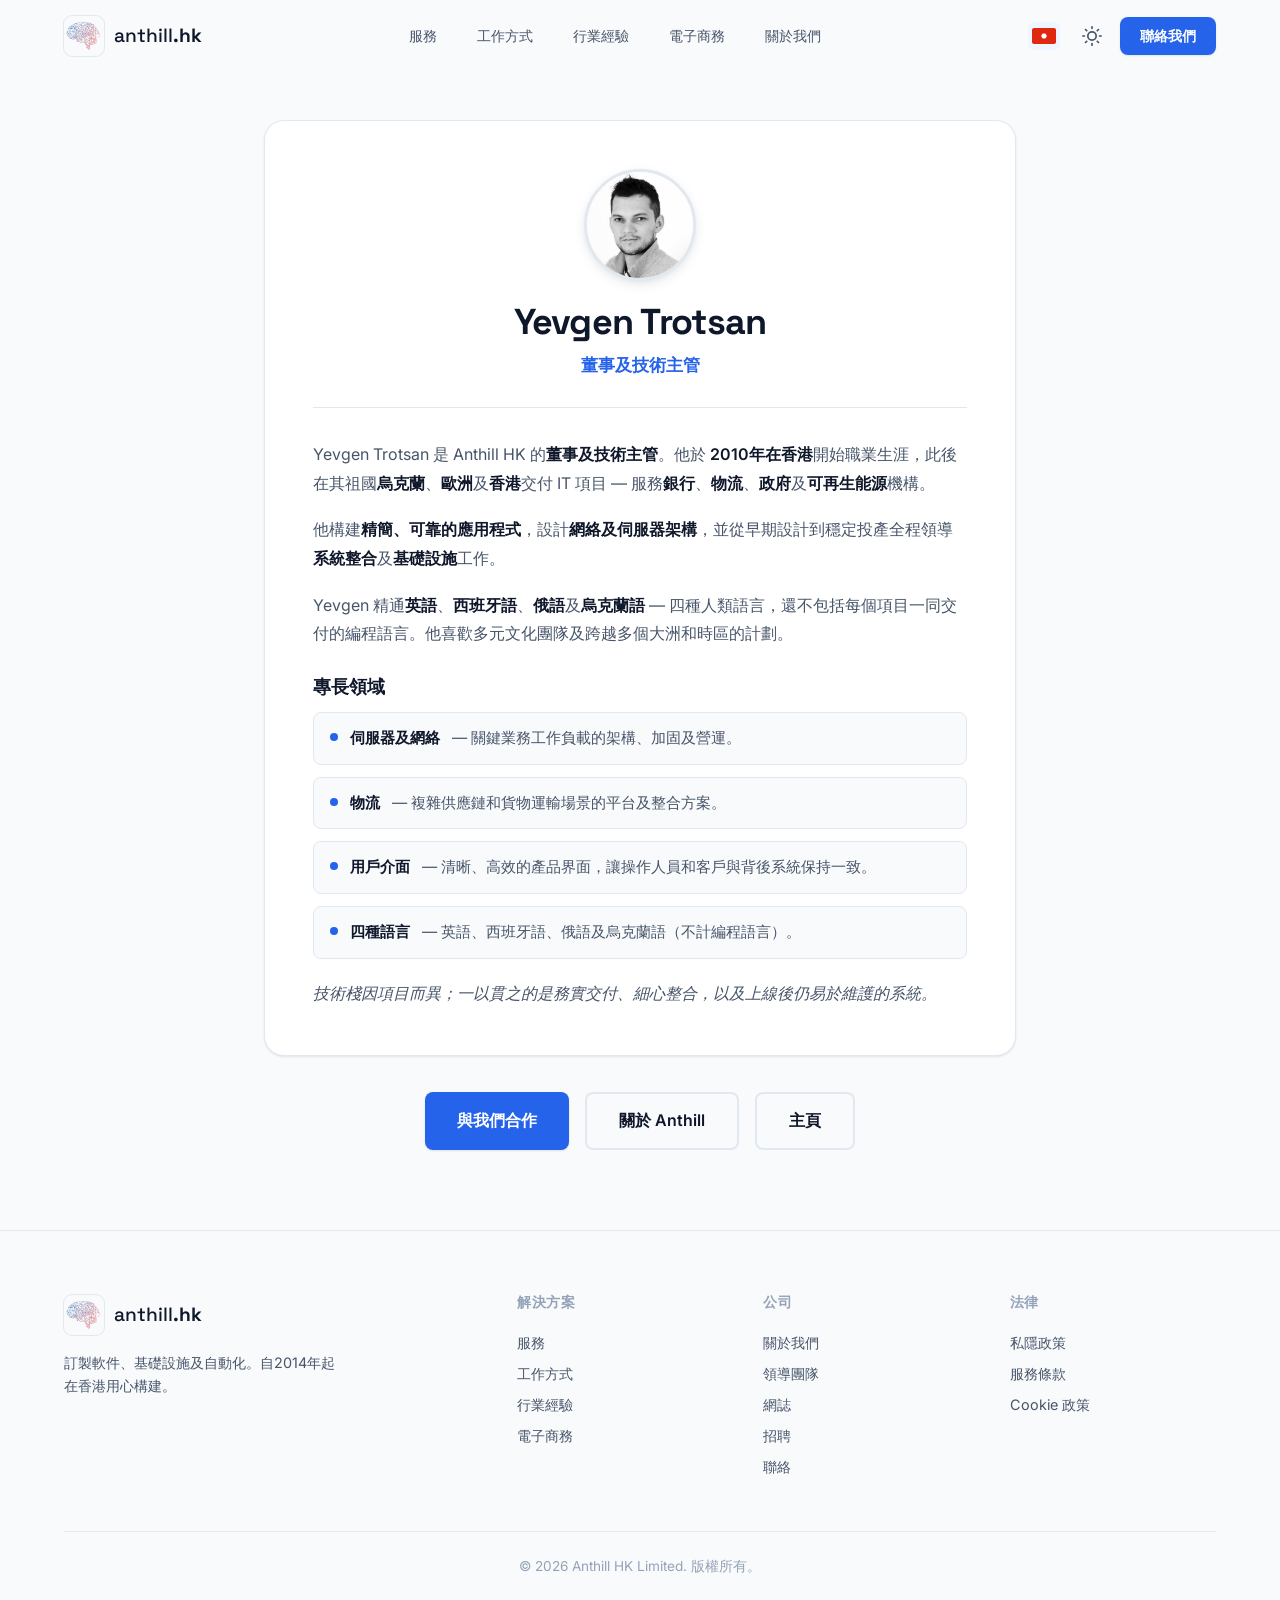
<file: hk/team/yevgen-trotsan/index.html>
<!DOCTYPE html>
<html lang="zh-Hant-HK" data-theme="light">
<head>
  <meta charset="UTF-8">
  <meta name="viewport" content="width=device-width, initial-scale=1.0">
  <title>Yevgen Trotsan — 董事及技術主管 | Anthill HK</title>
  <meta name="description" content="Yevgen Trotsan，Anthill HK 董事及技術主管。銀行、物流、公共部門及可再生能源。伺服器、網絡、物流系統及用戶介面。">
  <link rel="preconnect" href="https://fonts.googleapis.com">
  <link rel="preconnect" href="https://fonts.gstatic.com" crossorigin>
  <link href="https://fonts.googleapis.com/css2?family=Inter:wght@400;500;600;700;800&family=Space+Grotesk:wght@500;700&display=swap" rel="stylesheet">
  <link rel="stylesheet" href="../../../css/theme.css">
  <link rel="stylesheet" href="../../../css/main.css">
  <link rel="icon" type="image/png" href="../../../assets/icons/favicon.png">
  <script src="../../../js/matomo.js" defer></script>
  <link rel="canonical" href="https://anthill.hk/hk/team/yevgen-trotsan/">
  <meta property="og:type" content="profile">
  <meta property="og:url" content="https://anthill.hk/hk/team/yevgen-trotsan/">
  <meta property="og:title" content="Yevgen Trotsan — 董事及技術主管 | Anthill HK">
  <meta property="og:description" content="銀行、物流、公共部門及可再生能源領域的技術領導。">
  <meta property="og:image" content="https://anthill.hk/assets/img/yevgen-trotsan.png">
  <meta name="twitter:card" content="summary_large_image">
  <link rel="alternate" hreflang="en" href="https://anthill.hk/team/yevgen-trotsan/">
  <link rel="alternate" hreflang="es" href="https://anthill.hk/es/team/yevgen-trotsan/">
  <link rel="alternate" hreflang="uk" href="https://anthill.hk/uk/team/yevgen-trotsan/">
  <link rel="alternate" hreflang="zh-Hant-HK" href="https://anthill.hk/hk/team/yevgen-trotsan/">
  <link rel="alternate" hreflang="x-default" href="https://anthill.hk/team/yevgen-trotsan/">
  <script type="application/ld+json">
  {"@context":"https://schema.org","@type":"Person","name":"Yevgen Trotsan","jobTitle":"Director & Technical Lead","image":"https://anthill.hk/assets/img/yevgen-trotsan.png","url":"https://anthill.hk/hk/team/yevgen-trotsan/","worksFor":{"@type":"Organization","name":"Anthill HK Limited","url":"https://anthill.hk"}}
  </script>
</head>
<body>
  <noscript>
    <p><img referrerpolicy="no-referrer-when-downgrade" src="https://matomo.matumi.anthill.hk/matomo.php?idsite=4&amp;rec=1" style="border:0;" alt="" /></p>
  </noscript>
  <a class="skip-link" href="#main">跳至主要內容</a>
  <header class="site-header scrolled" id="site-header">
    <div class="container nav-wrap">
      <a href="/hk/" class="logo" aria-label="Anthill HK 主頁">
        <img class="logo-img" src="../../../assets/img/logo.png" alt="Anthill" width="40" height="40">
        <span class="logo-text">anthill<strong>.hk</strong></span>
      </a>
      <nav class="main-nav" id="main-nav" aria-label="主要導航">
        <ul>
          <li><a href="/hk/#services">服務</a></li>
          <li><a href="/hk/#how-it-works">工作方式</a></li>
          <li><a href="/hk/#industries">行業經驗</a></li>
          <li><a href="/hk/#ecommerce">電子商務</a></li>
          <li><a href="/hk/about/">關於我們</a></li>
        </ul>
      </nav>
      <div class="nav-actions">
        <div class="lang-switcher" aria-label="網站語言，切換至：">
          <button class="lang-switcher-btn" type="button" aria-label="繁體中文" title="繁體中文"><svg viewBox="0 0 60 40" width="24" height="16"><rect width="60" height="40" fill="#DE2910"/><g fill="#fff" transform="translate(30,20)"><ellipse rx="3" ry="7"/><ellipse rx="3" ry="7" transform="rotate(72)"/><ellipse rx="3" ry="7" transform="rotate(144)"/><ellipse rx="3" ry="7" transform="rotate(216)"/><ellipse rx="3" ry="7" transform="rotate(288)"/></g></svg></button>
          <div class="lang-switcher-menu">
            <a href="/team/yevgen-trotsan/" title="English" aria-label="切換至 English"><svg viewBox="0 0 60 40" width="24" height="16"><rect width="60" height="40" fill="#012169"/><path d="M0 0l60 40M60 0L0 40" stroke="#fff" stroke-width="8"/><path d="M0 0l60 40M60 0L0 40" stroke="#C8102E" stroke-width="4"/><path d="M30 0v40M0 20h60" stroke="#fff" stroke-width="12"/><path d="M30 0v40M0 20h60" stroke="#C8102E" stroke-width="7"/></svg></a>
            <a href="/es/team/yevgen-trotsan/" title="Español" aria-label="切換至 Español"><svg viewBox="0 0 60 40" width="24" height="16"><rect width="60" height="10" fill="#AA151B"/><rect y="10" width="60" height="20" fill="#F1BF00"/><rect y="30" width="60" height="10" fill="#AA151B"/></svg></a>
            <a href="/uk/team/yevgen-trotsan/" title="Українська" aria-label="切換至 Українська"><svg viewBox="0 0 60 40" width="24" height="16"><rect width="60" height="20" fill="#005BBB"/><rect y="20" width="60" height="20" fill="#FFD500"/></svg></a>
          </div>
        </div>
        <button class="btn-icon theme-toggle" id="theme-toggle" aria-label="切換深色模式" title="切換深色模式">
          <svg class="icon-sun" viewBox="0 0 24 24" width="20" height="20"><circle cx="12" cy="12" r="5" stroke="currentColor" stroke-width="2" fill="none"/><g stroke="currentColor" stroke-width="2" stroke-linecap="round"><line x1="12" y1="1" x2="12" y2="3"/><line x1="12" y1="21" x2="12" y2="23"/><line x1="4.22" y1="4.22" x2="5.64" y2="5.64"/><line x1="18.36" y1="18.36" x2="19.78" y2="19.78"/><line x1="1" y1="12" x2="3" y2="12"/><line x1="21" y1="12" x2="23" y2="12"/><line x1="4.22" y1="19.78" x2="5.64" y2="18.36"/><line x1="18.36" y1="5.64" x2="19.78" y2="4.22"/></g></svg>
          <svg class="icon-moon" viewBox="0 0 24 24" width="20" height="20"><path d="M21 12.79A9 9 0 1111.21 3a7 7 0 009.79 9.79z" stroke="currentColor" stroke-width="2" fill="none" stroke-linejoin="round"/></svg>
        </button>
        <a href="/hk/#contact" class="btn btn-primary btn-sm">聯絡我們</a>
        <button class="btn-icon mobile-menu-toggle" id="mobile-menu-toggle" aria-label="切換選單" aria-expanded="false" aria-controls="main-nav" aria-haspopup="true">
          <span></span><span></span><span></span>
        </button>
      </div>
    </div>
  </header>

  <main id="main">
    <article class="section page-profile">
      <div class="container">
        <div class="profile-card">
          <header class="profile-header">
            <div class="profile-avatar">
              <img src="../../../assets/img/yevgen-trotsan.png" width="224" height="224" alt="Yevgen Trotsan，董事及技術主管">
            </div>
            <h1>Yevgen Trotsan</h1>
            <p class="profile-role">董事及技術主管</p>
          </header>
          <div class="profile-prose">
            <p>Yevgen Trotsan 是 Anthill HK 的<strong>董事及技術主管</strong>。他於 <strong>2010年在香港</strong>開始職業生涯，此後在其祖國<strong>烏克蘭</strong>、<strong>歐洲</strong>及<strong>香港</strong>交付 IT 項目 — 服務<strong>銀行</strong>、<strong>物流</strong>、<strong>政府</strong>及<strong>可再生能源</strong>機構。</p>
            <p>他構建<strong>精簡、可靠的應用程式</strong>，設計<strong>網絡及伺服器架構</strong>，並從早期設計到穩定投產全程領導<strong>系統整合</strong>及<strong>基礎設施</strong>工作。</p>
            <p>Yevgen 精通<strong>英語</strong>、<strong>西班牙語</strong>、<strong>俄語</strong>及<strong>烏克蘭語</strong> — 四種人類語言，還不包括每個項目一同交付的編程語言。他喜歡多元文化團隊及跨越多個大洲和時區的計劃。</p>

            <h2>專長領域</h2>
            <ul class="profile-specialties">
              <li><strong>伺服器及網絡</strong> — 關鍵業務工作負載的架構、加固及營運。</li>
              <li><strong>物流</strong> — 複雜供應鏈和貨物運輸場景的平台及整合方案。</li>
              <li><strong>用戶介面</strong> — 清晰、高效的產品界面，讓操作人員和客戶與背後系統保持一致。</li>
              <li><strong>四種語言</strong> — 英語、西班牙語、俄語及烏克蘭語（不計編程語言）。</li>
            </ul>
            <p class="profile-lang-note">技術棧因項目而異；一以貫之的是務實交付、細心整合，以及上線後仍易於維護的系統。</p>
          </div>
        </div>
        <div class="page-profile-actions">
          <a href="/hk/#contact" class="btn btn-primary btn-lg">與我們合作</a>
          <a href="/hk/about/" class="btn btn-outline btn-lg">關於 Anthill</a>
          <a href="/hk/" class="btn btn-outline btn-lg">主頁</a>
        </div>
      </div>
    </article>
  </main>

  <footer class="site-footer">
    <div class="container">
      <div class="footer-grid">
        <div class="footer-brand">
          <a href="/hk/" class="logo"><img class="logo-img" src="../../../assets/img/logo.png" alt="Anthill" width="40" height="40"><span class="logo-text">anthill<strong>.hk</strong></span></a>
          <p>訂製軟件、基礎設施及自動化。自2014年起在香港用心構建。</p>
        </div>
        <div class="footer-links"><h4>解決方案</h4><ul><li><a href="/hk/#services">服務</a></li><li><a href="/hk/#how-it-works">工作方式</a></li><li><a href="/hk/#industries">行業經驗</a></li><li><a href="/hk/#ecommerce">電子商務</a></li></ul></div>
        <div class="footer-links"><h4>公司</h4><ul><li><a href="/hk/about/">關於我們</a></li><li><a href="/hk/team/yevgen-trotsan/">領導團隊</a></li><li><a href="#">網誌</a></li><li><a href="#">招聘</a></li><li><a href="/hk/#contact">聯絡</a></li></ul></div>
        <div class="footer-links"><h4>法律</h4><ul><li><a href="#">私隱政策</a></li><li><a href="#">服務條款</a></li><li><a href="#">Cookie 政策</a></li></ul></div>
      </div>
      <div class="footer-bottom">
        <p>&copy; 2026 Anthill HK Limited. 版權所有。</p>
      </div>
    </div>
  </footer>

  <script src="../../../js/config.js"></script>
  <script src="../../../js/main.js"></script>
</body>
</html>
</file>
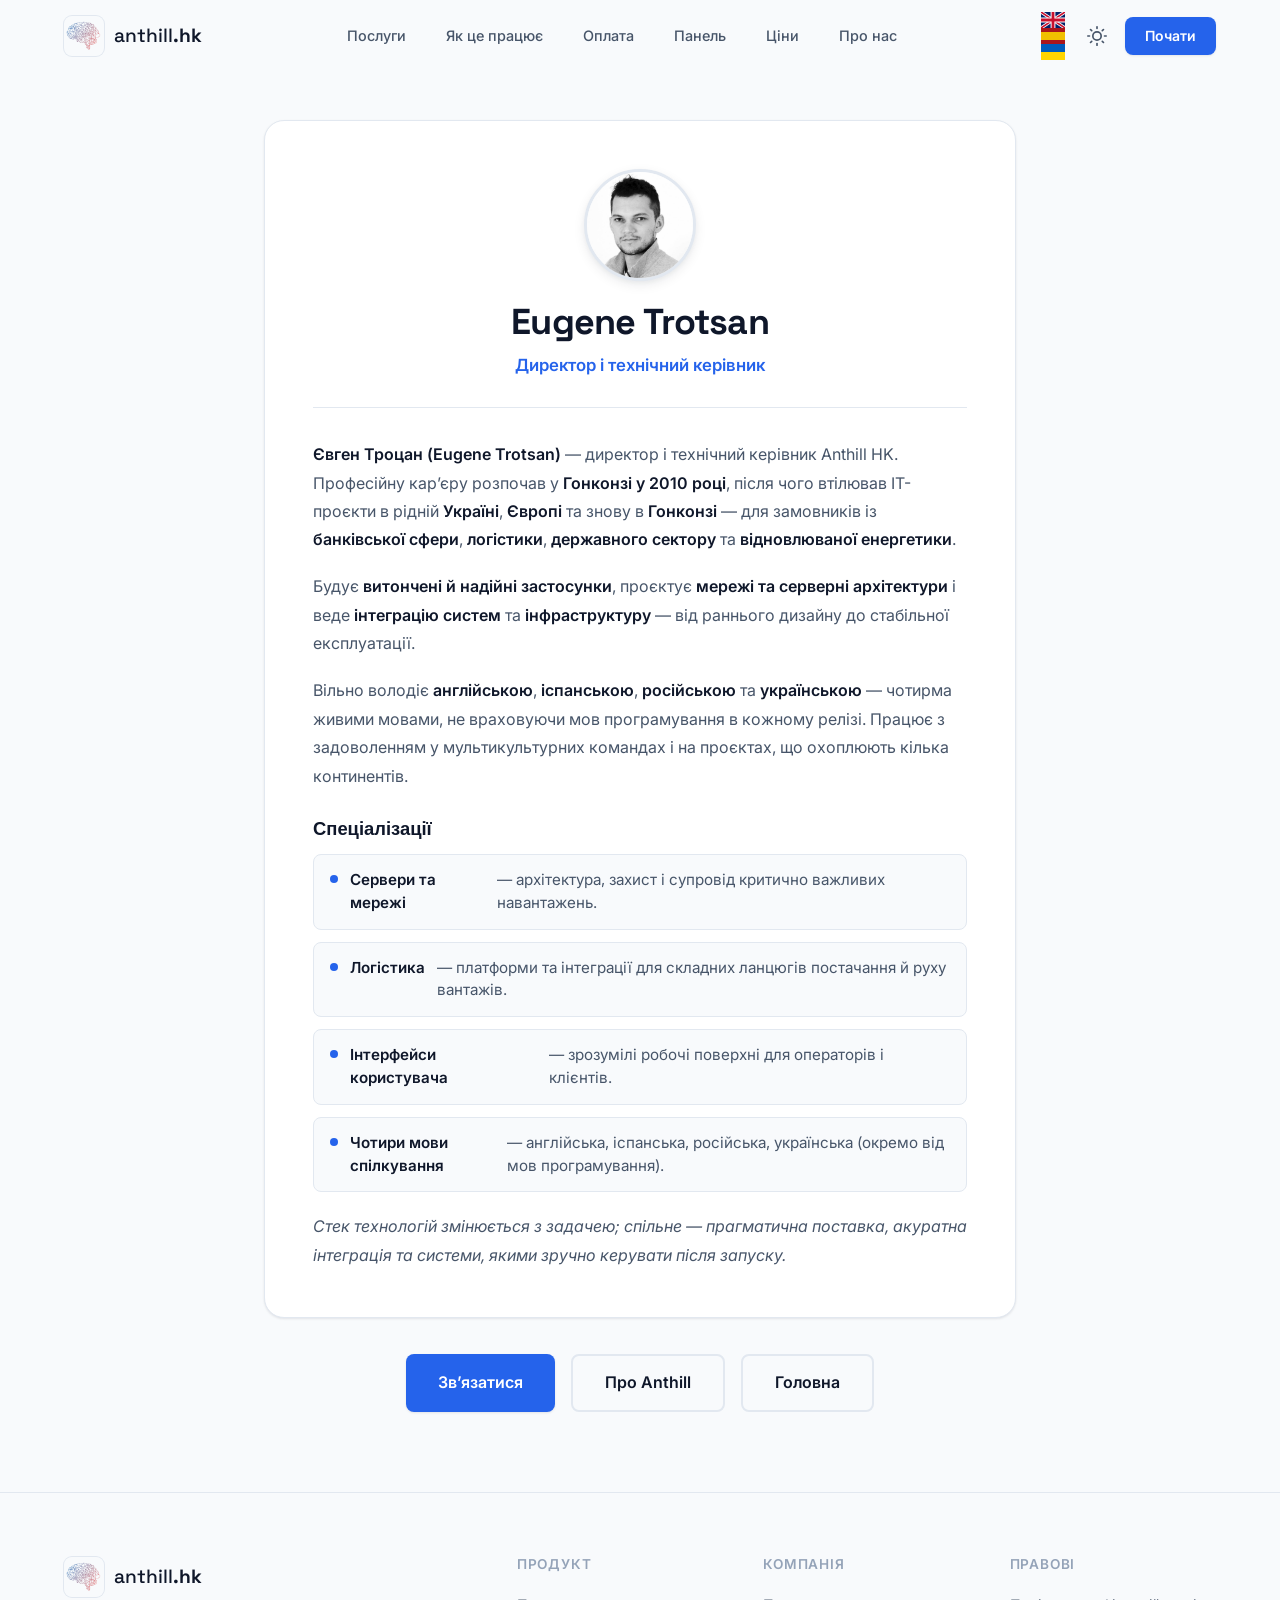
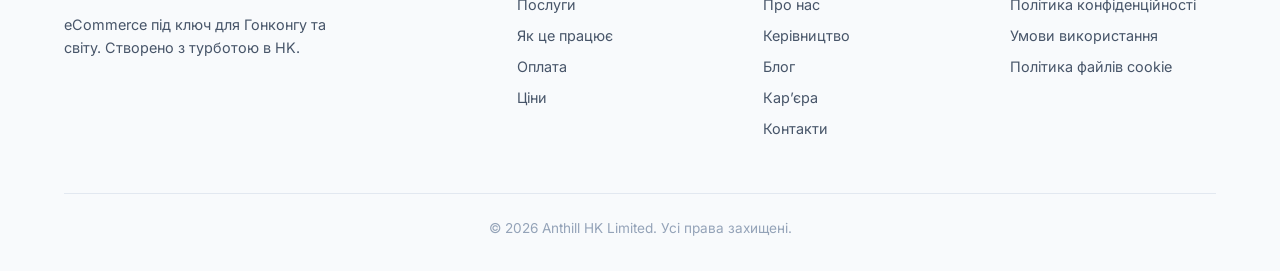
<file: uk/team/eugene-trotsan/index.html>
<!DOCTYPE html>
<html lang="uk" data-theme="light">
<head>
  <meta charset="UTF-8">
  <meta name="viewport" content="width=device-width, initial-scale=1.0">
  <title>Євген Троцан — директор і технічний керівник | Anthill HK</title>
  <meta name="description" content="Євген Троцан, директор і технічний керівник Anthill HK. Банківська справа, логістика, державний сектор та відновлювана енергетика.">
  <link rel="preconnect" href="https://fonts.googleapis.com">
  <link rel="preconnect" href="https://fonts.gstatic.com" crossorigin>
  <link href="https://fonts.googleapis.com/css2?family=Inter:wght@400;500;600;700;800&family=Space+Grotesk:wght@500;700&display=swap" rel="stylesheet">
  <link rel="stylesheet" href="../../../css/theme.css">
  <link rel="stylesheet" href="../../../css/main.css">
  <link rel="icon" type="image/svg+xml" href="../../../assets/icons/favicon.svg">
  <script src="../../../js/matomo.js" defer></script>
  <link rel="canonical" href="https://anthill.hk/uk/team/eugene-trotsan/">
  <meta property="og:type" content="profile">
  <meta property="og:url" content="https://anthill.hk/uk/team/eugene-trotsan/">
  <meta property="og:title" content="Євген Троцан — директор і технічний керівник | Anthill HK">
  <meta property="og:description" content="Технічне керівництво: банки, логістика, державний сектор, відновлювана енергетика.">
  <meta property="og:image" content="https://anthill.hk/assets/img/eugene-trotsan.png">
  <meta name="twitter:card" content="summary_large_image">
  <link rel="alternate" hreflang="en" href="https://anthill.hk/team/eugene-trotsan/">
  <link rel="alternate" hreflang="es" href="https://anthill.hk/es/team/eugene-trotsan/">
  <link rel="alternate" hreflang="uk" href="https://anthill.hk/uk/team/eugene-trotsan/">
  <link rel="alternate" hreflang="x-default" href="https://anthill.hk/team/eugene-trotsan/">
  <script type="application/ld+json">
  {"@context":"https://schema.org","@type":"Person","name":"Eugene Trotsan","jobTitle":"Director & Technical Lead","image":"https://anthill.hk/assets/img/eugene-trotsan.png","url":"https://anthill.hk/uk/team/eugene-trotsan/","worksFor":{"@type":"Organization","name":"Anthill HK Limited","url":"https://anthill.hk"}}
  </script>
</head>
<body>
  <noscript>
    <p><img referrerpolicy="no-referrer-when-downgrade" src="https://matomo.matumi.anthill.hk/matomo.php?idsite=4&amp;rec=1" style="border:0;" alt="" /></p>
  </noscript>
  <a class="skip-link" href="#main">Перейти до основного контенту</a>
  <header class="site-header scrolled" id="site-header">
    <div class="container nav-wrap">
      <a href="/uk/" class="logo" aria-label="Anthill HK головна">
        <img class="logo-img" src="../../../assets/img/logo.png" alt="Anthill" width="40" height="40">
        <span class="logo-text">anthill<strong>.hk</strong></span>
      </a>
      <nav class="main-nav" id="main-nav" aria-label="Головна навігація">
        <ul>
          <li><a href="/uk/#services">Послуги</a></li>
          <li><a href="/uk/#how-it-works">Як це працює</a></li>
          <li><a href="/uk/#payments">Оплата</a></li>
          <li><a href="/uk/#dashboard">Панель</a></li>
          <li><a href="/uk/#pricing">Ціни</a></li>
          <li><a href="/uk/about/">Про нас</a></li>
        </ul>
      </nav>
      <div class="nav-actions">
        <div class="lang-switcher" aria-label="Мова сайту, змінити на:">
          <a href="/team/eugene-trotsan/" title="English" aria-label="Змінити на English"><svg viewBox="0 0 60 40" width="24" height="16"><rect width="60" height="40" fill="#012169"/><path d="M0 0l60 40M60 0L0 40" stroke="#fff" stroke-width="8"/><path d="M0 0l60 40M60 0L0 40" stroke="#C8102E" stroke-width="4"/><path d="M30 0v40M0 20h60" stroke="#fff" stroke-width="12"/><path d="M30 0v40M0 20h60" stroke="#C8102E" stroke-width="7"/></svg></a>
          <a href="/es/team/eugene-trotsan/" title="Español" aria-label="Змінити на Español"><svg viewBox="0 0 60 40" width="24" height="16"><rect width="60" height="10" fill="#AA151B"/><rect y="10" width="60" height="20" fill="#F1BF00"/><rect y="30" width="60" height="10" fill="#AA151B"/></svg></a>
          <a href="/uk/team/eugene-trotsan/" class="active" title="Українська" aria-label="Українська (поточна сторінка)"><svg viewBox="0 0 60 40" width="24" height="16"><rect width="60" height="20" fill="#005BBB"/><rect y="20" width="60" height="20" fill="#FFD500"/></svg></a>
        </div>
        <button class="btn-icon theme-toggle" id="theme-toggle" aria-label="Перемкнути темну тему" title="Перемкнути темну тему">
          <svg class="icon-sun" viewBox="0 0 24 24" width="20" height="20"><circle cx="12" cy="12" r="5" stroke="currentColor" stroke-width="2" fill="none"/><g stroke="currentColor" stroke-width="2" stroke-linecap="round"><line x1="12" y1="1" x2="12" y2="3"/><line x1="12" y1="21" x2="12" y2="23"/><line x1="4.22" y1="4.22" x2="5.64" y2="5.64"/><line x1="18.36" y1="18.36" x2="19.78" y2="19.78"/><line x1="1" y1="12" x2="3" y2="12"/><line x1="21" y1="12" x2="23" y2="12"/><line x1="4.22" y1="19.78" x2="5.64" y2="18.36"/><line x1="18.36" y1="5.64" x2="19.78" y2="4.22"/></g></svg>
          <svg class="icon-moon" viewBox="0 0 24 24" width="20" height="20"><path d="M21 12.79A9 9 0 1111.21 3a7 7 0 009.79 9.79z" stroke="currentColor" stroke-width="2" fill="none" stroke-linejoin="round"/></svg>
        </button>
        <a href="/uk/#contact" class="btn btn-primary btn-sm">Почати</a>
        <button class="btn-icon mobile-menu-toggle" id="mobile-menu-toggle" aria-label="Відкрити меню" aria-expanded="false" aria-controls="main-nav" aria-haspopup="true">
          <span></span><span></span><span></span>
        </button>
      </div>
    </div>
  </header>

  <main id="main">
    <article class="section page-profile">
      <div class="container">
        <div class="profile-card">
          <header class="profile-header">
            <div class="profile-avatar">
              <img src="../../../assets/img/eugene-trotsan.png" width="224" height="224" alt="Eugene Trotsan, директор і технічний керівник">
            </div>
            <h1>Eugene Trotsan</h1>
            <p class="profile-role">Директор і технічний керівник</p>
          </header>
          <div class="profile-prose">
            <p><strong>Євген Троцан (Eugene Trotsan)</strong> — директор і технічний керівник Anthill HK. Професійну кар’єру розпочав у <strong>Гонконзі у 2010 році</strong>, після чого втілював ІТ-проєкти в рідній <strong>Україні</strong>, <strong>Європі</strong> та знову в <strong>Гонконзі</strong> — для замовників із <strong>банківської сфери</strong>, <strong>логістики</strong>, <strong>державного сектору</strong> та <strong>відновлюваної енергетики</strong>.</p>
            <p>Будує <strong>витончені й надійні застосунки</strong>, проєктує <strong>мережі та серверні архітектури</strong> і веде <strong>інтеграцію систем</strong> та <strong>інфраструктуру</strong> — від раннього дизайну до стабільної експлуатації.</p>
            <p>Вільно володіє <strong>англійською</strong>, <strong>іспанською</strong>, <strong>російською</strong> та <strong>українською</strong> — чотирма живими мовами, не враховуючи мов програмування в кожному релізі. Працює з задоволенням у мультикультурних командах і на проєктах, що охоплюють кілька континентів.</p>

            <h2>Спеціалізації</h2>
            <ul class="profile-specialties">
              <li><strong>Сервери та мережі</strong> — архітектура, захист і супровід критично важливих навантажень.</li>
              <li><strong>Логістика</strong> — платформи та інтеграції для складних ланцюгів постачання й руху вантажів.</li>
              <li><strong>Інтерфейси користувача</strong> — зрозумілі робочі поверхні для операторів і клієнтів.</li>
              <li><strong>Чотири мови спілкування</strong> — англійська, іспанська, російська, українська (окремо від мов програмування).</li>
            </ul>
            <p class="profile-lang-note">Стек технологій змінюється з задачею; спільне — прагматична поставка, акуратна інтеграція та системи, якими зручно керувати після запуску.</p>
          </div>
        </div>
        <div class="page-profile-actions">
          <a href="/uk/#contact" class="btn btn-primary btn-lg">Зв’язатися</a>
          <a href="/uk/about/" class="btn btn-outline btn-lg">Про Anthill</a>
          <a href="/uk/" class="btn btn-outline btn-lg">Головна</a>
        </div>
      </div>
    </article>
  </main>

  <footer class="site-footer">
    <div class="container">
      <div class="footer-grid">
        <div class="footer-brand">
          <a href="/uk/" class="logo">
            <img class="logo-img" src="../../../assets/img/logo.png" alt="Anthill" width="40" height="40">
            <span class="logo-text">anthill<strong>.hk</strong></span>
          </a>
          <p>eCommerce під ключ для Гонконгу та світу. Створено з турботою в HK.</p>
        </div>
        <div class="footer-links">
          <h4>Продукт</h4>
          <ul>
            <li><a href="/uk/#services">Послуги</a></li>
            <li><a href="/uk/#how-it-works">Як це працює</a></li>
            <li><a href="/uk/#payments">Оплата</a></li>
            <li><a href="/uk/#pricing">Ціни</a></li>
          </ul>
        </div>
        <div class="footer-links">
          <h4>Компанія</h4>
          <ul>
            <li><a href="/uk/about/">Про нас</a></li>
            <li><a href="/uk/team/eugene-trotsan/">Керівництво</a></li>
            <li><a href="#">Блог</a></li>
            <li><a href="#">Кар’єра</a></li>
            <li><a href="/uk/#contact">Контакти</a></li>
          </ul>
        </div>
        <div class="footer-links">
          <h4>Правові</h4>
          <ul>
            <li><a href="#">Політика конфіденційності</a></li>
            <li><a href="#">Умови використання</a></li>
            <li><a href="#">Політика файлів cookie</a></li>
          </ul>
        </div>
      </div>
      <div class="footer-bottom">
        <p>&copy; 2026 Anthill HK Limited. Усі права захищені.</p>
      </div>
    </div>
  </footer>

  <script src="../../../js/config.js"></script>
  <script src="../../../js/main.js"></script>
</body>
</html>
</file>
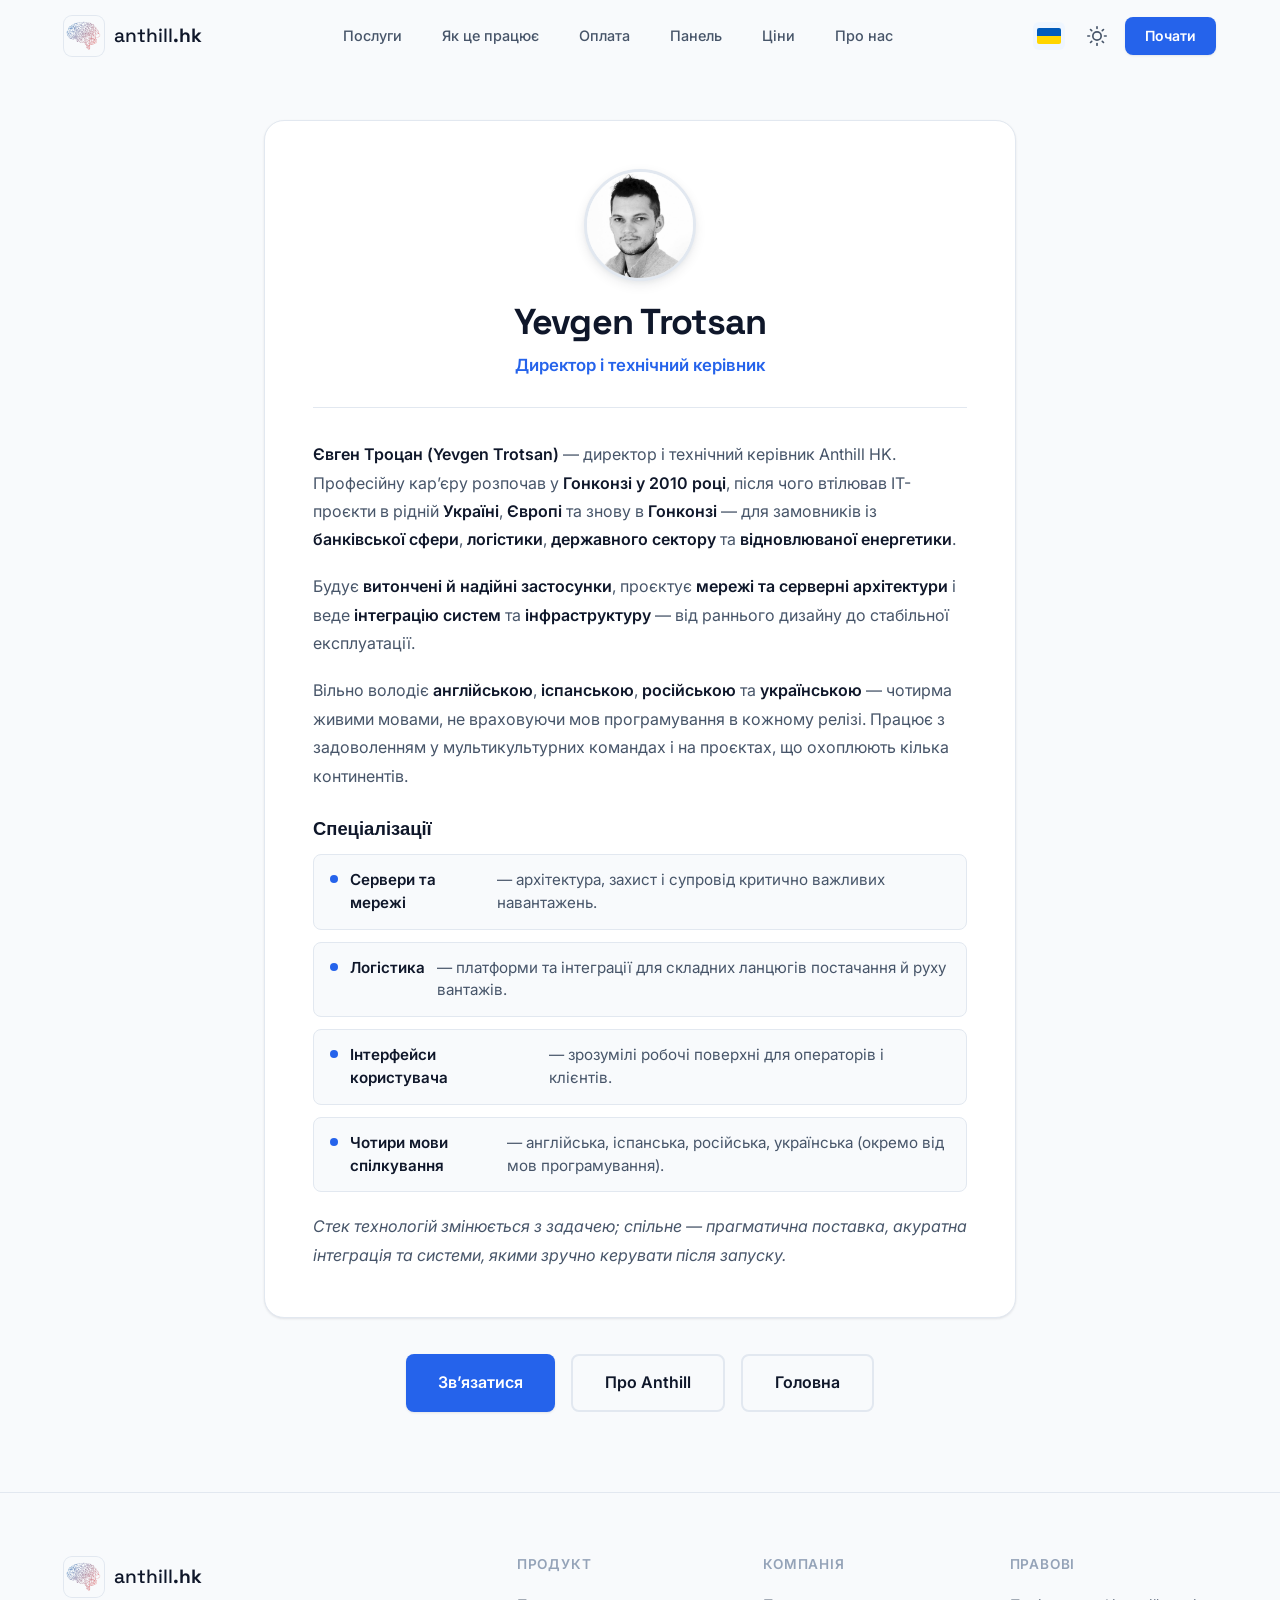
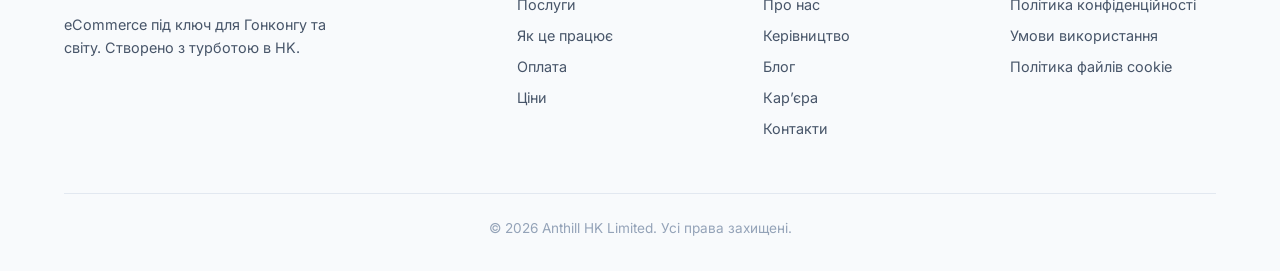
<file: uk/team/yevgen-trotsan/index.html>
<!DOCTYPE html>
<html lang="uk" data-theme="light">
<head>
  <meta charset="UTF-8">
  <meta name="viewport" content="width=device-width, initial-scale=1.0">
  <title>Євген Троцан — директор і технічний керівник | Anthill HK</title>
  <meta name="description" content="Євген Троцан, директор і технічний керівник Anthill HK. Банківська справа, логістика, державний сектор та відновлювана енергетика.">
  <link rel="preconnect" href="https://fonts.googleapis.com">
  <link rel="preconnect" href="https://fonts.gstatic.com" crossorigin>
  <link href="https://fonts.googleapis.com/css2?family=Inter:wght@400;500;600;700;800&family=Space+Grotesk:wght@500;700&display=swap" rel="stylesheet">
  <link rel="stylesheet" href="../../../css/theme.css">
  <link rel="stylesheet" href="../../../css/main.css">
  <link rel="icon" type="image/png" href="../../../assets/icons/favicon.png">
  <script src="../../../js/matomo.js" defer></script>
  <link rel="canonical" href="https://anthill.hk/uk/team/yevgen-trotsan/">
  <meta property="og:type" content="profile">
  <meta property="og:url" content="https://anthill.hk/uk/team/yevgen-trotsan/">
  <meta property="og:title" content="Євген Троцан — директор і технічний керівник | Anthill HK">
  <meta property="og:description" content="Технічне керівництво: банки, логістика, державний сектор, відновлювана енергетика.">
  <meta property="og:image" content="https://anthill.hk/assets/img/yevgen-trotsan.png">
  <meta name="twitter:card" content="summary_large_image">
  <link rel="alternate" hreflang="en" href="https://anthill.hk/team/yevgen-trotsan/">
  <link rel="alternate" hreflang="es" href="https://anthill.hk/es/team/yevgen-trotsan/">
  <link rel="alternate" hreflang="uk" href="https://anthill.hk/uk/team/yevgen-trotsan/">
  <link rel="alternate" hreflang="zh-Hant-HK" href="https://anthill.hk/hk/team/yevgen-trotsan/">
  <link rel="alternate" hreflang="x-default" href="https://anthill.hk/team/yevgen-trotsan/">
  <script type="application/ld+json">
  {"@context":"https://schema.org","@type":"Person","name":"Yevgen Trotsan","jobTitle":"Director & Technical Lead","image":"https://anthill.hk/assets/img/yevgen-trotsan.png","url":"https://anthill.hk/uk/team/yevgen-trotsan/","worksFor":{"@type":"Organization","name":"Anthill HK Limited","url":"https://anthill.hk"}}
  </script>
</head>
<body>
  <noscript>
    <p><img referrerpolicy="no-referrer-when-downgrade" src="https://matomo.matumi.anthill.hk/matomo.php?idsite=4&amp;rec=1" style="border:0;" alt="" /></p>
  </noscript>
  <a class="skip-link" href="#main">Перейти до основного контенту</a>
  <header class="site-header scrolled" id="site-header">
    <div class="container nav-wrap">
      <a href="/uk/" class="logo" aria-label="Anthill HK головна">
        <img class="logo-img" src="../../../assets/img/logo.png" alt="Anthill" width="40" height="40">
        <span class="logo-text">anthill<strong>.hk</strong></span>
      </a>
      <nav class="main-nav" id="main-nav" aria-label="Головна навігація">
        <ul>
          <li><a href="/uk/#services">Послуги</a></li>
          <li><a href="/uk/#how-it-works">Як це працює</a></li>
          <li><a href="/uk/#payments">Оплата</a></li>
          <li><a href="/uk/#dashboard">Панель</a></li>
          <li><a href="/uk/#pricing">Ціни</a></li>
          <li><a href="/uk/about/">Про нас</a></li>
        </ul>
      </nav>
      <div class="nav-actions">
        <div class="lang-switcher" aria-label="Мова сайту, змінити на:">
          <button class="lang-switcher-btn" type="button" aria-label="Українська" title="Українська"><svg viewBox="0 0 60 40" width="24" height="16"><rect width="60" height="20" fill="#005BBB"/><rect y="20" width="60" height="20" fill="#FFD500"/></svg></button>
          <div class="lang-switcher-menu">
            <a href="/team/yevgen-trotsan/" title="English" aria-label="Змінити на English"><svg viewBox="0 0 60 40" width="24" height="16"><rect width="60" height="40" fill="#012169"/><path d="M0 0l60 40M60 0L0 40" stroke="#fff" stroke-width="8"/><path d="M0 0l60 40M60 0L0 40" stroke="#C8102E" stroke-width="4"/><path d="M30 0v40M0 20h60" stroke="#fff" stroke-width="12"/><path d="M30 0v40M0 20h60" stroke="#C8102E" stroke-width="7"/></svg></a>
            <a href="/es/team/yevgen-trotsan/" title="Español" aria-label="Змінити на Español"><svg viewBox="0 0 60 40" width="24" height="16"><rect width="60" height="10" fill="#AA151B"/><rect y="10" width="60" height="20" fill="#F1BF00"/><rect y="30" width="60" height="10" fill="#AA151B"/></svg></a>
            <a href="/hk/team/yevgen-trotsan/" title="繁體中文" aria-label="Змінити на 繁體中文"><svg viewBox="0 0 60 40" width="24" height="16"><rect width="60" height="40" fill="#DE2910"/><g fill="#fff" transform="translate(30,20)"><ellipse rx="3" ry="7"/><ellipse rx="3" ry="7" transform="rotate(72)"/><ellipse rx="3" ry="7" transform="rotate(144)"/><ellipse rx="3" ry="7" transform="rotate(216)"/><ellipse rx="3" ry="7" transform="rotate(288)"/></g></svg></a>
          </div>
        </div>
        <button class="btn-icon theme-toggle" id="theme-toggle" aria-label="Перемкнути темну тему" title="Перемкнути темну тему">
          <svg class="icon-sun" viewBox="0 0 24 24" width="20" height="20"><circle cx="12" cy="12" r="5" stroke="currentColor" stroke-width="2" fill="none"/><g stroke="currentColor" stroke-width="2" stroke-linecap="round"><line x1="12" y1="1" x2="12" y2="3"/><line x1="12" y1="21" x2="12" y2="23"/><line x1="4.22" y1="4.22" x2="5.64" y2="5.64"/><line x1="18.36" y1="18.36" x2="19.78" y2="19.78"/><line x1="1" y1="12" x2="3" y2="12"/><line x1="21" y1="12" x2="23" y2="12"/><line x1="4.22" y1="19.78" x2="5.64" y2="18.36"/><line x1="18.36" y1="5.64" x2="19.78" y2="4.22"/></g></svg>
          <svg class="icon-moon" viewBox="0 0 24 24" width="20" height="20"><path d="M21 12.79A9 9 0 1111.21 3a7 7 0 009.79 9.79z" stroke="currentColor" stroke-width="2" fill="none" stroke-linejoin="round"/></svg>
        </button>
        <a href="/uk/#contact" class="btn btn-primary btn-sm">Почати</a>
        <button class="btn-icon mobile-menu-toggle" id="mobile-menu-toggle" aria-label="Відкрити меню" aria-expanded="false" aria-controls="main-nav" aria-haspopup="true">
          <span></span><span></span><span></span>
        </button>
      </div>
    </div>
  </header>

  <main id="main">
    <article class="section page-profile">
      <div class="container">
        <div class="profile-card">
          <header class="profile-header">
            <div class="profile-avatar">
              <img src="../../../assets/img/yevgen-trotsan.png" width="224" height="224" alt="Yevgen Trotsan, директор і технічний керівник">
            </div>
            <h1>Yevgen Trotsan</h1>
            <p class="profile-role">Директор і технічний керівник</p>
          </header>
          <div class="profile-prose">
            <p><strong>Євген Троцан (Yevgen Trotsan)</strong> — директор і технічний керівник Anthill HK. Професійну кар’єру розпочав у <strong>Гонконзі у 2010 році</strong>, після чого втілював ІТ-проєкти в рідній <strong>Україні</strong>, <strong>Європі</strong> та знову в <strong>Гонконзі</strong> — для замовників із <strong>банківської сфери</strong>, <strong>логістики</strong>, <strong>державного сектору</strong> та <strong>відновлюваної енергетики</strong>.</p>
            <p>Будує <strong>витончені й надійні застосунки</strong>, проєктує <strong>мережі та серверні архітектури</strong> і веде <strong>інтеграцію систем</strong> та <strong>інфраструктуру</strong> — від раннього дизайну до стабільної експлуатації.</p>
            <p>Вільно володіє <strong>англійською</strong>, <strong>іспанською</strong>, <strong>російською</strong> та <strong>українською</strong> — чотирма живими мовами, не враховуючи мов програмування в кожному релізі. Працює з задоволенням у мультикультурних командах і на проєктах, що охоплюють кілька континентів.</p>

            <h2>Спеціалізації</h2>
            <ul class="profile-specialties">
              <li><strong>Сервери та мережі</strong> — архітектура, захист і супровід критично важливих навантажень.</li>
              <li><strong>Логістика</strong> — платформи та інтеграції для складних ланцюгів постачання й руху вантажів.</li>
              <li><strong>Інтерфейси користувача</strong> — зрозумілі робочі поверхні для операторів і клієнтів.</li>
              <li><strong>Чотири мови спілкування</strong> — англійська, іспанська, російська, українська (окремо від мов програмування).</li>
            </ul>
            <p class="profile-lang-note">Стек технологій змінюється з задачею; спільне — прагматична поставка, акуратна інтеграція та системи, якими зручно керувати після запуску.</p>
          </div>
        </div>
        <div class="page-profile-actions">
          <a href="/uk/#contact" class="btn btn-primary btn-lg">Зв’язатися</a>
          <a href="/uk/about/" class="btn btn-outline btn-lg">Про Anthill</a>
          <a href="/uk/" class="btn btn-outline btn-lg">Головна</a>
        </div>
      </div>
    </article>
  </main>

  <footer class="site-footer">
    <div class="container">
      <div class="footer-grid">
        <div class="footer-brand">
          <a href="/uk/" class="logo">
            <img class="logo-img" src="../../../assets/img/logo.png" alt="Anthill" width="40" height="40">
            <span class="logo-text">anthill<strong>.hk</strong></span>
          </a>
          <p>eCommerce під ключ для Гонконгу та світу. Створено з турботою в HK.</p>
        </div>
        <div class="footer-links">
          <h4>Продукт</h4>
          <ul>
            <li><a href="/uk/#services">Послуги</a></li>
            <li><a href="/uk/#how-it-works">Як це працює</a></li>
            <li><a href="/uk/#payments">Оплата</a></li>
            <li><a href="/uk/#pricing">Ціни</a></li>
          </ul>
        </div>
        <div class="footer-links">
          <h4>Компанія</h4>
          <ul>
            <li><a href="/uk/about/">Про нас</a></li>
            <li><a href="/uk/team/yevgen-trotsan/">Керівництво</a></li>
            <li><a href="#">Блог</a></li>
            <li><a href="#">Кар’єра</a></li>
            <li><a href="/uk/#contact">Контакти</a></li>
          </ul>
        </div>
        <div class="footer-links">
          <h4>Правові</h4>
          <ul>
            <li><a href="#">Політика конфіденційності</a></li>
            <li><a href="#">Умови використання</a></li>
            <li><a href="#">Політика файлів cookie</a></li>
          </ul>
        </div>
      </div>
      <div class="footer-bottom">
        <p>&copy; 2026 Anthill HK Limited. Усі права захищені.</p>
      </div>
    </div>
  </footer>

  <script src="../../../js/config.js"></script>
  <script src="../../../js/main.js"></script>
</body>
</html>
</file>
<file: css/theme.css>
/* ============================================================
   THEME SYSTEM — anthill.hk
   Default: Light / Sunny / Clear-blue-sky Hong Kong skyline
   ============================================================ */

/* ---- Accessibility ---- */
.skip-link {
  position: absolute;
  top: -100%;
  left: 16px;
  z-index: 9999;
  padding: 8px 16px;
  background: var(--accent);
  color: var(--text-on-accent);
  font-weight: 600;
  border-radius: 0 0 var(--radius-sm) var(--radius-sm);
  text-decoration: none;
  transition: top 0.2s;
}
.skip-link:focus {
  top: 0;
}

:focus-visible {
  outline: 2px solid var(--accent);
  outline-offset: 3px;
}

/* ---- Accessibility ---- */

:root,
[data-theme="light"] {
  /* Sky & Skyline */
  --sky-top:        #3b9eed;
  --sky-bottom:     #a8dff7;
  --skyline-fill:   #1a365d;
  --water:          #60b8f0;

  /* Brand */
  --accent:         #2563eb;
  --accent-hover:   #1d4ed8;
  --accent-light:   #dbeafe;
  --accent-subtle:  #eff6ff;

  /* Surfaces */
  --bg:             #ffffff;
  --bg-alt:         #f8fafc;
  --bg-card:        #ffffff;
  --bg-elevated:    #ffffff;

  /* Text */
  --text:           #0f172a;
  --text-secondary: #475569;
  --text-muted:     #94a3b8;
  --text-on-accent: #ffffff;

  /* Borders */
  --border:         #e2e8f0;
  --border-light:   #f1f5f9;

  /* Misc */
  --radius:         12px;
  --radius-sm:      8px;
  --radius-lg:      20px;
  --shadow-sm:      0 1px 3px rgba(15,23,42,.06), 0 1px 2px rgba(15,23,42,.04);
  --shadow-md:      0 4px 12px rgba(15,23,42,.08), 0 2px 4px rgba(15,23,42,.04);
  --shadow-lg:      0 12px 40px rgba(15,23,42,.12), 0 4px 12px rgba(15,23,42,.06);
  --shadow-glow:    0 0 40px rgba(37,99,235,.15);

  /* Transitions */
  --transition:     0.25s cubic-bezier(.4,0,.2,1);

  /* Gradient */
  --gradient-text:  linear-gradient(135deg, #2563eb 0%, #0ea5e9 50%, #06b6d4 100%);
  --gradient-card:  linear-gradient(135deg, var(--accent-subtle) 0%, #fff 100%);

  color-scheme: light;
}

[data-theme="dark"] {
  --sky-top:        #0c1929;
  --sky-bottom:     #162033;
  --skyline-fill:   #60a5fa;
  --water:          #1e3a5f;

  --accent:         #60a5fa;
  --accent-hover:   #93c5fd;
  --accent-light:   #1e3a5f;
  --accent-subtle:  #0f1d32;

  --bg:             #0b1120;
  --bg-alt:         #111827;
  --bg-card:        #1a2332;
  --bg-elevated:    #1f2937;

  --text:           #f1f5f9;
  --text-secondary: #94a3b8;
  --text-muted:     #64748b;
  --text-on-accent: #0b1120;

  --border:         #1e293b;
  --border-light:   #1e293b;

  --shadow-sm:      0 1px 3px rgba(0,0,0,.3), 0 1px 2px rgba(0,0,0,.2);
  --shadow-md:      0 4px 12px rgba(0,0,0,.4), 0 2px 4px rgba(0,0,0,.2);
  --shadow-lg:      0 12px 40px rgba(0,0,0,.5), 0 4px 12px rgba(0,0,0,.3);
  --shadow-glow:    0 0 40px rgba(96,165,250,.2);

  --gradient-text:  linear-gradient(135deg, #60a5fa 0%, #38bdf8 50%, #22d3ee 100%);
  --gradient-card:  linear-gradient(135deg, #1a2332 0%, #0f1d32 100%);

  color-scheme: dark;
}
</file>
<file: css/main.css>
/* ============================================================
   MAIN STYLES — anthill.hk
   ============================================================ */

/* ---------- RESET ---------- */
*,*::before,*::after{box-sizing:border-box;margin:0;padding:0}
html{scroll-behavior:smooth;-webkit-text-size-adjust:100%}
body{font-family:'Inter',system-ui,-apple-system,sans-serif;background:var(--bg);color:var(--text);line-height:1.6;overflow-x:hidden;transition:background var(--transition),color var(--transition)}
img,svg{display:block;max-width:100%}
a{color:inherit;text-decoration:none}
ul{list-style:none}
button,input,textarea{font:inherit;border:none;outline:none;background:none}
h1,h2,h3,h4{font-family:'Space Grotesk','Inter',sans-serif;line-height:1.2;font-weight:700}

/* ---------- UTILITIES ---------- */
.container{width:100%;max-width:1200px;margin:0 auto;padding:0 24px}
.section{padding:100px 0;position:relative;z-index:1;background:var(--bg)}
.section-header{text-align:center;max-width:640px;margin:0 auto 64px}
.section-tag{display:inline-block;font-size:.8rem;font-weight:600;letter-spacing:.08em;text-transform:uppercase;color:var(--accent);background:color-mix(in srgb,var(--accent-light) 65%,transparent);backdrop-filter:blur(12px);-webkit-backdrop-filter:blur(12px);padding:6px 16px;border-radius:100px;margin-bottom:16px;border:1px solid color-mix(in srgb,var(--accent) 12%,transparent)}
.section-header h2{font-size:clamp(1.8rem,4vw,2.8rem);margin-bottom:16px}
.section-header p{font-size:1.1rem;color:var(--text-secondary)}
.gradient-text{background:var(--gradient-text);-webkit-background-clip:text;-webkit-text-fill-color:transparent;background-clip:text}

/* ---------- BUTTONS ---------- */
.btn{display:inline-flex;align-items:center;justify-content:center;gap:8px;font-weight:600;border-radius:var(--radius-sm);transition:all var(--transition);cursor:pointer;white-space:nowrap}
.btn-sm{padding:8px 20px;font-size:.875rem}
.btn-lg{padding:14px 32px;font-size:1rem}
.btn-block{width:100%;text-align:center}
.btn-primary{background:var(--accent);color:var(--text-on-accent);box-shadow:var(--shadow-sm)}
.btn-primary:hover{background:var(--accent-hover);box-shadow:var(--shadow-md);transform:translateY(-1px)}
.btn-outline{border:2px solid var(--border);color:var(--text);background:transparent}
.btn-outline:hover{border-color:var(--accent);color:var(--accent);background:var(--accent-subtle)}
.btn-icon{display:flex;align-items:center;justify-content:center;width:40px;height:40px;border-radius:var(--radius-sm);color:var(--text-secondary);transition:all var(--transition);cursor:pointer}
.btn-icon:hover{background:var(--bg-alt);color:var(--text)}

/* ---------- LANGUAGE SWITCHER ---------- */
.lang-switcher{position:relative;margin-right:4px}
.lang-switcher-btn{display:flex;align-items:center;justify-content:center;width:32px;height:28px;border:none;border-radius:6px;background:var(--accent-subtle);cursor:pointer;padding:0}
.lang-switcher-btn svg{width:24px;height:16px;border-radius:2px;flex-shrink:0}
.lang-switcher-menu{display:none;position:absolute;top:100%;right:0;margin-top:4px;background:var(--bg);border:1px solid var(--border);border-radius:8px;box-shadow:0 4px 12px rgba(0,0,0,.15);overflow:hidden;z-index:100;min-width:36px}
.lang-switcher.open .lang-switcher-menu{display:flex;flex-direction:column;align-items:stretch}
.lang-switcher-menu a{display:flex;align-items:center;justify-content:center;padding:6px 8px;text-decoration:none;opacity:.7;transition:all var(--transition)}
.lang-switcher-menu a:hover{opacity:1;background:var(--bg-alt)}
.lang-switcher-menu svg{width:24px;height:16px;border-radius:2px;flex-shrink:0}

/* ---------- NAV ---------- */
.site-header{position:fixed;top:0;left:0;right:0;z-index:100;background:transparent;transition:background var(--transition),box-shadow var(--transition),backdrop-filter var(--transition)}
.site-header.scrolled{background:color-mix(in srgb,var(--bg) 72%,transparent);backdrop-filter:blur(20px) saturate(1.4);-webkit-backdrop-filter:blur(20px) saturate(1.4);box-shadow:var(--shadow-sm)}
.nav-wrap{display:flex;align-items:center;justify-content:space-between;height:72px}
.logo{display:flex;align-items:center;gap:10px}
.logo-img{width:40px;height:40px;object-fit:contain;border-radius:var(--radius-sm);box-shadow:0 0 0 1px var(--border);display:inline-block}
.logo-text{font-family:'Space Grotesk',sans-serif;font-size:1.2rem;font-weight:500;color:var(--text)}
.logo-text strong{font-weight:700}
.main-nav ul{display:flex;gap:8px}
.main-nav a{display:block;padding:8px 16px;font-size:.9rem;font-weight:500;color:var(--text-secondary);border-radius:var(--radius-sm);transition:all var(--transition)}
.main-nav a:hover,.main-nav a.active{color:var(--accent);background:var(--accent-subtle)}
.nav-actions{display:flex;align-items:center;gap:8px}
.mobile-menu-toggle{display:none;flex-direction:column;gap:5px;width:40px;height:40px;align-items:center;justify-content:center}
.mobile-menu-toggle span{display:block;width:20px;height:2px;background:var(--text);border-radius:2px;transition:all var(--transition)}

/* Theme toggle icons */
.theme-toggle .icon-moon{display:none}
[data-theme="dark"] .theme-toggle .icon-sun{display:none}
[data-theme="dark"] .theme-toggle .icon-moon{display:block}

/* ---------- HERO ---------- */
.hero{position:relative;min-height:100vh;display:flex;align-items:center;padding:120px 0 80px;overflow:hidden}
/* Hero: CC video (Wikimedia Commons) + JPG poster / reduced-motion fallback — fixed backdrop */
.hero-bg-media{position:fixed;inset:0;pointer-events:none;overflow:hidden;background:url('../assets/img/hero-bg.jpg') center center/cover no-repeat;z-index:-1}
.hero-bg-media .hero-video{position:absolute;inset:0;width:100%;height:100%;object-fit:cover;object-position:center 28%}
@media (prefers-reduced-motion: reduce){
  .hero-bg-media .hero-video{display:none}
}
.hero-overlay{position:absolute;inset:0;background:linear-gradient(180deg,rgba(255,255,255,.55) 0%,rgba(248,250,252,.7) 60%,rgba(248,250,252,.92) 100%);backdrop-filter:blur(2px);-webkit-backdrop-filter:blur(2px);pointer-events:none}
[data-theme="dark"] .hero-overlay{background:linear-gradient(180deg,rgba(11,17,32,.5) 0%,rgba(11,17,32,.7) 60%,rgba(11,17,32,.92) 100%)}
.hero-content{position:relative;z-index:1;text-align:center;max-width:800px;margin:0 auto}
.hero-badge{display:inline-block;font-size:.8rem;font-weight:600;letter-spacing:.06em;text-transform:uppercase;color:var(--accent);background:color-mix(in srgb,var(--accent-light) 70%,transparent);backdrop-filter:blur(12px);-webkit-backdrop-filter:blur(12px);padding:8px 20px;border-radius:100px;margin-bottom:24px;border:1px solid color-mix(in srgb,var(--accent) 20%,transparent)}
.hero h1{font-size:clamp(2.2rem,5.5vw,4rem);margin-bottom:24px;letter-spacing:-.02em}
.hero-sub{font-size:clamp(1rem,2vw,1.25rem);color:var(--text-secondary);max-width:600px;margin:0 auto 40px}
.hero-actions{display:flex;gap:16px;justify-content:center;flex-wrap:wrap;margin-bottom:64px}
.hero-stats{display:flex;justify-content:center;gap:48px;flex-wrap:wrap}
.stat{text-align:center}
.stat strong{display:block;font-family:'Space Grotesk',sans-serif;font-size:1.8rem;color:var(--text)}
.stat span{font-size:.85rem;color:var(--text-muted)}

/* ---------- SERVICES GRID ---------- */
.services{background:var(--bg-alt)}
.services-grid{display:grid;grid-template-columns:repeat(3,1fr);gap:24px}
.service-card{background:color-mix(in srgb,var(--bg-card) 75%,transparent);backdrop-filter:blur(16px);-webkit-backdrop-filter:blur(16px);border:1px solid color-mix(in srgb,var(--border) 60%,transparent);border-radius:var(--radius-lg);padding:36px 32px;transition:all var(--transition)}
.service-card:hover{border-color:var(--accent);box-shadow:var(--shadow-glow);transform:translateY(-4px)}
.service-icon{width:56px;height:56px;display:flex;align-items:center;justify-content:center;background:color-mix(in srgb,var(--accent-subtle) 70%,transparent);backdrop-filter:blur(8px);-webkit-backdrop-filter:blur(8px);color:var(--accent);border-radius:var(--radius);margin-bottom:20px}
.service-card h3{font-size:1.15rem;margin-bottom:10px}
.service-card p{font-size:.95rem;color:var(--text-secondary);line-height:1.6}

/* ---------- HOW IT WORKS ---------- */
.steps-track{display:grid;grid-template-columns:repeat(4,1fr);gap:32px;position:relative}
.steps-track::before{content:'';position:absolute;top:28px;left:calc(12.5% + 28px);right:calc(12.5% + 28px);height:2px;background:var(--border)}
.step{text-align:center}
.step-num{width:56px;height:56px;display:flex;align-items:center;justify-content:center;font-family:'Space Grotesk',sans-serif;font-size:1.3rem;font-weight:700;background:var(--accent);color:var(--text-on-accent);border-radius:50%;margin:0 auto 20px;position:relative;z-index:1;box-shadow:0 0 0 6px var(--bg)}
.step-body h3{font-size:1.05rem;margin-bottom:8px}
.step-body p{font-size:.9rem;color:var(--text-secondary)}

/* ---------- PAYMENTS ---------- */
.payments{background:var(--bg-alt)}
.payment-grid{display:grid;grid-template-columns:repeat(4,1fr);gap:20px}
.payment-logo{background:color-mix(in srgb,var(--bg-card) 75%,transparent);backdrop-filter:blur(16px);-webkit-backdrop-filter:blur(16px);border:1px solid color-mix(in srgb,var(--border) 60%,transparent);border-radius:var(--radius);padding:28px 20px;text-align:center;transition:all var(--transition)}
.payment-logo:hover{border-color:var(--accent);box-shadow:var(--shadow-md);transform:translateY(-2px)}
.payment-logo-inner{display:flex;align-items:center;justify-content:center;min-height:40px}
.payment-logo-inner span{font-family:'Space Grotesk',sans-serif;font-weight:700;font-size:1rem;color:var(--text);letter-spacing:-.01em}
.payment-logo-inner svg{border-radius:6px}

/* ---------- DASHBOARD PREVIEW ---------- */
.dashboard-preview{margin-bottom:48px}
.dash-window{background:color-mix(in srgb,var(--bg-card) 80%,transparent);backdrop-filter:blur(20px);-webkit-backdrop-filter:blur(20px);border:1px solid color-mix(in srgb,var(--border) 60%,transparent);border-radius:var(--radius-lg);overflow:hidden;box-shadow:var(--shadow-lg)}
.dash-titlebar{display:flex;align-items:center;gap:8px;padding:12px 20px;background:var(--bg-alt);border-bottom:1px solid var(--border)}
.dot{width:12px;height:12px;border-radius:50%}
.dot.red{background:#ef4444}
.dot.yellow{background:#eab308}
.dot.green{background:#22c55e}
.dash-title{margin-left:12px;font-size:.8rem;color:var(--text-muted)}
.dash-body{display:flex;min-height:320px}
.dash-sidebar{width:180px;flex-shrink:0;padding:16px 0;border-right:1px solid var(--border);background:var(--bg-alt)}
.dash-nav-item{padding:8px 24px;font-size:.85rem;color:var(--text-secondary);cursor:pointer;transition:all var(--transition);user-select:none}
.dash-nav-item:hover{color:var(--text);background:color-mix(in srgb,var(--accent-subtle) 50%,transparent)}
.dash-nav-item.active{color:var(--accent);background:var(--accent-subtle);border-right:2px solid var(--accent);font-weight:600}
.dash-main{flex:1;padding:24px;transition:opacity .2s ease}
.dash-main.fading{opacity:0}
.dash-cards{display:grid;grid-template-columns:repeat(4,1fr);gap:16px;margin-bottom:24px}
.dash-metric{background:var(--bg-alt);border-radius:var(--radius-sm);padding:16px;border:1px solid var(--border)}
.dash-metric-label{display:block;font-size:.75rem;color:var(--text-muted);margin-bottom:4px}
.dash-metric-value{display:block;font-family:'Space Grotesk',sans-serif;font-size:1.4rem;font-weight:700;color:var(--text)}
.dash-metric-change{display:inline-block;font-size:.75rem;font-weight:600;margin-top:4px;padding:2px 8px;border-radius:100px}
.dash-metric-change.positive{color:#16a34a;background:rgba(22,163,74,.1)}
.dash-metric-change.neutral{color:var(--accent);background:var(--accent-subtle)}
.dash-chart{background:var(--bg-alt);border-radius:var(--radius-sm);padding:16px;border:1px solid var(--border);overflow:hidden}
.chart-line{width:100%;height:auto}

/* Dashboard tab content */
.dash-section-title{font-family:'Space Grotesk',sans-serif;font-size:1rem;font-weight:700;margin-bottom:16px;color:var(--text)}
.dash-table{border:1px solid var(--border);border-radius:var(--radius-sm);overflow:hidden;margin-bottom:16px}
.dash-table-head{display:grid;padding:10px 16px;background:var(--bg-alt);font-size:.72rem;font-weight:600;text-transform:uppercase;letter-spacing:.04em;color:var(--text-muted);border-bottom:1px solid var(--border)}
.dash-table-row{display:grid;padding:12px 16px;font-size:.82rem;color:var(--text-secondary);border-bottom:1px solid var(--border);align-items:center}
.dash-table-row:last-child{border-bottom:none}
.dash-table-row:hover{background:color-mix(in srgb,var(--accent-subtle) 30%,transparent)}
.dash-badge{display:inline-block;padding:2px 10px;border-radius:100px;font-size:.7rem;font-weight:600;white-space:nowrap}
.dash-badge.green{color:#16a34a;background:rgba(22,163,74,.1)}
.dash-badge.yellow{color:#ca8a04;background:rgba(202,138,4,.1)}
.dash-badge.red{color:#dc2626;background:rgba(220,38,38,.1)}
.dash-badge.blue{color:var(--accent);background:var(--accent-subtle)}
.dash-badge.gray{color:var(--text-muted);background:var(--bg-alt)}
.dash-toggle-row{display:flex;align-items:center;justify-content:space-between;padding:12px 16px;font-size:.85rem;color:var(--text-secondary);border-bottom:1px solid var(--border)}
.dash-toggle-row:last-child{border-bottom:none}
.dash-toggle-switch{width:36px;height:20px;border-radius:10px;position:relative;flex-shrink:0}
.dash-toggle-switch.on{background:var(--accent)}
.dash-toggle-switch.off{background:var(--border)}
.dash-toggle-switch::after{content:'';position:absolute;width:16px;height:16px;border-radius:50%;background:#fff;top:2px;transition:left .2s}
.dash-toggle-switch.on::after{left:18px}
.dash-toggle-switch.off::after{left:2px}
.dash-color-row{display:flex;gap:10px;margin-bottom:20px;flex-wrap:wrap}
.dash-color-swatch{width:36px;height:36px;border-radius:50%;border:3px solid var(--border)}
.dash-color-swatch.selected{border-color:var(--accent);box-shadow:0 0 0 2px var(--accent)}
.dash-font-row{padding:12px 16px;border:1px solid var(--border);border-radius:var(--radius-sm);margin-bottom:8px;font-size:.85rem;color:var(--text-secondary);display:flex;justify-content:space-between;align-items:center}
.dash-font-name{font-weight:600;color:var(--text)}

.dashboard-features{display:grid;grid-template-columns:repeat(4,1fr);gap:24px}
.dash-feature{background:var(--bg-card);border:1px solid var(--border);border-radius:var(--radius);padding:28px 24px;transition:all var(--transition)}
.dash-feature:hover{border-color:var(--accent);box-shadow:var(--shadow-md)}
.dash-feature h4{font-size:1rem;margin-bottom:8px}
.dash-feature p{font-size:.9rem;color:var(--text-secondary)}

/* ---------- PRICING ---------- */
.pricing{background:var(--bg-alt)}
.pricing-grid{display:grid;grid-template-columns:repeat(3,1fr);gap:24px;align-items:start}
.pricing-card{background:var(--bg-card);border:1px solid var(--border);border-radius:var(--radius-lg);padding:40px 32px;text-align:center;position:relative;transition:all var(--transition)}
.pricing-card:hover{box-shadow:var(--shadow-md);transform:translateY(-4px)}
.pricing-card.featured{border-color:var(--accent);box-shadow:var(--shadow-glow);transform:scale(1.04)}
.pricing-card.featured:hover{transform:scale(1.04) translateY(-4px)}
.pricing-badge{position:absolute;top:-14px;left:50%;transform:translateX(-50%);background:var(--accent);color:var(--text-on-accent);font-size:.75rem;font-weight:700;letter-spacing:.04em;text-transform:uppercase;padding:6px 20px;border-radius:100px}
.pricing-tier{font-size:1rem;font-weight:600;color:var(--text-secondary);margin-bottom:12px}
.pricing-price{font-family:'Space Grotesk',sans-serif;font-size:3rem;font-weight:700;margin-bottom:28px}
.pricing-price .currency{font-size:1.2rem;vertical-align:super;margin-right:2px;color:var(--text-muted)}
.pricing-price .period{font-size:1rem;font-weight:500;color:var(--text-muted)}
.pricing-features{margin-bottom:32px}
.pricing-features li{padding:10px 0;font-size:.95rem;color:var(--text-secondary);border-bottom:1px solid var(--border-light)}
.pricing-features li:last-child{border-bottom:none}

/* ---------- CTA / CONTACT ---------- */
.cta{background:linear-gradient(135deg,var(--accent) 0%,#0ea5e9 100%);color:#fff}
.cta-inner{text-align:center;max-width:640px;margin:0 auto}
.cta-inner h2{font-size:clamp(1.8rem,4vw,2.8rem);margin-bottom:16px;color:#fff}
.cta-inner>p{font-size:1.1rem;opacity:.9;margin-bottom:32px}
.contact-form{max-width:520px;margin:0 auto;text-align:left}
.contact-form .form-row{display:grid;grid-template-columns:1fr 1fr;gap:12px;margin-bottom:12px}
.contact-form .form-row.full{grid-template-columns:1fr}
.contact-form input,.contact-form textarea{width:100%;padding:14px 20px;border-radius:var(--radius-sm);background:rgba(255,255,255,.15);border:1px solid rgba(255,255,255,.25);color:#fff;font-size:.95rem;backdrop-filter:blur(4px);font-family:inherit;transition:border-color var(--transition)}
.contact-form input:focus,.contact-form textarea:focus{border-color:rgba(255,255,255,.6);background:rgba(255,255,255,.2)}
.contact-form input::placeholder,.contact-form textarea::placeholder{color:rgba(255,255,255,.6)}
.contact-form textarea{resize:vertical;min-height:100px}
.contact-form .btn-primary{background:#fff;color:var(--accent);flex-shrink:0;width:100%;margin-top:4px}
.contact-form .btn-primary:hover{background:#f1f5f9;transform:translateY(-1px)}
.contact-form .btn-primary:disabled{opacity:.7;cursor:not-allowed;transform:none}
.form-note{font-size:.85rem;opacity:.75;text-align:center;margin-top:16px}

/* ---------- FOOTER ---------- */
.site-footer{background:var(--bg-alt);border-top:1px solid var(--border);padding:64px 0 32px;position:relative;z-index:1}
.footer-grid{display:grid;grid-template-columns:2fr 1fr 1fr 1fr;gap:40px;margin-bottom:48px}
.footer-brand .logo{margin-bottom:16px}
.footer-brand p{font-size:.9rem;color:var(--text-secondary);max-width:280px}
.footer-links h4{font-size:.85rem;font-weight:600;text-transform:uppercase;letter-spacing:.06em;color:var(--text-muted);margin-bottom:16px}
.footer-links a{display:block;padding:4px 0;font-size:.9rem;color:var(--text-secondary);transition:color var(--transition)}
.footer-links a:hover{color:var(--accent)}
.footer-bottom{border-top:1px solid var(--border);padding-top:24px;text-align:center;font-size:.85rem;color:var(--text-muted)}
.photo-credit{margin-top:8px;font-size:.75rem;opacity:.6}
.photo-credit a{text-decoration:underline;color:inherit}

/* ---------- ANIMATIONS ---------- */
[data-animate]{opacity:0;transform:translateY(24px);transition:opacity .6s cubic-bezier(.4,0,.2,1),transform .6s cubic-bezier(.4,0,.2,1)}
[data-animate].visible{opacity:1;transform:translateY(0)}

/* Staggered children */
.services-grid [data-animate]:nth-child(2){transition-delay:.08s}
.services-grid [data-animate]:nth-child(3){transition-delay:.16s}
.services-grid [data-animate]:nth-child(4){transition-delay:.24s}
.services-grid [data-animate]:nth-child(5){transition-delay:.32s}
.services-grid [data-animate]:nth-child(6){transition-delay:.4s}
.payment-grid [data-animate]:nth-child(2){transition-delay:.04s}
.payment-grid [data-animate]:nth-child(3){transition-delay:.08s}
.payment-grid [data-animate]:nth-child(4){transition-delay:.12s}
.payment-grid [data-animate]:nth-child(5){transition-delay:.16s}
.payment-grid [data-animate]:nth-child(6){transition-delay:.2s}
.payment-grid [data-animate]:nth-child(7){transition-delay:.24s}
.payment-grid [data-animate]:nth-child(8){transition-delay:.28s}
.payment-grid [data-animate]:nth-child(9){transition-delay:.32s}
.payment-grid [data-animate]:nth-child(10){transition-delay:.36s}
.payment-grid [data-animate]:nth-child(11){transition-delay:.4s}
.payment-grid [data-animate]:nth-child(12){transition-delay:.44s}
.steps-track [data-animate]:nth-child(2){transition-delay:.12s}
.steps-track [data-animate]:nth-child(3){transition-delay:.24s}
.steps-track [data-animate]:nth-child(4){transition-delay:.36s}
.pricing-grid [data-animate]:nth-child(2){transition-delay:.1s}
.pricing-grid [data-animate]:nth-child(3){transition-delay:.2s}

/* ---------- RESPONSIVE ---------- */
@media(max-width:1024px){
  .services-grid{grid-template-columns:repeat(2,1fr)}
  .dashboard-features{grid-template-columns:repeat(2,1fr)}
  .dash-cards{grid-template-columns:repeat(2,1fr)}
  .footer-grid{grid-template-columns:1fr 1fr}
}

@media(max-width:768px){
  .section{padding:72px 0}
  .main-nav{display:none;position:absolute;top:72px;left:0;right:0;background:var(--bg);border-bottom:1px solid var(--border);padding:16px 24px;box-shadow:var(--shadow-md)}
  .main-nav.open{display:block}
  .main-nav ul{flex-direction:column;gap:4px}
  .mobile-menu-toggle{display:flex}
  .steps-track{grid-template-columns:1fr 1fr;gap:24px}
  .steps-track::before{display:none}
  .payment-grid{grid-template-columns:repeat(3,1fr);gap:12px}
  .pricing-grid{grid-template-columns:1fr;max-width:420px;margin-left:auto;margin-right:auto}
  .pricing-card.featured{transform:none}
  .pricing-card.featured:hover{transform:translateY(-4px)}
  .hero-stats{gap:24px}
  .stat strong{font-size:1.4rem}
  .dash-sidebar{width:120px}
  .dash-cards{grid-template-columns:repeat(2,1fr)}
  .footer-grid{grid-template-columns:1fr;gap:32px}
  .dashboard-features{grid-template-columns:1fr}
  .contact-form .form-row{grid-template-columns:1fr}
}

@media(max-width:480px){
  .container{padding:0 16px}
  .hero h1{font-size:1.8rem}
  .services-grid{grid-template-columns:1fr}
  .steps-track{grid-template-columns:1fr}
  .payment-grid{grid-template-columns:repeat(2,1fr)}
  .hero-actions{flex-direction:column;align-items:center}
  .hero-actions .btn{width:100%;max-width:280px}
  .dash-body{flex-direction:column}
  .dash-sidebar{width:100%;border-right:none;border-bottom:1px solid var(--border);display:flex;overflow-x:auto;padding:8px}
  .dash-nav-item{white-space:nowrap;padding:8px 16px}
  .dash-nav-item.active{border-right:none;border-bottom:2px solid var(--accent)}
}

/* ---------- ABOUT PAGE ---------- */
.page-about{padding:120px 0 80px;min-height:70vh;background:var(--bg-alt)}
.page-about-header{text-align:center;max-width:760px;margin:0 auto 40px;padding:0 8px}
.page-about-header .section-tag{margin-bottom:16px}
.page-about-header h1{font-size:clamp(2rem,5vw,2.75rem);margin-bottom:12px;letter-spacing:-.02em}
.page-about-lead{font-size:1.1rem;color:var(--text-secondary);max-width:620px;margin:0 auto;line-height:1.65}
.about-prose{max-width:720px;margin:0 auto;background:var(--bg-card);border:1px solid var(--border);border-radius:var(--radius-lg);padding:clamp(28px,4vw,44px) clamp(24px,4vw,40px);box-shadow:var(--shadow-sm)}
.about-prose p{margin-bottom:1.25rem;font-size:1rem;line-height:1.78;color:var(--text-secondary)}
.about-prose p:last-child{margin-bottom:0}
.about-prose strong{color:var(--text);font-weight:600}
.about-prose h2{font-family:'Space Grotesk',sans-serif;font-size:1.2rem;font-weight:700;color:var(--text);margin:32px 0 14px;letter-spacing:-.02em}
.about-figure{margin:24px 0 8px;border-radius:var(--radius-lg);overflow:hidden;border:1px solid var(--border);background:var(--bg-alt);box-shadow:var(--shadow-sm)}
.about-figure img{display:block;width:100%;height:auto;vertical-align:middle}
.about-figure figcaption{padding:14px 18px;font-size:.88rem;color:var(--text-muted);line-height:1.55;border-top:1px solid var(--border);background:var(--bg-card)}
.page-about-actions{display:flex;gap:16px;justify-content:center;flex-wrap:wrap;margin-top:40px}
@media(max-width:768px){.page-about{padding:96px 0 64px}}

/* ---------- TEAM / PROFILE ---------- */
.page-profile{padding:120px 0 80px;min-height:70vh;background:var(--bg-alt)}
.page-profile .container{max-width:800px}
.profile-card{background:var(--bg-card);border:1px solid var(--border);border-radius:var(--radius-lg);padding:clamp(28px,4vw,48px);box-shadow:var(--shadow-sm)}
.profile-header{display:flex;flex-direction:column;align-items:center;text-align:center;margin-bottom:32px;padding-bottom:28px;border-bottom:1px solid var(--border)}
.profile-avatar{width:112px;height:112px;border-radius:50%;overflow:hidden;flex-shrink:0;margin-bottom:20px;border:3px solid var(--border);box-shadow:var(--shadow-md);background:var(--bg-alt)}
.profile-avatar img{width:100%;height:100%;object-fit:cover;object-position:center 18%;display:block}
.profile-header h1{font-size:clamp(1.75rem,4vw,2.25rem);margin-bottom:8px;letter-spacing:-.02em}
.profile-role{font-size:1.05rem;font-weight:600;color:var(--accent);margin:0}
.profile-prose p{margin-bottom:1.15rem;font-size:1rem;line-height:1.78;color:var(--text-secondary)}
.profile-prose p:last-of-type{margin-bottom:0}
.profile-prose strong{color:var(--text);font-weight:600}
.profile-prose h2{font-family:'Space Grotesk',sans-serif;font-size:1.15rem;font-weight:700;color:var(--text);margin:28px 0 14px}
.profile-specialties{list-style:none;margin:0;padding:0;display:grid;gap:12px}
.profile-specialties li{display:flex;align-items:flex-start;gap:12px;padding:14px 16px;background:var(--bg-alt);border:1px solid var(--border);border-radius:var(--radius-sm);font-size:.95rem;color:var(--text-secondary);line-height:1.5}
.profile-specialties li::before{content:'';width:8px;height:8px;margin-top:6px;border-radius:50%;background:var(--accent);flex-shrink:0}
.profile-lang-note{font-size:.9rem;color:var(--text-muted);font-style:italic;margin-top:20px;line-height:1.6}
.page-profile-actions{display:flex;gap:16px;justify-content:center;flex-wrap:wrap;margin-top:36px}
@media(max-width:768px){.page-profile{padding:96px 0 64px}}
</file>
